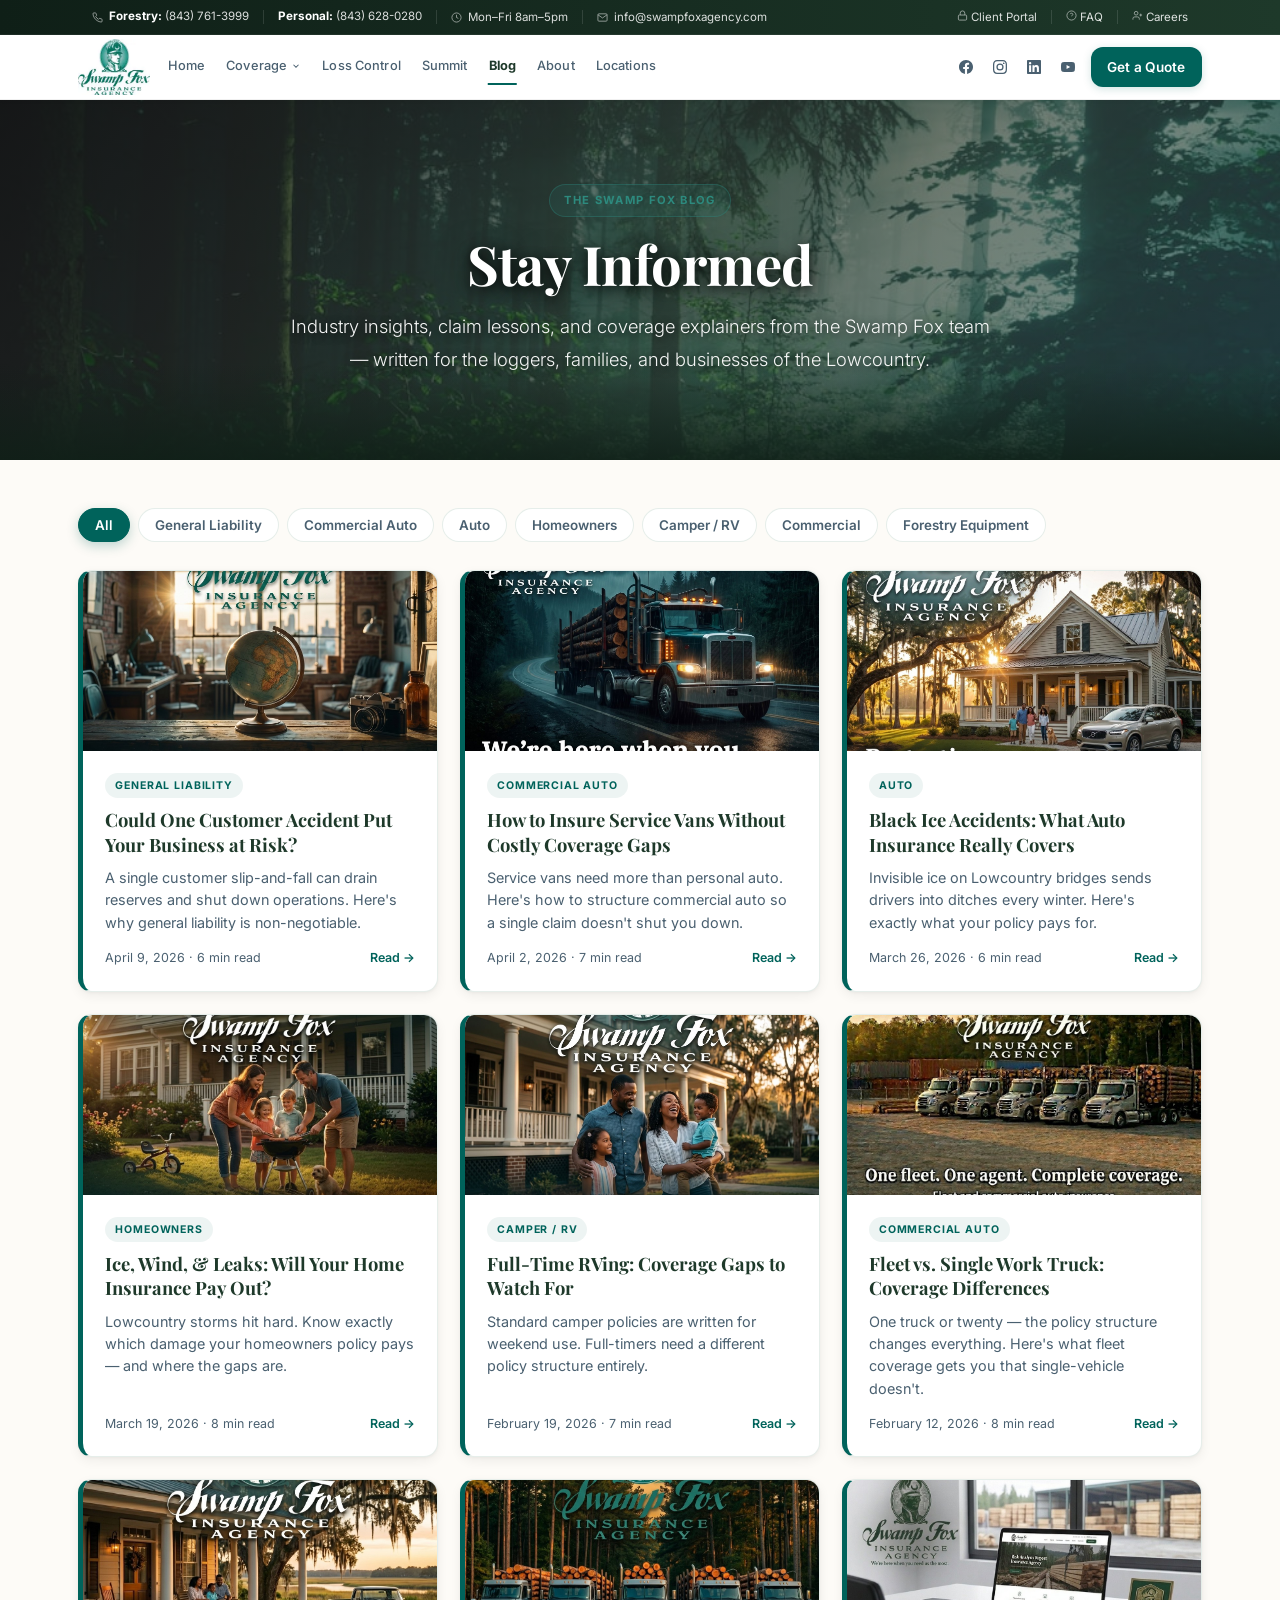
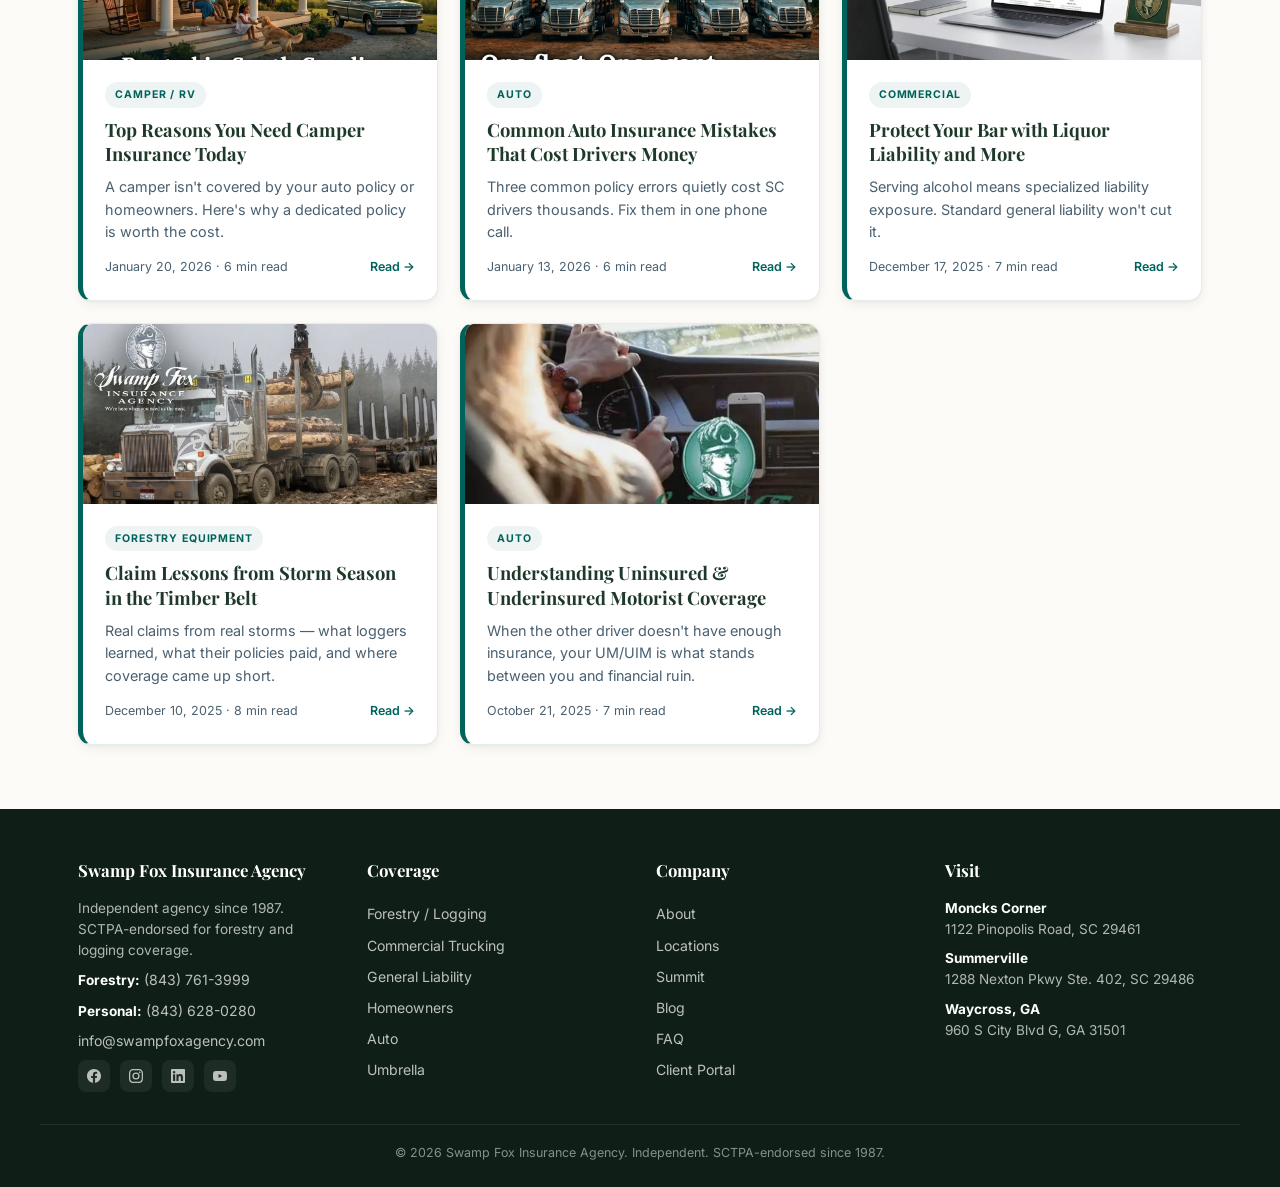
<file: blog/index.html>
<!DOCTYPE html>
<html lang="en">
<head>
<meta charset="UTF-8">
<meta name="viewport" content="width=device-width,initial-scale=1">
<title>Insurance Insights &amp; Industry News | Swamp Fox Insurance Agency Blog — Moncks Corner, SC</title>
<meta name="description" content="Practical insurance guidance from Swamp Fox Insurance Agency: logging &amp; forestry claims, commercial trucking, homeowners, auto, RV, liquor liability, and personal lines coverage tips for South Carolina families and businesses. SCTPA-endorsed since 1987.">
<meta name="keywords" content="insurance blog South Carolina, logging insurance news, forestry insurance articles, commercial trucking insurance, homeowners insurance tips SC, auto insurance Moncks Corner, UM UIM coverage, camper RV insurance, liquor liability, general liability small business, Swamp Fox Insurance Agency">
<meta name="robots" content="index, follow, max-image-preview:large, max-snippet:-1">
<meta name="googlebot" content="index, follow, max-image-preview:large, max-snippet:-1">
<meta name="author" content="Swamp Fox Insurance Agency">
<meta name="geo.region" content="US-SC">
<meta name="geo.placename" content="Moncks Corner, South Carolina">
<link rel="canonical" href="https://bensachwitz-ctrl.github.io/swampfoxweb/blog/">
<meta property="og:type" content="website">
<meta property="og:url" content="https://bensachwitz-ctrl.github.io/swampfoxweb/blog/">
<meta property="og:title" content="Swamp Fox Insurance Agency Blog | SC Logging, Forestry &amp; Family Insurance Insights">
<meta property="og:description" content="Practical insurance guidance for South Carolina families and businesses — logging, forestry, commercial trucking, homeowners, auto, RV, and liability coverage explained.">
<meta property="og:image" content="https://bensachwitz-ctrl.github.io/swampfoxweb/images/home-hero-bg.jpg">
<meta property="og:site_name" content="Swamp Fox Insurance Agency">
<meta name="twitter:card" content="summary_large_image">
<meta name="twitter:site" content="@swampfoxagency">
<meta name="twitter:title" content="Swamp Fox Insurance Agency Blog">
<meta name="twitter:description" content="Practical insurance guidance for SC families and businesses — logging, trucking, home, auto, RV, and liability coverage explained.">
<meta name="twitter:image" content="https://bensachwitz-ctrl.github.io/swampfoxweb/images/home-hero-bg.jpg">
<meta name="theme-color" content="#1E392A">
<script type="application/ld+json">
{"@context":"https://schema.org","@type":"Blog","@id":"https://bensachwitz-ctrl.github.io/swampfoxweb/blog/#blog","name":"Swamp Fox Insurance Agency Blog","description":"Insurance insights, claim lessons, and coverage guides from an SCTPA-endorsed independent agency serving the Southeast since 1987.","inLanguage":"en-US","publisher":{"@type":"Organization","@id":"https://swampfoxagency.com/#agency","name":"Swamp Fox Insurance Agency","logo":{"@type":"ImageObject","url":"https://bensachwitz-ctrl.github.io/swampfoxweb/images/logo-swamp-fox-nav.webp"}},"url":"https://bensachwitz-ctrl.github.io/swampfoxweb/blog/"}
</script>
<script type="application/ld+json">
{"@context":"https://schema.org","@type":"BreadcrumbList","itemListElement":[{"@type":"ListItem","position":1,"name":"Home","item":"https://bensachwitz-ctrl.github.io/swampfoxweb/"},{"@type":"ListItem","position":2,"name":"Blog","item":"https://bensachwitz-ctrl.github.io/swampfoxweb/blog/"}]}
</script>
<link rel="icon" type="image/svg+xml" href="data:image/svg+xml,<svg xmlns='http://www.w3.org/2000/svg' viewBox='0 0 32 32'><rect width='32' height='32' rx='5' fill='%231E392A'/><path d='M16 5L10 14h3l-2 6h10l-2-6h3L16 5z' fill='%232D8A7E'/><path d='M16 24v3' stroke='%232D8A7E' stroke-width='2' stroke-linecap='round'/></svg>">
<link rel="preconnect" href="https://fonts.googleapis.com">
<link rel="preconnect" href="https://fonts.gstatic.com" crossorigin>
<link href="https://fonts.googleapis.com/css2?family=Playfair+Display:wght@400;600;700&family=Inter:wght@300;400;500;600;700&display=swap" rel="stylesheet">
<link rel="stylesheet" href="blog.css">
<script src="nav.js" defer></script>
</head>
<body>

<!-- Top contact bar -->
<div class="nav-topbar">
  <div class="wrap">
    <div class="nav-topbar-inner">
      <span class="nav-info-item"><svg width="11" height="11" fill="none" stroke="currentColor" stroke-width="2" viewBox="0 0 24 24"><path d="M22 16.92v3a2 2 0 01-2.18 2 19.79 19.79 0 01-8.63-3.07 19.5 19.5 0 01-6-6 19.79 19.79 0 01-3.07-8.67A2 2 0 014.11 2h3a2 2 0 012 1.72c.127.96.361 1.903.7 2.81a2 2 0 01-.45 2.11L8.09 9.91a16 16 0 006 6l1.27-1.27a2 2 0 012.11-.45c.907.339 1.85.573 2.81.7A2 2 0 0122 16.92z"/></svg> <a href="tel:8437613999"><strong>Forestry:</strong>&nbsp;(843)&nbsp;761-3999</a></span>
      <span class="nav-topbar-div"></span>
      <span class="nav-info-item"><a href="tel:8436280280"><strong>Personal:</strong>&nbsp;(843)&nbsp;628-0280</a></span>
      <span class="nav-topbar-div"></span>
      <span class="nav-info-item"><svg width="11" height="11" fill="none" stroke="currentColor" stroke-width="2" viewBox="0 0 24 24"><circle cx="12" cy="12" r="10"/><polyline points="12 6 12 12 16 14"/></svg> Mon–Fri 8am–5pm</span>
      <span class="nav-topbar-div"></span>
      <span class="nav-info-item"><svg width="11" height="11" fill="none" stroke="currentColor" stroke-width="2" viewBox="0 0 24 24"><path d="M4 4h16c1.1 0 2 .9 2 2v12c0 1.1-.9 2-2 2H4c-1.1 0-2-.9-2-2V6c0-1.1.9-2 2-2z"/><polyline points="22,6 12,13 2,6"/></svg> <a href="mailto:info@swampfoxagency.com">info@swampfoxagency.com</a></span>
      <span class="nav-topbar-div nav-topbar-spacer"></span>
      <span class="nav-info-item"><a href="https://portal.csr24.com/mvc/7613999" target="_blank" rel="noopener"><svg width="11" height="11" fill="none" stroke="currentColor" stroke-width="2" viewBox="0 0 24 24"><rect x="3" y="11" width="18" height="11" rx="2"/><path d="M7 11V7a5 5 0 0110 0v4"/></svg> Client&nbsp;Portal</a></span>
      <span class="nav-topbar-div"></span>
      <span class="nav-info-item"><a href="../#faq"><svg width="11" height="11" fill="none" stroke="currentColor" stroke-width="2" viewBox="0 0 24 24"><circle cx="12" cy="12" r="10"/><path d="M9.09 9a3 3 0 015.83 1c0 2-3 3-3 3M12 17h.01"/></svg> FAQ</a></span>
      <span class="nav-topbar-div"></span>
      <span class="nav-info-item"><a href="https://www.linkedin.com/company/swamp-fox-agency/jobs/" target="_blank" rel="noopener"><svg width="11" height="11" fill="none" stroke="currentColor" stroke-width="2" viewBox="0 0 24 24"><path d="M16 21v-2a4 4 0 00-4-4H6a4 4 0 00-4 4v2"/><circle cx="9" cy="7" r="4"/><path d="M22 11h-6M19 8v6"/></svg> Careers</a></span>
    </div>
  </div>
</div>

<nav class="nav" id="siteNav">
  <div class="wrap">
    <div class="nav-inner">
      <a class="nav-logo" href="../" aria-label="Swamp Fox Insurance Agency — Home">
        <img src="../images/logo-swamp-fox-nav.webp" alt="Swamp Fox Insurance Agency">
      </a>
      <div class="nav-links" id="navLinks">
        <div class="nav-link-wrap"><a class="nav-link" href="../">Home</a></div>
        <div class="nav-link-wrap" id="navCoverage">
          <a class="nav-link" href="../#services" aria-haspopup="true" aria-expanded="false">
            <span>Coverage</span>
            <svg width="10" height="10" fill="none" stroke="currentColor" stroke-width="2.5" viewBox="0 0 24 24" style="margin-left:4px;transition:transform .25s ease"><path d="M6 9l6 6 6-6"/></svg>
          </a>
          <div class="nav-dropdown" role="menu">
          <a class="nav-dropdown-item" href="../#forestry">
            <div class="nav-dd-icon"><svg width="18" height="18" fill="none" stroke="currentColor" stroke-width="2" viewBox="0 0 24 24"><path d="M12 3L4 14h4l-3 7h14l-3-7h4L12 3z"/></svg></div>
            <div>
              <div class="nav-dd-label">Forestry / Logging</div>
              <div class="nav-dd-desc">Logger's broad form, equipment, liability</div>
            </div>
          </a>
          <a class="nav-dropdown-item" href="../#trucking">
            <div class="nav-dd-icon"><svg width="18" height="18" fill="none" stroke="currentColor" stroke-width="2" viewBox="0 0 24 24"><rect x="1" y="3" width="15" height="13" rx="2"/><path d="M16 8h4l3 3.5V16h-7V8z"/><circle cx="5.5" cy="18.5" r="2.5"/><circle cx="18.5" cy="18.5" r="2.5"/></svg></div>
            <div>
              <div class="nav-dd-label">Commercial Trucking</div>
              <div class="nav-dd-desc">Auto, cargo, FMCSA filings, fleets</div>
            </div>
          </a>
          <a class="nav-dropdown-item" href="../#cargo">
            <div class="nav-dd-icon"><svg width="18" height="18" fill="none" stroke="currentColor" stroke-width="2" viewBox="0 0 24 24"><path d="M21 16V8a2 2 0 00-1-1.73l-7-4a2 2 0 00-2 0l-7 4A2 2 0 003 8v8a2 2 0 001 1.73l7 4a2 2 0 002 0l7-4A2 2 0 0021 16z"/></svg></div>
            <div>
              <div class="nav-dd-label">Cargo & Physical Damage</div>
              <div class="nav-dd-desc">Motor truck cargo, trailer interchange</div>
            </div>
          </a>
          <a class="nav-dropdown-item" href="../#gl">
            <div class="nav-dd-icon"><svg width="18" height="18" fill="none" stroke="currentColor" stroke-width="2" viewBox="0 0 24 24"><path d="M12 22s8-4 8-10V5l-8-3-8 3v7c0 6 8 10 8 10z"/></svg></div>
            <div>
              <div class="nav-dd-label">General Liability</div>
              <div class="nav-dd-desc">Business liability & commercial property</div>
            </div>
          </a>
          <a class="nav-dropdown-item" href="../#homeins">
            <div class="nav-dd-icon"><svg width="18" height="18" fill="none" stroke="currentColor" stroke-width="2" viewBox="0 0 24 24"><path d="M3 9l9-7 9 7v11a2 2 0 01-2 2H5a2 2 0 01-2-2z"/><path d="M9 22V12h6v10"/></svg></div>
            <div>
              <div class="nav-dd-label">Homeowners</div>
              <div class="nav-dd-desc">Dwelling, contents, liability, flood</div>
            </div>
          </a>
          <a class="nav-dropdown-item" href="../#autoins">
            <div class="nav-dd-icon"><svg width="18" height="18" fill="none" stroke="currentColor" stroke-width="2" viewBox="0 0 24 24"><path d="M5 17h14M5 17a2 2 0 01-2-2V9a2 2 0 012-2h1l2-3h8l2 3h1a2 2 0 012 2v6a2 2 0 01-2 2M5 17a2 2 0 100 4 2 2 0 000-4zM19 17a2 2 0 100 4 2 2 0 000-4z"/></svg></div>
            <div>
              <div class="nav-dd-label">Auto Insurance</div>
              <div class="nav-dd-desc">Car, truck, motorcycle, boat, ATV</div>
            </div>
          </a>
          <a class="nav-dropdown-item" href="../#life">
            <div class="nav-dd-icon"><svg width="18" height="18" fill="none" stroke="currentColor" stroke-width="2" viewBox="0 0 24 24"><path d="M20.84 4.61a5.5 5.5 0 00-7.78 0L12 5.67l-1.06-1.06a5.5 5.5 0 00-7.78 7.78l1.06 1.06L12 21.23l7.78-7.78 1.06-1.06a5.5 5.5 0 000-7.78z"/></svg></div>
            <div>
              <div class="nav-dd-label">Life & Health</div>
              <div class="nav-dd-desc">Term, whole life, individual health</div>
            </div>
          </a>
          <a class="nav-dropdown-item" href="../#umbrella">
            <div class="nav-dd-icon"><svg width="18" height="18" fill="none" stroke="currentColor" stroke-width="2" viewBox="0 0 24 24"><path d="M12 2v2M12 22v-6M4.93 4.93l1.41 1.41M17.66 17.66l1.41 1.41M2 12h2M22 12h-2M4.93 19.07l1.41-1.41M17.66 6.34l1.41-1.41"/><path d="M22 12a10 10 0 00-20 0h20z"/></svg></div>
            <div>
              <div class="nav-dd-label">Umbrella & Excess</div>
              <div class="nav-dd-desc">Excess liability above primary limits</div>
            </div>
          </a>
          </div>
        </div>
        <div class="nav-link-wrap"><a class="nav-link" href="../#losscontrol">Loss Control</a></div>
        <div class="nav-link-wrap"><a class="nav-link" href="../#summit">Summit</a></div>
        <div class="nav-link-wrap"><a class="nav-link active" href="index.html">Blog</a></div>
        <div class="nav-link-wrap"><a class="nav-link" href="../#about">About</a></div>
        <div class="nav-link-wrap"><a class="nav-link" href="../#locations">Locations</a></div>
      </div>
      <div class="nav-right">
        <div class="nav-social">
          <a href="https://www.facebook.com/SFOXAGENCY/" target="_blank" rel="noopener" aria-label="Facebook"><svg width="14" height="14" fill="currentColor" viewBox="0 0 24 24"><path d="M24 12.073c0-6.627-5.373-12-12-12s-12 5.373-12 12c0 5.99 4.388 10.954 10.125 11.854v-8.385H7.078v-3.47h3.047V9.43c0-3.007 1.792-4.669 4.533-4.669 1.312 0 2.686.235 2.686.235v2.953H15.83c-1.491 0-1.956.925-1.956 1.874v2.25h3.328l-.532 3.47h-2.796v8.385C19.612 23.027 24 18.062 24 12.073z"/></svg></a>
          <a href="https://www.instagram.com/swampfoxagency/" target="_blank" rel="noopener" aria-label="Instagram"><svg width="14" height="14" fill="currentColor" viewBox="0 0 24 24"><path d="M12 2.163c3.204 0 3.584.012 4.85.07 3.252.148 4.771 1.691 4.919 4.919.058 1.265.069 1.645.069 4.849 0 3.205-.012 3.584-.069 4.849-.149 3.225-1.664 4.771-4.919 4.919-1.266.058-1.644.07-4.85.07-3.204 0-3.584-.012-4.849-.07-3.26-.149-4.771-1.699-4.919-4.92-.058-1.265-.07-1.644-.07-4.849 0-3.204.013-3.583.07-4.849.149-3.227 1.664-4.771 4.919-4.919 1.266-.057 1.645-.069 4.849-.069zM12 0C8.741 0 8.333.014 7.053.072 2.695.272.273 2.69.073 7.052.014 8.333 0 8.741 0 12c0 3.259.014 3.668.072 4.948.2 4.358 2.618 6.78 6.98 6.98C8.333 23.986 8.741 24 12 24c3.259 0 3.668-.014 4.948-.072 4.354-.2 6.782-2.618 6.979-6.98.059-1.28.073-1.689.073-4.948 0-3.259-.014-3.667-.072-4.947-.196-4.354-2.617-6.78-6.979-6.98C15.668.014 15.259 0 12 0zm0 5.838a6.162 6.162 0 100 12.324 6.162 6.162 0 000-12.324zM12 16a4 4 0 110-8 4 4 0 010 8zm6.406-11.845a1.44 1.44 0 100 2.881 1.44 1.44 0 000-2.881z"/></svg></a>
          <a href="https://www.linkedin.com/company/swamp-fox-agency" target="_blank" rel="noopener" aria-label="LinkedIn"><svg width="14" height="14" fill="currentColor" viewBox="0 0 24 24"><path d="M20.447 20.452h-3.554v-5.569c0-1.328-.027-3.037-1.852-3.037-1.853 0-2.136 1.445-2.136 2.939v5.667H9.351V9h3.414v1.561h.046c.477-.9 1.637-1.85 3.37-1.85 3.601 0 4.267 2.37 4.267 5.455v6.286zM5.337 7.433a2.062 2.062 0 01-2.063-2.065 2.064 2.064 0 112.063 2.065zm1.782 13.019H3.555V9h3.564v11.452zM22.225 0H1.771C.792 0 0 .774 0 1.729v20.542C0 23.227.792 24 1.771 24h20.451C23.2 24 24 23.227 24 22.271V1.729C24 .774 23.2 0 22.222 0h.003z"/></svg></a>
          <a href="https://www.youtube.com/@swampfoxagency" target="_blank" rel="noopener" aria-label="YouTube"><svg width="14" height="14" fill="currentColor" viewBox="0 0 24 24"><path d="M23.498 6.186a3.016 3.016 0 00-2.122-2.136C19.505 3.545 12 3.545 12 3.545s-7.505 0-9.377.505A3.017 3.017 0 00.502 6.186C0 8.07 0 12 0 12s0 3.93.502 5.814a3.016 3.016 0 002.122 2.136c1.871.505 9.376.505 9.376.505s7.505 0 9.377-.505a3.015 3.015 0 002.122-2.136C24 15.93 24 12 24 12s0-3.93-.502-5.814zM9.545 15.568V8.432L15.818 12l-6.273 3.568z"/></svg></a>
        </div>
        <a class="nav-link nav-cta" href="../#quote">Get a Quote</a>
      </div>
      <button class="ham" id="navHam" aria-label="Menu" aria-expanded="false">
        <span></span><span></span><span></span>
      </button>
    </div>
  </div>
</nav>

<div class="mobile-menu" id="mobileMenu">
  <div style="padding:24px">
    <div style="display:flex;justify-content:space-between;align-items:center;margin-bottom:28px">
      <img src="../images/logo-swamp-fox-nav.webp" alt="Swamp Fox" style="height:40px;object-fit:contain">
      <button id="mobileClose" aria-label="Close menu" style="color:#fff;font-size:2rem;width:44px;height:44px;display:flex;align-items:center;justify-content:center;background:transparent;border:none;cursor:pointer">&times;</button>
    </div>
    <a class="mob-link" href="../">Home</a>
    <a class="mob-link" href="../#services">Coverage</a>
    <a class="mob-link" href="../#losscontrol">Loss Control</a>
    <a class="mob-link" href="../#summit">Summit</a>
    <a class="mob-link" href="index.html">Blog</a>
    <a class="mob-link" href="../#about">About</a>
    <a class="mob-link" href="../#locations">Locations</a>
    <div style="margin-top:28px;padding-top:20px;border-top:1px solid rgba(255,255,255,.08)">
      <div style="margin-bottom:8px"><span style="font-size:.65rem;color:rgba(255,255,255,.4);text-transform:uppercase;letter-spacing:.1em">Forestry / Commercial</span><a href="tel:8437613999" style="color:var(--teal-lt);font-weight:600;display:block;font-size:1.05rem">(843) 761-3999</a></div>
      <div style="margin-bottom:14px"><span style="font-size:.65rem;color:rgba(255,255,255,.4);text-transform:uppercase;letter-spacing:.1em">Personal / Small Commercial</span><a href="tel:8436280280" style="color:var(--teal-lt);font-weight:600;display:block;font-size:1.05rem">(843) 628-0280</a></div>
      <a href="mailto:info@swampfoxagency.com" style="color:rgba(255,255,255,.65);font-weight:500;font-size:.85rem;display:block;margin-bottom:16px">info@swampfoxagency.com</a>
      <a href="../#quote" style="background:var(--teal);color:#fff;padding:14px 20px;border-radius:var(--r-lg);font-weight:600;width:100%;text-align:center;border:none;cursor:pointer;display:block">Get a Free Quote</a>
    </div>
  </div>
</div>

<!-- Hero -->
<section class="listing-hero">
  <div class="listing-hero-bg"></div>
  <div class="listing-hero-inner">
    <span class="label">The Swamp Fox Blog</span>
    <h1>Stay Informed</h1>
    <p>Industry insights, claim lessons, and coverage explainers from the Swamp Fox team — written for the loggers, families, and businesses of the Lowcountry.</p>
  </div>
</section>

<!-- Listing -->
<section class="listing-section">
  <div class="listing-controls" id="cat-controls" role="tablist" aria-label="Filter by category"></div>
  <div class="listing-grid" id="listing-grid"></div>
</section>

<!-- Footer -->
<footer class="site-footer">
  <div class="footer-inner">
    <div class="footer-col">
      <h5>Swamp Fox Insurance Agency</h5>
      <p>Independent agency since 1987. SCTPA-endorsed for forestry and logging coverage.</p>
      <p><strong style="color:#fff">Forestry:</strong> <a href="tel:8437613999" style="display:inline">(843) 761-3999</a></p>
      <p><strong style="color:#fff">Personal:</strong> <a href="tel:8436280280" style="display:inline">(843) 628-0280</a></p>
      <p><a href="mailto:info@swampfoxagency.com" style="display:inline">info@swampfoxagency.com</a></p>
      <div class="footer-social" aria-label="Social media">
        <a href="https://www.facebook.com/SFOXAGENCY/" target="_blank" rel="noopener" aria-label="Facebook"><svg width="14" height="14" fill="rgba(255,255,255,.7)" viewBox="0 0 24 24"><path d="M24 12.073c0-6.627-5.373-12-12-12s-12 5.373-12 12c0 5.99 4.388 10.954 10.125 11.854v-8.385H7.078v-3.47h3.047V9.43c0-3.007 1.792-4.669 4.533-4.669 1.312 0 2.686.235 2.686.235v2.953H15.83c-1.491 0-1.956.925-1.956 1.874v2.25h3.328l-.532 3.47h-2.796v8.385C19.612 23.027 24 18.062 24 12.073z"/></svg></a>
        <a href="https://www.instagram.com/swampfoxagency/" target="_blank" rel="noopener" aria-label="Instagram"><svg width="14" height="14" fill="rgba(255,255,255,.7)" viewBox="0 0 24 24"><path d="M12 2.163c3.204 0 3.584.012 4.85.07 3.252.148 4.771 1.691 4.919 4.919.058 1.265.069 1.645.069 4.849 0 3.205-.012 3.584-.069 4.849-.149 3.225-1.664 4.771-4.919 4.919-1.266.058-1.644.07-4.85.07-3.204 0-3.584-.012-4.849-.07-3.26-.149-4.771-1.699-4.919-4.92-.058-1.265-.07-1.644-.07-4.849 0-3.204.013-3.583.07-4.849.149-3.227 1.664-4.771 4.919-4.919 1.266-.057 1.645-.069 4.849-.069zM12 0C8.741 0 8.333.014 7.053.072 2.695.272.273 2.69.073 7.052.014 8.333 0 8.741 0 12c0 3.259.014 3.668.072 4.948.2 4.358 2.618 6.78 6.98 6.98C8.333 23.986 8.741 24 12 24c3.259 0 3.668-.014 4.948-.072 4.354-.2 6.782-2.618 6.979-6.98.059-1.28.073-1.689.073-4.948 0-3.259-.014-3.667-.072-4.947-.196-4.354-2.617-6.78-6.979-6.98C15.668.014 15.259 0 12 0zm0 5.838a6.162 6.162 0 100 12.324 6.162 6.162 0 000-12.324zM12 16a4 4 0 110-8 4 4 0 010 8zm6.406-11.845a1.44 1.44 0 100 2.881 1.44 1.44 0 000-2.881z"/></svg></a>
        <a href="https://www.linkedin.com/company/swamp-fox-agency" target="_blank" rel="noopener" aria-label="LinkedIn"><svg width="14" height="14" fill="rgba(255,255,255,.7)" viewBox="0 0 24 24"><path d="M20.447 20.452h-3.554v-5.569c0-1.328-.027-3.037-1.852-3.037-1.853 0-2.136 1.445-2.136 2.939v5.667H9.351V9h3.414v1.561h.046c.477-.9 1.637-1.85 3.37-1.85 3.601 0 4.267 2.37 4.267 5.455v6.286zM5.337 7.433a2.062 2.062 0 01-2.063-2.065 2.064 2.064 0 112.063 2.065zm1.782 13.019H3.555V9h3.564v11.452zM22.225 0H1.771C.792 0 0 .774 0 1.729v20.542C0 23.227.792 24 1.771 24h20.451C23.2 24 24 23.227 24 22.271V1.729C24 .774 23.2 0 22.222 0h.003z"/></svg></a>
        <a href="https://www.youtube.com/@swampfoxagency" target="_blank" rel="noopener" aria-label="YouTube"><svg width="14" height="14" fill="rgba(255,255,255,.7)" viewBox="0 0 24 24"><path d="M23.498 6.186a3.016 3.016 0 00-2.122-2.136C19.505 3.545 12 3.545 12 3.545s-7.505 0-9.377.505A3.017 3.017 0 00.502 6.186C0 8.07 0 12 0 12s0 3.93.502 5.814a3.016 3.016 0 002.122 2.136c1.871.505 9.376.505 9.376.505s7.505 0 9.377-.505a3.015 3.015 0 002.122-2.136C24 15.93 24 12 24 12s0-3.93-.502-5.814zM9.545 15.568V8.432L15.818 12l-6.273 3.568z"/></svg></a>
      </div>
    </div>
    <div class="footer-col">
      <h5>Coverage</h5>
      <a href="../#forestry">Forestry / Logging</a>
      <a href="../#trucking">Commercial Trucking</a>
      <a href="../#gl">General Liability</a>
      <a href="../#homeins">Homeowners</a>
      <a href="../#autoins">Auto</a>
      <a href="../#umbrella">Umbrella</a>
    </div>
    <div class="footer-col">
      <h5>Company</h5>
      <a href="../#about">About</a>
      <a href="../#locations">Locations</a>
      <a href="../#summit">Summit</a>
      <a href="index.html">Blog</a>
      <a href="../#faq">FAQ</a>
      <a href="https://portal.csr24.com/mvc/7613999" target="_blank" rel="noopener">Client Portal</a>
    </div>
    <div class="footer-col">
      <h5>Visit</h5>
      <p><strong style="color:#fff">Moncks Corner</strong><br>1122 Pinopolis Road, SC 29461</p>
      <p><strong style="color:#fff">Summerville</strong><br>1288 Nexton Pkwy Ste. 402, SC 29486</p>
      <p><strong style="color:#fff">Waycross, GA</strong><br>960 S City Blvd G, GA 31501</p>
    </div>
  </div>
  <div class="footer-bottom">
    &copy; <span id="yr"></span> Swamp Fox Insurance Agency. Independent. SCTPA-endorsed since 1987.
  </div>
</footer>

<script src="posts.js"></script>
<script>
  document.getElementById('yr').textContent = new Date().getFullYear();
  const grid = document.getElementById('listing-grid');
  const controls = document.getElementById('cat-controls');
  const posts = window.SF_POSTS;
  const cats = ['All', ...new Set(posts.map(p => p.category))];
  let active = 'All';

  function render() {
    grid.innerHTML = posts
      .filter(p => active === 'All' || p.category === active)
      .map(p => `
        <a class="post-card" href="${p.slug}.html">
          <img class="post-card-image" src="${p.image}" alt="" loading="lazy" decoding="async">
          <div class="post-card-body">
            <span class="cat-tag">${p.category}</span>
            <h3>${p.title}</h3>
            <p>${p.excerpt}</p>
            <div class="post-card-meta">
              <span>${p.date} · ${p.readTime}</span>
              <span class="read-more">Read &rarr;</span>
            </div>
          </div>
        </a>
      `).join('');
  }

  controls.innerHTML = cats.map(c =>
    `<button class="cat-chip${c === active ? ' is-active' : ''}" data-cat="${c}">${c}</button>`
  ).join('');
  controls.addEventListener('click', e => {
    const btn = e.target.closest('.cat-chip');
    if (!btn) return;
    active = btn.dataset.cat;
    controls.querySelectorAll('.cat-chip').forEach(b => b.classList.toggle('is-active', b.dataset.cat === active));
    render();
  });

  render();
</script>

</body>
</html>
</file>
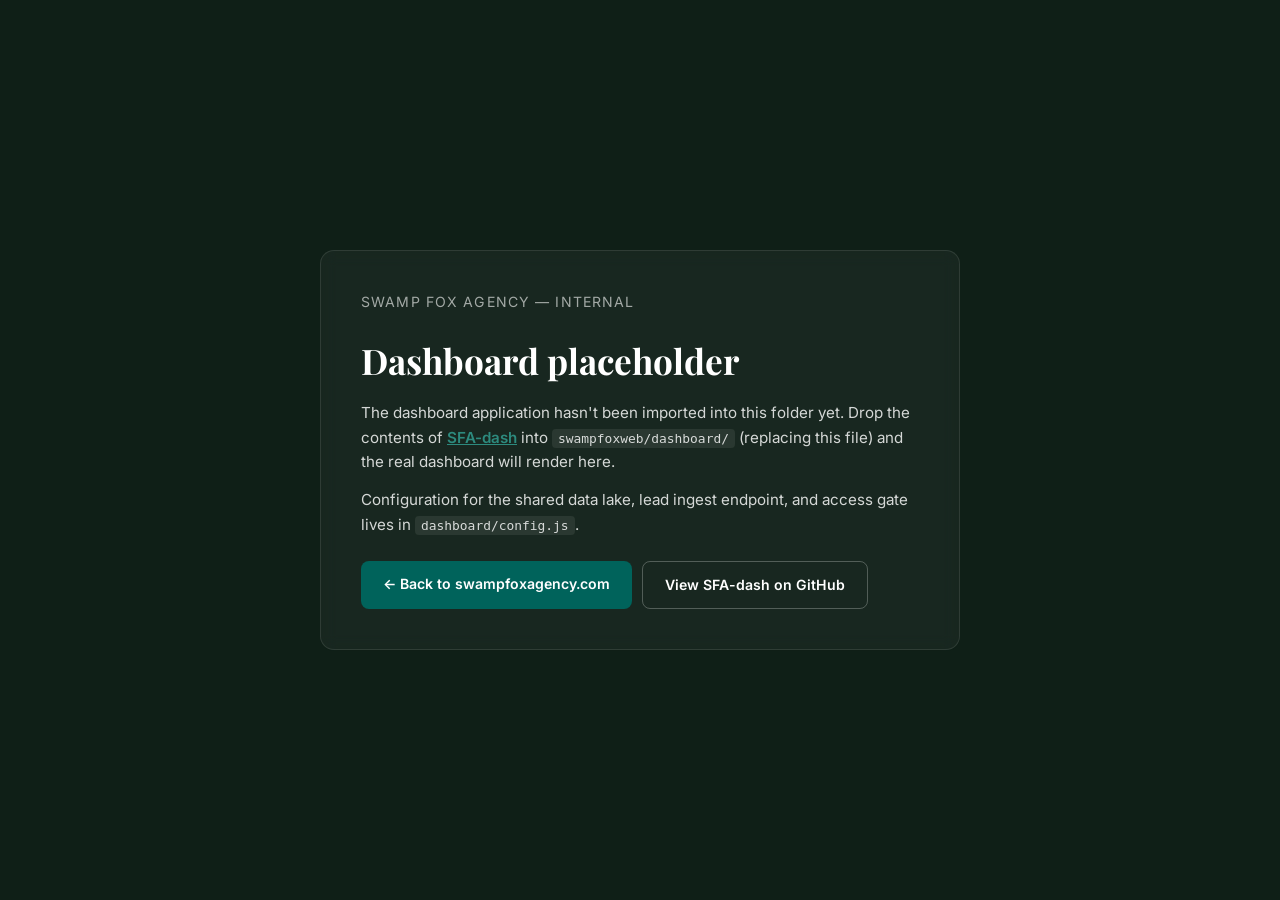
<file: dashboard/index.html>
<!DOCTYPE html>
<html lang="en">
<head>
<meta charset="UTF-8">
<meta name="viewport" content="width=device-width,initial-scale=1">
<title>Dashboard Placeholder | Swamp Fox Insurance Agency</title>
<meta name="robots" content="noindex, nofollow">
<link rel="icon" type="image/svg+xml" href="data:image/svg+xml,<svg xmlns='http://www.w3.org/2000/svg' viewBox='0 0 32 32'><rect width='32' height='32' rx='5' fill='%231E392A'/><path d='M16 5L10 14h3l-2 6h10l-2-6h3L16 5z' fill='%232D8A7E'/></svg>">
<link rel="preconnect" href="https://fonts.googleapis.com">
<link rel="preconnect" href="https://fonts.gstatic.com" crossorigin>
<link href="https://fonts.googleapis.com/css2?family=Playfair+Display:wght@600;700&family=Inter:wght@400;500;600&display=swap" rel="stylesheet">
<style>
  *{box-sizing:border-box;margin:0;padding:0}
  body{font-family:'Inter',system-ui,sans-serif;background:#0F1F17;color:#FDFBF7;min-height:100vh;display:flex;align-items:center;justify-content:center;padding:24px;line-height:1.6}
  .card{max-width:640px;background:rgba(255,255,255,.04);border:1px solid rgba(255,255,255,.1);border-radius:14px;padding:40px;backdrop-filter:blur(8px)}
  h1{font-family:'Playfair Display',serif;font-size:clamp(1.6rem,3vw,2.2rem);margin-bottom:12px;color:#fff}
  .sub{color:rgba(255,255,255,.6);font-size:.88rem;text-transform:uppercase;letter-spacing:.08em;margin-bottom:20px}
  p{color:rgba(255,255,255,.82);margin-bottom:14px;font-size:.95rem}
  code{font-family:ui-monospace,SFMono-Regular,Menlo,monospace;font-size:.85em;background:rgba(255,255,255,.08);padding:2px 6px;border-radius:4px}
  a{color:#2D8A7E;font-weight:600}
  a:hover{color:#fff}
  .actions{margin-top:24px;display:flex;gap:10px;flex-wrap:wrap}
  .btn{display:inline-block;padding:12px 22px;border-radius:8px;font-size:.88rem;font-weight:600;text-decoration:none;transition:all .2s}
  .btn-primary{background:#00635B;color:#fff}
  .btn-primary:hover{background:#2D8A7E;color:#fff}
  .btn-outline{background:transparent;color:#fff;border:1px solid rgba(255,255,255,.25)}
  .btn-outline:hover{border-color:#2D8A7E;color:#2D8A7E}
</style>
</head>
<body>
  <div class="card">
    <div class="sub">Swamp Fox Agency — Internal</div>
    <h1>Dashboard placeholder</h1>
    <p>The dashboard application hasn't been imported into this folder yet. Drop the contents of <a href="https://github.com/bensachwitz-ctrl/SFA-dash" rel="noopener">SFA-dash</a> into <code>swampfoxweb/dashboard/</code> (replacing this file) and the real dashboard will render here.</p>
    <p>Configuration for the shared data lake, lead ingest endpoint, and access gate lives in <code>dashboard/config.js</code>.</p>
    <div class="actions">
      <a class="btn btn-primary" href="../">&larr; Back to swampfoxagency.com</a>
      <a class="btn btn-outline" href="https://github.com/bensachwitz-ctrl/SFA-dash" rel="noopener" target="_blank">View SFA-dash on GitHub</a>
    </div>
  </div>
<script src="config.js"></script>
</body>
</html>
</file>
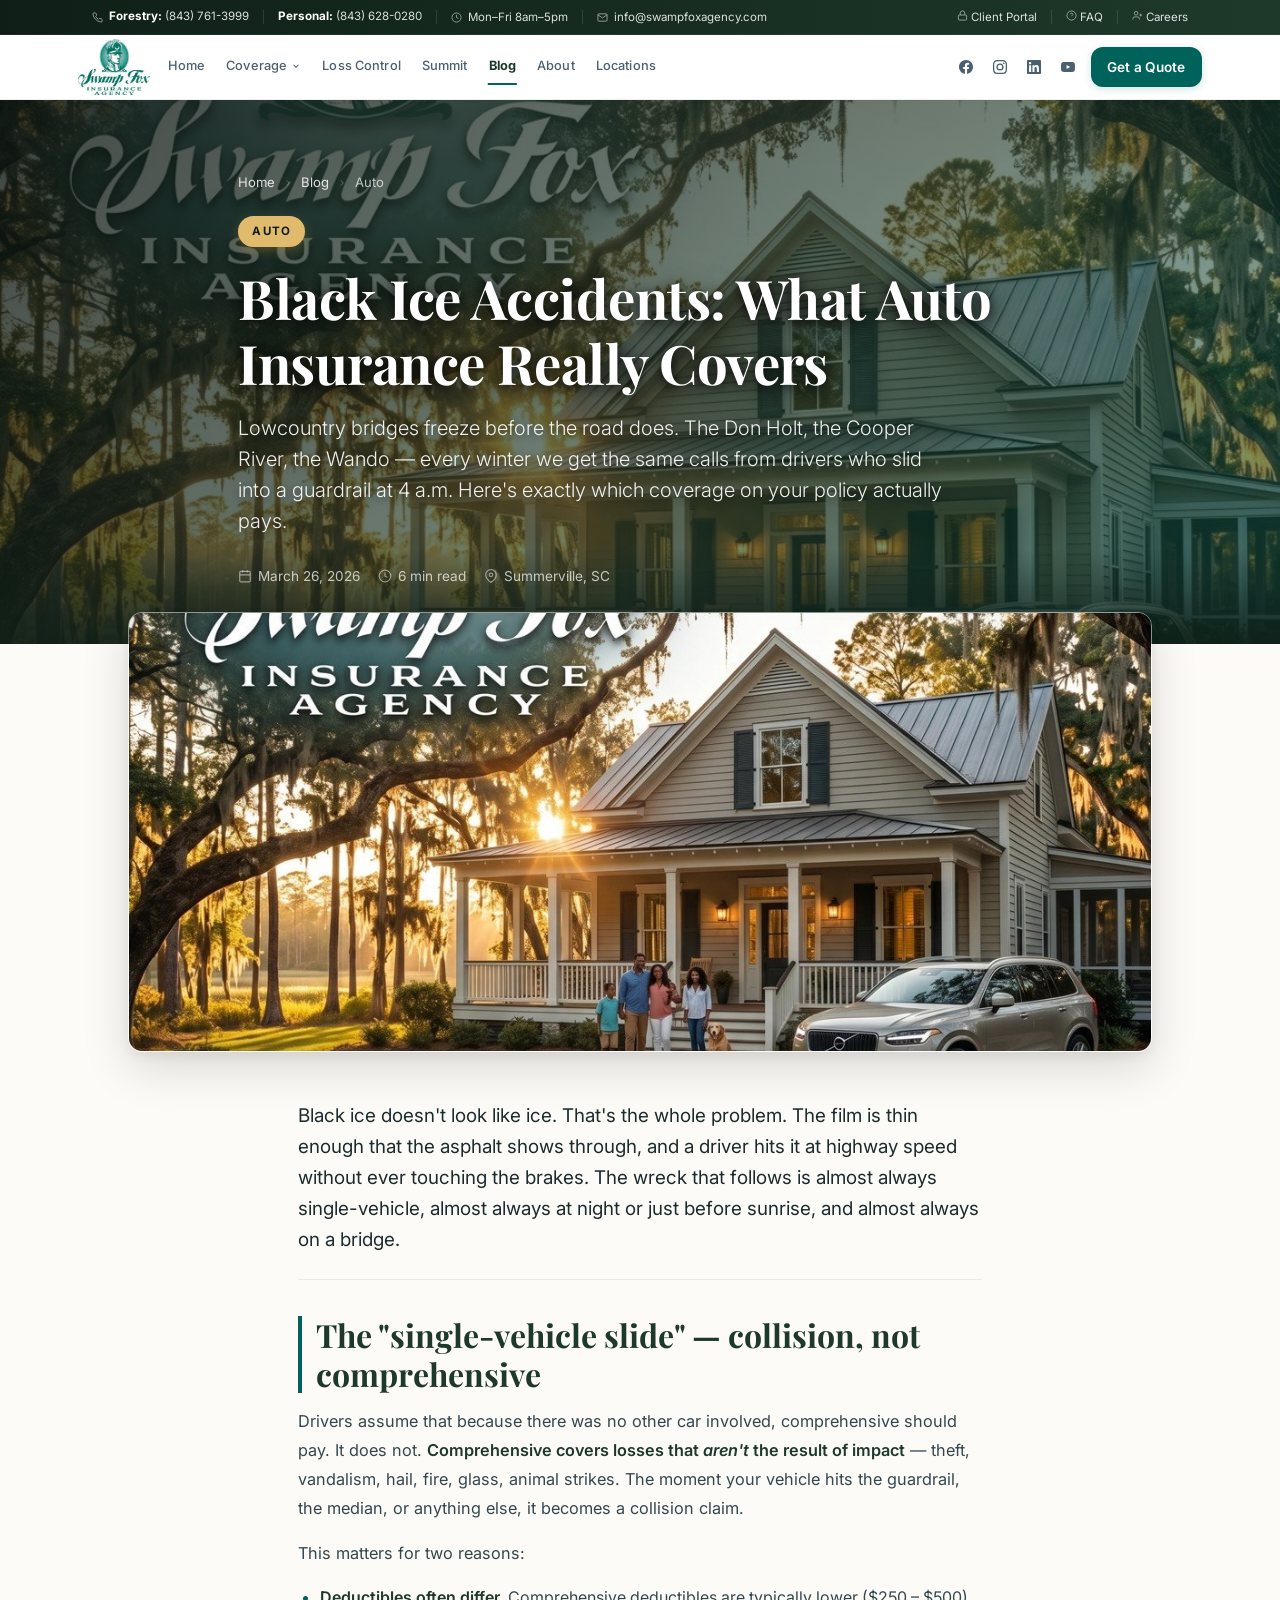
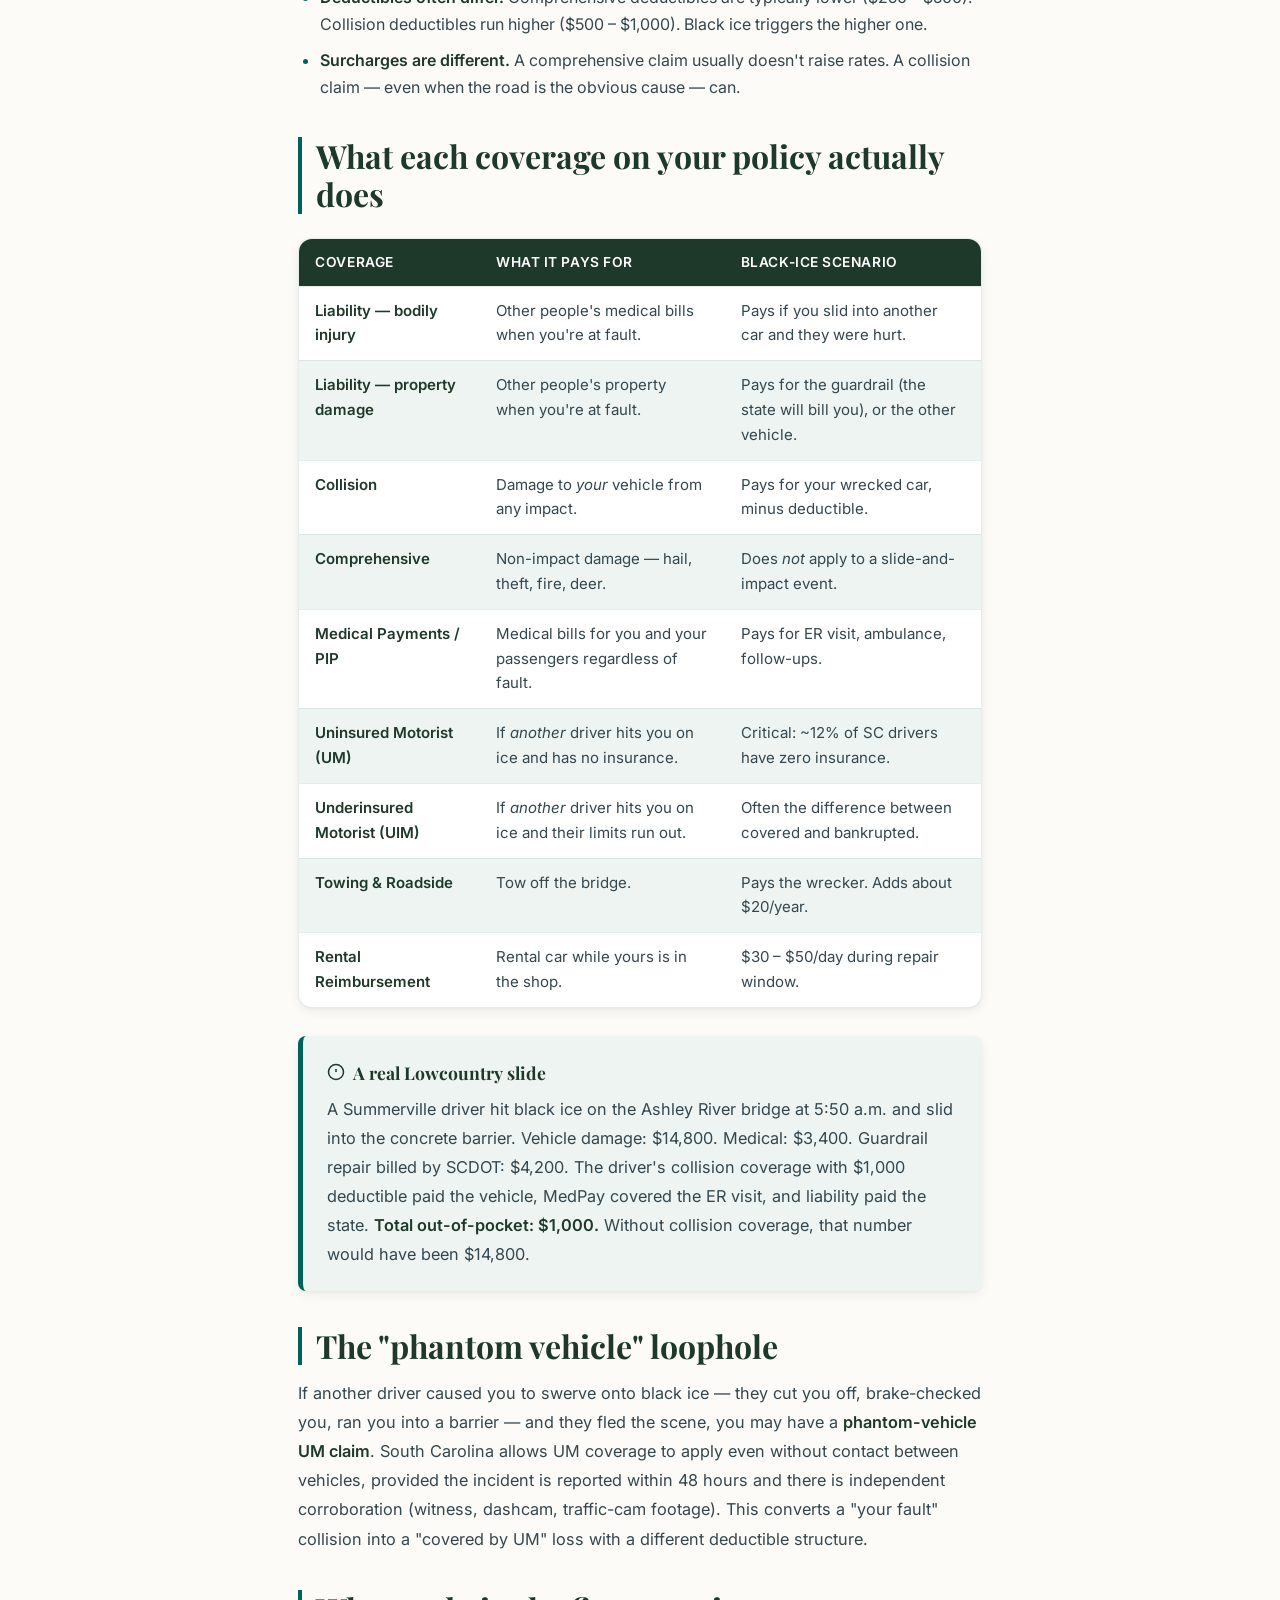
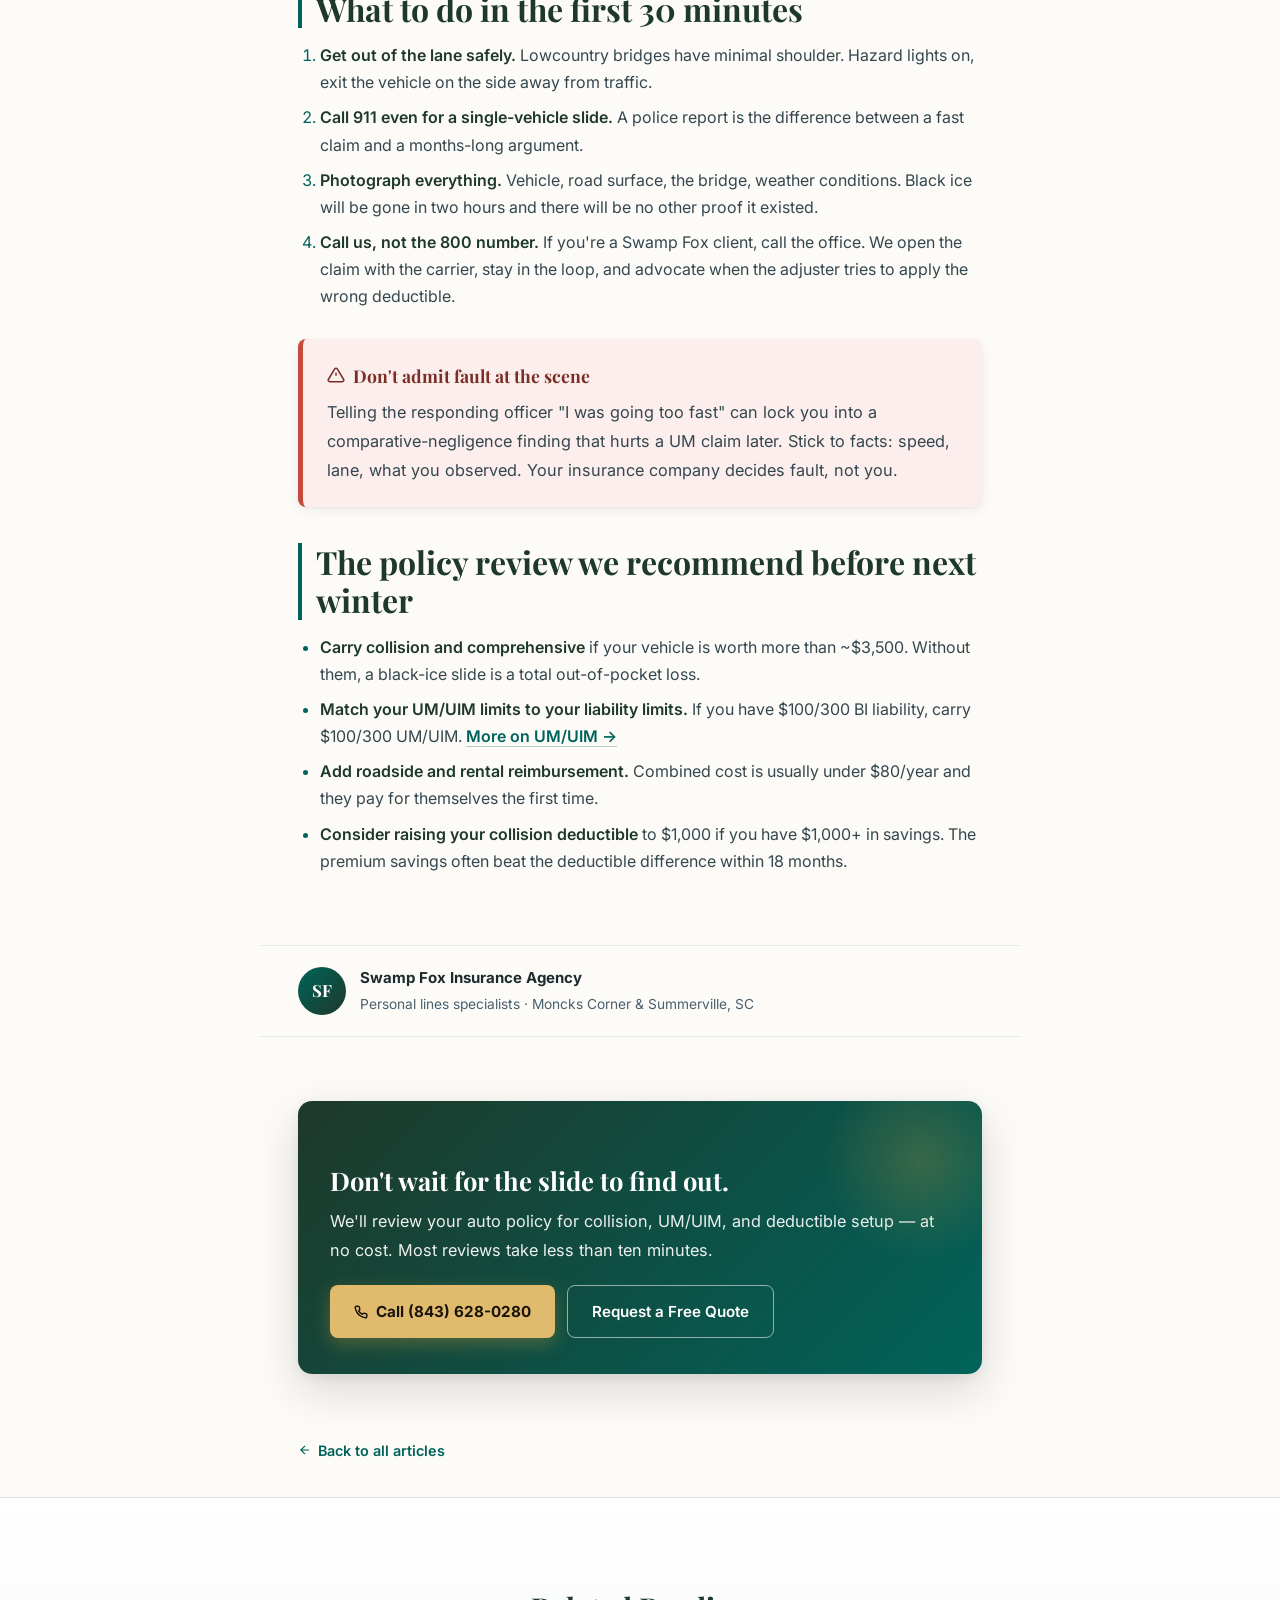
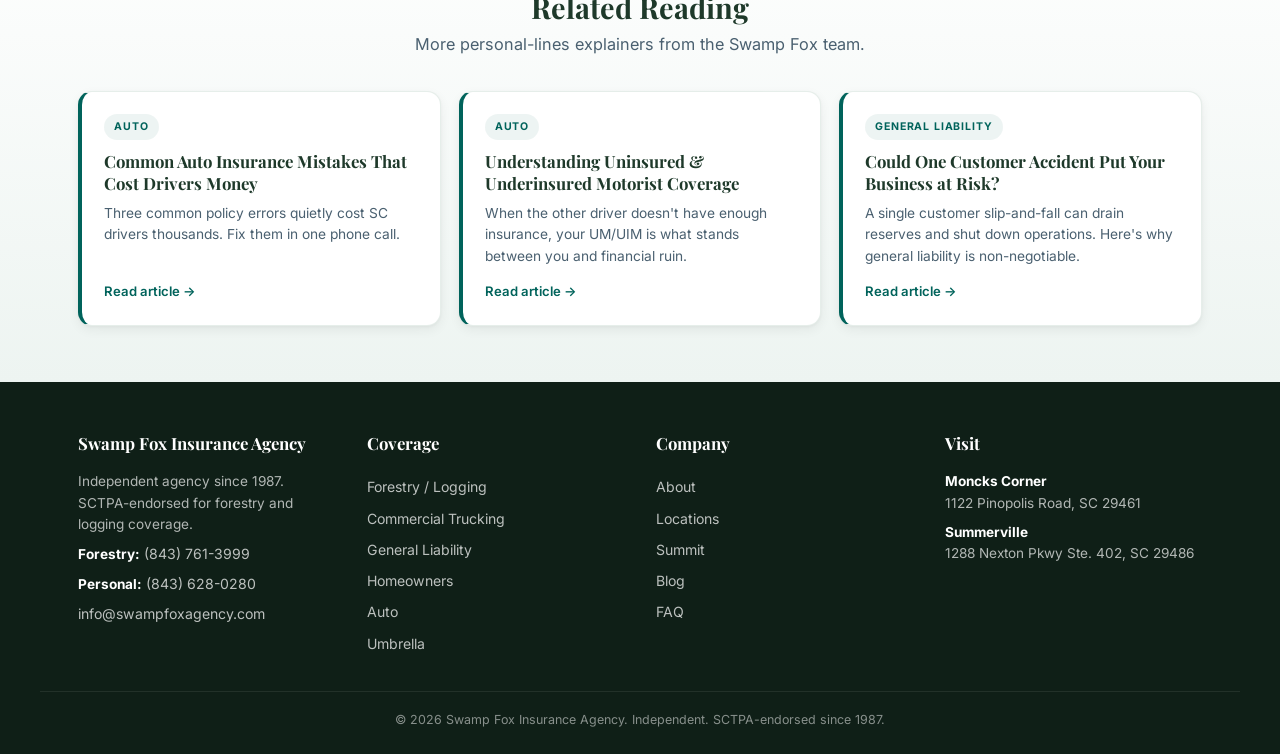
<file: blog/black-ice-accidents-what-auto-insurance-really-covers.html>
<!DOCTYPE html>
<html lang="en">
<head>
<meta charset="UTF-8">
<meta name="viewport" content="width=device-width,initial-scale=1">
<title>Black Ice Accidents: What Auto Insurance Really Covers | Swamp Fox Insurance</title>
<meta name="description" content="Invisible ice on Lowcountry bridges sends drivers into ditches every winter. Here's exactly which coverage pays — collision, comprehensive, liability, UM/UIM — and what doesn't.">
<meta name="keywords" content="black ice auto insurance, collision coverage South Carolina, comprehensive vs collision, single-vehicle accident claim, Lowcountry driving, winter driving insurance SC, auto insurance Moncks Corner, Summerville auto policy, Swamp Fox Insurance">
<meta name="robots" content="index, follow, max-image-preview:large, max-snippet:-1">
<meta name="googlebot" content="index, follow, max-image-preview:large, max-snippet:-1">
<meta name="author" content="Swamp Fox Insurance Agency">
<meta name="geo.region" content="US-SC">
<meta name="geo.placename" content="Moncks Corner, South Carolina">
<link rel="canonical" href="https://bensachwitz-ctrl.github.io/swampfoxweb/blog/black-ice-accidents-what-auto-insurance-really-covers.html">
<meta property="og:type" content="article">
<meta property="og:title" content="Black Ice Accidents: What Auto Insurance Really Covers">
<meta property="og:description" content="Black ice = collision event, not comprehensive. Here's how each coverage on your auto policy responds when you slide on a Summerville bridge.">
<meta property="og:image" content="https://bensachwitz-ctrl.github.io/swampfoxweb/images/brand-home-suv.jpg">
<meta property="article:published_time" content="2026-03-26">
<meta property="article:section" content="Auto">
<meta name="theme-color" content="#1E392A">
<meta name="twitter:card" content="summary_large_image">
<meta name="twitter:site" content="@swampfoxagency">
<meta name="twitter:title" content="Black Ice Accidents: What Auto Insurance Really Covers">
<meta name="twitter:description" content="Black ice = collision event, not comprehensive. Here's how each coverage on your auto policy responds when you slide on a Summerville bridge.">
<meta name="twitter:image" content="https://bensachwitz-ctrl.github.io/swampfoxweb/images/brand-home-suv.jpg">
<script type="application/ld+json">
{"@context": "https://schema.org", "@type": "BlogPosting", "headline": "Black Ice Accidents: What Auto Insurance Really Covers", "datePublished": "2026-03-26", "author": {"@type": "Organization", "name": "Swamp Fox Insurance Agency"}, "publisher": {"@type": "Organization", "name": "Swamp Fox Insurance Agency", "logo": {"@type": "ImageObject", "url": "https://bensachwitz-ctrl.github.io/swampfoxweb/images/logo-swamp-fox-nav.webp"}, "@id": "https://swampfoxagency.com/#agency"}, "image": "https://bensachwitz-ctrl.github.io/swampfoxweb/images/brand-home-suv.jpg", "articleSection": "Auto", "mainEntityOfPage": "https://bensachwitz-ctrl.github.io/swampfoxweb/blog/black-ice-accidents-what-auto-insurance-really-covers.html", "inLanguage": "en-US", "dateModified": "2026-04-23", "keywords": "black ice auto insurance, collision coverage South Carolina, comprehensive vs collision, single-vehicle accident claim, Lowcountry driving, winter driving insurance SC, auto insurance Moncks Corner, Summerville auto policy, Swamp Fox Insurance", "description": "Invisible ice on Lowcountry bridges sends drivers into ditches every winter. Here's exactly which coverage pays — collision, comprehensive, liability, UM/UIM — and what doesn't."}
</script>
<link rel="icon" type="image/svg+xml" href="data:image/svg+xml,<svg xmlns='http://www.w3.org/2000/svg' viewBox='0 0 32 32'><rect width='32' height='32' rx='5' fill='%231E392A'/><path d='M16 5L10 14h3l-2 6h10l-2-6h3L16 5z' fill='%232D8A7E'/><path d='M16 24v3' stroke='%232D8A7E' stroke-width='2' stroke-linecap='round'/></svg>">
<link rel="preconnect" href="https://fonts.googleapis.com">
<link rel="preconnect" href="https://fonts.gstatic.com" crossorigin>
<link href="https://fonts.googleapis.com/css2?family=Playfair+Display:wght@400;600;700&family=Inter:wght@300;400;500;600;700&display=swap" rel="stylesheet">
<link rel="stylesheet" href="blog.css">
<script src="nav.js" defer></script>
</head>
<body>

<div class="nav-topbar">
  <div class="wrap">
    <div class="nav-topbar-inner">
      <span class="nav-info-item"><svg width="11" height="11" fill="none" stroke="currentColor" stroke-width="2" viewBox="0 0 24 24"><path d="M22 16.92v3a2 2 0 01-2.18 2 19.79 19.79 0 01-8.63-3.07 19.5 19.5 0 01-6-6 19.79 19.79 0 01-3.07-8.67A2 2 0 014.11 2h3a2 2 0 012 1.72c.127.96.361 1.903.7 2.81a2 2 0 01-.45 2.11L8.09 9.91a16 16 0 006 6l1.27-1.27a2 2 0 012.11-.45c.907.339 1.85.573 2.81.7A2 2 0 0122 16.92z"/></svg> <a href="tel:8437613999"><strong>Forestry:</strong>&nbsp;(843)&nbsp;761-3999</a></span>
      <span class="nav-topbar-div"></span>
      <span class="nav-info-item"><a href="tel:8436280280"><strong>Personal:</strong>&nbsp;(843)&nbsp;628-0280</a></span>
      <span class="nav-topbar-div"></span>
      <span class="nav-info-item"><svg width="11" height="11" fill="none" stroke="currentColor" stroke-width="2" viewBox="0 0 24 24"><circle cx="12" cy="12" r="10"/><polyline points="12 6 12 12 16 14"/></svg> Mon–Fri 8am–5pm</span>
      <span class="nav-topbar-div"></span>
      <span class="nav-info-item"><svg width="11" height="11" fill="none" stroke="currentColor" stroke-width="2" viewBox="0 0 24 24"><path d="M4 4h16c1.1 0 2 .9 2 2v12c0 1.1-.9 2-2 2H4c-1.1 0-2-.9-2-2V6c0-1.1.9-2 2-2z"/><polyline points="22,6 12,13 2,6"/></svg> <a href="mailto:info@swampfoxagency.com">info@swampfoxagency.com</a></span>
      <span class="nav-topbar-div nav-topbar-spacer"></span>
      <span class="nav-info-item"><a href="https://portal.csr24.com/mvc/7613999" target="_blank" rel="noopener"><svg width="11" height="11" fill="none" stroke="currentColor" stroke-width="2" viewBox="0 0 24 24"><rect x="3" y="11" width="18" height="11" rx="2"/><path d="M7 11V7a5 5 0 0110 0v4"/></svg> Client&nbsp;Portal</a></span>
      <span class="nav-topbar-div"></span>
      <span class="nav-info-item"><a href="../#faq"><svg width="11" height="11" fill="none" stroke="currentColor" stroke-width="2" viewBox="0 0 24 24"><circle cx="12" cy="12" r="10"/><path d="M9.09 9a3 3 0 015.83 1c0 2-3 3-3 3M12 17h.01"/></svg> FAQ</a></span>
      <span class="nav-topbar-div"></span>
      <span class="nav-info-item"><a href="https://www.linkedin.com/company/swamp-fox-agency/jobs/" target="_blank" rel="noopener"><svg width="11" height="11" fill="none" stroke="currentColor" stroke-width="2" viewBox="0 0 24 24"><path d="M16 21v-2a4 4 0 00-4-4H6a4 4 0 00-4 4v2"/><circle cx="9" cy="7" r="4"/><path d="M22 11h-6M19 8v6"/></svg> Careers</a></span>
    </div>
  </div>
</div>

<nav class="nav" id="siteNav">
  <div class="wrap">
    <div class="nav-inner">
      <a class="nav-logo" href="../" aria-label="Swamp Fox Insurance Agency — Home">
        <img src="../images/logo-swamp-fox-nav.webp" alt="Swamp Fox Insurance Agency">
      </a>
      <div class="nav-links" id="navLinks">
        <div class="nav-link-wrap"><a class="nav-link" href="../">Home</a></div>
        <div class="nav-link-wrap" id="navCoverage">
          <a class="nav-link" href="../#services" aria-haspopup="true" aria-expanded="false">
            <span>Coverage</span>
            <svg width="10" height="10" fill="none" stroke="currentColor" stroke-width="2.5" viewBox="0 0 24 24" style="margin-left:4px;transition:transform .25s ease"><path d="M6 9l6 6 6-6"/></svg>
          </a>
          <div class="nav-dropdown" role="menu">
          <a class="nav-dropdown-item" href="../#forestry">
            <div class="nav-dd-icon"><svg width="18" height="18" fill="none" stroke="currentColor" stroke-width="2" viewBox="0 0 24 24"><path d="M12 3L4 14h4l-3 7h14l-3-7h4L12 3z"/></svg></div>
            <div>
              <div class="nav-dd-label">Forestry / Logging</div>
              <div class="nav-dd-desc">Logger's broad form, equipment, liability</div>
            </div>
          </a>
          <a class="nav-dropdown-item" href="../#trucking">
            <div class="nav-dd-icon"><svg width="18" height="18" fill="none" stroke="currentColor" stroke-width="2" viewBox="0 0 24 24"><rect x="1" y="3" width="15" height="13" rx="2"/><path d="M16 8h4l3 3.5V16h-7V8z"/><circle cx="5.5" cy="18.5" r="2.5"/><circle cx="18.5" cy="18.5" r="2.5"/></svg></div>
            <div>
              <div class="nav-dd-label">Commercial Trucking</div>
              <div class="nav-dd-desc">Auto, cargo, FMCSA filings, fleets</div>
            </div>
          </a>
          <a class="nav-dropdown-item" href="../#cargo">
            <div class="nav-dd-icon"><svg width="18" height="18" fill="none" stroke="currentColor" stroke-width="2" viewBox="0 0 24 24"><path d="M21 16V8a2 2 0 00-1-1.73l-7-4a2 2 0 00-2 0l-7 4A2 2 0 003 8v8a2 2 0 001 1.73l7 4a2 2 0 002 0l7-4A2 2 0 0021 16z"/></svg></div>
            <div>
              <div class="nav-dd-label">Cargo & Physical Damage</div>
              <div class="nav-dd-desc">Motor truck cargo, trailer interchange</div>
            </div>
          </a>
          <a class="nav-dropdown-item" href="../#gl">
            <div class="nav-dd-icon"><svg width="18" height="18" fill="none" stroke="currentColor" stroke-width="2" viewBox="0 0 24 24"><path d="M12 22s8-4 8-10V5l-8-3-8 3v7c0 6 8 10 8 10z"/></svg></div>
            <div>
              <div class="nav-dd-label">General Liability</div>
              <div class="nav-dd-desc">Business liability & commercial property</div>
            </div>
          </a>
          <a class="nav-dropdown-item" href="../#homeins">
            <div class="nav-dd-icon"><svg width="18" height="18" fill="none" stroke="currentColor" stroke-width="2" viewBox="0 0 24 24"><path d="M3 9l9-7 9 7v11a2 2 0 01-2 2H5a2 2 0 01-2-2z"/><path d="M9 22V12h6v10"/></svg></div>
            <div>
              <div class="nav-dd-label">Homeowners</div>
              <div class="nav-dd-desc">Dwelling, contents, liability, flood</div>
            </div>
          </a>
          <a class="nav-dropdown-item" href="../#autoins">
            <div class="nav-dd-icon"><svg width="18" height="18" fill="none" stroke="currentColor" stroke-width="2" viewBox="0 0 24 24"><path d="M5 17h14M5 17a2 2 0 01-2-2V9a2 2 0 012-2h1l2-3h8l2 3h1a2 2 0 012 2v6a2 2 0 01-2 2M5 17a2 2 0 100 4 2 2 0 000-4zM19 17a2 2 0 100 4 2 2 0 000-4z"/></svg></div>
            <div>
              <div class="nav-dd-label">Auto Insurance</div>
              <div class="nav-dd-desc">Car, truck, motorcycle, boat, ATV</div>
            </div>
          </a>
          <a class="nav-dropdown-item" href="../#life">
            <div class="nav-dd-icon"><svg width="18" height="18" fill="none" stroke="currentColor" stroke-width="2" viewBox="0 0 24 24"><path d="M20.84 4.61a5.5 5.5 0 00-7.78 0L12 5.67l-1.06-1.06a5.5 5.5 0 00-7.78 7.78l1.06 1.06L12 21.23l7.78-7.78 1.06-1.06a5.5 5.5 0 000-7.78z"/></svg></div>
            <div>
              <div class="nav-dd-label">Life & Health</div>
              <div class="nav-dd-desc">Term, whole life, individual health</div>
            </div>
          </a>
          <a class="nav-dropdown-item" href="../#umbrella">
            <div class="nav-dd-icon"><svg width="18" height="18" fill="none" stroke="currentColor" stroke-width="2" viewBox="0 0 24 24"><path d="M12 2v2M12 22v-6M4.93 4.93l1.41 1.41M17.66 17.66l1.41 1.41M2 12h2M22 12h-2M4.93 19.07l1.41-1.41M17.66 6.34l1.41-1.41"/><path d="M22 12a10 10 0 00-20 0h20z"/></svg></div>
            <div>
              <div class="nav-dd-label">Umbrella & Excess</div>
              <div class="nav-dd-desc">Excess liability above primary limits</div>
            </div>
          </a>
          </div>
        </div>
        <div class="nav-link-wrap"><a class="nav-link" href="../#losscontrol">Loss Control</a></div>
        <div class="nav-link-wrap"><a class="nav-link" href="../#summit">Summit</a></div>
        <div class="nav-link-wrap"><a class="nav-link active" href="index.html">Blog</a></div>
        <div class="nav-link-wrap"><a class="nav-link" href="../#about">About</a></div>
        <div class="nav-link-wrap"><a class="nav-link" href="../#locations">Locations</a></div>
      </div>
      <div class="nav-right">
        <div class="nav-social">
          <a href="https://www.facebook.com/SFOXAGENCY/" target="_blank" rel="noopener" aria-label="Facebook"><svg width="14" height="14" fill="currentColor" viewBox="0 0 24 24"><path d="M24 12.073c0-6.627-5.373-12-12-12s-12 5.373-12 12c0 5.99 4.388 10.954 10.125 11.854v-8.385H7.078v-3.47h3.047V9.43c0-3.007 1.792-4.669 4.533-4.669 1.312 0 2.686.235 2.686.235v2.953H15.83c-1.491 0-1.956.925-1.956 1.874v2.25h3.328l-.532 3.47h-2.796v8.385C19.612 23.027 24 18.062 24 12.073z"/></svg></a>
          <a href="https://www.instagram.com/swampfoxagency/" target="_blank" rel="noopener" aria-label="Instagram"><svg width="14" height="14" fill="currentColor" viewBox="0 0 24 24"><path d="M12 2.163c3.204 0 3.584.012 4.85.07 3.252.148 4.771 1.691 4.919 4.919.058 1.265.069 1.645.069 4.849 0 3.205-.012 3.584-.069 4.849-.149 3.225-1.664 4.771-4.919 4.919-1.266.058-1.644.07-4.85.07-3.204 0-3.584-.012-4.849-.07-3.26-.149-4.771-1.699-4.919-4.92-.058-1.265-.07-1.644-.07-4.849 0-3.204.013-3.583.07-4.849.149-3.227 1.664-4.771 4.919-4.919 1.266-.057 1.645-.069 4.849-.069zM12 0C8.741 0 8.333.014 7.053.072 2.695.272.273 2.69.073 7.052.014 8.333 0 8.741 0 12c0 3.259.014 3.668.072 4.948.2 4.358 2.618 6.78 6.98 6.98C8.333 23.986 8.741 24 12 24c3.259 0 3.668-.014 4.948-.072 4.354-.2 6.782-2.618 6.979-6.98.059-1.28.073-1.689.073-4.948 0-3.259-.014-3.667-.072-4.947-.196-4.354-2.617-6.78-6.979-6.98C15.668.014 15.259 0 12 0zm0 5.838a6.162 6.162 0 100 12.324 6.162 6.162 0 000-12.324zM12 16a4 4 0 110-8 4 4 0 010 8zm6.406-11.845a1.44 1.44 0 100 2.881 1.44 1.44 0 000-2.881z"/></svg></a>
          <a href="https://www.linkedin.com/company/swamp-fox-agency" target="_blank" rel="noopener" aria-label="LinkedIn"><svg width="14" height="14" fill="currentColor" viewBox="0 0 24 24"><path d="M20.447 20.452h-3.554v-5.569c0-1.328-.027-3.037-1.852-3.037-1.853 0-2.136 1.445-2.136 2.939v5.667H9.351V9h3.414v1.561h.046c.477-.9 1.637-1.85 3.37-1.85 3.601 0 4.267 2.37 4.267 5.455v6.286zM5.337 7.433a2.062 2.062 0 01-2.063-2.065 2.064 2.064 0 112.063 2.065zm1.782 13.019H3.555V9h3.564v11.452zM22.225 0H1.771C.792 0 0 .774 0 1.729v20.542C0 23.227.792 24 1.771 24h20.451C23.2 24 24 23.227 24 22.271V1.729C24 .774 23.2 0 22.222 0h.003z"/></svg></a>
          <a href="https://www.youtube.com/@swampfoxagency" target="_blank" rel="noopener" aria-label="YouTube"><svg width="14" height="14" fill="currentColor" viewBox="0 0 24 24"><path d="M23.498 6.186a3.016 3.016 0 00-2.122-2.136C19.505 3.545 12 3.545 12 3.545s-7.505 0-9.377.505A3.017 3.017 0 00.502 6.186C0 8.07 0 12 0 12s0 3.93.502 5.814a3.016 3.016 0 002.122 2.136c1.871.505 9.376.505 9.376.505s7.505 0 9.377-.505a3.015 3.015 0 002.122-2.136C24 15.93 24 12 24 12s0-3.93-.502-5.814zM9.545 15.568V8.432L15.818 12l-6.273 3.568z"/></svg></a>
        </div>
        <a class="nav-link nav-cta" href="../#quote">Get a Quote</a>
      </div>
      <button class="ham" id="navHam" aria-label="Menu" aria-expanded="false">
        <span></span><span></span><span></span>
      </button>
    </div>
  </div>
</nav>

<div class="mobile-menu" id="mobileMenu">
  <div style="padding:24px">
    <div style="display:flex;justify-content:space-between;align-items:center;margin-bottom:28px">
      <img src="../images/logo-swamp-fox-nav.webp" alt="Swamp Fox" style="height:40px;object-fit:contain">
      <button id="mobileClose" aria-label="Close menu" style="color:#fff;font-size:2rem;width:44px;height:44px;display:flex;align-items:center;justify-content:center;background:transparent;border:none;cursor:pointer">&times;</button>
    </div>
    <a class="mob-link" href="../">Home</a>
    <a class="mob-link" href="../#services">Coverage</a>
    <a class="mob-link" href="../#losscontrol">Loss Control</a>
    <a class="mob-link" href="../#summit">Summit</a>
    <a class="mob-link" href="index.html">Blog</a>
    <a class="mob-link" href="../#about">About</a>
    <a class="mob-link" href="../#locations">Locations</a>
    <div style="margin-top:28px;padding-top:20px;border-top:1px solid rgba(255,255,255,.08)">
      <div style="margin-bottom:8px"><span style="font-size:.65rem;color:rgba(255,255,255,.4);text-transform:uppercase;letter-spacing:.1em">Forestry / Commercial</span><a href="tel:8437613999" style="color:var(--teal-lt);font-weight:600;display:block;font-size:1.05rem">(843) 761-3999</a></div>
      <div style="margin-bottom:14px"><span style="font-size:.65rem;color:rgba(255,255,255,.4);text-transform:uppercase;letter-spacing:.1em">Personal / Small Commercial</span><a href="tel:8436280280" style="color:var(--teal-lt);font-weight:600;display:block;font-size:1.05rem">(843) 628-0280</a></div>
      <a href="mailto:info@swampfoxagency.com" style="color:rgba(255,255,255,.65);font-weight:500;font-size:.85rem;display:block;margin-bottom:16px">info@swampfoxagency.com</a>
      <a href="../#quote" style="background:var(--teal);color:#fff;padding:14px 20px;border-radius:var(--r-lg);font-weight:600;width:100%;text-align:center;border:none;cursor:pointer;display:block">Get a Free Quote</a>
    </div>
  </div>
</div>

<section class="article-hero"><div class="article-hero-bg" style="background-image:url('../images/brand-home-suv.jpg')"></div>
  <div class="article-hero-inner">
    <nav class="breadcrumbs" aria-label="Breadcrumb">
      <a href="../">Home</a>
      <svg width="10" height="10" fill="none" stroke="currentColor" stroke-width="2" viewBox="0 0 24 24"><path d="M9 18l6-6-6-6"/></svg>
      <a href="index.html">Blog</a>
      <svg width="10" height="10" fill="none" stroke="currentColor" stroke-width="2" viewBox="0 0 24 24"><path d="M9 18l6-6-6-6"/></svg>
      <span>Auto</span>
    </nav>
    <span class="cat-pill">Auto</span>
    <h1>Black Ice Accidents: What Auto Insurance Really Covers</h1>
    <p class="article-dek">Lowcountry bridges freeze before the road does. The Don Holt, the Cooper River, the Wando — every winter we get the same calls from drivers who slid into a guardrail at 4 a.m. Here's exactly which coverage on your policy actually pays.</p>
    <div class="article-meta">
      <span class="article-meta-item"><svg width="14" height="14" fill="none" stroke="currentColor" stroke-width="2" viewBox="0 0 24 24"><rect x="3" y="4" width="18" height="18" rx="2"/><path d="M16 2v4M8 2v4M3 10h18"/></svg>March 26, 2026</span>
      <span class="article-meta-item"><svg width="14" height="14" fill="none" stroke="currentColor" stroke-width="2" viewBox="0 0 24 24"><circle cx="12" cy="12" r="10"/><polyline points="12 6 12 12 16 14"/></svg>6 min read</span>
      <span class="article-meta-item"><svg width="14" height="14" fill="none" stroke="currentColor" stroke-width="2" viewBox="0 0 24 24"><path d="M21 10c0 7-9 13-9 13s-9-6-9-13a9 9 0 0118 0z"/><circle cx="12" cy="10" r="3"/></svg>Summerville, SC</span>
    </div>
  </div>
</section>

<div class="featured-image">
  <img src="../images/brand-home-suv.jpg" alt="SUV on a wet Lowcountry bridge at dawn" loading="eager" decoding="async">
</div>

<article class="article-body">
  <p class="lede">Black ice doesn't look like ice. That's the whole problem. The film is thin enough that the asphalt shows through, and a driver hits it at highway speed without ever touching the brakes. The wreck that follows is almost always single-vehicle, almost always at night or just before sunrise, and almost always on a bridge.</p>

  <h2>The "single-vehicle slide" — collision, not comprehensive</h2>
  <p>Drivers assume that because there was no other car involved, comprehensive should pay. It does not. <strong>Comprehensive covers losses that <em>aren't</em> the result of impact</strong> — theft, vandalism, hail, fire, glass, animal strikes. The moment your vehicle hits the guardrail, the median, or anything else, it becomes a collision claim.</p>
  <p>This matters for two reasons:</p>
  <ul>
    <li><strong>Deductibles often differ.</strong> Comprehensive deductibles are typically lower ($250 – $500). Collision deductibles run higher ($500 – $1,000). Black ice triggers the higher one.</li>
    <li><strong>Surcharges are different.</strong> A comprehensive claim usually doesn't raise rates. A collision claim — even when the road is the obvious cause — can.</li>
  </ul>

  <h2>What each coverage on your policy actually does</h2>
  <table class="coverage-table">
    <thead>
      <tr><th>Coverage</th><th>What it pays for</th><th>Black-ice scenario</th></tr>
    </thead>
    <tbody>
      <tr><td><strong>Liability — bodily injury</strong></td><td>Other people's medical bills when you're at fault.</td><td>Pays if you slid into another car and they were hurt.</td></tr>
      <tr><td><strong>Liability — property damage</strong></td><td>Other people's property when you're at fault.</td><td>Pays for the guardrail (the state will bill you), or the other vehicle.</td></tr>
      <tr><td><strong>Collision</strong></td><td>Damage to <em>your</em> vehicle from any impact.</td><td>Pays for your wrecked car, minus deductible.</td></tr>
      <tr><td><strong>Comprehensive</strong></td><td>Non-impact damage — hail, theft, fire, deer.</td><td>Does <em>not</em> apply to a slide-and-impact event.</td></tr>
      <tr><td><strong>Medical Payments / PIP</strong></td><td>Medical bills for you and your passengers regardless of fault.</td><td>Pays for ER visit, ambulance, follow-ups.</td></tr>
      <tr><td><strong>Uninsured Motorist (UM)</strong></td><td>If <em>another</em> driver hits you on ice and has no insurance.</td><td>Critical: ~12% of SC drivers have zero insurance.</td></tr>
      <tr><td><strong>Underinsured Motorist (UIM)</strong></td><td>If <em>another</em> driver hits you on ice and their limits run out.</td><td>Often the difference between covered and bankrupted.</td></tr>
      <tr><td><strong>Towing &amp; Roadside</strong></td><td>Tow off the bridge.</td><td>Pays the wrecker. Adds about $20/year.</td></tr>
      <tr><td><strong>Rental Reimbursement</strong></td><td>Rental car while yours is in the shop.</td><td>$30 – $50/day during repair window.</td></tr>
    </tbody>
  </table>

  <div class="callout">
    <div class="callout-title">
      <svg width="18" height="18" fill="none" stroke="currentColor" stroke-width="2" viewBox="0 0 24 24"><circle cx="12" cy="12" r="10"/><path d="M12 8v4M12 16h.01"/></svg>
      A real Lowcountry slide
    </div>
    <p>A Summerville driver hit black ice on the Ashley River bridge at 5:50 a.m. and slid into the concrete barrier. Vehicle damage: $14,800. Medical: $3,400. Guardrail repair billed by SCDOT: $4,200. The driver's collision coverage with $1,000 deductible paid the vehicle, MedPay covered the ER visit, and liability paid the state. <strong>Total out-of-pocket: $1,000.</strong> Without collision coverage, that number would have been $14,800.</p>
  </div>

  <h2>The "phantom vehicle" loophole</h2>
  <p>If another driver caused you to swerve onto black ice — they cut you off, brake-checked you, ran you into a barrier — and they fled the scene, you may have a <strong>phantom-vehicle UM claim</strong>. South Carolina allows UM coverage to apply even without contact between vehicles, provided the incident is reported within 48 hours and there is independent corroboration (witness, dashcam, traffic-cam footage). This converts a "your fault" collision into a "covered by UM" loss with a different deductible structure.</p>

  <h2>What to do in the first 30 minutes</h2>
  <ol>
    <li><strong>Get out of the lane safely.</strong> Lowcountry bridges have minimal shoulder. Hazard lights on, exit the vehicle on the side away from traffic.</li>
    <li><strong>Call 911 even for a single-vehicle slide.</strong> A police report is the difference between a fast claim and a months-long argument.</li>
    <li><strong>Photograph everything.</strong> Vehicle, road surface, the bridge, weather conditions. Black ice will be gone in two hours and there will be no other proof it existed.</li>
    <li><strong>Call us, not the 800 number.</strong> If you're a Swamp Fox client, call the office. We open the claim with the carrier, stay in the loop, and advocate when the adjuster tries to apply the wrong deductible.</li>
  </ol>

  <div class="callout callout--warn">
    <div class="callout-title">
      <svg width="18" height="18" fill="none" stroke="currentColor" stroke-width="2" viewBox="0 0 24 24"><path d="M10.29 3.86L1.82 18a2 2 0 001.71 3h16.94a2 2 0 001.71-3L13.71 3.86a2 2 0 00-3.42 0zM12 9v4M12 17h.01"/></svg>
      Don't admit fault at the scene
    </div>
    <p>Telling the responding officer "I was going too fast" can lock you into a comparative-negligence finding that hurts a UM claim later. Stick to facts: speed, lane, what you observed. Your insurance company decides fault, not you.</p>
  </div>

  <h2>The policy review we recommend before next winter</h2>
  <ul>
    <li><strong>Carry collision and comprehensive</strong> if your vehicle is worth more than ~$3,500. Without them, a black-ice slide is a total out-of-pocket loss.</li>
    <li><strong>Match your UM/UIM limits to your liability limits.</strong> If you have $100/300 BI liability, carry $100/300 UM/UIM. <a href="understanding-uninsured-and-underinsured-motorist-coverage.html">More on UM/UIM →</a></li>
    <li><strong>Add roadside and rental reimbursement.</strong> Combined cost is usually under $80/year and they pay for themselves the first time.</li>
    <li><strong>Consider raising your collision deductible</strong> to $1,000 if you have $1,000+ in savings. The premium savings often beat the deductible difference within 18 months.</li>
  </ul>
</article>

<div class="byline">
  <div class="byline-avatar">SF</div>
  <div class="byline-meta">
    <strong>Swamp Fox Insurance Agency</strong>
    Personal lines specialists · Moncks Corner &amp; Summerville, SC
  </div>
</div>

<section class="cta-box">
  <div class="cta-box-inner">
    <h3>Don't wait for the slide to find out.</h3>
    <p>We'll review your auto policy for collision, UM/UIM, and deductible setup — at no cost. Most reviews take less than ten minutes.</p>
    <div class="cta-box-buttons">
      <a class="btn-gold" href="tel:8436280280"><svg width="14" height="14" fill="none" stroke="currentColor" stroke-width="2.5" viewBox="0 0 24 24"><path d="M22 16.92v3a2 2 0 01-2.18 2 19.79 19.79 0 01-8.63-3.07 19.5 19.5 0 01-6-6 19.79 19.79 0 01-3.07-8.67A2 2 0 014.11 2h3a2 2 0 012 1.72c.127.96.361 1.903.7 2.81a2 2 0 01-.45 2.11L8.09 9.91a16 16 0 006 6l1.27-1.27a2 2 0 012.11-.45c.907.339 1.85.573 2.81.7A2 2 0 0122 16.92z"/></svg>Call (843) 628-0280</a>
      <a class="btn-ghost" href="../#quote">Request a Free Quote</a>
    </div>
  </div>
</section>

<div class="back-link">
  <a href="index.html"><svg width="14" height="14" fill="none" stroke="currentColor" stroke-width="2" viewBox="0 0 24 24"><path d="M19 12H5M12 19l-7-7 7-7"/></svg>Back to all articles</a>
</div>

<section class="related">
  <div class="related-inner">
    <h2>Related Reading</h2>
    <p class="related-sub">More personal-lines explainers from the Swamp Fox team.</p>
    <div class="related-grid" id="related-grid"></div>
  </div>
</section>

<footer class="site-footer">
  <div class="footer-inner">
    <div class="footer-col">
      <h5>Swamp Fox Insurance Agency</h5>
      <p>Independent agency since 1987. SCTPA-endorsed for forestry and logging coverage.</p>
      <p><strong style="color:#fff">Forestry:</strong> <a href="tel:8437613999" style="display:inline">(843) 761-3999</a></p>
      <p><strong style="color:#fff">Personal:</strong> <a href="tel:8436280280" style="display:inline">(843) 628-0280</a></p>
      <p><a href="mailto:info@swampfoxagency.com" style="display:inline">info@swampfoxagency.com</a></p>
    </div>
    <div class="footer-col">
      <h5>Coverage</h5>
      <a href="../#forestry">Forestry / Logging</a><a href="../#trucking">Commercial Trucking</a><a href="../#gl">General Liability</a><a href="../#homeins">Homeowners</a><a href="../#autoins">Auto</a><a href="../#umbrella">Umbrella</a>
    </div>
    <div class="footer-col">
      <h5>Company</h5>
      <a href="../#about">About</a><a href="../#locations">Locations</a><a href="../#summit">Summit</a><a href="index.html">Blog</a><a href="../#faq">FAQ</a>
    </div>
    <div class="footer-col">
      <h5>Visit</h5>
      <p><strong style="color:#fff">Moncks Corner</strong><br>1122 Pinopolis Road, SC 29461</p>
      <p><strong style="color:#fff">Summerville</strong><br>1288 Nexton Pkwy Ste. 402, SC 29486</p>
    </div>
  </div>
  <div class="footer-bottom">&copy; <span id="yr"></span> Swamp Fox Insurance Agency. Independent. SCTPA-endorsed since 1987.</div>
</footer>

<script src="posts.js"></script>
<script>
  document.getElementById('yr').textContent = new Date().getFullYear();
  const here = 'black-ice-accidents-what-auto-insurance-really-covers';
  const related = window.SF_POSTS.filter(p => p.slug !== here && p.category === 'Auto').slice(0, 3);
  const fill = window.SF_POSTS.filter(p => p.slug !== here && !related.includes(p)).slice(0, 3 - related.length);
  document.getElementById('related-grid').innerHTML = [...related, ...fill].map(p => `
    <a class="related-card" href="${p.slug}.html"><span class="cat-tag">${p.category}</span><h4>${p.title}</h4><p>${p.excerpt}</p><span class="read-more">Read article &rarr;</span></a>
  `).join('');
</script>

</body>
</html>
</file>
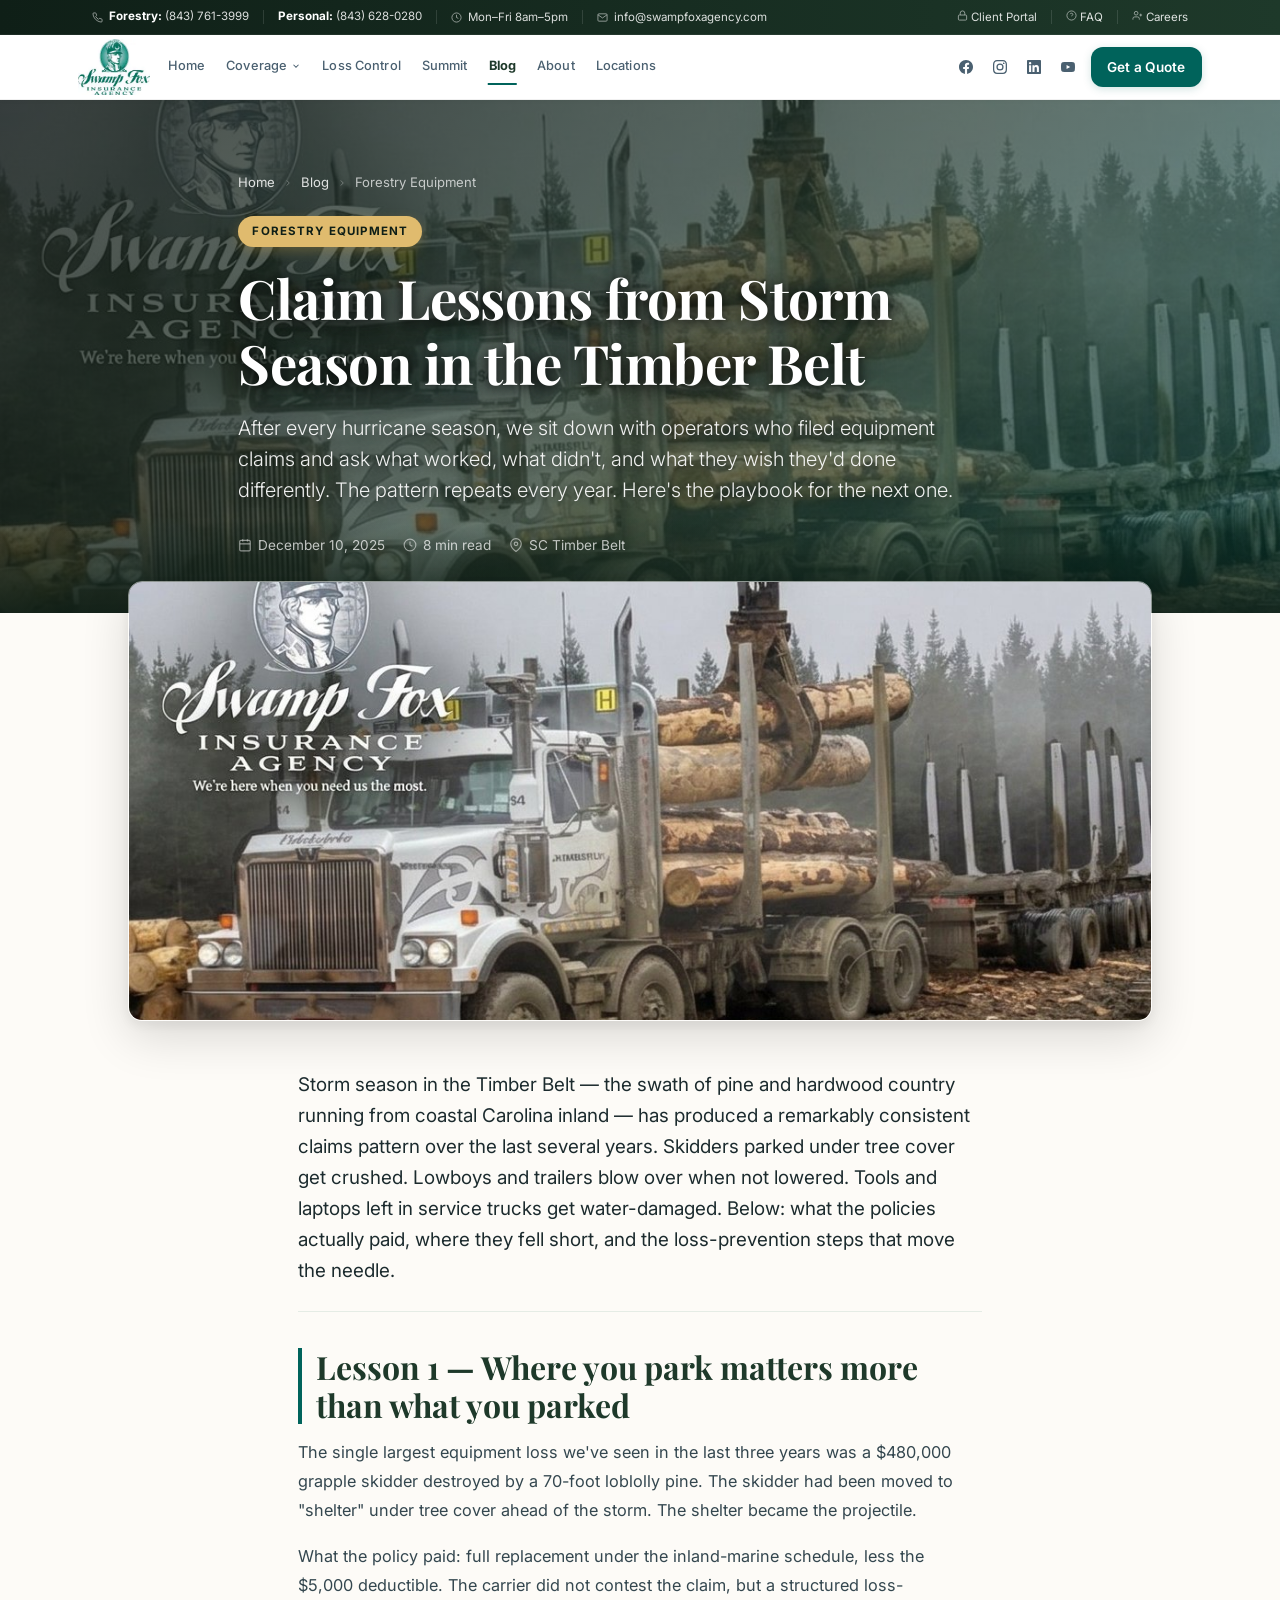
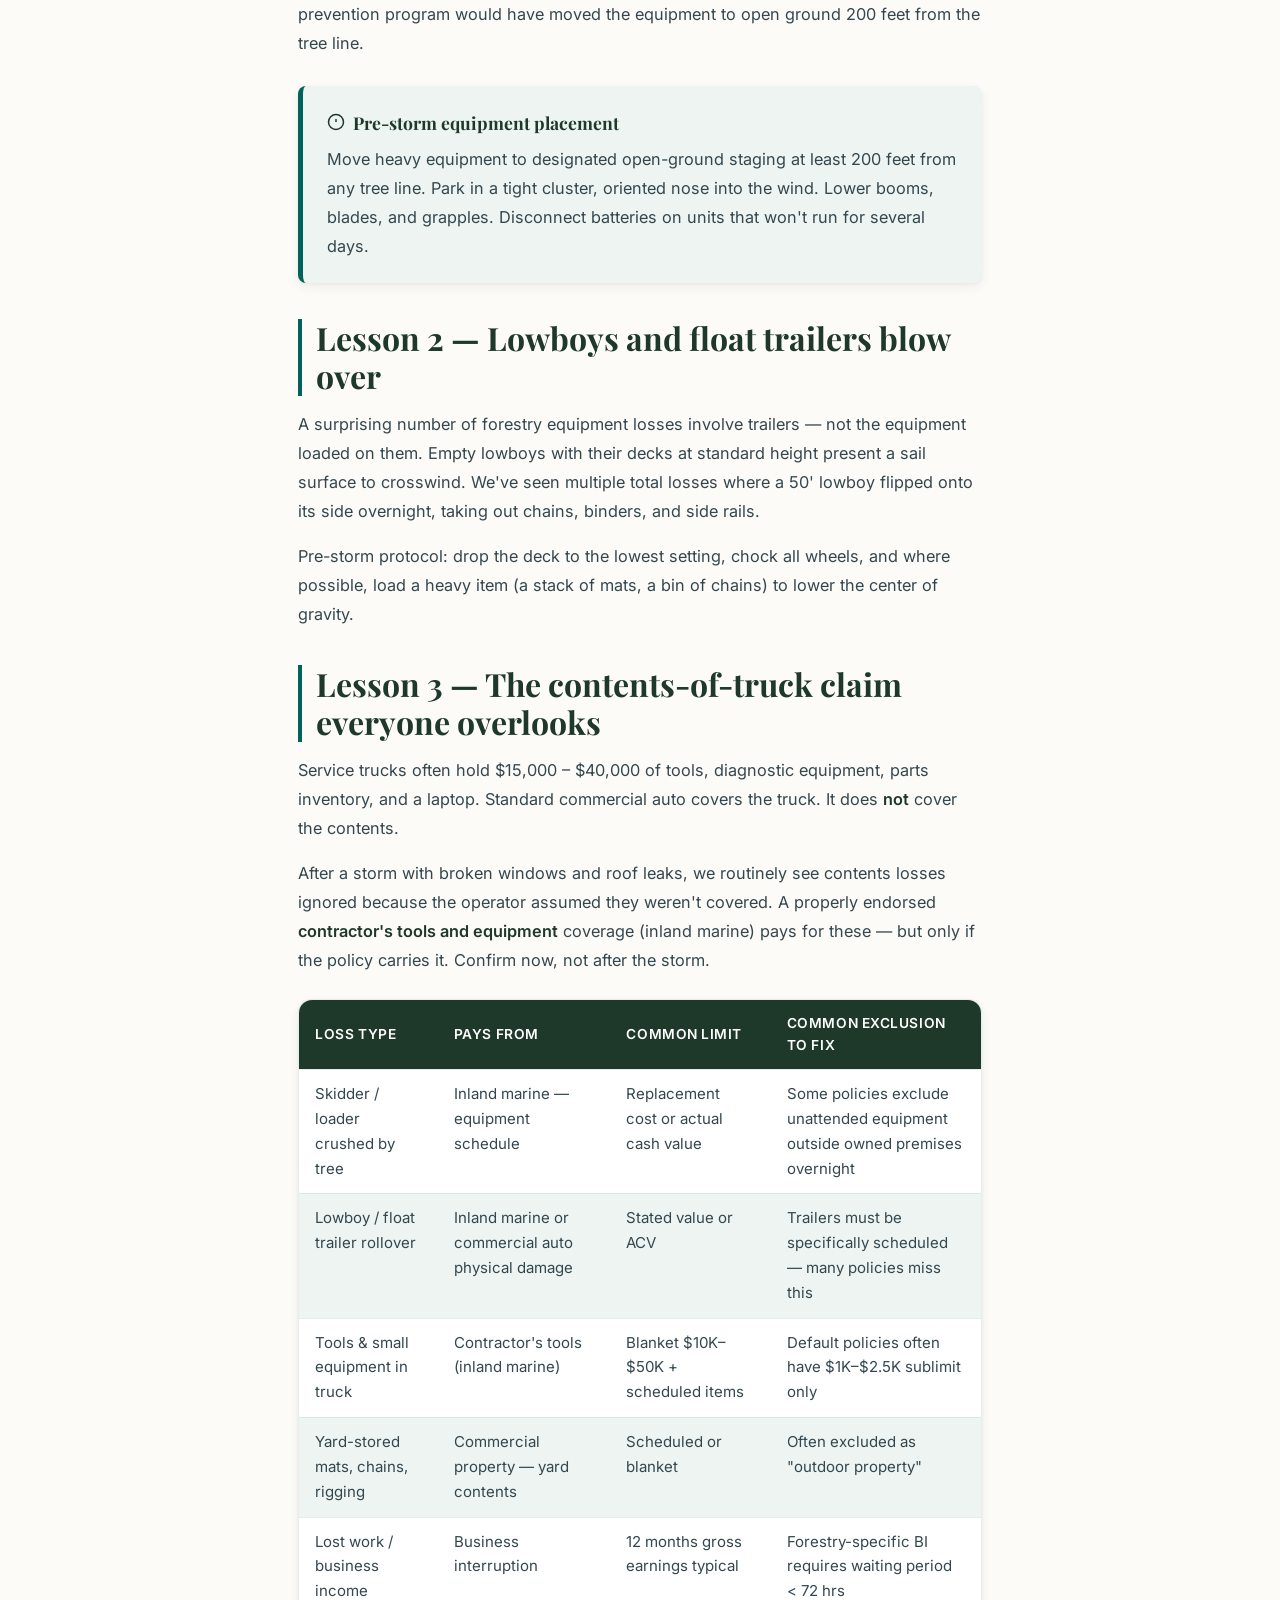
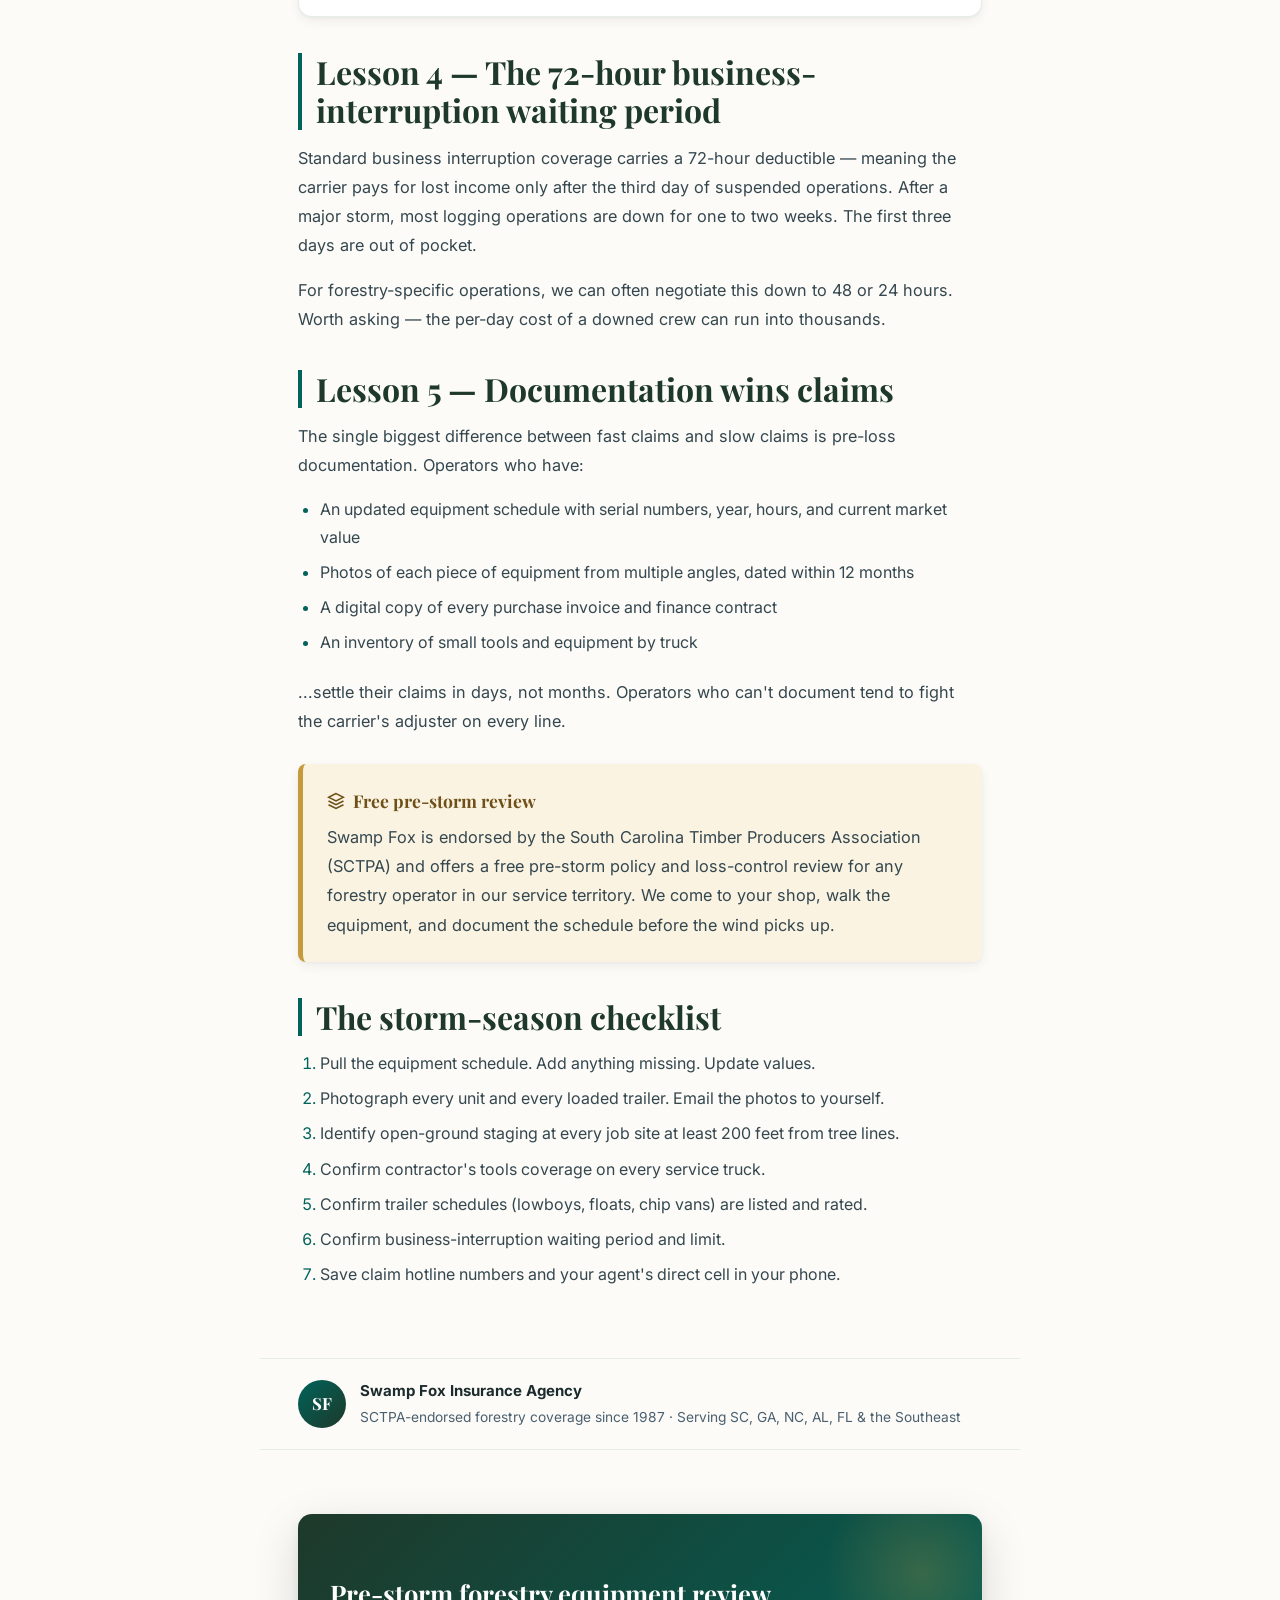
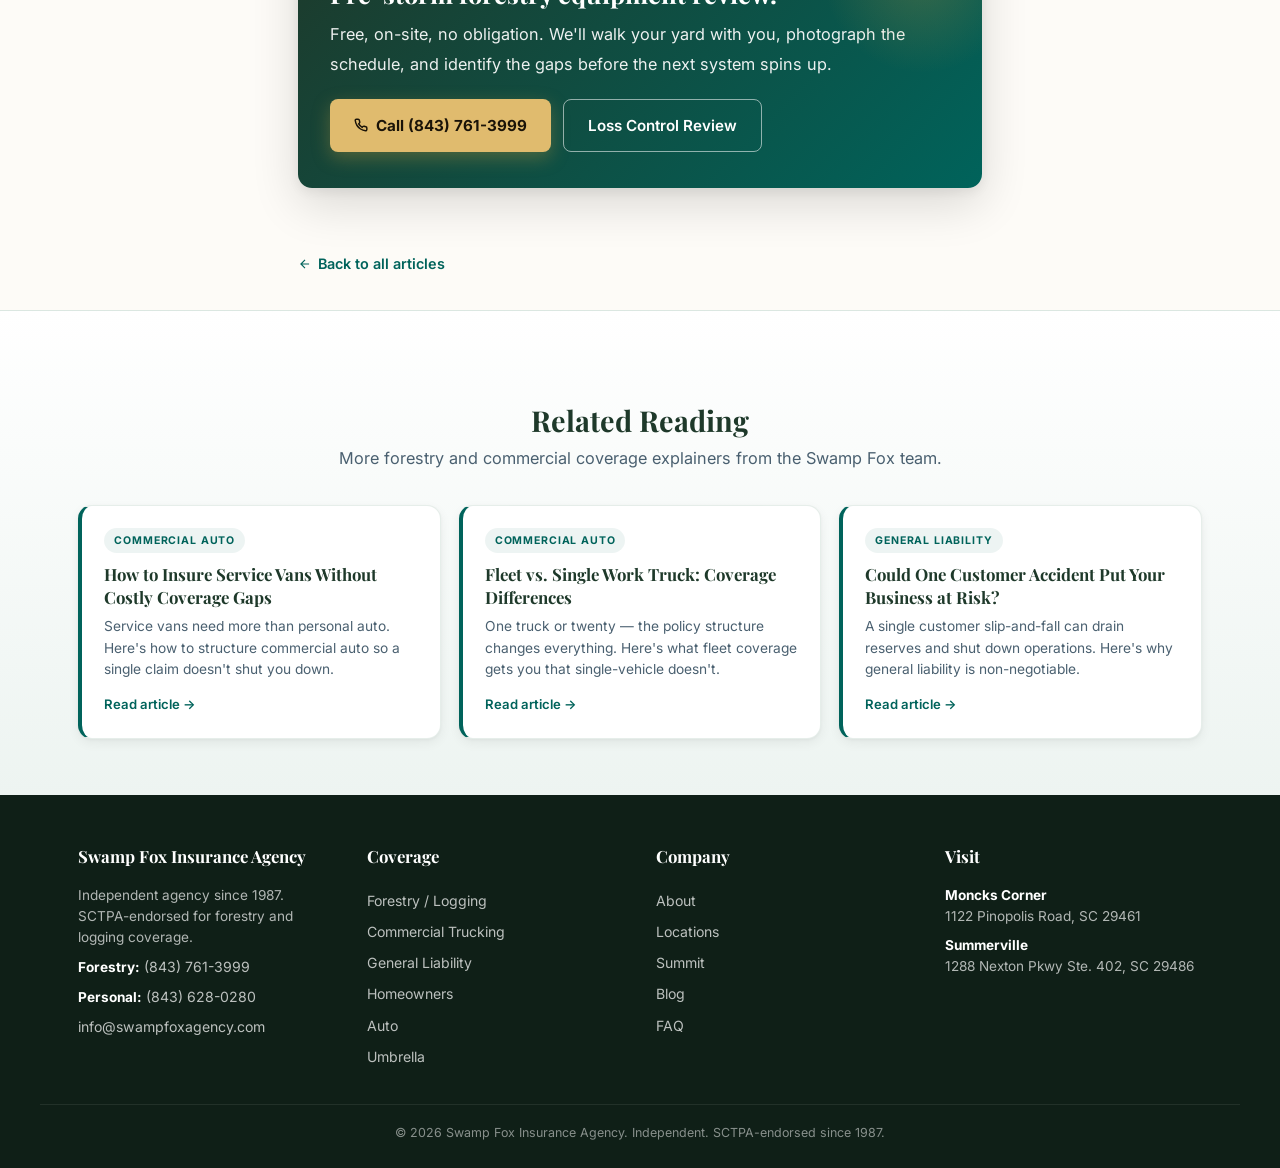
<file: blog/claim-lessons-from-storm-season-in-the-timber-belt.html>
<!DOCTYPE html>
<html lang="en">
<head>
<meta charset="UTF-8">
<meta name="viewport" content="width=device-width,initial-scale=1">
<title>Claim Lessons from Storm Season in the Timber Belt | Swamp Fox Insurance</title>
<meta name="description" content="Real claims from real storms — what loggers learned, what their forestry equipment policies paid, and where coverage came up short. Lessons from a hurricane-active season.">
<meta name="keywords" content="storm damage claim forestry, hurricane insurance South Carolina, logger claim lessons, timber belt storm, business interruption forestry, equipment breakdown claim, SCTPA, Swamp Fox forestry insurance">
<meta name="robots" content="index, follow, max-image-preview:large, max-snippet:-1">
<meta name="googlebot" content="index, follow, max-image-preview:large, max-snippet:-1">
<meta name="author" content="Swamp Fox Insurance Agency">
<meta name="geo.region" content="US-SC">
<meta name="geo.placename" content="Moncks Corner, South Carolina">
<link rel="canonical" href="https://bensachwitz-ctrl.github.io/swampfoxweb/blog/claim-lessons-from-storm-season-in-the-timber-belt.html">
<meta property="og:type" content="article">
<meta property="og:title" content="Claim Lessons from Storm Season in the Timber Belt">
<meta property="og:description" content="What loggers learned after hurricane season — equipment damage, transport rollovers, soaked tools, and what the insurance actually paid.">
<meta property="og:image" content="https://bensachwitz-ctrl.github.io/swampfoxweb/images/about-logging-truck.jpg">
<meta property="article:published_time" content="2025-12-10">
<meta property="article:section" content="Forestry Equipment">
<meta name="theme-color" content="#1E392A">
<meta name="twitter:card" content="summary_large_image">
<meta name="twitter:site" content="@swampfoxagency">
<meta name="twitter:title" content="Claim Lessons from Storm Season in the Timber Belt">
<meta name="twitter:description" content="What loggers learned after hurricane season — equipment damage, transport rollovers, soaked tools, and what the insurance actually paid.">
<meta name="twitter:image" content="https://bensachwitz-ctrl.github.io/swampfoxweb/images/about-logging-truck.jpg">
<script type="application/ld+json">
{"@context": "https://schema.org", "@type": "BlogPosting", "headline": "Claim Lessons from Storm Season in the Timber Belt", "datePublished": "2025-12-10", "author": {"@type": "Organization", "name": "Swamp Fox Insurance Agency"}, "publisher": {"@type": "Organization", "name": "Swamp Fox Insurance Agency", "logo": {"@type": "ImageObject", "url": "https://bensachwitz-ctrl.github.io/swampfoxweb/images/logo-swamp-fox-nav.webp"}, "@id": "https://swampfoxagency.com/#agency"}, "image": "https://bensachwitz-ctrl.github.io/swampfoxweb/images/about-logging-truck.jpg", "articleSection": "Forestry Equipment", "mainEntityOfPage": "https://bensachwitz-ctrl.github.io/swampfoxweb/blog/claim-lessons-from-storm-season-in-the-timber-belt.html", "inLanguage": "en-US", "dateModified": "2026-04-23", "keywords": "storm damage claim forestry, hurricane insurance South Carolina, logger claim lessons, timber belt storm, business interruption forestry, equipment breakdown claim, SCTPA, Swamp Fox forestry insurance", "description": "Real claims from real storms — what loggers learned, what their forestry equipment policies paid, and where coverage came up short. Lessons from a hurricane-active season."}
</script>
<link rel="icon" type="image/svg+xml" href="data:image/svg+xml,<svg xmlns='http://www.w3.org/2000/svg' viewBox='0 0 32 32'><rect width='32' height='32' rx='5' fill='%231E392A'/><path d='M16 5L10 14h3l-2 6h10l-2-6h3L16 5z' fill='%232D8A7E'/><path d='M16 24v3' stroke='%232D8A7E' stroke-width='2' stroke-linecap='round'/></svg>">
<link rel="preconnect" href="https://fonts.googleapis.com"><link rel="preconnect" href="https://fonts.gstatic.com" crossorigin>
<link href="https://fonts.googleapis.com/css2?family=Playfair+Display:wght@400;600;700&family=Inter:wght@300;400;500;600;700&display=swap" rel="stylesheet">
<link rel="stylesheet" href="blog.css">
<script src="nav.js" defer></script>
</head>
<body>

<div class="nav-topbar">
  <div class="wrap">
    <div class="nav-topbar-inner">
      <span class="nav-info-item"><svg width="11" height="11" fill="none" stroke="currentColor" stroke-width="2" viewBox="0 0 24 24"><path d="M22 16.92v3a2 2 0 01-2.18 2 19.79 19.79 0 01-8.63-3.07 19.5 19.5 0 01-6-6 19.79 19.79 0 01-3.07-8.67A2 2 0 014.11 2h3a2 2 0 012 1.72c.127.96.361 1.903.7 2.81a2 2 0 01-.45 2.11L8.09 9.91a16 16 0 006 6l1.27-1.27a2 2 0 012.11-.45c.907.339 1.85.573 2.81.7A2 2 0 0122 16.92z"/></svg> <a href="tel:8437613999"><strong>Forestry:</strong>&nbsp;(843)&nbsp;761-3999</a></span>
      <span class="nav-topbar-div"></span>
      <span class="nav-info-item"><a href="tel:8436280280"><strong>Personal:</strong>&nbsp;(843)&nbsp;628-0280</a></span>
      <span class="nav-topbar-div"></span>
      <span class="nav-info-item"><svg width="11" height="11" fill="none" stroke="currentColor" stroke-width="2" viewBox="0 0 24 24"><circle cx="12" cy="12" r="10"/><polyline points="12 6 12 12 16 14"/></svg> Mon–Fri 8am–5pm</span>
      <span class="nav-topbar-div"></span>
      <span class="nav-info-item"><svg width="11" height="11" fill="none" stroke="currentColor" stroke-width="2" viewBox="0 0 24 24"><path d="M4 4h16c1.1 0 2 .9 2 2v12c0 1.1-.9 2-2 2H4c-1.1 0-2-.9-2-2V6c0-1.1.9-2 2-2z"/><polyline points="22,6 12,13 2,6"/></svg> <a href="mailto:info@swampfoxagency.com">info@swampfoxagency.com</a></span>
      <span class="nav-topbar-div nav-topbar-spacer"></span>
      <span class="nav-info-item"><a href="https://portal.csr24.com/mvc/7613999" target="_blank" rel="noopener"><svg width="11" height="11" fill="none" stroke="currentColor" stroke-width="2" viewBox="0 0 24 24"><rect x="3" y="11" width="18" height="11" rx="2"/><path d="M7 11V7a5 5 0 0110 0v4"/></svg> Client&nbsp;Portal</a></span>
      <span class="nav-topbar-div"></span>
      <span class="nav-info-item"><a href="../#faq"><svg width="11" height="11" fill="none" stroke="currentColor" stroke-width="2" viewBox="0 0 24 24"><circle cx="12" cy="12" r="10"/><path d="M9.09 9a3 3 0 015.83 1c0 2-3 3-3 3M12 17h.01"/></svg> FAQ</a></span>
      <span class="nav-topbar-div"></span>
      <span class="nav-info-item"><a href="https://www.linkedin.com/company/swamp-fox-agency/jobs/" target="_blank" rel="noopener"><svg width="11" height="11" fill="none" stroke="currentColor" stroke-width="2" viewBox="0 0 24 24"><path d="M16 21v-2a4 4 0 00-4-4H6a4 4 0 00-4 4v2"/><circle cx="9" cy="7" r="4"/><path d="M22 11h-6M19 8v6"/></svg> Careers</a></span>
    </div>
  </div>
</div>

<nav class="nav" id="siteNav">
  <div class="wrap">
    <div class="nav-inner">
      <a class="nav-logo" href="../" aria-label="Swamp Fox Insurance Agency — Home">
        <img src="../images/logo-swamp-fox-nav.webp" alt="Swamp Fox Insurance Agency">
      </a>
      <div class="nav-links" id="navLinks">
        <div class="nav-link-wrap"><a class="nav-link" href="../">Home</a></div>
        <div class="nav-link-wrap" id="navCoverage">
          <a class="nav-link" href="../#services" aria-haspopup="true" aria-expanded="false">
            <span>Coverage</span>
            <svg width="10" height="10" fill="none" stroke="currentColor" stroke-width="2.5" viewBox="0 0 24 24" style="margin-left:4px;transition:transform .25s ease"><path d="M6 9l6 6 6-6"/></svg>
          </a>
          <div class="nav-dropdown" role="menu">
          <a class="nav-dropdown-item" href="../#forestry">
            <div class="nav-dd-icon"><svg width="18" height="18" fill="none" stroke="currentColor" stroke-width="2" viewBox="0 0 24 24"><path d="M12 3L4 14h4l-3 7h14l-3-7h4L12 3z"/></svg></div>
            <div>
              <div class="nav-dd-label">Forestry / Logging</div>
              <div class="nav-dd-desc">Logger's broad form, equipment, liability</div>
            </div>
          </a>
          <a class="nav-dropdown-item" href="../#trucking">
            <div class="nav-dd-icon"><svg width="18" height="18" fill="none" stroke="currentColor" stroke-width="2" viewBox="0 0 24 24"><rect x="1" y="3" width="15" height="13" rx="2"/><path d="M16 8h4l3 3.5V16h-7V8z"/><circle cx="5.5" cy="18.5" r="2.5"/><circle cx="18.5" cy="18.5" r="2.5"/></svg></div>
            <div>
              <div class="nav-dd-label">Commercial Trucking</div>
              <div class="nav-dd-desc">Auto, cargo, FMCSA filings, fleets</div>
            </div>
          </a>
          <a class="nav-dropdown-item" href="../#cargo">
            <div class="nav-dd-icon"><svg width="18" height="18" fill="none" stroke="currentColor" stroke-width="2" viewBox="0 0 24 24"><path d="M21 16V8a2 2 0 00-1-1.73l-7-4a2 2 0 00-2 0l-7 4A2 2 0 003 8v8a2 2 0 001 1.73l7 4a2 2 0 002 0l7-4A2 2 0 0021 16z"/></svg></div>
            <div>
              <div class="nav-dd-label">Cargo & Physical Damage</div>
              <div class="nav-dd-desc">Motor truck cargo, trailer interchange</div>
            </div>
          </a>
          <a class="nav-dropdown-item" href="../#gl">
            <div class="nav-dd-icon"><svg width="18" height="18" fill="none" stroke="currentColor" stroke-width="2" viewBox="0 0 24 24"><path d="M12 22s8-4 8-10V5l-8-3-8 3v7c0 6 8 10 8 10z"/></svg></div>
            <div>
              <div class="nav-dd-label">General Liability</div>
              <div class="nav-dd-desc">Business liability & commercial property</div>
            </div>
          </a>
          <a class="nav-dropdown-item" href="../#homeins">
            <div class="nav-dd-icon"><svg width="18" height="18" fill="none" stroke="currentColor" stroke-width="2" viewBox="0 0 24 24"><path d="M3 9l9-7 9 7v11a2 2 0 01-2 2H5a2 2 0 01-2-2z"/><path d="M9 22V12h6v10"/></svg></div>
            <div>
              <div class="nav-dd-label">Homeowners</div>
              <div class="nav-dd-desc">Dwelling, contents, liability, flood</div>
            </div>
          </a>
          <a class="nav-dropdown-item" href="../#autoins">
            <div class="nav-dd-icon"><svg width="18" height="18" fill="none" stroke="currentColor" stroke-width="2" viewBox="0 0 24 24"><path d="M5 17h14M5 17a2 2 0 01-2-2V9a2 2 0 012-2h1l2-3h8l2 3h1a2 2 0 012 2v6a2 2 0 01-2 2M5 17a2 2 0 100 4 2 2 0 000-4zM19 17a2 2 0 100 4 2 2 0 000-4z"/></svg></div>
            <div>
              <div class="nav-dd-label">Auto Insurance</div>
              <div class="nav-dd-desc">Car, truck, motorcycle, boat, ATV</div>
            </div>
          </a>
          <a class="nav-dropdown-item" href="../#life">
            <div class="nav-dd-icon"><svg width="18" height="18" fill="none" stroke="currentColor" stroke-width="2" viewBox="0 0 24 24"><path d="M20.84 4.61a5.5 5.5 0 00-7.78 0L12 5.67l-1.06-1.06a5.5 5.5 0 00-7.78 7.78l1.06 1.06L12 21.23l7.78-7.78 1.06-1.06a5.5 5.5 0 000-7.78z"/></svg></div>
            <div>
              <div class="nav-dd-label">Life & Health</div>
              <div class="nav-dd-desc">Term, whole life, individual health</div>
            </div>
          </a>
          <a class="nav-dropdown-item" href="../#umbrella">
            <div class="nav-dd-icon"><svg width="18" height="18" fill="none" stroke="currentColor" stroke-width="2" viewBox="0 0 24 24"><path d="M12 2v2M12 22v-6M4.93 4.93l1.41 1.41M17.66 17.66l1.41 1.41M2 12h2M22 12h-2M4.93 19.07l1.41-1.41M17.66 6.34l1.41-1.41"/><path d="M22 12a10 10 0 00-20 0h20z"/></svg></div>
            <div>
              <div class="nav-dd-label">Umbrella & Excess</div>
              <div class="nav-dd-desc">Excess liability above primary limits</div>
            </div>
          </a>
          </div>
        </div>
        <div class="nav-link-wrap"><a class="nav-link" href="../#losscontrol">Loss Control</a></div>
        <div class="nav-link-wrap"><a class="nav-link" href="../#summit">Summit</a></div>
        <div class="nav-link-wrap"><a class="nav-link active" href="index.html">Blog</a></div>
        <div class="nav-link-wrap"><a class="nav-link" href="../#about">About</a></div>
        <div class="nav-link-wrap"><a class="nav-link" href="../#locations">Locations</a></div>
      </div>
      <div class="nav-right">
        <div class="nav-social">
          <a href="https://www.facebook.com/SFOXAGENCY/" target="_blank" rel="noopener" aria-label="Facebook"><svg width="14" height="14" fill="currentColor" viewBox="0 0 24 24"><path d="M24 12.073c0-6.627-5.373-12-12-12s-12 5.373-12 12c0 5.99 4.388 10.954 10.125 11.854v-8.385H7.078v-3.47h3.047V9.43c0-3.007 1.792-4.669 4.533-4.669 1.312 0 2.686.235 2.686.235v2.953H15.83c-1.491 0-1.956.925-1.956 1.874v2.25h3.328l-.532 3.47h-2.796v8.385C19.612 23.027 24 18.062 24 12.073z"/></svg></a>
          <a href="https://www.instagram.com/swampfoxagency/" target="_blank" rel="noopener" aria-label="Instagram"><svg width="14" height="14" fill="currentColor" viewBox="0 0 24 24"><path d="M12 2.163c3.204 0 3.584.012 4.85.07 3.252.148 4.771 1.691 4.919 4.919.058 1.265.069 1.645.069 4.849 0 3.205-.012 3.584-.069 4.849-.149 3.225-1.664 4.771-4.919 4.919-1.266.058-1.644.07-4.85.07-3.204 0-3.584-.012-4.849-.07-3.26-.149-4.771-1.699-4.919-4.92-.058-1.265-.07-1.644-.07-4.849 0-3.204.013-3.583.07-4.849.149-3.227 1.664-4.771 4.919-4.919 1.266-.057 1.645-.069 4.849-.069zM12 0C8.741 0 8.333.014 7.053.072 2.695.272.273 2.69.073 7.052.014 8.333 0 8.741 0 12c0 3.259.014 3.668.072 4.948.2 4.358 2.618 6.78 6.98 6.98C8.333 23.986 8.741 24 12 24c3.259 0 3.668-.014 4.948-.072 4.354-.2 6.782-2.618 6.979-6.98.059-1.28.073-1.689.073-4.948 0-3.259-.014-3.667-.072-4.947-.196-4.354-2.617-6.78-6.979-6.98C15.668.014 15.259 0 12 0zm0 5.838a6.162 6.162 0 100 12.324 6.162 6.162 0 000-12.324zM12 16a4 4 0 110-8 4 4 0 010 8zm6.406-11.845a1.44 1.44 0 100 2.881 1.44 1.44 0 000-2.881z"/></svg></a>
          <a href="https://www.linkedin.com/company/swamp-fox-agency" target="_blank" rel="noopener" aria-label="LinkedIn"><svg width="14" height="14" fill="currentColor" viewBox="0 0 24 24"><path d="M20.447 20.452h-3.554v-5.569c0-1.328-.027-3.037-1.852-3.037-1.853 0-2.136 1.445-2.136 2.939v5.667H9.351V9h3.414v1.561h.046c.477-.9 1.637-1.85 3.37-1.85 3.601 0 4.267 2.37 4.267 5.455v6.286zM5.337 7.433a2.062 2.062 0 01-2.063-2.065 2.064 2.064 0 112.063 2.065zm1.782 13.019H3.555V9h3.564v11.452zM22.225 0H1.771C.792 0 0 .774 0 1.729v20.542C0 23.227.792 24 1.771 24h20.451C23.2 24 24 23.227 24 22.271V1.729C24 .774 23.2 0 22.222 0h.003z"/></svg></a>
          <a href="https://www.youtube.com/@swampfoxagency" target="_blank" rel="noopener" aria-label="YouTube"><svg width="14" height="14" fill="currentColor" viewBox="0 0 24 24"><path d="M23.498 6.186a3.016 3.016 0 00-2.122-2.136C19.505 3.545 12 3.545 12 3.545s-7.505 0-9.377.505A3.017 3.017 0 00.502 6.186C0 8.07 0 12 0 12s0 3.93.502 5.814a3.016 3.016 0 002.122 2.136c1.871.505 9.376.505 9.376.505s7.505 0 9.377-.505a3.015 3.015 0 002.122-2.136C24 15.93 24 12 24 12s0-3.93-.502-5.814zM9.545 15.568V8.432L15.818 12l-6.273 3.568z"/></svg></a>
        </div>
        <a class="nav-link nav-cta" href="../#quote">Get a Quote</a>
      </div>
      <button class="ham" id="navHam" aria-label="Menu" aria-expanded="false">
        <span></span><span></span><span></span>
      </button>
    </div>
  </div>
</nav>

<div class="mobile-menu" id="mobileMenu">
  <div style="padding:24px">
    <div style="display:flex;justify-content:space-between;align-items:center;margin-bottom:28px">
      <img src="../images/logo-swamp-fox-nav.webp" alt="Swamp Fox" style="height:40px;object-fit:contain">
      <button id="mobileClose" aria-label="Close menu" style="color:#fff;font-size:2rem;width:44px;height:44px;display:flex;align-items:center;justify-content:center;background:transparent;border:none;cursor:pointer">&times;</button>
    </div>
    <a class="mob-link" href="../">Home</a>
    <a class="mob-link" href="../#services">Coverage</a>
    <a class="mob-link" href="../#losscontrol">Loss Control</a>
    <a class="mob-link" href="../#summit">Summit</a>
    <a class="mob-link" href="index.html">Blog</a>
    <a class="mob-link" href="../#about">About</a>
    <a class="mob-link" href="../#locations">Locations</a>
    <div style="margin-top:28px;padding-top:20px;border-top:1px solid rgba(255,255,255,.08)">
      <div style="margin-bottom:8px"><span style="font-size:.65rem;color:rgba(255,255,255,.4);text-transform:uppercase;letter-spacing:.1em">Forestry / Commercial</span><a href="tel:8437613999" style="color:var(--teal-lt);font-weight:600;display:block;font-size:1.05rem">(843) 761-3999</a></div>
      <div style="margin-bottom:14px"><span style="font-size:.65rem;color:rgba(255,255,255,.4);text-transform:uppercase;letter-spacing:.1em">Personal / Small Commercial</span><a href="tel:8436280280" style="color:var(--teal-lt);font-weight:600;display:block;font-size:1.05rem">(843) 628-0280</a></div>
      <a href="mailto:info@swampfoxagency.com" style="color:rgba(255,255,255,.65);font-weight:500;font-size:.85rem;display:block;margin-bottom:16px">info@swampfoxagency.com</a>
      <a href="../#quote" style="background:var(--teal);color:#fff;padding:14px 20px;border-radius:var(--r-lg);font-weight:600;width:100%;text-align:center;border:none;cursor:pointer;display:block">Get a Free Quote</a>
    </div>
  </div>
</div>

<section class="article-hero"><div class="article-hero-bg" style="background-image:url('../images/about-logging-truck.jpg')"></div><div class="article-hero-inner">
  <nav class="breadcrumbs" aria-label="Breadcrumb"><a href="../">Home</a><svg width="10" height="10" fill="none" stroke="currentColor" stroke-width="2" viewBox="0 0 24 24"><path d="M9 18l6-6-6-6"/></svg><a href="index.html">Blog</a><svg width="10" height="10" fill="none" stroke="currentColor" stroke-width="2" viewBox="0 0 24 24"><path d="M9 18l6-6-6-6"/></svg><span>Forestry Equipment</span></nav>
  <span class="cat-pill">Forestry Equipment</span>
  <h1>Claim Lessons from Storm Season in the Timber Belt</h1>
  <p class="article-dek">After every hurricane season, we sit down with operators who filed equipment claims and ask what worked, what didn't, and what they wish they'd done differently. The pattern repeats every year. Here's the playbook for the next one.</p>
  <div class="article-meta">
    <span class="article-meta-item"><svg width="14" height="14" fill="none" stroke="currentColor" stroke-width="2" viewBox="0 0 24 24"><rect x="3" y="4" width="18" height="18" rx="2"/><path d="M16 2v4M8 2v4M3 10h18"/></svg>December 10, 2025</span>
    <span class="article-meta-item"><svg width="14" height="14" fill="none" stroke="currentColor" stroke-width="2" viewBox="0 0 24 24"><circle cx="12" cy="12" r="10"/><polyline points="12 6 12 12 16 14"/></svg>8 min read</span>
    <span class="article-meta-item"><svg width="14" height="14" fill="none" stroke="currentColor" stroke-width="2" viewBox="0 0 24 24"><path d="M21 10c0 7-9 13-9 13s-9-6-9-13a9 9 0 0118 0z"/><circle cx="12" cy="10" r="3"/></svg>SC Timber Belt</span>
  </div>
</div></section>

<div class="featured-image"><img src="../images/about-logging-truck.jpg" alt="Logging truck and equipment in a Lowcountry forest" loading="eager" decoding="async"></div>

<article class="article-body">
  <p class="lede">Storm season in the Timber Belt — the swath of pine and hardwood country running from coastal Carolina inland — has produced a remarkably consistent claims pattern over the last several years. Skidders parked under tree cover get crushed. Lowboys and trailers blow over when not lowered. Tools and laptops left in service trucks get water-damaged. Below: what the policies actually paid, where they fell short, and the loss-prevention steps that move the needle.</p>

  <h2>Lesson 1 — Where you park matters more than what you parked</h2>
  <p>The single largest equipment loss we've seen in the last three years was a $480,000 grapple skidder destroyed by a 70-foot loblolly pine. The skidder had been moved to "shelter" under tree cover ahead of the storm. The shelter became the projectile.</p>
  <p>What the policy paid: full replacement under the inland-marine schedule, less the $5,000 deductible. The carrier did not contest the claim, but a structured loss-prevention program would have moved the equipment to open ground 200 feet from the tree line.</p>

  <div class="callout">
    <div class="callout-title"><svg width="18" height="18" fill="none" stroke="currentColor" stroke-width="2" viewBox="0 0 24 24"><circle cx="12" cy="12" r="10"/><path d="M12 8v4M12 16h.01"/></svg>Pre-storm equipment placement</div>
    <p>Move heavy equipment to designated open-ground staging at least 200 feet from any tree line. Park in a tight cluster, oriented nose into the wind. Lower booms, blades, and grapples. Disconnect batteries on units that won't run for several days.</p>
  </div>

  <h2>Lesson 2 — Lowboys and float trailers blow over</h2>
  <p>A surprising number of forestry equipment losses involve trailers — not the equipment loaded on them. Empty lowboys with their decks at standard height present a sail surface to crosswind. We've seen multiple total losses where a 50' lowboy flipped onto its side overnight, taking out chains, binders, and side rails.</p>
  <p>Pre-storm protocol: drop the deck to the lowest setting, chock all wheels, and where possible, load a heavy item (a stack of mats, a bin of chains) to lower the center of gravity.</p>

  <h2>Lesson 3 — The contents-of-truck claim everyone overlooks</h2>
  <p>Service trucks often hold $15,000 – $40,000 of tools, diagnostic equipment, parts inventory, and a laptop. Standard commercial auto covers the truck. It does <strong>not</strong> cover the contents.</p>
  <p>After a storm with broken windows and roof leaks, we routinely see contents losses ignored because the operator assumed they weren't covered. A properly endorsed <strong>contractor's tools and equipment</strong> coverage (inland marine) pays for these — but only if the policy carries it. Confirm now, not after the storm.</p>

  <table class="coverage-table">
    <thead><tr><th>Loss type</th><th>Pays from</th><th>Common limit</th><th>Common exclusion to fix</th></tr></thead>
    <tbody>
      <tr><td>Skidder / loader crushed by tree</td><td>Inland marine — equipment schedule</td><td>Replacement cost or actual cash value</td><td>Some policies exclude unattended equipment outside owned premises overnight</td></tr>
      <tr><td>Lowboy / float trailer rollover</td><td>Inland marine or commercial auto physical damage</td><td>Stated value or ACV</td><td>Trailers must be specifically scheduled — many policies miss this</td></tr>
      <tr><td>Tools &amp; small equipment in truck</td><td>Contractor's tools (inland marine)</td><td>Blanket $10K–$50K + scheduled items</td><td>Default policies often have $1K–$2.5K sublimit only</td></tr>
      <tr><td>Yard-stored mats, chains, rigging</td><td>Commercial property — yard contents</td><td>Scheduled or blanket</td><td>Often excluded as "outdoor property"</td></tr>
      <tr><td>Lost work / business income</td><td>Business interruption</td><td>12 months gross earnings typical</td><td>Forestry-specific BI requires waiting period &lt; 72 hrs</td></tr>
    </tbody>
  </table>

  <h2>Lesson 4 — The 72-hour business-interruption waiting period</h2>
  <p>Standard business interruption coverage carries a 72-hour deductible — meaning the carrier pays for lost income only after the third day of suspended operations. After a major storm, most logging operations are down for one to two weeks. The first three days are out of pocket.</p>
  <p>For forestry-specific operations, we can often negotiate this down to 48 or 24 hours. Worth asking — the per-day cost of a downed crew can run into thousands.</p>

  <h2>Lesson 5 — Documentation wins claims</h2>
  <p>The single biggest difference between fast claims and slow claims is pre-loss documentation. Operators who have:</p>
  <ul>
    <li>An updated equipment schedule with serial numbers, year, hours, and current market value</li>
    <li>Photos of each piece of equipment from multiple angles, dated within 12 months</li>
    <li>A digital copy of every purchase invoice and finance contract</li>
    <li>An inventory of small tools and equipment by truck</li>
  </ul>
  <p>...settle their claims in days, not months. Operators who can't document tend to fight the carrier's adjuster on every line.</p>

  <div class="callout callout--gold">
    <div class="callout-title"><svg width="18" height="18" fill="none" stroke="currentColor" stroke-width="2" viewBox="0 0 24 24"><path d="M12 2L2 7l10 5 10-5-10-5zM2 17l10 5 10-5M2 12l10 5 10-5"/></svg>Free pre-storm review</div>
    <p>Swamp Fox is endorsed by the South Carolina Timber Producers Association (SCTPA) and offers a free pre-storm policy and loss-control review for any forestry operator in our service territory. We come to your shop, walk the equipment, and document the schedule before the wind picks up.</p>
  </div>

  <h2>The storm-season checklist</h2>
  <ol>
    <li>Pull the equipment schedule. Add anything missing. Update values.</li>
    <li>Photograph every unit and every loaded trailer. Email the photos to yourself.</li>
    <li>Identify open-ground staging at every job site at least 200 feet from tree lines.</li>
    <li>Confirm contractor's tools coverage on every service truck.</li>
    <li>Confirm trailer schedules (lowboys, floats, chip vans) are listed and rated.</li>
    <li>Confirm business-interruption waiting period and limit.</li>
    <li>Save claim hotline numbers and your agent's direct cell in your phone.</li>
  </ol>
</article>

<div class="byline"><div class="byline-avatar">SF</div><div class="byline-meta"><strong>Swamp Fox Insurance Agency</strong>SCTPA-endorsed forestry coverage since 1987 · Serving SC, GA, NC, AL, FL &amp; the Southeast</div></div>

<section class="cta-box"><div class="cta-box-inner"><h3>Pre-storm forestry equipment review.</h3><p>Free, on-site, no obligation. We'll walk your yard with you, photograph the schedule, and identify the gaps before the next system spins up.</p><div class="cta-box-buttons"><a class="btn-gold" href="tel:8437613999"><svg width="14" height="14" fill="none" stroke="currentColor" stroke-width="2.5" viewBox="0 0 24 24"><path d="M22 16.92v3a2 2 0 01-2.18 2 19.79 19.79 0 01-8.63-3.07 19.5 19.5 0 01-6-6 19.79 19.79 0 01-3.07-8.67A2 2 0 014.11 2h3a2 2 0 012 1.72c.127.96.361 1.903.7 2.81a2 2 0 01-.45 2.11L8.09 9.91a16 16 0 006 6l1.27-1.27a2 2 0 012.11-.45c.907.339 1.85.573 2.81.7A2 2 0 0122 16.92z"/></svg>Call (843) 761-3999</a><a class="btn-ghost" href="../#losscontrol">Loss Control Review</a></div></div></section>

<div class="back-link"><a href="index.html"><svg width="14" height="14" fill="none" stroke="currentColor" stroke-width="2" viewBox="0 0 24 24"><path d="M19 12H5M12 19l-7-7 7-7"/></svg>Back to all articles</a></div>

<section class="related"><div class="related-inner"><h2>Related Reading</h2><p class="related-sub">More forestry and commercial coverage explainers from the Swamp Fox team.</p><div class="related-grid" id="related-grid"></div></div></section>

<footer class="site-footer">
  <div class="footer-inner">
    <div class="footer-col"><h5>Swamp Fox Insurance Agency</h5><p>Independent agency since 1987. SCTPA-endorsed for forestry and logging coverage.</p><p><strong style="color:#fff">Forestry:</strong> <a href="tel:8437613999" style="display:inline">(843) 761-3999</a></p><p><strong style="color:#fff">Personal:</strong> <a href="tel:8436280280" style="display:inline">(843) 628-0280</a></p><p><a href="mailto:info@swampfoxagency.com" style="display:inline">info@swampfoxagency.com</a></p></div>
    <div class="footer-col"><h5>Coverage</h5><a href="../#forestry">Forestry / Logging</a><a href="../#trucking">Commercial Trucking</a><a href="../#gl">General Liability</a><a href="../#homeins">Homeowners</a><a href="../#autoins">Auto</a><a href="../#umbrella">Umbrella</a></div>
    <div class="footer-col"><h5>Company</h5><a href="../#about">About</a><a href="../#locations">Locations</a><a href="../#summit">Summit</a><a href="index.html">Blog</a><a href="../#faq">FAQ</a></div>
    <div class="footer-col"><h5>Visit</h5><p><strong style="color:#fff">Moncks Corner</strong><br>1122 Pinopolis Road, SC 29461</p><p><strong style="color:#fff">Summerville</strong><br>1288 Nexton Pkwy Ste. 402, SC 29486</p></div>
  </div>
  <div class="footer-bottom">&copy; <span id="yr"></span> Swamp Fox Insurance Agency. Independent. SCTPA-endorsed since 1987.</div>
</footer>

<script src="posts.js"></script>
<script>
  document.getElementById('yr').textContent = new Date().getFullYear();
  const here = 'claim-lessons-from-storm-season-in-the-timber-belt';
  const related = window.SF_POSTS.filter(p => p.slug !== here && (p.category === 'Forestry Equipment' || p.category === 'Commercial Auto')).slice(0, 3);
  const fill = window.SF_POSTS.filter(p => p.slug !== here && !related.includes(p)).slice(0, 3 - related.length);
  document.getElementById('related-grid').innerHTML = [...related, ...fill].map(p => `<a class="related-card" href="${p.slug}.html"><span class="cat-tag">${p.category}</span><h4>${p.title}</h4><p>${p.excerpt}</p><span class="read-more">Read article &rarr;</span></a>`).join('');
</script>

</body>
</html>
</file>
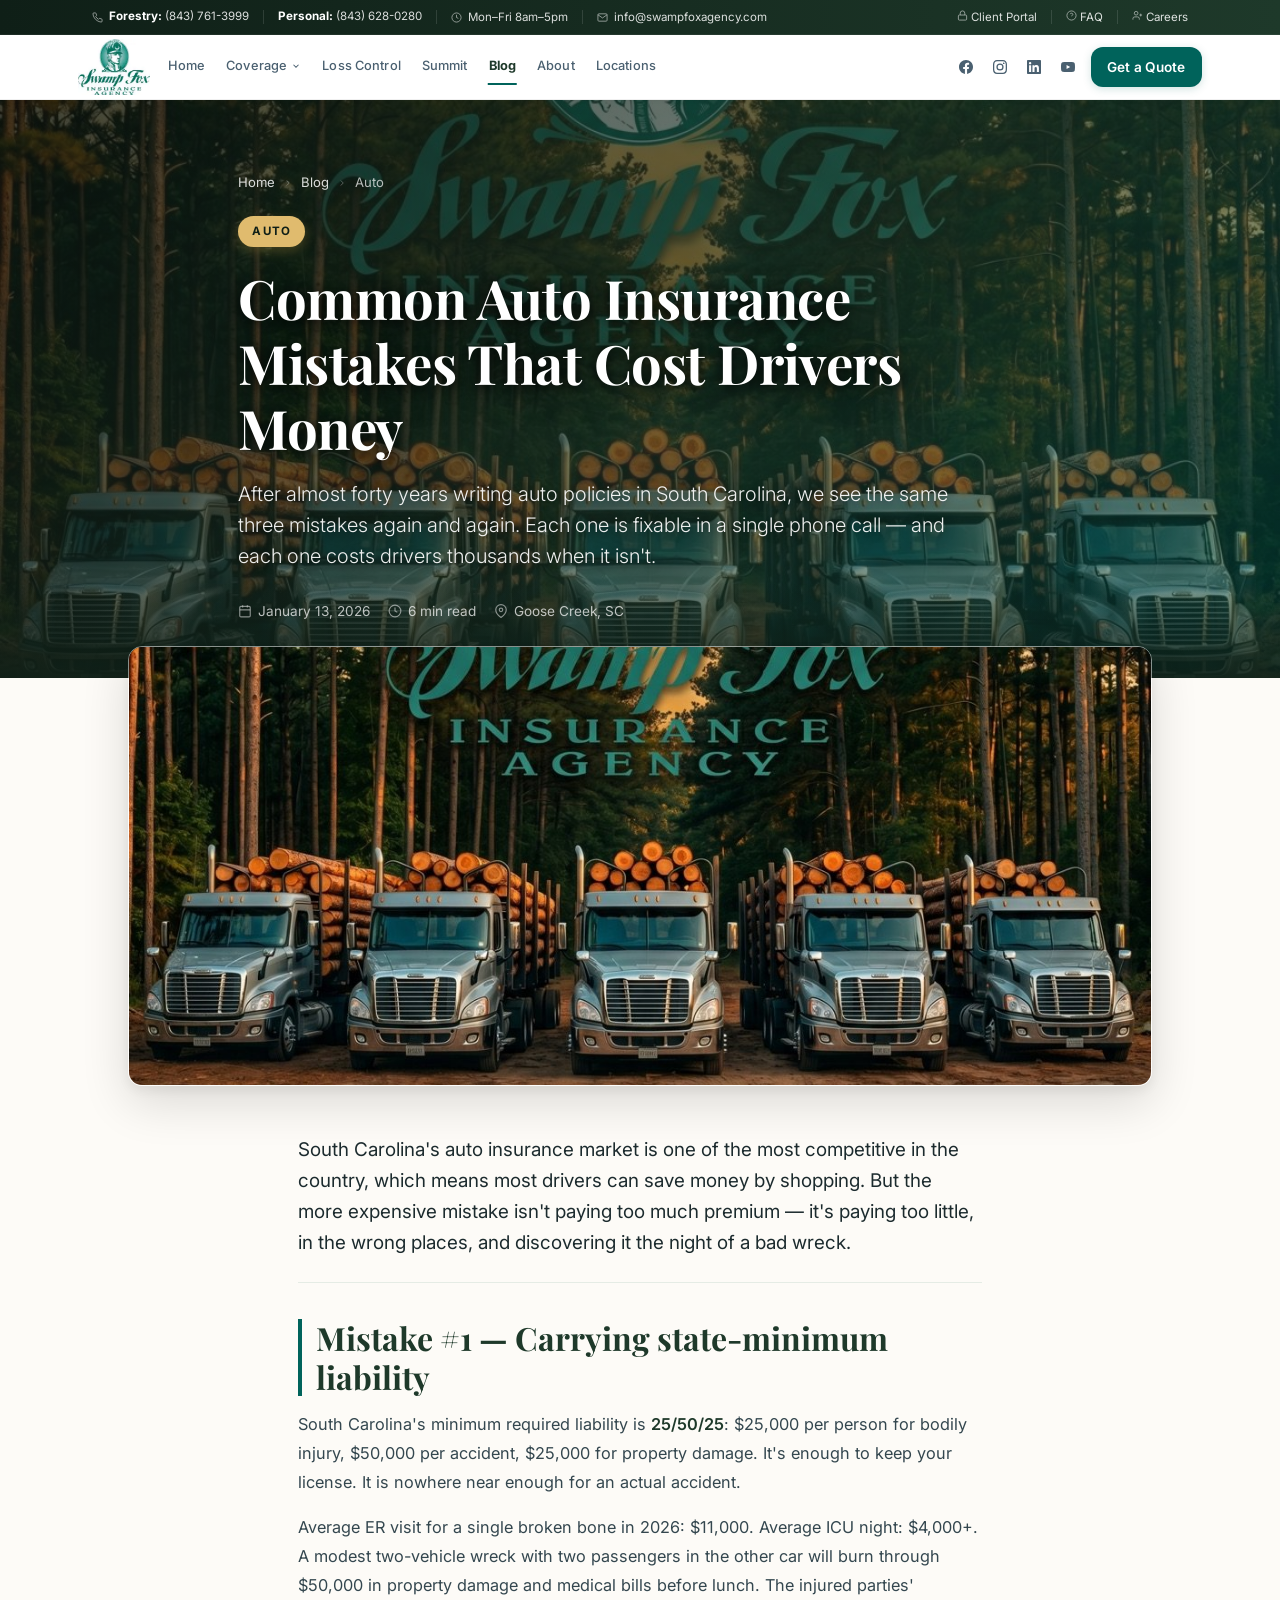
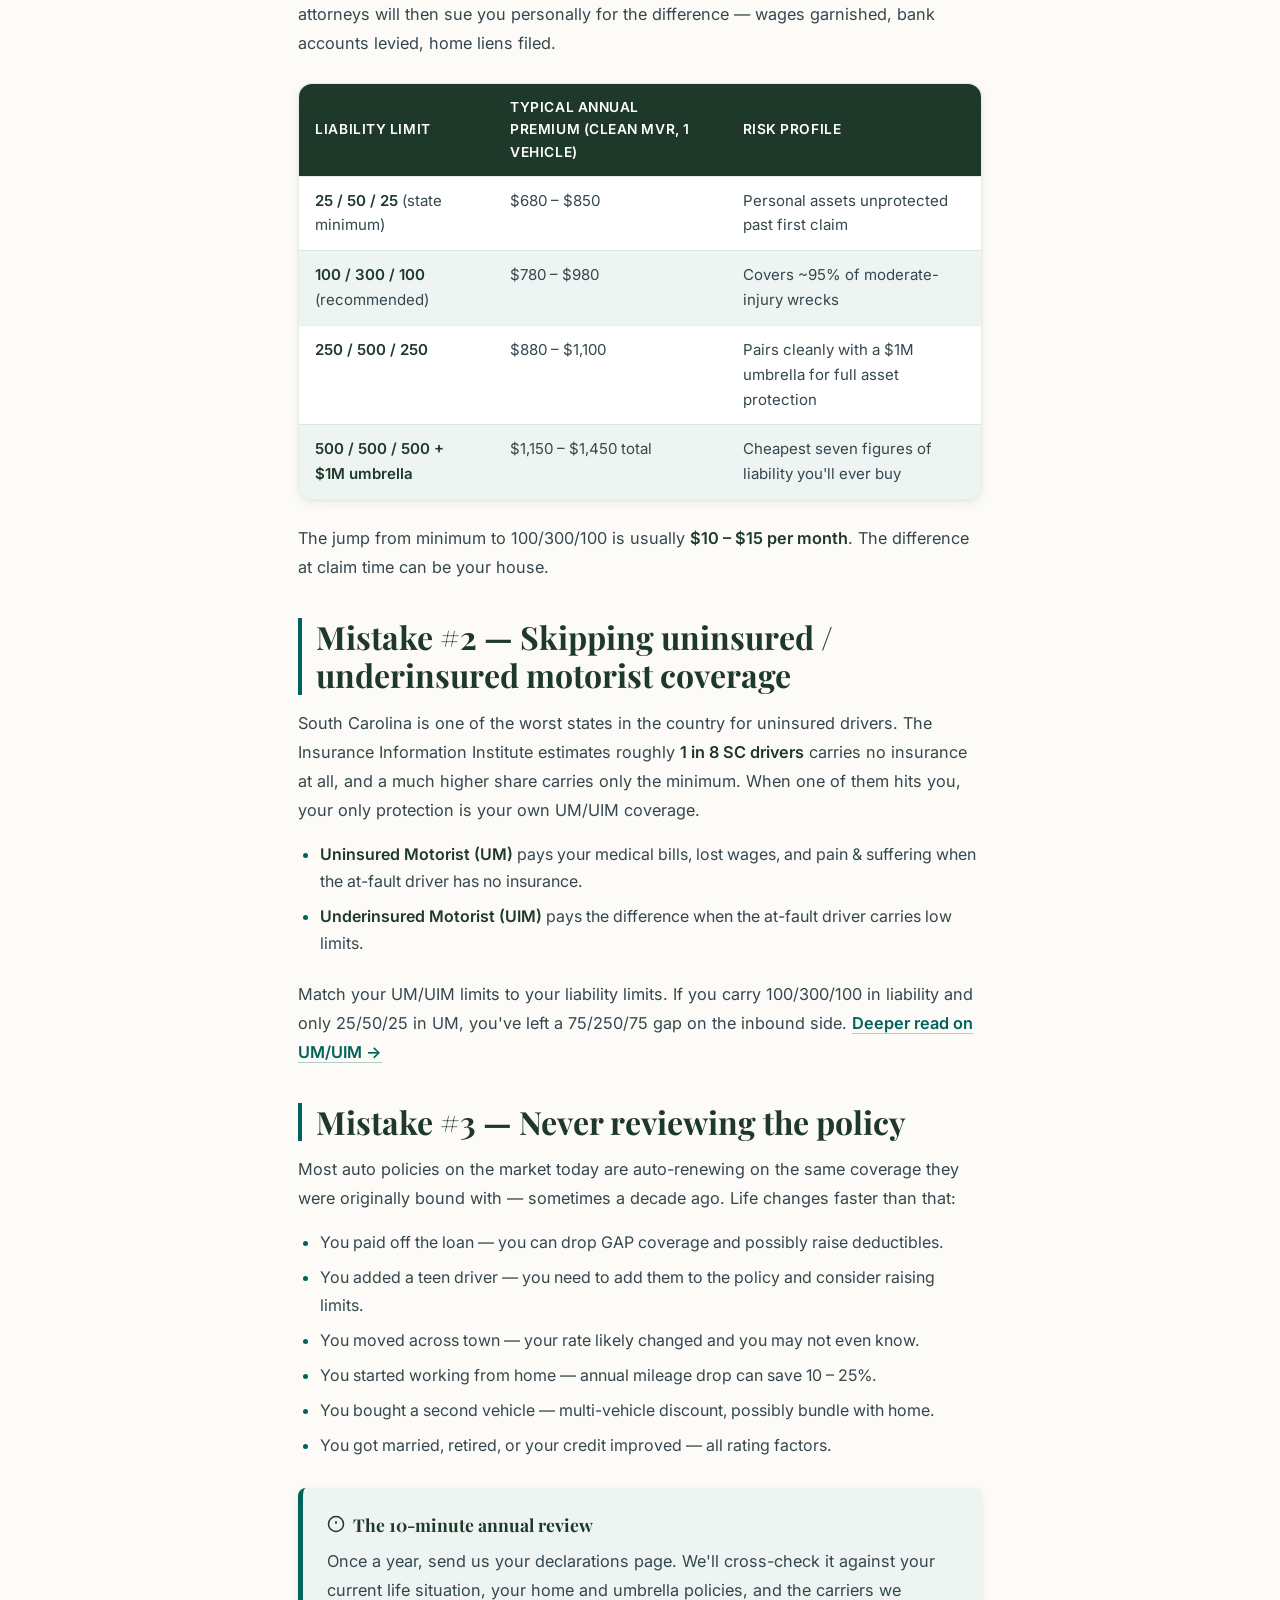
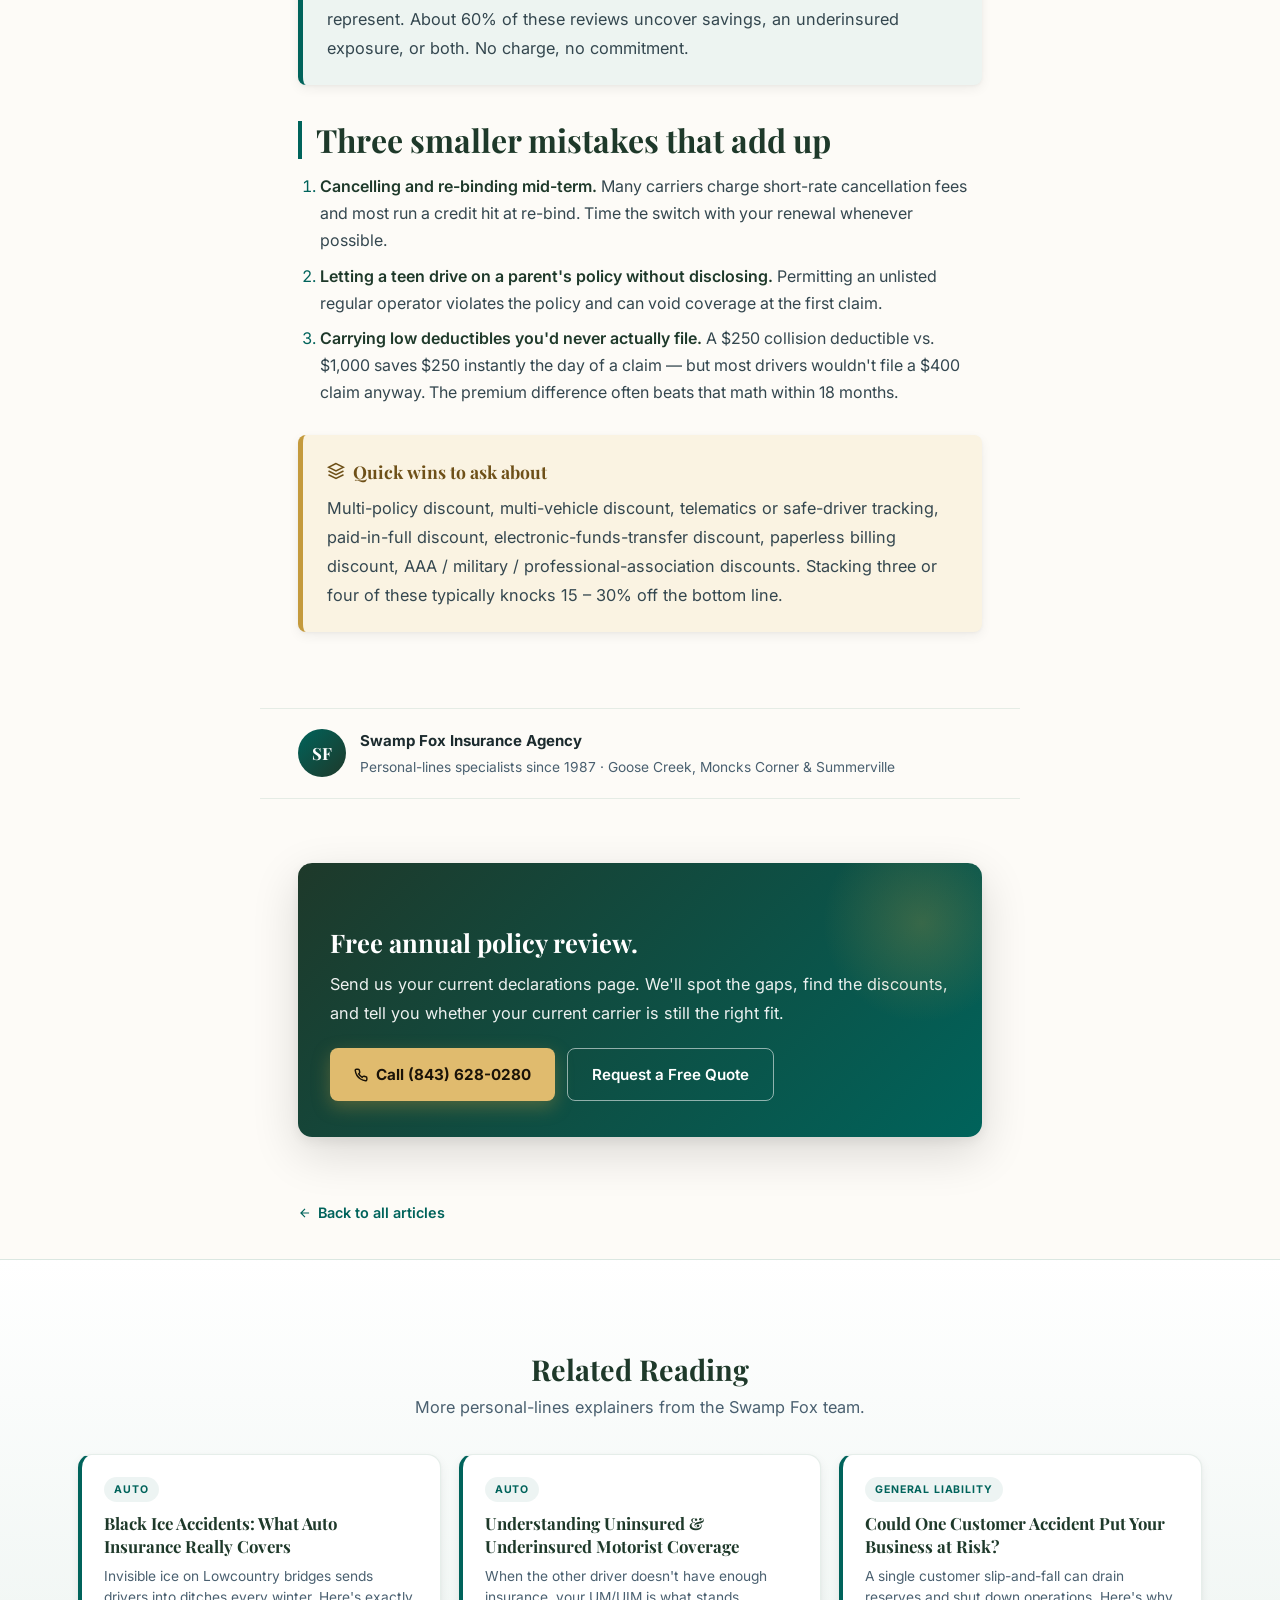
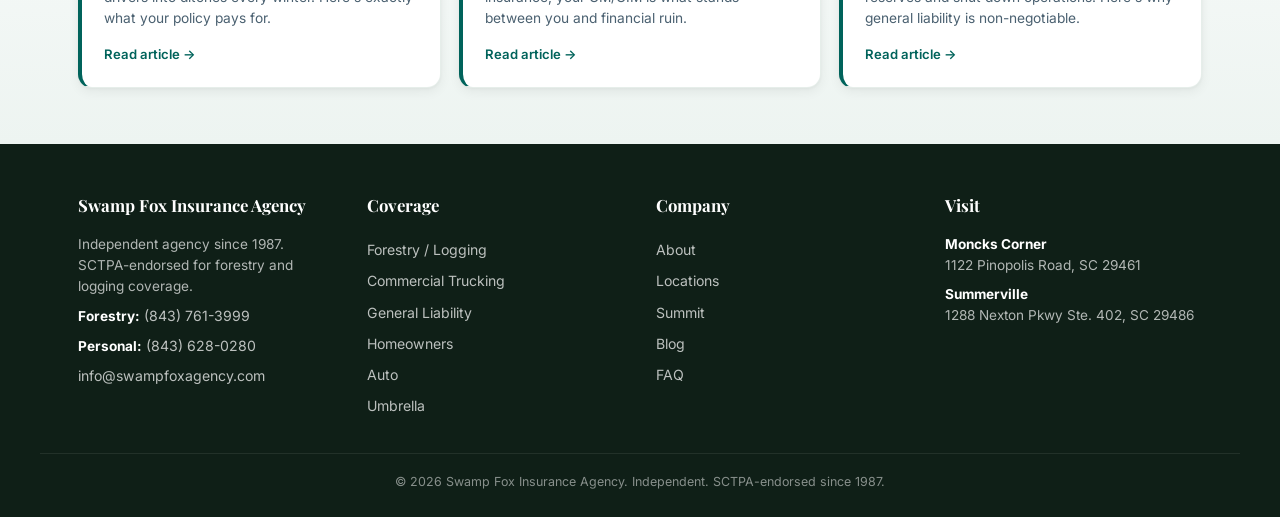
<file: blog/common-auto-insurance-mistakes-that-cost-drivers-money.html>
<!DOCTYPE html>
<html lang="en">
<head>
<meta charset="UTF-8">
<meta name="viewport" content="width=device-width,initial-scale=1">
<title>Common Auto Insurance Mistakes That Cost Drivers Money | Swamp Fox Insurance</title>
<meta name="description" content="Three policy errors quietly cost SC drivers thousands every year. Minimum liability, no UM coverage, and skipped reviews — all fixable in one phone call. Goose Creek, SC.">
<meta name="keywords" content="auto insurance mistakes, cheap car insurance South Carolina, minimum liability coverage, UM UIM South Carolina, bundling discount home auto, Moncks Corner auto insurance, Summerville car insurance, Swamp Fox Insurance">
<meta name="robots" content="index, follow, max-image-preview:large, max-snippet:-1">
<meta name="googlebot" content="index, follow, max-image-preview:large, max-snippet:-1">
<meta name="author" content="Swamp Fox Insurance Agency">
<meta name="geo.region" content="US-SC">
<meta name="geo.placename" content="Moncks Corner, South Carolina">
<link rel="canonical" href="https://bensachwitz-ctrl.github.io/swampfoxweb/blog/common-auto-insurance-mistakes-that-cost-drivers-money.html">
<meta property="og:type" content="article">
<meta property="og:title" content="Common Auto Insurance Mistakes That Cost Drivers Money">
<meta property="og:description" content="Carrying SC's 25/50/25 minimum, skipping UM, and never reviewing the policy — three mistakes that cost SC drivers thousands.">
<meta property="og:image" content="https://bensachwitz-ctrl.github.io/swampfoxweb/images/brand-fleet-silver.jpg">
<meta property="article:published_time" content="2026-01-13">
<meta property="article:section" content="Auto">
<meta name="theme-color" content="#1E392A">
<meta name="twitter:card" content="summary_large_image">
<meta name="twitter:site" content="@swampfoxagency">
<meta name="twitter:title" content="Common Auto Insurance Mistakes That Cost Drivers Money">
<meta name="twitter:description" content="Carrying SC's 25/50/25 minimum, skipping UM, and never reviewing the policy — three mistakes that cost SC drivers thousands.">
<meta name="twitter:image" content="https://bensachwitz-ctrl.github.io/swampfoxweb/images/brand-fleet-silver.jpg">
<script type="application/ld+json">
{"@context": "https://schema.org", "@type": "BlogPosting", "headline": "Common Auto Insurance Mistakes That Cost Drivers Money", "datePublished": "2026-01-13", "author": {"@type": "Organization", "name": "Swamp Fox Insurance Agency"}, "publisher": {"@type": "Organization", "name": "Swamp Fox Insurance Agency", "logo": {"@type": "ImageObject", "url": "https://bensachwitz-ctrl.github.io/swampfoxweb/images/logo-swamp-fox-nav.webp"}, "@id": "https://swampfoxagency.com/#agency"}, "image": "https://bensachwitz-ctrl.github.io/swampfoxweb/images/brand-fleet-silver.jpg", "articleSection": "Auto", "mainEntityOfPage": "https://bensachwitz-ctrl.github.io/swampfoxweb/blog/common-auto-insurance-mistakes-that-cost-drivers-money.html", "inLanguage": "en-US", "dateModified": "2026-04-23", "keywords": "auto insurance mistakes, cheap car insurance South Carolina, minimum liability coverage, UM UIM South Carolina, bundling discount home auto, Moncks Corner auto insurance, Summerville car insurance, Swamp Fox Insurance", "description": "Three policy errors quietly cost SC drivers thousands every year. Minimum liability, no UM coverage, and skipped reviews — all fixable in one phone call. Goose Creek, SC."}
</script>
<link rel="icon" type="image/svg+xml" href="data:image/svg+xml,<svg xmlns='http://www.w3.org/2000/svg' viewBox='0 0 32 32'><rect width='32' height='32' rx='5' fill='%231E392A'/><path d='M16 5L10 14h3l-2 6h10l-2-6h3L16 5z' fill='%232D8A7E'/><path d='M16 24v3' stroke='%232D8A7E' stroke-width='2' stroke-linecap='round'/></svg>">
<link rel="preconnect" href="https://fonts.googleapis.com"><link rel="preconnect" href="https://fonts.gstatic.com" crossorigin>
<link href="https://fonts.googleapis.com/css2?family=Playfair+Display:wght@400;600;700&family=Inter:wght@300;400;500;600;700&display=swap" rel="stylesheet">
<link rel="stylesheet" href="blog.css">
<script src="nav.js" defer></script>
</head>
<body>

<div class="nav-topbar">
  <div class="wrap">
    <div class="nav-topbar-inner">
      <span class="nav-info-item"><svg width="11" height="11" fill="none" stroke="currentColor" stroke-width="2" viewBox="0 0 24 24"><path d="M22 16.92v3a2 2 0 01-2.18 2 19.79 19.79 0 01-8.63-3.07 19.5 19.5 0 01-6-6 19.79 19.79 0 01-3.07-8.67A2 2 0 014.11 2h3a2 2 0 012 1.72c.127.96.361 1.903.7 2.81a2 2 0 01-.45 2.11L8.09 9.91a16 16 0 006 6l1.27-1.27a2 2 0 012.11-.45c.907.339 1.85.573 2.81.7A2 2 0 0122 16.92z"/></svg> <a href="tel:8437613999"><strong>Forestry:</strong>&nbsp;(843)&nbsp;761-3999</a></span>
      <span class="nav-topbar-div"></span>
      <span class="nav-info-item"><a href="tel:8436280280"><strong>Personal:</strong>&nbsp;(843)&nbsp;628-0280</a></span>
      <span class="nav-topbar-div"></span>
      <span class="nav-info-item"><svg width="11" height="11" fill="none" stroke="currentColor" stroke-width="2" viewBox="0 0 24 24"><circle cx="12" cy="12" r="10"/><polyline points="12 6 12 12 16 14"/></svg> Mon–Fri 8am–5pm</span>
      <span class="nav-topbar-div"></span>
      <span class="nav-info-item"><svg width="11" height="11" fill="none" stroke="currentColor" stroke-width="2" viewBox="0 0 24 24"><path d="M4 4h16c1.1 0 2 .9 2 2v12c0 1.1-.9 2-2 2H4c-1.1 0-2-.9-2-2V6c0-1.1.9-2 2-2z"/><polyline points="22,6 12,13 2,6"/></svg> <a href="mailto:info@swampfoxagency.com">info@swampfoxagency.com</a></span>
      <span class="nav-topbar-div nav-topbar-spacer"></span>
      <span class="nav-info-item"><a href="https://portal.csr24.com/mvc/7613999" target="_blank" rel="noopener"><svg width="11" height="11" fill="none" stroke="currentColor" stroke-width="2" viewBox="0 0 24 24"><rect x="3" y="11" width="18" height="11" rx="2"/><path d="M7 11V7a5 5 0 0110 0v4"/></svg> Client&nbsp;Portal</a></span>
      <span class="nav-topbar-div"></span>
      <span class="nav-info-item"><a href="../#faq"><svg width="11" height="11" fill="none" stroke="currentColor" stroke-width="2" viewBox="0 0 24 24"><circle cx="12" cy="12" r="10"/><path d="M9.09 9a3 3 0 015.83 1c0 2-3 3-3 3M12 17h.01"/></svg> FAQ</a></span>
      <span class="nav-topbar-div"></span>
      <span class="nav-info-item"><a href="https://www.linkedin.com/company/swamp-fox-agency/jobs/" target="_blank" rel="noopener"><svg width="11" height="11" fill="none" stroke="currentColor" stroke-width="2" viewBox="0 0 24 24"><path d="M16 21v-2a4 4 0 00-4-4H6a4 4 0 00-4 4v2"/><circle cx="9" cy="7" r="4"/><path d="M22 11h-6M19 8v6"/></svg> Careers</a></span>
    </div>
  </div>
</div>

<nav class="nav" id="siteNav">
  <div class="wrap">
    <div class="nav-inner">
      <a class="nav-logo" href="../" aria-label="Swamp Fox Insurance Agency — Home">
        <img src="../images/logo-swamp-fox-nav.webp" alt="Swamp Fox Insurance Agency">
      </a>
      <div class="nav-links" id="navLinks">
        <div class="nav-link-wrap"><a class="nav-link" href="../">Home</a></div>
        <div class="nav-link-wrap" id="navCoverage">
          <a class="nav-link" href="../#services" aria-haspopup="true" aria-expanded="false">
            <span>Coverage</span>
            <svg width="10" height="10" fill="none" stroke="currentColor" stroke-width="2.5" viewBox="0 0 24 24" style="margin-left:4px;transition:transform .25s ease"><path d="M6 9l6 6 6-6"/></svg>
          </a>
          <div class="nav-dropdown" role="menu">
          <a class="nav-dropdown-item" href="../#forestry">
            <div class="nav-dd-icon"><svg width="18" height="18" fill="none" stroke="currentColor" stroke-width="2" viewBox="0 0 24 24"><path d="M12 3L4 14h4l-3 7h14l-3-7h4L12 3z"/></svg></div>
            <div>
              <div class="nav-dd-label">Forestry / Logging</div>
              <div class="nav-dd-desc">Logger's broad form, equipment, liability</div>
            </div>
          </a>
          <a class="nav-dropdown-item" href="../#trucking">
            <div class="nav-dd-icon"><svg width="18" height="18" fill="none" stroke="currentColor" stroke-width="2" viewBox="0 0 24 24"><rect x="1" y="3" width="15" height="13" rx="2"/><path d="M16 8h4l3 3.5V16h-7V8z"/><circle cx="5.5" cy="18.5" r="2.5"/><circle cx="18.5" cy="18.5" r="2.5"/></svg></div>
            <div>
              <div class="nav-dd-label">Commercial Trucking</div>
              <div class="nav-dd-desc">Auto, cargo, FMCSA filings, fleets</div>
            </div>
          </a>
          <a class="nav-dropdown-item" href="../#cargo">
            <div class="nav-dd-icon"><svg width="18" height="18" fill="none" stroke="currentColor" stroke-width="2" viewBox="0 0 24 24"><path d="M21 16V8a2 2 0 00-1-1.73l-7-4a2 2 0 00-2 0l-7 4A2 2 0 003 8v8a2 2 0 001 1.73l7 4a2 2 0 002 0l7-4A2 2 0 0021 16z"/></svg></div>
            <div>
              <div class="nav-dd-label">Cargo & Physical Damage</div>
              <div class="nav-dd-desc">Motor truck cargo, trailer interchange</div>
            </div>
          </a>
          <a class="nav-dropdown-item" href="../#gl">
            <div class="nav-dd-icon"><svg width="18" height="18" fill="none" stroke="currentColor" stroke-width="2" viewBox="0 0 24 24"><path d="M12 22s8-4 8-10V5l-8-3-8 3v7c0 6 8 10 8 10z"/></svg></div>
            <div>
              <div class="nav-dd-label">General Liability</div>
              <div class="nav-dd-desc">Business liability & commercial property</div>
            </div>
          </a>
          <a class="nav-dropdown-item" href="../#homeins">
            <div class="nav-dd-icon"><svg width="18" height="18" fill="none" stroke="currentColor" stroke-width="2" viewBox="0 0 24 24"><path d="M3 9l9-7 9 7v11a2 2 0 01-2 2H5a2 2 0 01-2-2z"/><path d="M9 22V12h6v10"/></svg></div>
            <div>
              <div class="nav-dd-label">Homeowners</div>
              <div class="nav-dd-desc">Dwelling, contents, liability, flood</div>
            </div>
          </a>
          <a class="nav-dropdown-item" href="../#autoins">
            <div class="nav-dd-icon"><svg width="18" height="18" fill="none" stroke="currentColor" stroke-width="2" viewBox="0 0 24 24"><path d="M5 17h14M5 17a2 2 0 01-2-2V9a2 2 0 012-2h1l2-3h8l2 3h1a2 2 0 012 2v6a2 2 0 01-2 2M5 17a2 2 0 100 4 2 2 0 000-4zM19 17a2 2 0 100 4 2 2 0 000-4z"/></svg></div>
            <div>
              <div class="nav-dd-label">Auto Insurance</div>
              <div class="nav-dd-desc">Car, truck, motorcycle, boat, ATV</div>
            </div>
          </a>
          <a class="nav-dropdown-item" href="../#life">
            <div class="nav-dd-icon"><svg width="18" height="18" fill="none" stroke="currentColor" stroke-width="2" viewBox="0 0 24 24"><path d="M20.84 4.61a5.5 5.5 0 00-7.78 0L12 5.67l-1.06-1.06a5.5 5.5 0 00-7.78 7.78l1.06 1.06L12 21.23l7.78-7.78 1.06-1.06a5.5 5.5 0 000-7.78z"/></svg></div>
            <div>
              <div class="nav-dd-label">Life & Health</div>
              <div class="nav-dd-desc">Term, whole life, individual health</div>
            </div>
          </a>
          <a class="nav-dropdown-item" href="../#umbrella">
            <div class="nav-dd-icon"><svg width="18" height="18" fill="none" stroke="currentColor" stroke-width="2" viewBox="0 0 24 24"><path d="M12 2v2M12 22v-6M4.93 4.93l1.41 1.41M17.66 17.66l1.41 1.41M2 12h2M22 12h-2M4.93 19.07l1.41-1.41M17.66 6.34l1.41-1.41"/><path d="M22 12a10 10 0 00-20 0h20z"/></svg></div>
            <div>
              <div class="nav-dd-label">Umbrella & Excess</div>
              <div class="nav-dd-desc">Excess liability above primary limits</div>
            </div>
          </a>
          </div>
        </div>
        <div class="nav-link-wrap"><a class="nav-link" href="../#losscontrol">Loss Control</a></div>
        <div class="nav-link-wrap"><a class="nav-link" href="../#summit">Summit</a></div>
        <div class="nav-link-wrap"><a class="nav-link active" href="index.html">Blog</a></div>
        <div class="nav-link-wrap"><a class="nav-link" href="../#about">About</a></div>
        <div class="nav-link-wrap"><a class="nav-link" href="../#locations">Locations</a></div>
      </div>
      <div class="nav-right">
        <div class="nav-social">
          <a href="https://www.facebook.com/SFOXAGENCY/" target="_blank" rel="noopener" aria-label="Facebook"><svg width="14" height="14" fill="currentColor" viewBox="0 0 24 24"><path d="M24 12.073c0-6.627-5.373-12-12-12s-12 5.373-12 12c0 5.99 4.388 10.954 10.125 11.854v-8.385H7.078v-3.47h3.047V9.43c0-3.007 1.792-4.669 4.533-4.669 1.312 0 2.686.235 2.686.235v2.953H15.83c-1.491 0-1.956.925-1.956 1.874v2.25h3.328l-.532 3.47h-2.796v8.385C19.612 23.027 24 18.062 24 12.073z"/></svg></a>
          <a href="https://www.instagram.com/swampfoxagency/" target="_blank" rel="noopener" aria-label="Instagram"><svg width="14" height="14" fill="currentColor" viewBox="0 0 24 24"><path d="M12 2.163c3.204 0 3.584.012 4.85.07 3.252.148 4.771 1.691 4.919 4.919.058 1.265.069 1.645.069 4.849 0 3.205-.012 3.584-.069 4.849-.149 3.225-1.664 4.771-4.919 4.919-1.266.058-1.644.07-4.85.07-3.204 0-3.584-.012-4.849-.07-3.26-.149-4.771-1.699-4.919-4.92-.058-1.265-.07-1.644-.07-4.849 0-3.204.013-3.583.07-4.849.149-3.227 1.664-4.771 4.919-4.919 1.266-.057 1.645-.069 4.849-.069zM12 0C8.741 0 8.333.014 7.053.072 2.695.272.273 2.69.073 7.052.014 8.333 0 8.741 0 12c0 3.259.014 3.668.072 4.948.2 4.358 2.618 6.78 6.98 6.98C8.333 23.986 8.741 24 12 24c3.259 0 3.668-.014 4.948-.072 4.354-.2 6.782-2.618 6.979-6.98.059-1.28.073-1.689.073-4.948 0-3.259-.014-3.667-.072-4.947-.196-4.354-2.617-6.78-6.979-6.98C15.668.014 15.259 0 12 0zm0 5.838a6.162 6.162 0 100 12.324 6.162 6.162 0 000-12.324zM12 16a4 4 0 110-8 4 4 0 010 8zm6.406-11.845a1.44 1.44 0 100 2.881 1.44 1.44 0 000-2.881z"/></svg></a>
          <a href="https://www.linkedin.com/company/swamp-fox-agency" target="_blank" rel="noopener" aria-label="LinkedIn"><svg width="14" height="14" fill="currentColor" viewBox="0 0 24 24"><path d="M20.447 20.452h-3.554v-5.569c0-1.328-.027-3.037-1.852-3.037-1.853 0-2.136 1.445-2.136 2.939v5.667H9.351V9h3.414v1.561h.046c.477-.9 1.637-1.85 3.37-1.85 3.601 0 4.267 2.37 4.267 5.455v6.286zM5.337 7.433a2.062 2.062 0 01-2.063-2.065 2.064 2.064 0 112.063 2.065zm1.782 13.019H3.555V9h3.564v11.452zM22.225 0H1.771C.792 0 0 .774 0 1.729v20.542C0 23.227.792 24 1.771 24h20.451C23.2 24 24 23.227 24 22.271V1.729C24 .774 23.2 0 22.222 0h.003z"/></svg></a>
          <a href="https://www.youtube.com/@swampfoxagency" target="_blank" rel="noopener" aria-label="YouTube"><svg width="14" height="14" fill="currentColor" viewBox="0 0 24 24"><path d="M23.498 6.186a3.016 3.016 0 00-2.122-2.136C19.505 3.545 12 3.545 12 3.545s-7.505 0-9.377.505A3.017 3.017 0 00.502 6.186C0 8.07 0 12 0 12s0 3.93.502 5.814a3.016 3.016 0 002.122 2.136c1.871.505 9.376.505 9.376.505s7.505 0 9.377-.505a3.015 3.015 0 002.122-2.136C24 15.93 24 12 24 12s0-3.93-.502-5.814zM9.545 15.568V8.432L15.818 12l-6.273 3.568z"/></svg></a>
        </div>
        <a class="nav-link nav-cta" href="../#quote">Get a Quote</a>
      </div>
      <button class="ham" id="navHam" aria-label="Menu" aria-expanded="false">
        <span></span><span></span><span></span>
      </button>
    </div>
  </div>
</nav>

<div class="mobile-menu" id="mobileMenu">
  <div style="padding:24px">
    <div style="display:flex;justify-content:space-between;align-items:center;margin-bottom:28px">
      <img src="../images/logo-swamp-fox-nav.webp" alt="Swamp Fox" style="height:40px;object-fit:contain">
      <button id="mobileClose" aria-label="Close menu" style="color:#fff;font-size:2rem;width:44px;height:44px;display:flex;align-items:center;justify-content:center;background:transparent;border:none;cursor:pointer">&times;</button>
    </div>
    <a class="mob-link" href="../">Home</a>
    <a class="mob-link" href="../#services">Coverage</a>
    <a class="mob-link" href="../#losscontrol">Loss Control</a>
    <a class="mob-link" href="../#summit">Summit</a>
    <a class="mob-link" href="index.html">Blog</a>
    <a class="mob-link" href="../#about">About</a>
    <a class="mob-link" href="../#locations">Locations</a>
    <div style="margin-top:28px;padding-top:20px;border-top:1px solid rgba(255,255,255,.08)">
      <div style="margin-bottom:8px"><span style="font-size:.65rem;color:rgba(255,255,255,.4);text-transform:uppercase;letter-spacing:.1em">Forestry / Commercial</span><a href="tel:8437613999" style="color:var(--teal-lt);font-weight:600;display:block;font-size:1.05rem">(843) 761-3999</a></div>
      <div style="margin-bottom:14px"><span style="font-size:.65rem;color:rgba(255,255,255,.4);text-transform:uppercase;letter-spacing:.1em">Personal / Small Commercial</span><a href="tel:8436280280" style="color:var(--teal-lt);font-weight:600;display:block;font-size:1.05rem">(843) 628-0280</a></div>
      <a href="mailto:info@swampfoxagency.com" style="color:rgba(255,255,255,.65);font-weight:500;font-size:.85rem;display:block;margin-bottom:16px">info@swampfoxagency.com</a>
      <a href="../#quote" style="background:var(--teal);color:#fff;padding:14px 20px;border-radius:var(--r-lg);font-weight:600;width:100%;text-align:center;border:none;cursor:pointer;display:block">Get a Free Quote</a>
    </div>
  </div>
</div>

<section class="article-hero"><div class="article-hero-bg" style="background-image:url('../images/brand-fleet-silver.jpg')"></div><div class="article-hero-inner">
  <nav class="breadcrumbs" aria-label="Breadcrumb"><a href="../">Home</a><svg width="10" height="10" fill="none" stroke="currentColor" stroke-width="2" viewBox="0 0 24 24"><path d="M9 18l6-6-6-6"/></svg><a href="index.html">Blog</a><svg width="10" height="10" fill="none" stroke="currentColor" stroke-width="2" viewBox="0 0 24 24"><path d="M9 18l6-6-6-6"/></svg><span>Auto</span></nav>
  <span class="cat-pill">Auto</span>
  <h1>Common Auto Insurance Mistakes That Cost Drivers Money</h1>
  <p class="article-dek">After almost forty years writing auto policies in South Carolina, we see the same three mistakes again and again. Each one is fixable in a single phone call — and each one costs drivers thousands when it isn't.</p>
  <div class="article-meta">
    <span class="article-meta-item"><svg width="14" height="14" fill="none" stroke="currentColor" stroke-width="2" viewBox="0 0 24 24"><rect x="3" y="4" width="18" height="18" rx="2"/><path d="M16 2v4M8 2v4M3 10h18"/></svg>January 13, 2026</span>
    <span class="article-meta-item"><svg width="14" height="14" fill="none" stroke="currentColor" stroke-width="2" viewBox="0 0 24 24"><circle cx="12" cy="12" r="10"/><polyline points="12 6 12 12 16 14"/></svg>6 min read</span>
    <span class="article-meta-item"><svg width="14" height="14" fill="none" stroke="currentColor" stroke-width="2" viewBox="0 0 24 24"><path d="M21 10c0 7-9 13-9 13s-9-6-9-13a9 9 0 0118 0z"/><circle cx="12" cy="10" r="3"/></svg>Goose Creek, SC</span>
  </div>
</div></section>

<div class="featured-image"><img src="../images/brand-fleet-silver.jpg" alt="Truck driving through the Lowcountry" loading="eager" decoding="async"></div>

<article class="article-body">
  <p class="lede">South Carolina's auto insurance market is one of the most competitive in the country, which means most drivers can save money by shopping. But the more expensive mistake isn't paying too much premium — it's paying too little, in the wrong places, and discovering it the night of a bad wreck.</p>

  <h2>Mistake #1 — Carrying state-minimum liability</h2>
  <p>South Carolina's minimum required liability is <strong>25/50/25</strong>: $25,000 per person for bodily injury, $50,000 per accident, $25,000 for property damage. It's enough to keep your license. It is nowhere near enough for an actual accident.</p>
  <p>Average ER visit for a single broken bone in 2026: $11,000. Average ICU night: $4,000+. A modest two-vehicle wreck with two passengers in the other car will burn through $50,000 in property damage and medical bills before lunch. The injured parties' attorneys will then sue you personally for the difference — wages garnished, bank accounts levied, home liens filed.</p>

  <table class="coverage-table">
    <thead><tr><th>Liability limit</th><th>Typical annual premium (clean MVR, 1 vehicle)</th><th>Risk profile</th></tr></thead>
    <tbody>
      <tr><td><strong>25 / 50 / 25</strong> (state minimum)</td><td>$680 – $850</td><td>Personal assets unprotected past first claim</td></tr>
      <tr><td><strong>100 / 300 / 100</strong> (recommended)</td><td>$780 – $980</td><td>Covers ~95% of moderate-injury wrecks</td></tr>
      <tr><td><strong>250 / 500 / 250</strong></td><td>$880 – $1,100</td><td>Pairs cleanly with a $1M umbrella for full asset protection</td></tr>
      <tr><td><strong>500 / 500 / 500 + $1M umbrella</strong></td><td>$1,150 – $1,450 total</td><td>Cheapest seven figures of liability you'll ever buy</td></tr>
    </tbody>
  </table>

  <p>The jump from minimum to 100/300/100 is usually <strong>$10 – $15 per month</strong>. The difference at claim time can be your house.</p>

  <h2>Mistake #2 — Skipping uninsured / underinsured motorist coverage</h2>
  <p>South Carolina is one of the worst states in the country for uninsured drivers. The Insurance Information Institute estimates roughly <strong>1 in 8 SC drivers</strong> carries no insurance at all, and a much higher share carries only the minimum. When one of them hits you, your only protection is your own UM/UIM coverage.</p>
  <ul>
    <li><strong>Uninsured Motorist (UM)</strong> pays your medical bills, lost wages, and pain &amp; suffering when the at-fault driver has no insurance.</li>
    <li><strong>Underinsured Motorist (UIM)</strong> pays the difference when the at-fault driver carries low limits.</li>
  </ul>
  <p>Match your UM/UIM limits to your liability limits. If you carry 100/300/100 in liability and only 25/50/25 in UM, you've left a 75/250/75 gap on the inbound side. <a href="understanding-uninsured-and-underinsured-motorist-coverage.html">Deeper read on UM/UIM →</a></p>

  <h2>Mistake #3 — Never reviewing the policy</h2>
  <p>Most auto policies on the market today are auto-renewing on the same coverage they were originally bound with — sometimes a decade ago. Life changes faster than that:</p>
  <ul>
    <li>You paid off the loan — you can drop GAP coverage and possibly raise deductibles.</li>
    <li>You added a teen driver — you need to add them to the policy and consider raising limits.</li>
    <li>You moved across town — your rate likely changed and you may not even know.</li>
    <li>You started working from home — annual mileage drop can save 10 – 25%.</li>
    <li>You bought a second vehicle — multi-vehicle discount, possibly bundle with home.</li>
    <li>You got married, retired, or your credit improved — all rating factors.</li>
  </ul>

  <div class="callout">
    <div class="callout-title"><svg width="18" height="18" fill="none" stroke="currentColor" stroke-width="2" viewBox="0 0 24 24"><circle cx="12" cy="12" r="10"/><path d="M12 8v4M12 16h.01"/></svg>The 10-minute annual review</div>
    <p>Once a year, send us your declarations page. We'll cross-check it against your current life situation, your home and umbrella policies, and the carriers we represent. About 60% of these reviews uncover savings, an underinsured exposure, or both. No charge, no commitment.</p>
  </div>

  <h2>Three smaller mistakes that add up</h2>
  <ol>
    <li><strong>Cancelling and re-binding mid-term.</strong> Many carriers charge short-rate cancellation fees and most run a credit hit at re-bind. Time the switch with your renewal whenever possible.</li>
    <li><strong>Letting a teen drive on a parent's policy without disclosing.</strong> Permitting an unlisted regular operator violates the policy and can void coverage at the first claim.</li>
    <li><strong>Carrying low deductibles you'd never actually file.</strong> A $250 collision deductible vs. $1,000 saves $250 instantly the day of a claim — but most drivers wouldn't file a $400 claim anyway. The premium difference often beats that math within 18 months.</li>
  </ol>

  <div class="callout callout--gold">
    <div class="callout-title"><svg width="18" height="18" fill="none" stroke="currentColor" stroke-width="2" viewBox="0 0 24 24"><path d="M12 2L2 7l10 5 10-5-10-5zM2 17l10 5 10-5M2 12l10 5 10-5"/></svg>Quick wins to ask about</div>
    <p>Multi-policy discount, multi-vehicle discount, telematics or safe-driver tracking, paid-in-full discount, electronic-funds-transfer discount, paperless billing discount, AAA / military / professional-association discounts. Stacking three or four of these typically knocks 15 – 30% off the bottom line.</p>
  </div>
</article>

<div class="byline"><div class="byline-avatar">SF</div><div class="byline-meta"><strong>Swamp Fox Insurance Agency</strong>Personal-lines specialists since 1987 · Goose Creek, Moncks Corner &amp; Summerville</div></div>

<section class="cta-box"><div class="cta-box-inner"><h3>Free annual policy review.</h3><p>Send us your current declarations page. We'll spot the gaps, find the discounts, and tell you whether your current carrier is still the right fit.</p><div class="cta-box-buttons"><a class="btn-gold" href="tel:8436280280"><svg width="14" height="14" fill="none" stroke="currentColor" stroke-width="2.5" viewBox="0 0 24 24"><path d="M22 16.92v3a2 2 0 01-2.18 2 19.79 19.79 0 01-8.63-3.07 19.5 19.5 0 01-6-6 19.79 19.79 0 01-3.07-8.67A2 2 0 014.11 2h3a2 2 0 012 1.72c.127.96.361 1.903.7 2.81a2 2 0 01-.45 2.11L8.09 9.91a16 16 0 006 6l1.27-1.27a2 2 0 012.11-.45c.907.339 1.85.573 2.81.7A2 2 0 0122 16.92z"/></svg>Call (843) 628-0280</a><a class="btn-ghost" href="../#quote">Request a Free Quote</a></div></div></section>

<div class="back-link"><a href="index.html"><svg width="14" height="14" fill="none" stroke="currentColor" stroke-width="2" viewBox="0 0 24 24"><path d="M19 12H5M12 19l-7-7 7-7"/></svg>Back to all articles</a></div>

<section class="related"><div class="related-inner"><h2>Related Reading</h2><p class="related-sub">More personal-lines explainers from the Swamp Fox team.</p><div class="related-grid" id="related-grid"></div></div></section>

<footer class="site-footer">
  <div class="footer-inner">
    <div class="footer-col"><h5>Swamp Fox Insurance Agency</h5><p>Independent agency since 1987. SCTPA-endorsed for forestry and logging coverage.</p><p><strong style="color:#fff">Forestry:</strong> <a href="tel:8437613999" style="display:inline">(843) 761-3999</a></p><p><strong style="color:#fff">Personal:</strong> <a href="tel:8436280280" style="display:inline">(843) 628-0280</a></p><p><a href="mailto:info@swampfoxagency.com" style="display:inline">info@swampfoxagency.com</a></p></div>
    <div class="footer-col"><h5>Coverage</h5><a href="../#forestry">Forestry / Logging</a><a href="../#trucking">Commercial Trucking</a><a href="../#gl">General Liability</a><a href="../#homeins">Homeowners</a><a href="../#autoins">Auto</a><a href="../#umbrella">Umbrella</a></div>
    <div class="footer-col"><h5>Company</h5><a href="../#about">About</a><a href="../#locations">Locations</a><a href="../#summit">Summit</a><a href="index.html">Blog</a><a href="../#faq">FAQ</a></div>
    <div class="footer-col"><h5>Visit</h5><p><strong style="color:#fff">Moncks Corner</strong><br>1122 Pinopolis Road, SC 29461</p><p><strong style="color:#fff">Summerville</strong><br>1288 Nexton Pkwy Ste. 402, SC 29486</p></div>
  </div>
  <div class="footer-bottom">&copy; <span id="yr"></span> Swamp Fox Insurance Agency. Independent. SCTPA-endorsed since 1987.</div>
</footer>

<script src="posts.js"></script>
<script>
  document.getElementById('yr').textContent = new Date().getFullYear();
  const here = 'common-auto-insurance-mistakes-that-cost-drivers-money';
  const related = window.SF_POSTS.filter(p => p.slug !== here && p.category === 'Auto').slice(0, 3);
  const fill = window.SF_POSTS.filter(p => p.slug !== here && !related.includes(p)).slice(0, 3 - related.length);
  document.getElementById('related-grid').innerHTML = [...related, ...fill].map(p => `<a class="related-card" href="${p.slug}.html"><span class="cat-tag">${p.category}</span><h4>${p.title}</h4><p>${p.excerpt}</p><span class="read-more">Read article &rarr;</span></a>`).join('');
</script>

</body>
</html>
</file>
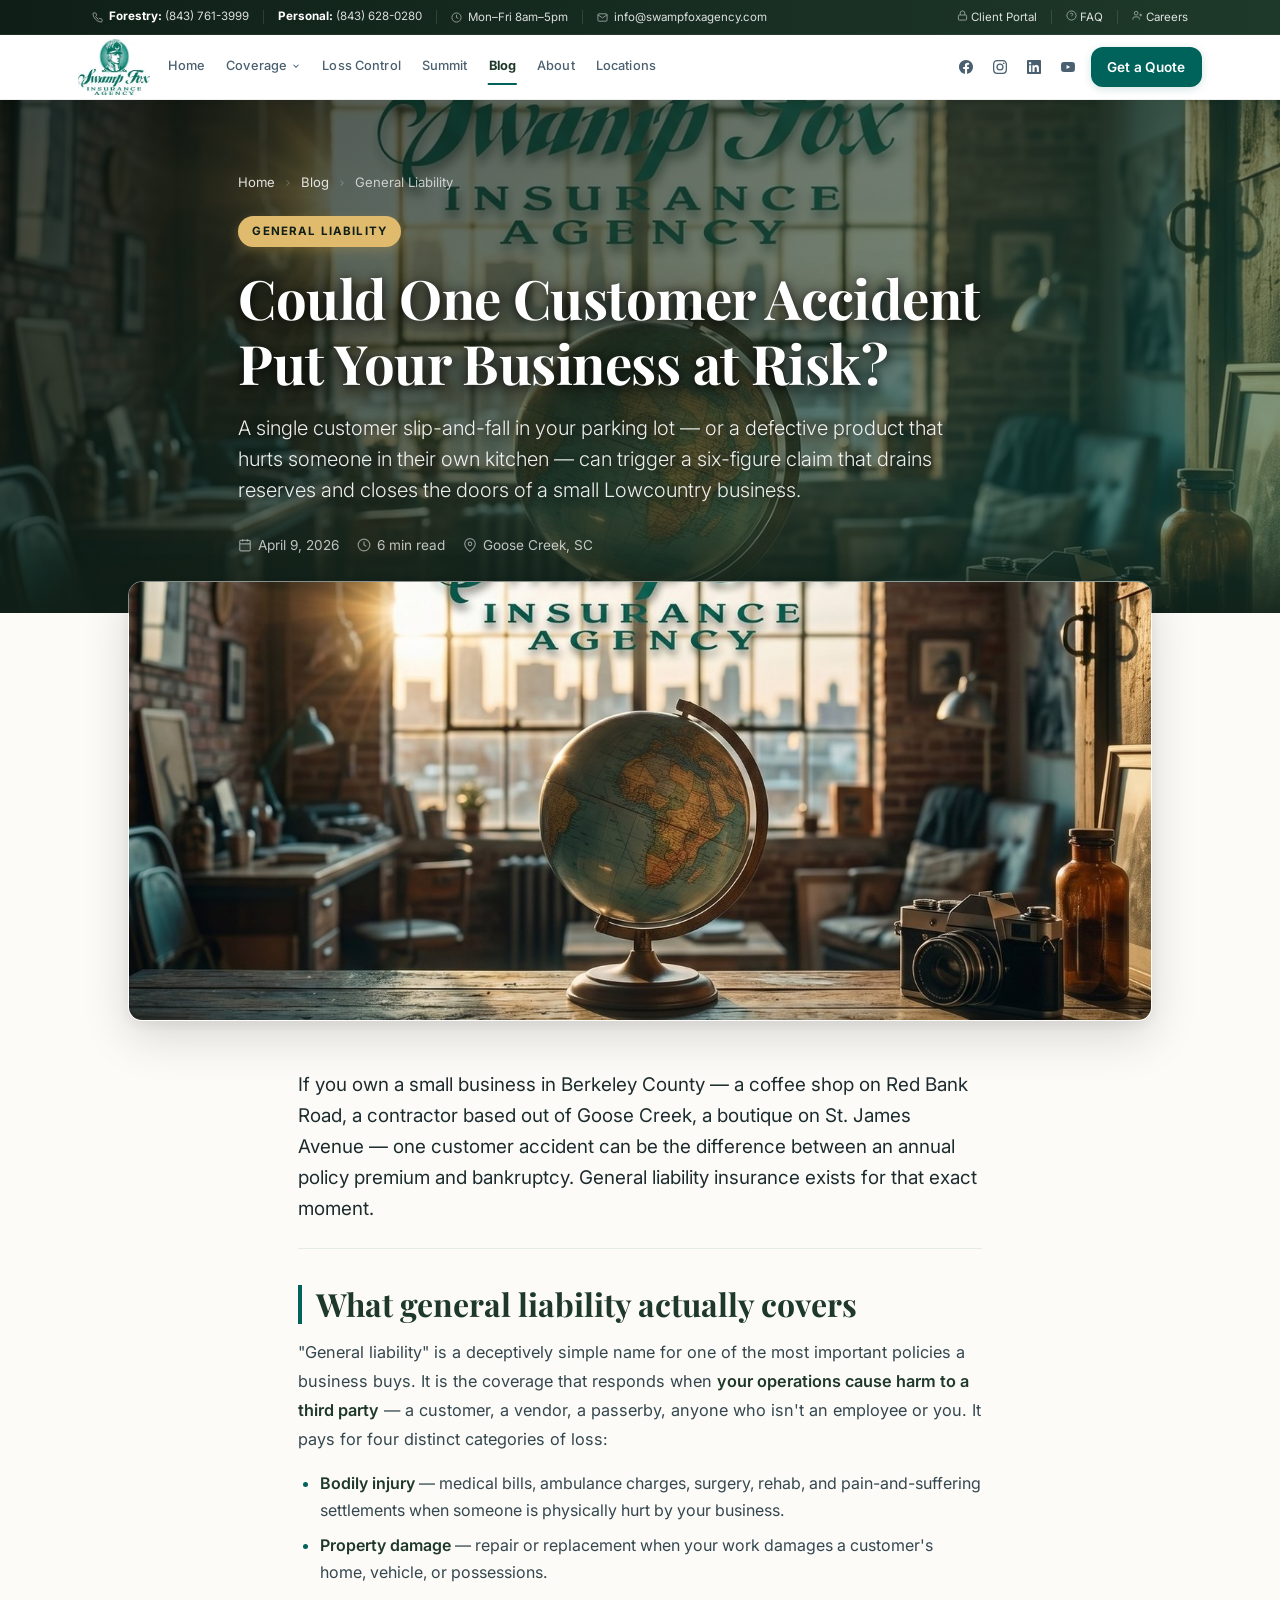
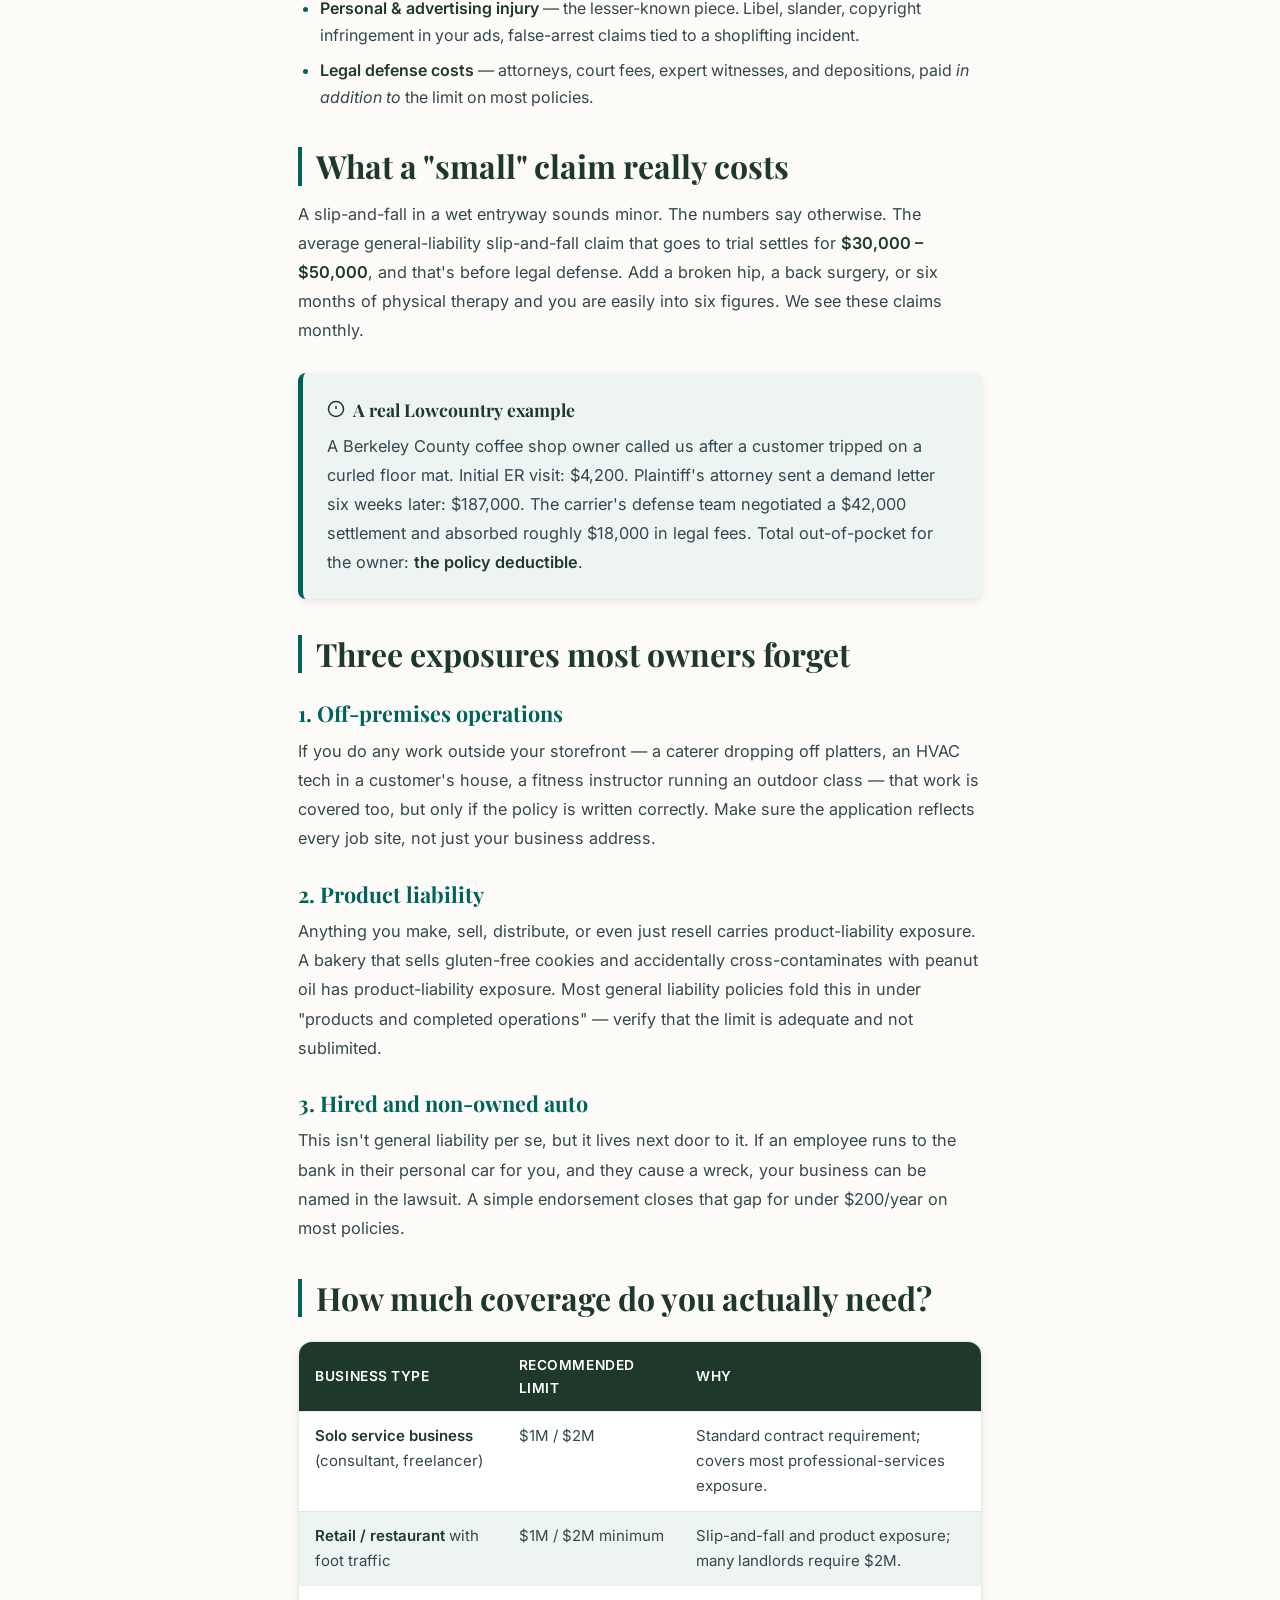
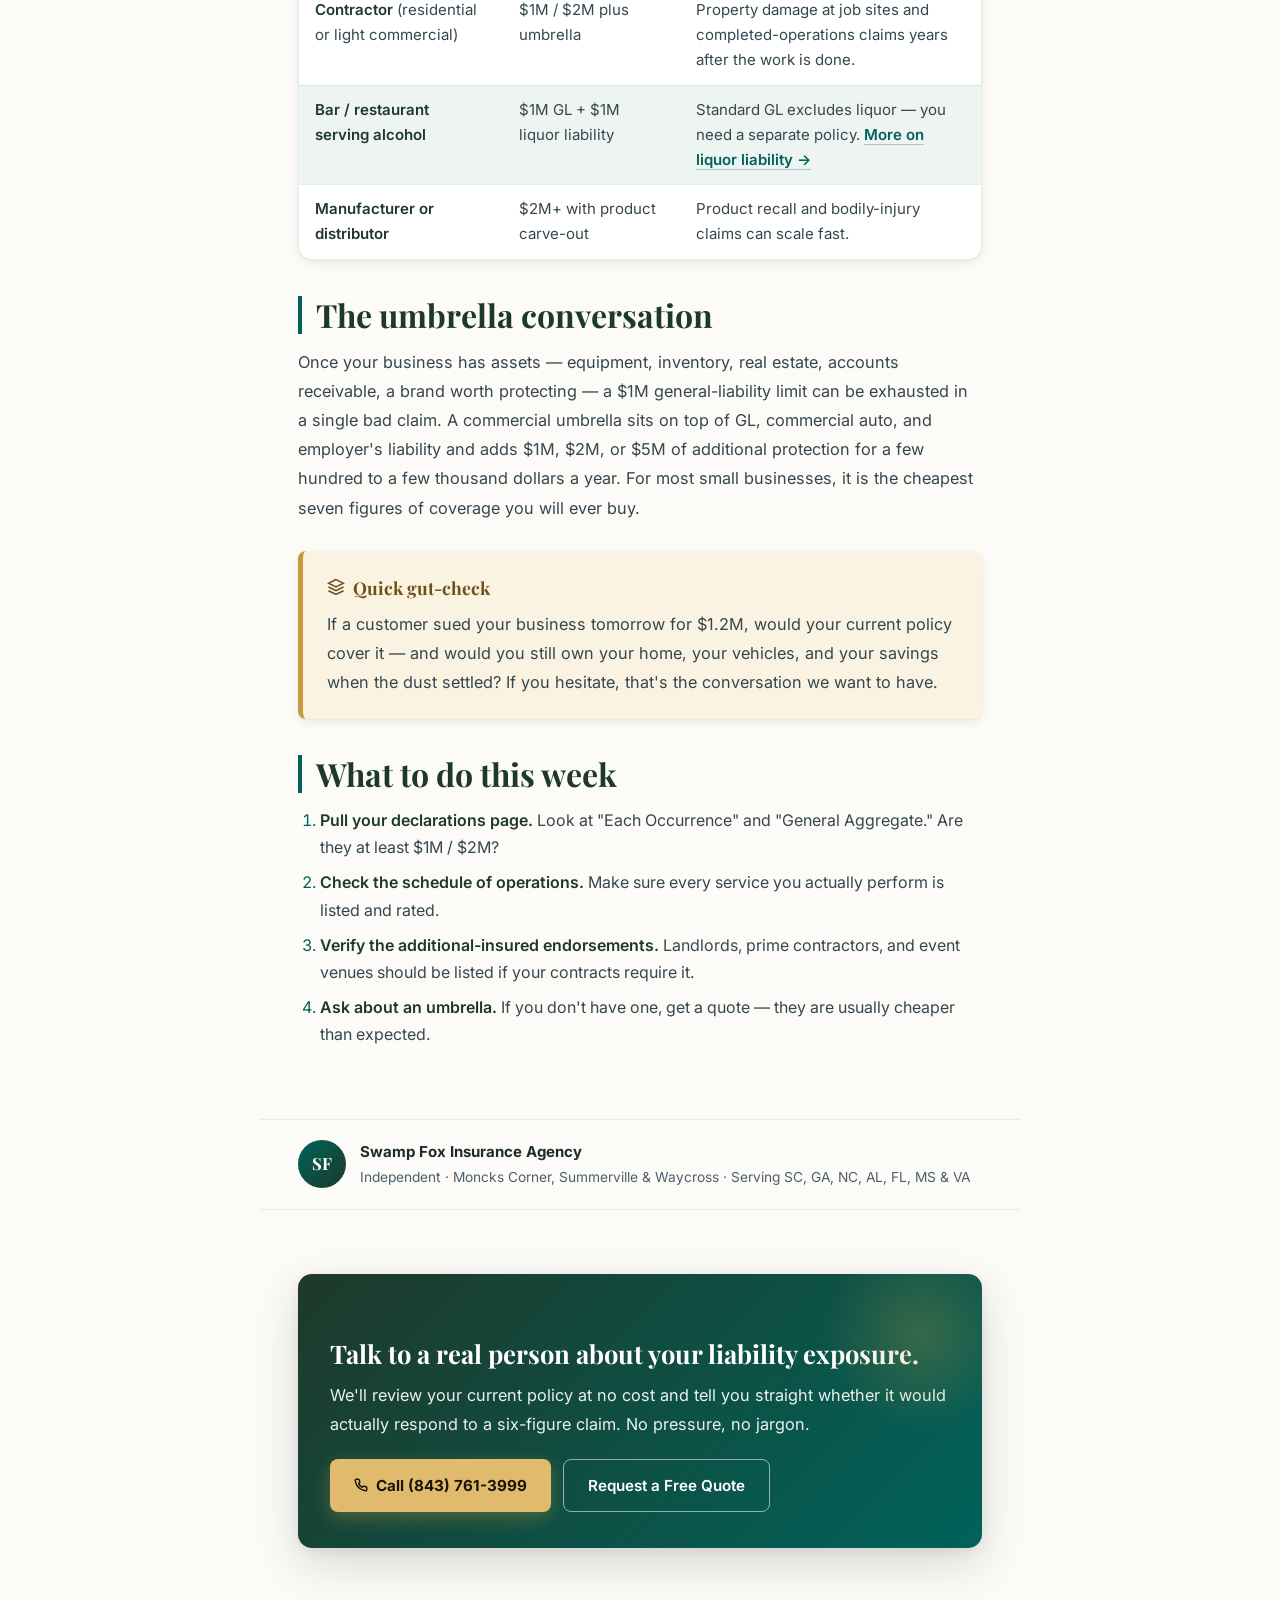
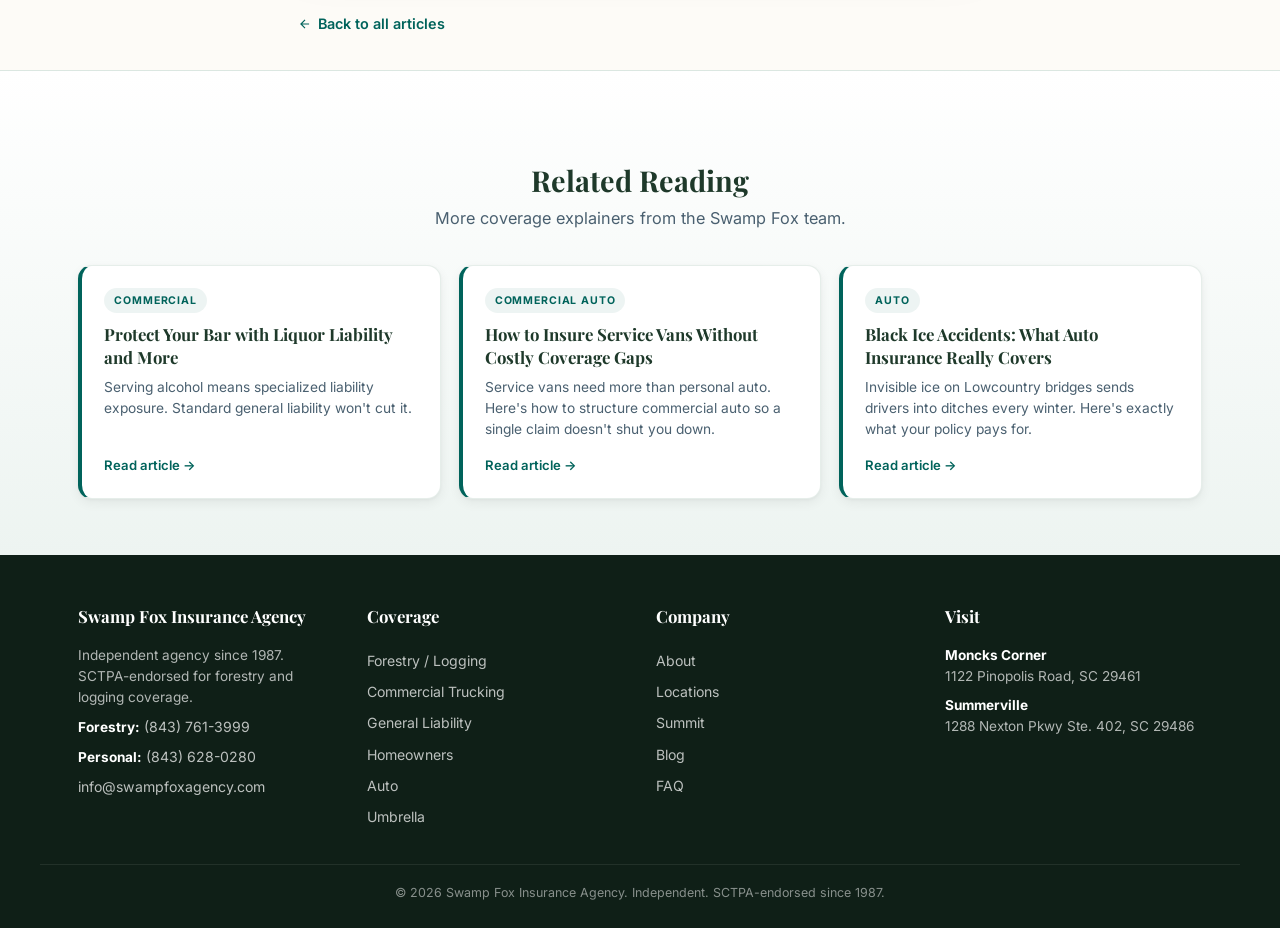
<file: blog/could-one-customer-accident-put-your-business-at-risk.html>
<!DOCTYPE html>
<html lang="en">
<head>
<meta charset="UTF-8">
<meta name="viewport" content="width=device-width,initial-scale=1">
<title>Could One Customer Accident Put Your Business at Risk? | Swamp Fox Insurance</title>
<meta name="description" content="A single customer slip-and-fall can drain reserves and shut a small business down. Here's how general liability insurance protects Goose Creek, SC operators from six-figure claims.">
<meta name="keywords" content="general liability insurance small business, customer slip and fall insurance, small business liability SC, bar restaurant liability, premises liability, Swamp Fox general liability">
<meta name="robots" content="index, follow, max-image-preview:large, max-snippet:-1">
<meta name="googlebot" content="index, follow, max-image-preview:large, max-snippet:-1">
<meta name="author" content="Swamp Fox Insurance Agency">
<meta name="geo.region" content="US-SC">
<meta name="geo.placename" content="Moncks Corner, South Carolina">
<meta name="author" content="Swamp Fox Insurance Agency">
<link rel="canonical" href="https://bensachwitz-ctrl.github.io/swampfoxweb/blog/could-one-customer-accident-put-your-business-at-risk.html">
<meta property="og:type" content="article">
<meta property="og:title" content="Could One Customer Accident Put Your Business at Risk?">
<meta property="og:description" content="A single customer slip-and-fall can drain reserves and shut a small business down. Here's why general liability is non-negotiable.">
<meta property="og:image" content="https://bensachwitz-ctrl.github.io/swampfoxweb/images/brand-renters-office.jpg">
<meta property="article:published_time" content="2026-04-09">
<meta property="article:section" content="General Liability">
<meta name="theme-color" content="#1E392A">
<meta name="twitter:card" content="summary_large_image">
<meta name="twitter:site" content="@swampfoxagency">
<meta name="twitter:title" content="Could One Customer Accident Put Your Business at Risk?">
<meta name="twitter:description" content="A single customer slip-and-fall can drain reserves and shut a small business down. Here's why general liability is non-negotiable.">
<meta name="twitter:image" content="https://bensachwitz-ctrl.github.io/swampfoxweb/images/brand-renters-office.jpg">
<script type="application/ld+json">
{"@context": "https://schema.org", "@type": "BlogPosting", "headline": "Could One Customer Accident Put Your Business at Risk?", "datePublished": "2026-04-09", "dateModified": "2026-04-09", "author": {"@type": "Organization", "name": "Swamp Fox Insurance Agency", "url": "https://bensachwitz-ctrl.github.io/swampfoxweb/"}, "publisher": {"@type": "Organization", "name": "Swamp Fox Insurance Agency", "logo": {"@type": "ImageObject", "url": "https://bensachwitz-ctrl.github.io/swampfoxweb/images/logo-swamp-fox-nav.webp"}, "@id": "https://swampfoxagency.com/#agency"}, "image": "https://bensachwitz-ctrl.github.io/swampfoxweb/images/brand-renters-office.jpg", "articleSection": "General Liability", "mainEntityOfPage": "https://bensachwitz-ctrl.github.io/swampfoxweb/blog/could-one-customer-accident-put-your-business-at-risk.html", "inLanguage": "en-US", "keywords": "general liability insurance small business, customer slip and fall insurance, small business liability SC, bar restaurant liability, premises liability, Swamp Fox general liability", "description": "A single customer slip-and-fall can drain reserves and shut a small business down. Here's how general liability insurance protects Goose Creek, SC operators from six-figure claims."}
</script>
<link rel="icon" type="image/svg+xml" href="data:image/svg+xml,<svg xmlns='http://www.w3.org/2000/svg' viewBox='0 0 32 32'><rect width='32' height='32' rx='5' fill='%231E392A'/><path d='M16 5L10 14h3l-2 6h10l-2-6h3L16 5z' fill='%232D8A7E'/><path d='M16 24v3' stroke='%232D8A7E' stroke-width='2' stroke-linecap='round'/></svg>">
<link rel="preconnect" href="https://fonts.googleapis.com">
<link rel="preconnect" href="https://fonts.gstatic.com" crossorigin>
<link href="https://fonts.googleapis.com/css2?family=Playfair+Display:wght@400;600;700&family=Inter:wght@300;400;500;600;700&display=swap" rel="stylesheet">
<link rel="stylesheet" href="blog.css">
<script src="nav.js" defer></script>
</head>
<body>

<div class="nav-topbar">
  <div class="wrap">
    <div class="nav-topbar-inner">
      <span class="nav-info-item"><svg width="11" height="11" fill="none" stroke="currentColor" stroke-width="2" viewBox="0 0 24 24"><path d="M22 16.92v3a2 2 0 01-2.18 2 19.79 19.79 0 01-8.63-3.07 19.5 19.5 0 01-6-6 19.79 19.79 0 01-3.07-8.67A2 2 0 014.11 2h3a2 2 0 012 1.72c.127.96.361 1.903.7 2.81a2 2 0 01-.45 2.11L8.09 9.91a16 16 0 006 6l1.27-1.27a2 2 0 012.11-.45c.907.339 1.85.573 2.81.7A2 2 0 0122 16.92z"/></svg> <a href="tel:8437613999"><strong>Forestry:</strong>&nbsp;(843)&nbsp;761-3999</a></span>
      <span class="nav-topbar-div"></span>
      <span class="nav-info-item"><a href="tel:8436280280"><strong>Personal:</strong>&nbsp;(843)&nbsp;628-0280</a></span>
      <span class="nav-topbar-div"></span>
      <span class="nav-info-item"><svg width="11" height="11" fill="none" stroke="currentColor" stroke-width="2" viewBox="0 0 24 24"><circle cx="12" cy="12" r="10"/><polyline points="12 6 12 12 16 14"/></svg> Mon–Fri 8am–5pm</span>
      <span class="nav-topbar-div"></span>
      <span class="nav-info-item"><svg width="11" height="11" fill="none" stroke="currentColor" stroke-width="2" viewBox="0 0 24 24"><path d="M4 4h16c1.1 0 2 .9 2 2v12c0 1.1-.9 2-2 2H4c-1.1 0-2-.9-2-2V6c0-1.1.9-2 2-2z"/><polyline points="22,6 12,13 2,6"/></svg> <a href="mailto:info@swampfoxagency.com">info@swampfoxagency.com</a></span>
      <span class="nav-topbar-div nav-topbar-spacer"></span>
      <span class="nav-info-item"><a href="https://portal.csr24.com/mvc/7613999" target="_blank" rel="noopener"><svg width="11" height="11" fill="none" stroke="currentColor" stroke-width="2" viewBox="0 0 24 24"><rect x="3" y="11" width="18" height="11" rx="2"/><path d="M7 11V7a5 5 0 0110 0v4"/></svg> Client&nbsp;Portal</a></span>
      <span class="nav-topbar-div"></span>
      <span class="nav-info-item"><a href="../#faq"><svg width="11" height="11" fill="none" stroke="currentColor" stroke-width="2" viewBox="0 0 24 24"><circle cx="12" cy="12" r="10"/><path d="M9.09 9a3 3 0 015.83 1c0 2-3 3-3 3M12 17h.01"/></svg> FAQ</a></span>
      <span class="nav-topbar-div"></span>
      <span class="nav-info-item"><a href="https://www.linkedin.com/company/swamp-fox-agency/jobs/" target="_blank" rel="noopener"><svg width="11" height="11" fill="none" stroke="currentColor" stroke-width="2" viewBox="0 0 24 24"><path d="M16 21v-2a4 4 0 00-4-4H6a4 4 0 00-4 4v2"/><circle cx="9" cy="7" r="4"/><path d="M22 11h-6M19 8v6"/></svg> Careers</a></span>
    </div>
  </div>
</div>

<nav class="nav" id="siteNav">
  <div class="wrap">
    <div class="nav-inner">
      <a class="nav-logo" href="../" aria-label="Swamp Fox Insurance Agency — Home">
        <img src="../images/logo-swamp-fox-nav.webp" alt="Swamp Fox Insurance Agency">
      </a>
      <div class="nav-links" id="navLinks">
        <div class="nav-link-wrap"><a class="nav-link" href="../">Home</a></div>
        <div class="nav-link-wrap" id="navCoverage">
          <a class="nav-link" href="../#services" aria-haspopup="true" aria-expanded="false">
            <span>Coverage</span>
            <svg width="10" height="10" fill="none" stroke="currentColor" stroke-width="2.5" viewBox="0 0 24 24" style="margin-left:4px;transition:transform .25s ease"><path d="M6 9l6 6 6-6"/></svg>
          </a>
          <div class="nav-dropdown" role="menu">
          <a class="nav-dropdown-item" href="../#forestry">
            <div class="nav-dd-icon"><svg width="18" height="18" fill="none" stroke="currentColor" stroke-width="2" viewBox="0 0 24 24"><path d="M12 3L4 14h4l-3 7h14l-3-7h4L12 3z"/></svg></div>
            <div>
              <div class="nav-dd-label">Forestry / Logging</div>
              <div class="nav-dd-desc">Logger's broad form, equipment, liability</div>
            </div>
          </a>
          <a class="nav-dropdown-item" href="../#trucking">
            <div class="nav-dd-icon"><svg width="18" height="18" fill="none" stroke="currentColor" stroke-width="2" viewBox="0 0 24 24"><rect x="1" y="3" width="15" height="13" rx="2"/><path d="M16 8h4l3 3.5V16h-7V8z"/><circle cx="5.5" cy="18.5" r="2.5"/><circle cx="18.5" cy="18.5" r="2.5"/></svg></div>
            <div>
              <div class="nav-dd-label">Commercial Trucking</div>
              <div class="nav-dd-desc">Auto, cargo, FMCSA filings, fleets</div>
            </div>
          </a>
          <a class="nav-dropdown-item" href="../#cargo">
            <div class="nav-dd-icon"><svg width="18" height="18" fill="none" stroke="currentColor" stroke-width="2" viewBox="0 0 24 24"><path d="M21 16V8a2 2 0 00-1-1.73l-7-4a2 2 0 00-2 0l-7 4A2 2 0 003 8v8a2 2 0 001 1.73l7 4a2 2 0 002 0l7-4A2 2 0 0021 16z"/></svg></div>
            <div>
              <div class="nav-dd-label">Cargo & Physical Damage</div>
              <div class="nav-dd-desc">Motor truck cargo, trailer interchange</div>
            </div>
          </a>
          <a class="nav-dropdown-item" href="../#gl">
            <div class="nav-dd-icon"><svg width="18" height="18" fill="none" stroke="currentColor" stroke-width="2" viewBox="0 0 24 24"><path d="M12 22s8-4 8-10V5l-8-3-8 3v7c0 6 8 10 8 10z"/></svg></div>
            <div>
              <div class="nav-dd-label">General Liability</div>
              <div class="nav-dd-desc">Business liability & commercial property</div>
            </div>
          </a>
          <a class="nav-dropdown-item" href="../#homeins">
            <div class="nav-dd-icon"><svg width="18" height="18" fill="none" stroke="currentColor" stroke-width="2" viewBox="0 0 24 24"><path d="M3 9l9-7 9 7v11a2 2 0 01-2 2H5a2 2 0 01-2-2z"/><path d="M9 22V12h6v10"/></svg></div>
            <div>
              <div class="nav-dd-label">Homeowners</div>
              <div class="nav-dd-desc">Dwelling, contents, liability, flood</div>
            </div>
          </a>
          <a class="nav-dropdown-item" href="../#autoins">
            <div class="nav-dd-icon"><svg width="18" height="18" fill="none" stroke="currentColor" stroke-width="2" viewBox="0 0 24 24"><path d="M5 17h14M5 17a2 2 0 01-2-2V9a2 2 0 012-2h1l2-3h8l2 3h1a2 2 0 012 2v6a2 2 0 01-2 2M5 17a2 2 0 100 4 2 2 0 000-4zM19 17a2 2 0 100 4 2 2 0 000-4z"/></svg></div>
            <div>
              <div class="nav-dd-label">Auto Insurance</div>
              <div class="nav-dd-desc">Car, truck, motorcycle, boat, ATV</div>
            </div>
          </a>
          <a class="nav-dropdown-item" href="../#life">
            <div class="nav-dd-icon"><svg width="18" height="18" fill="none" stroke="currentColor" stroke-width="2" viewBox="0 0 24 24"><path d="M20.84 4.61a5.5 5.5 0 00-7.78 0L12 5.67l-1.06-1.06a5.5 5.5 0 00-7.78 7.78l1.06 1.06L12 21.23l7.78-7.78 1.06-1.06a5.5 5.5 0 000-7.78z"/></svg></div>
            <div>
              <div class="nav-dd-label">Life & Health</div>
              <div class="nav-dd-desc">Term, whole life, individual health</div>
            </div>
          </a>
          <a class="nav-dropdown-item" href="../#umbrella">
            <div class="nav-dd-icon"><svg width="18" height="18" fill="none" stroke="currentColor" stroke-width="2" viewBox="0 0 24 24"><path d="M12 2v2M12 22v-6M4.93 4.93l1.41 1.41M17.66 17.66l1.41 1.41M2 12h2M22 12h-2M4.93 19.07l1.41-1.41M17.66 6.34l1.41-1.41"/><path d="M22 12a10 10 0 00-20 0h20z"/></svg></div>
            <div>
              <div class="nav-dd-label">Umbrella & Excess</div>
              <div class="nav-dd-desc">Excess liability above primary limits</div>
            </div>
          </a>
          </div>
        </div>
        <div class="nav-link-wrap"><a class="nav-link" href="../#losscontrol">Loss Control</a></div>
        <div class="nav-link-wrap"><a class="nav-link" href="../#summit">Summit</a></div>
        <div class="nav-link-wrap"><a class="nav-link active" href="index.html">Blog</a></div>
        <div class="nav-link-wrap"><a class="nav-link" href="../#about">About</a></div>
        <div class="nav-link-wrap"><a class="nav-link" href="../#locations">Locations</a></div>
      </div>
      <div class="nav-right">
        <div class="nav-social">
          <a href="https://www.facebook.com/SFOXAGENCY/" target="_blank" rel="noopener" aria-label="Facebook"><svg width="14" height="14" fill="currentColor" viewBox="0 0 24 24"><path d="M24 12.073c0-6.627-5.373-12-12-12s-12 5.373-12 12c0 5.99 4.388 10.954 10.125 11.854v-8.385H7.078v-3.47h3.047V9.43c0-3.007 1.792-4.669 4.533-4.669 1.312 0 2.686.235 2.686.235v2.953H15.83c-1.491 0-1.956.925-1.956 1.874v2.25h3.328l-.532 3.47h-2.796v8.385C19.612 23.027 24 18.062 24 12.073z"/></svg></a>
          <a href="https://www.instagram.com/swampfoxagency/" target="_blank" rel="noopener" aria-label="Instagram"><svg width="14" height="14" fill="currentColor" viewBox="0 0 24 24"><path d="M12 2.163c3.204 0 3.584.012 4.85.07 3.252.148 4.771 1.691 4.919 4.919.058 1.265.069 1.645.069 4.849 0 3.205-.012 3.584-.069 4.849-.149 3.225-1.664 4.771-4.919 4.919-1.266.058-1.644.07-4.85.07-3.204 0-3.584-.012-4.849-.07-3.26-.149-4.771-1.699-4.919-4.92-.058-1.265-.07-1.644-.07-4.849 0-3.204.013-3.583.07-4.849.149-3.227 1.664-4.771 4.919-4.919 1.266-.057 1.645-.069 4.849-.069zM12 0C8.741 0 8.333.014 7.053.072 2.695.272.273 2.69.073 7.052.014 8.333 0 8.741 0 12c0 3.259.014 3.668.072 4.948.2 4.358 2.618 6.78 6.98 6.98C8.333 23.986 8.741 24 12 24c3.259 0 3.668-.014 4.948-.072 4.354-.2 6.782-2.618 6.979-6.98.059-1.28.073-1.689.073-4.948 0-3.259-.014-3.667-.072-4.947-.196-4.354-2.617-6.78-6.979-6.98C15.668.014 15.259 0 12 0zm0 5.838a6.162 6.162 0 100 12.324 6.162 6.162 0 000-12.324zM12 16a4 4 0 110-8 4 4 0 010 8zm6.406-11.845a1.44 1.44 0 100 2.881 1.44 1.44 0 000-2.881z"/></svg></a>
          <a href="https://www.linkedin.com/company/swamp-fox-agency" target="_blank" rel="noopener" aria-label="LinkedIn"><svg width="14" height="14" fill="currentColor" viewBox="0 0 24 24"><path d="M20.447 20.452h-3.554v-5.569c0-1.328-.027-3.037-1.852-3.037-1.853 0-2.136 1.445-2.136 2.939v5.667H9.351V9h3.414v1.561h.046c.477-.9 1.637-1.85 3.37-1.85 3.601 0 4.267 2.37 4.267 5.455v6.286zM5.337 7.433a2.062 2.062 0 01-2.063-2.065 2.064 2.064 0 112.063 2.065zm1.782 13.019H3.555V9h3.564v11.452zM22.225 0H1.771C.792 0 0 .774 0 1.729v20.542C0 23.227.792 24 1.771 24h20.451C23.2 24 24 23.227 24 22.271V1.729C24 .774 23.2 0 22.222 0h.003z"/></svg></a>
          <a href="https://www.youtube.com/@swampfoxagency" target="_blank" rel="noopener" aria-label="YouTube"><svg width="14" height="14" fill="currentColor" viewBox="0 0 24 24"><path d="M23.498 6.186a3.016 3.016 0 00-2.122-2.136C19.505 3.545 12 3.545 12 3.545s-7.505 0-9.377.505A3.017 3.017 0 00.502 6.186C0 8.07 0 12 0 12s0 3.93.502 5.814a3.016 3.016 0 002.122 2.136c1.871.505 9.376.505 9.376.505s7.505 0 9.377-.505a3.015 3.015 0 002.122-2.136C24 15.93 24 12 24 12s0-3.93-.502-5.814zM9.545 15.568V8.432L15.818 12l-6.273 3.568z"/></svg></a>
        </div>
        <a class="nav-link nav-cta" href="../#quote">Get a Quote</a>
      </div>
      <button class="ham" id="navHam" aria-label="Menu" aria-expanded="false">
        <span></span><span></span><span></span>
      </button>
    </div>
  </div>
</nav>

<div class="mobile-menu" id="mobileMenu">
  <div style="padding:24px">
    <div style="display:flex;justify-content:space-between;align-items:center;margin-bottom:28px">
      <img src="../images/logo-swamp-fox-nav.webp" alt="Swamp Fox" style="height:40px;object-fit:contain">
      <button id="mobileClose" aria-label="Close menu" style="color:#fff;font-size:2rem;width:44px;height:44px;display:flex;align-items:center;justify-content:center;background:transparent;border:none;cursor:pointer">&times;</button>
    </div>
    <a class="mob-link" href="../">Home</a>
    <a class="mob-link" href="../#services">Coverage</a>
    <a class="mob-link" href="../#losscontrol">Loss Control</a>
    <a class="mob-link" href="../#summit">Summit</a>
    <a class="mob-link" href="index.html">Blog</a>
    <a class="mob-link" href="../#about">About</a>
    <a class="mob-link" href="../#locations">Locations</a>
    <div style="margin-top:28px;padding-top:20px;border-top:1px solid rgba(255,255,255,.08)">
      <div style="margin-bottom:8px"><span style="font-size:.65rem;color:rgba(255,255,255,.4);text-transform:uppercase;letter-spacing:.1em">Forestry / Commercial</span><a href="tel:8437613999" style="color:var(--teal-lt);font-weight:600;display:block;font-size:1.05rem">(843) 761-3999</a></div>
      <div style="margin-bottom:14px"><span style="font-size:.65rem;color:rgba(255,255,255,.4);text-transform:uppercase;letter-spacing:.1em">Personal / Small Commercial</span><a href="tel:8436280280" style="color:var(--teal-lt);font-weight:600;display:block;font-size:1.05rem">(843) 628-0280</a></div>
      <a href="mailto:info@swampfoxagency.com" style="color:rgba(255,255,255,.65);font-weight:500;font-size:.85rem;display:block;margin-bottom:16px">info@swampfoxagency.com</a>
      <a href="../#quote" style="background:var(--teal);color:#fff;padding:14px 20px;border-radius:var(--r-lg);font-weight:600;width:100%;text-align:center;border:none;cursor:pointer;display:block">Get a Free Quote</a>
    </div>
  </div>
</div>

<section class="article-hero"><div class="article-hero-bg" style="background-image:url('../images/brand-renters-office.jpg')"></div>
  <div class="article-hero-inner">
    <nav class="breadcrumbs" aria-label="Breadcrumb">
      <a href="../">Home</a>
      <svg width="10" height="10" fill="none" stroke="currentColor" stroke-width="2" viewBox="0 0 24 24"><path d="M9 18l6-6-6-6"/></svg>
      <a href="index.html">Blog</a>
      <svg width="10" height="10" fill="none" stroke="currentColor" stroke-width="2" viewBox="0 0 24 24"><path d="M9 18l6-6-6-6"/></svg>
      <span>General Liability</span>
    </nav>
    <span class="cat-pill">General Liability</span>
    <h1>Could One Customer Accident Put Your Business at Risk?</h1>
    <p class="article-dek">A single customer slip-and-fall in your parking lot — or a defective product that hurts someone in their own kitchen — can trigger a six-figure claim that drains reserves and closes the doors of a small Lowcountry business.</p>
    <div class="article-meta">
      <span class="article-meta-item"><svg width="14" height="14" fill="none" stroke="currentColor" stroke-width="2" viewBox="0 0 24 24"><rect x="3" y="4" width="18" height="18" rx="2"/><path d="M16 2v4M8 2v4M3 10h18"/></svg>April 9, 2026</span>
      <span class="article-meta-item"><svg width="14" height="14" fill="none" stroke="currentColor" stroke-width="2" viewBox="0 0 24 24"><circle cx="12" cy="12" r="10"/><polyline points="12 6 12 12 16 14"/></svg>6 min read</span>
      <span class="article-meta-item"><svg width="14" height="14" fill="none" stroke="currentColor" stroke-width="2" viewBox="0 0 24 24"><path d="M21 10c0 7-9 13-9 13s-9-6-9-13a9 9 0 0118 0z"/><circle cx="12" cy="10" r="3"/></svg>Goose Creek, SC</span>
    </div>
  </div>
</section>

<div class="featured-image">
  <img src="../images/brand-renters-office.jpg" alt="Small business storefront in Goose Creek, SC" loading="eager" decoding="async">
</div>

<article class="article-body">
  <p class="lede">If you own a small business in Berkeley County — a coffee shop on Red Bank Road, a contractor based out of Goose Creek, a boutique on St. James Avenue — one customer accident can be the difference between an annual policy premium and bankruptcy. General liability insurance exists for that exact moment.</p>

  <h2>What general liability actually covers</h2>
  <p>"General liability" is a deceptively simple name for one of the most important policies a business buys. It is the coverage that responds when <strong>your operations cause harm to a third party</strong> — a customer, a vendor, a passerby, anyone who isn't an employee or you. It pays for four distinct categories of loss:</p>
  <ul>
    <li><strong>Bodily injury</strong> — medical bills, ambulance charges, surgery, rehab, and pain-and-suffering settlements when someone is physically hurt by your business.</li>
    <li><strong>Property damage</strong> — repair or replacement when your work damages a customer's home, vehicle, or possessions.</li>
    <li><strong>Personal &amp; advertising injury</strong> — the lesser-known piece. Libel, slander, copyright infringement in your ads, false-arrest claims tied to a shoplifting incident.</li>
    <li><strong>Legal defense costs</strong> — attorneys, court fees, expert witnesses, and depositions, paid <em>in addition to</em> the limit on most policies.</li>
  </ul>

  <h2>What a "small" claim really costs</h2>
  <p>A slip-and-fall in a wet entryway sounds minor. The numbers say otherwise. The average general-liability slip-and-fall claim that goes to trial settles for <strong>$30,000 – $50,000</strong>, and that's before legal defense. Add a broken hip, a back surgery, or six months of physical therapy and you are easily into six figures. We see these claims monthly.</p>

  <div class="callout">
    <div class="callout-title">
      <svg width="18" height="18" fill="none" stroke="currentColor" stroke-width="2" viewBox="0 0 24 24"><circle cx="12" cy="12" r="10"/><path d="M12 8v4M12 16h.01"/></svg>
      A real Lowcountry example
    </div>
    <p>A Berkeley County coffee shop owner called us after a customer tripped on a curled floor mat. Initial ER visit: $4,200. Plaintiff's attorney sent a demand letter six weeks later: $187,000. The carrier's defense team negotiated a $42,000 settlement and absorbed roughly $18,000 in legal fees. Total out-of-pocket for the owner: <strong>the policy deductible</strong>.</p>
  </div>

  <h2>Three exposures most owners forget</h2>

  <h3>1. Off-premises operations</h3>
  <p>If you do any work outside your storefront — a caterer dropping off platters, an HVAC tech in a customer's house, a fitness instructor running an outdoor class — that work is covered too, but only if the policy is written correctly. Make sure the application reflects every job site, not just your business address.</p>

  <h3>2. Product liability</h3>
  <p>Anything you make, sell, distribute, or even just resell carries product-liability exposure. A bakery that sells gluten-free cookies and accidentally cross-contaminates with peanut oil has product-liability exposure. Most general liability policies fold this in under "products and completed operations" — verify that the limit is adequate and not sublimited.</p>

  <h3>3. Hired and non-owned auto</h3>
  <p>This isn't general liability per se, but it lives next door to it. If an employee runs to the bank in their personal car for you, and they cause a wreck, your business can be named in the lawsuit. A simple endorsement closes that gap for under $200/year on most policies.</p>

  <h2>How much coverage do you actually need?</h2>
  <table class="coverage-table">
    <thead>
      <tr><th>Business type</th><th>Recommended limit</th><th>Why</th></tr>
    </thead>
    <tbody>
      <tr><td><strong>Solo service business</strong> (consultant, freelancer)</td><td>$1M / $2M</td><td>Standard contract requirement; covers most professional-services exposure.</td></tr>
      <tr><td><strong>Retail / restaurant</strong> with foot traffic</td><td>$1M / $2M minimum</td><td>Slip-and-fall and product exposure; many landlords require $2M.</td></tr>
      <tr><td><strong>Contractor</strong> (residential or light commercial)</td><td>$1M / $2M plus umbrella</td><td>Property damage at job sites and completed-operations claims years after the work is done.</td></tr>
      <tr><td><strong>Bar / restaurant serving alcohol</strong></td><td>$1M GL + $1M liquor liability</td><td>Standard GL excludes liquor — you need a separate policy. <a href="protect-your-bar-with-liquor-liability-and-more.html">More on liquor liability →</a></td></tr>
      <tr><td><strong>Manufacturer or distributor</strong></td><td>$2M+ with product carve-out</td><td>Product recall and bodily-injury claims can scale fast.</td></tr>
    </tbody>
  </table>

  <h2>The umbrella conversation</h2>
  <p>Once your business has assets — equipment, inventory, real estate, accounts receivable, a brand worth protecting — a $1M general-liability limit can be exhausted in a single bad claim. A commercial umbrella sits on top of GL, commercial auto, and employer's liability and adds $1M, $2M, or $5M of additional protection for a few hundred to a few thousand dollars a year. For most small businesses, it is the cheapest seven figures of coverage you will ever buy.</p>

  <div class="callout callout--gold">
    <div class="callout-title">
      <svg width="18" height="18" fill="none" stroke="currentColor" stroke-width="2" viewBox="0 0 24 24"><path d="M12 2L2 7l10 5 10-5-10-5zM2 17l10 5 10-5M2 12l10 5 10-5"/></svg>
      Quick gut-check
    </div>
    <p>If a customer sued your business tomorrow for $1.2M, would your current policy cover it — and would you still own your home, your vehicles, and your savings when the dust settled? If you hesitate, that's the conversation we want to have.</p>
  </div>

  <h2>What to do this week</h2>
  <ol>
    <li><strong>Pull your declarations page.</strong> Look at "Each Occurrence" and "General Aggregate." Are they at least $1M / $2M?</li>
    <li><strong>Check the schedule of operations.</strong> Make sure every service you actually perform is listed and rated.</li>
    <li><strong>Verify the additional-insured endorsements.</strong> Landlords, prime contractors, and event venues should be listed if your contracts require it.</li>
    <li><strong>Ask about an umbrella.</strong> If you don't have one, get a quote — they are usually cheaper than expected.</li>
  </ol>
</article>

<div class="byline">
  <div class="byline-avatar">SF</div>
  <div class="byline-meta">
    <strong>Swamp Fox Insurance Agency</strong>
    Independent · Moncks Corner, Summerville &amp; Waycross · Serving SC, GA, NC, AL, FL, MS &amp; VA
  </div>
</div>

<section class="cta-box">
  <div class="cta-box-inner">
    <h3>Talk to a real person about your liability exposure.</h3>
    <p>We'll review your current policy at no cost and tell you straight whether it would actually respond to a six-figure claim. No pressure, no jargon.</p>
    <div class="cta-box-buttons">
      <a class="btn-gold" href="tel:8437613999"><svg width="14" height="14" fill="none" stroke="currentColor" stroke-width="2.5" viewBox="0 0 24 24"><path d="M22 16.92v3a2 2 0 01-2.18 2 19.79 19.79 0 01-8.63-3.07 19.5 19.5 0 01-6-6 19.79 19.79 0 01-3.07-8.67A2 2 0 014.11 2h3a2 2 0 012 1.72c.127.96.361 1.903.7 2.81a2 2 0 01-.45 2.11L8.09 9.91a16 16 0 006 6l1.27-1.27a2 2 0 012.11-.45c.907.339 1.85.573 2.81.7A2 2 0 0122 16.92z"/></svg>Call (843) 761-3999</a>
      <a class="btn-ghost" href="../#quote">Request a Free Quote</a>
    </div>
  </div>
</section>

<div class="back-link">
  <a href="index.html"><svg width="14" height="14" fill="none" stroke="currentColor" stroke-width="2" viewBox="0 0 24 24"><path d="M19 12H5M12 19l-7-7 7-7"/></svg>Back to all articles</a>
</div>

<section class="related">
  <div class="related-inner">
    <h2>Related Reading</h2>
    <p class="related-sub">More coverage explainers from the Swamp Fox team.</p>
    <div class="related-grid" id="related-grid"></div>
  </div>
</section>

<footer class="site-footer">
  <div class="footer-inner">
    <div class="footer-col">
      <h5>Swamp Fox Insurance Agency</h5>
      <p>Independent agency since 1987. SCTPA-endorsed for forestry and logging coverage.</p>
      <p><strong style="color:#fff">Forestry:</strong> <a href="tel:8437613999" style="display:inline">(843) 761-3999</a></p>
      <p><strong style="color:#fff">Personal:</strong> <a href="tel:8436280280" style="display:inline">(843) 628-0280</a></p>
      <p><a href="mailto:info@swampfoxagency.com" style="display:inline">info@swampfoxagency.com</a></p>
    </div>
    <div class="footer-col">
      <h5>Coverage</h5>
      <a href="../#forestry">Forestry / Logging</a>
      <a href="../#trucking">Commercial Trucking</a>
      <a href="../#gl">General Liability</a>
      <a href="../#homeins">Homeowners</a>
      <a href="../#autoins">Auto</a>
      <a href="../#umbrella">Umbrella</a>
    </div>
    <div class="footer-col">
      <h5>Company</h5>
      <a href="../#about">About</a>
      <a href="../#locations">Locations</a>
      <a href="../#summit">Summit</a>
      <a href="index.html">Blog</a>
      <a href="../#faq">FAQ</a>
    </div>
    <div class="footer-col">
      <h5>Visit</h5>
      <p><strong style="color:#fff">Moncks Corner</strong><br>1122 Pinopolis Road, SC 29461</p>
      <p><strong style="color:#fff">Summerville</strong><br>1288 Nexton Pkwy Ste. 402, SC 29486</p>
    </div>
  </div>
  <div class="footer-bottom">
    &copy; <span id="yr"></span> Swamp Fox Insurance Agency. Independent. SCTPA-endorsed since 1987.
  </div>
</footer>

<script src="posts.js"></script>
<script>
  document.getElementById('yr').textContent = new Date().getFullYear();
  const here = 'could-one-customer-accident-put-your-business-at-risk';
  const related = window.SF_POSTS.filter(p => p.slug !== here && (p.category === 'General Liability' || p.category === 'Commercial')).slice(0, 3);
  const fill = window.SF_POSTS.filter(p => p.slug !== here && !related.includes(p)).slice(0, 3 - related.length);
  document.getElementById('related-grid').innerHTML = [...related, ...fill].map(p => `
    <a class="related-card" href="${p.slug}.html">
      <span class="cat-tag">${p.category}</span>
      <h4>${p.title}</h4>
      <p>${p.excerpt}</p>
      <span class="read-more">Read article &rarr;</span>
    </a>
  `).join('');
</script>

</body>
</html>
</file>
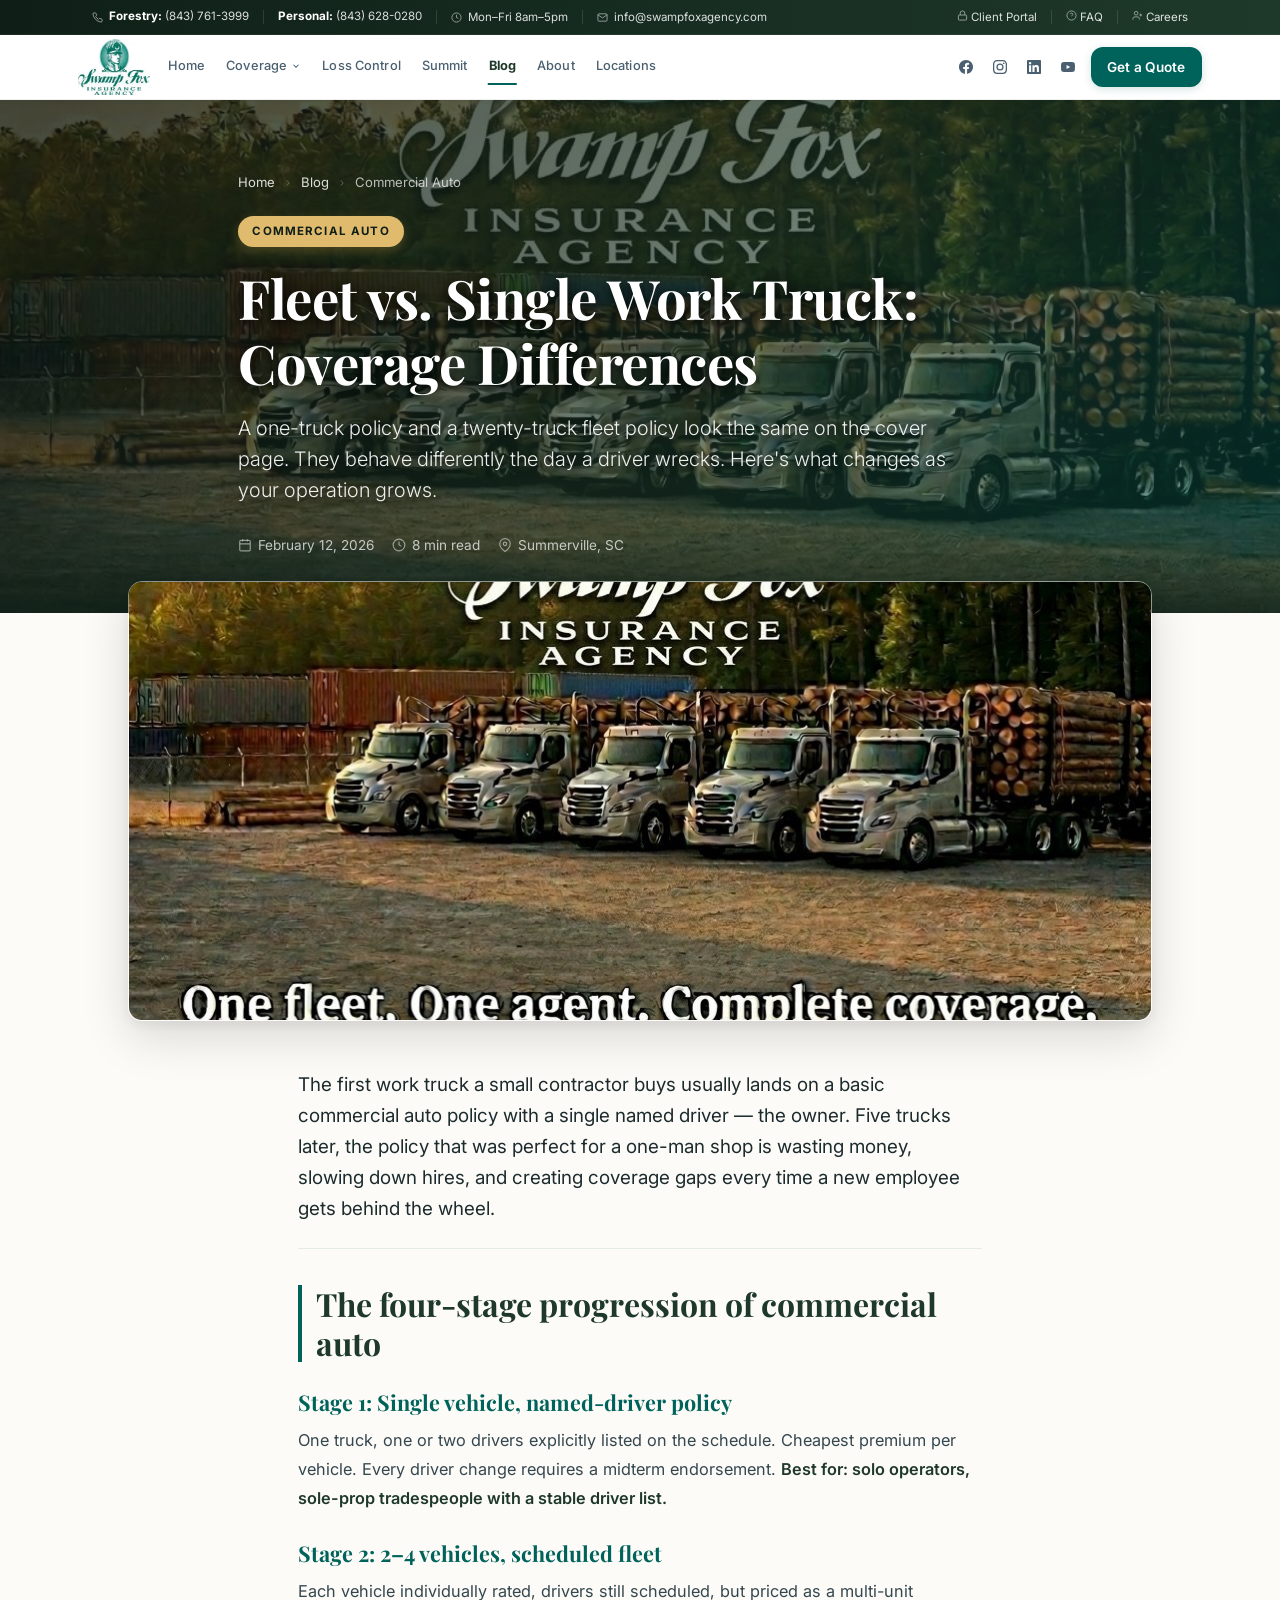
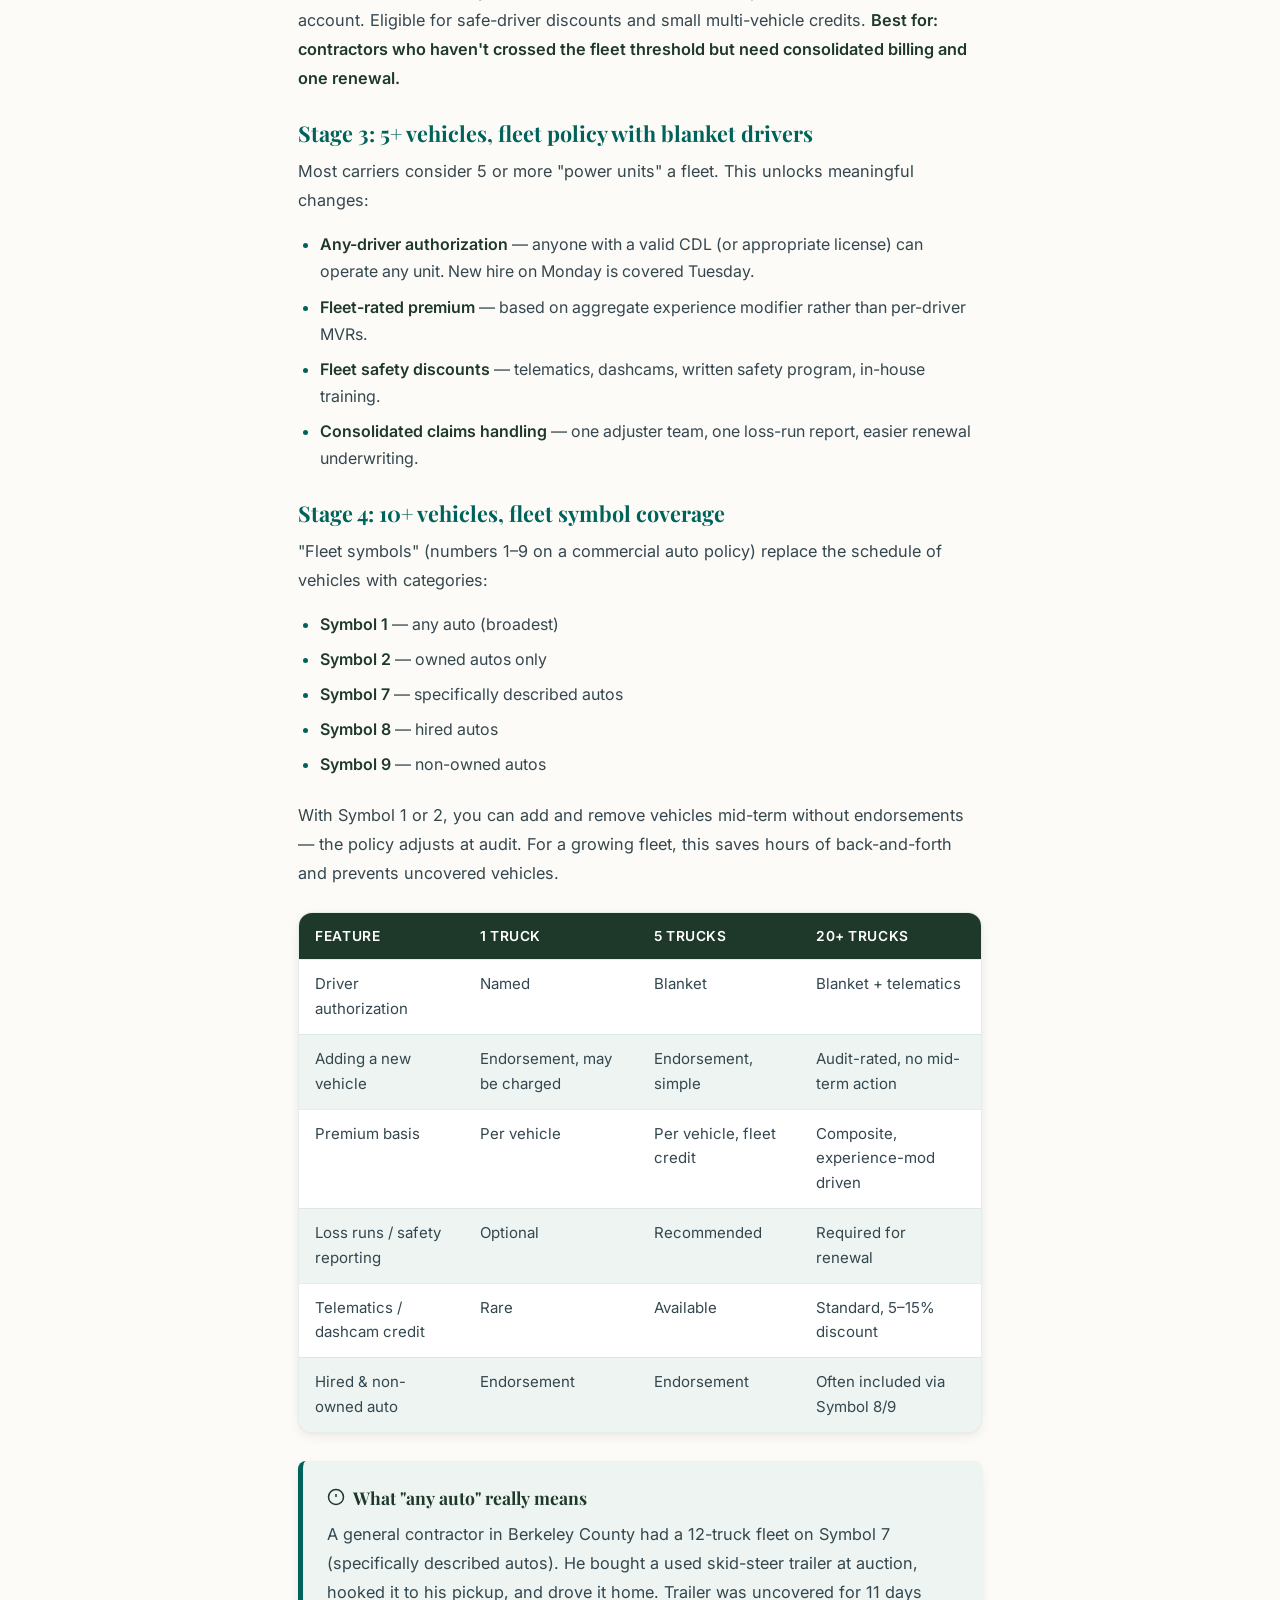
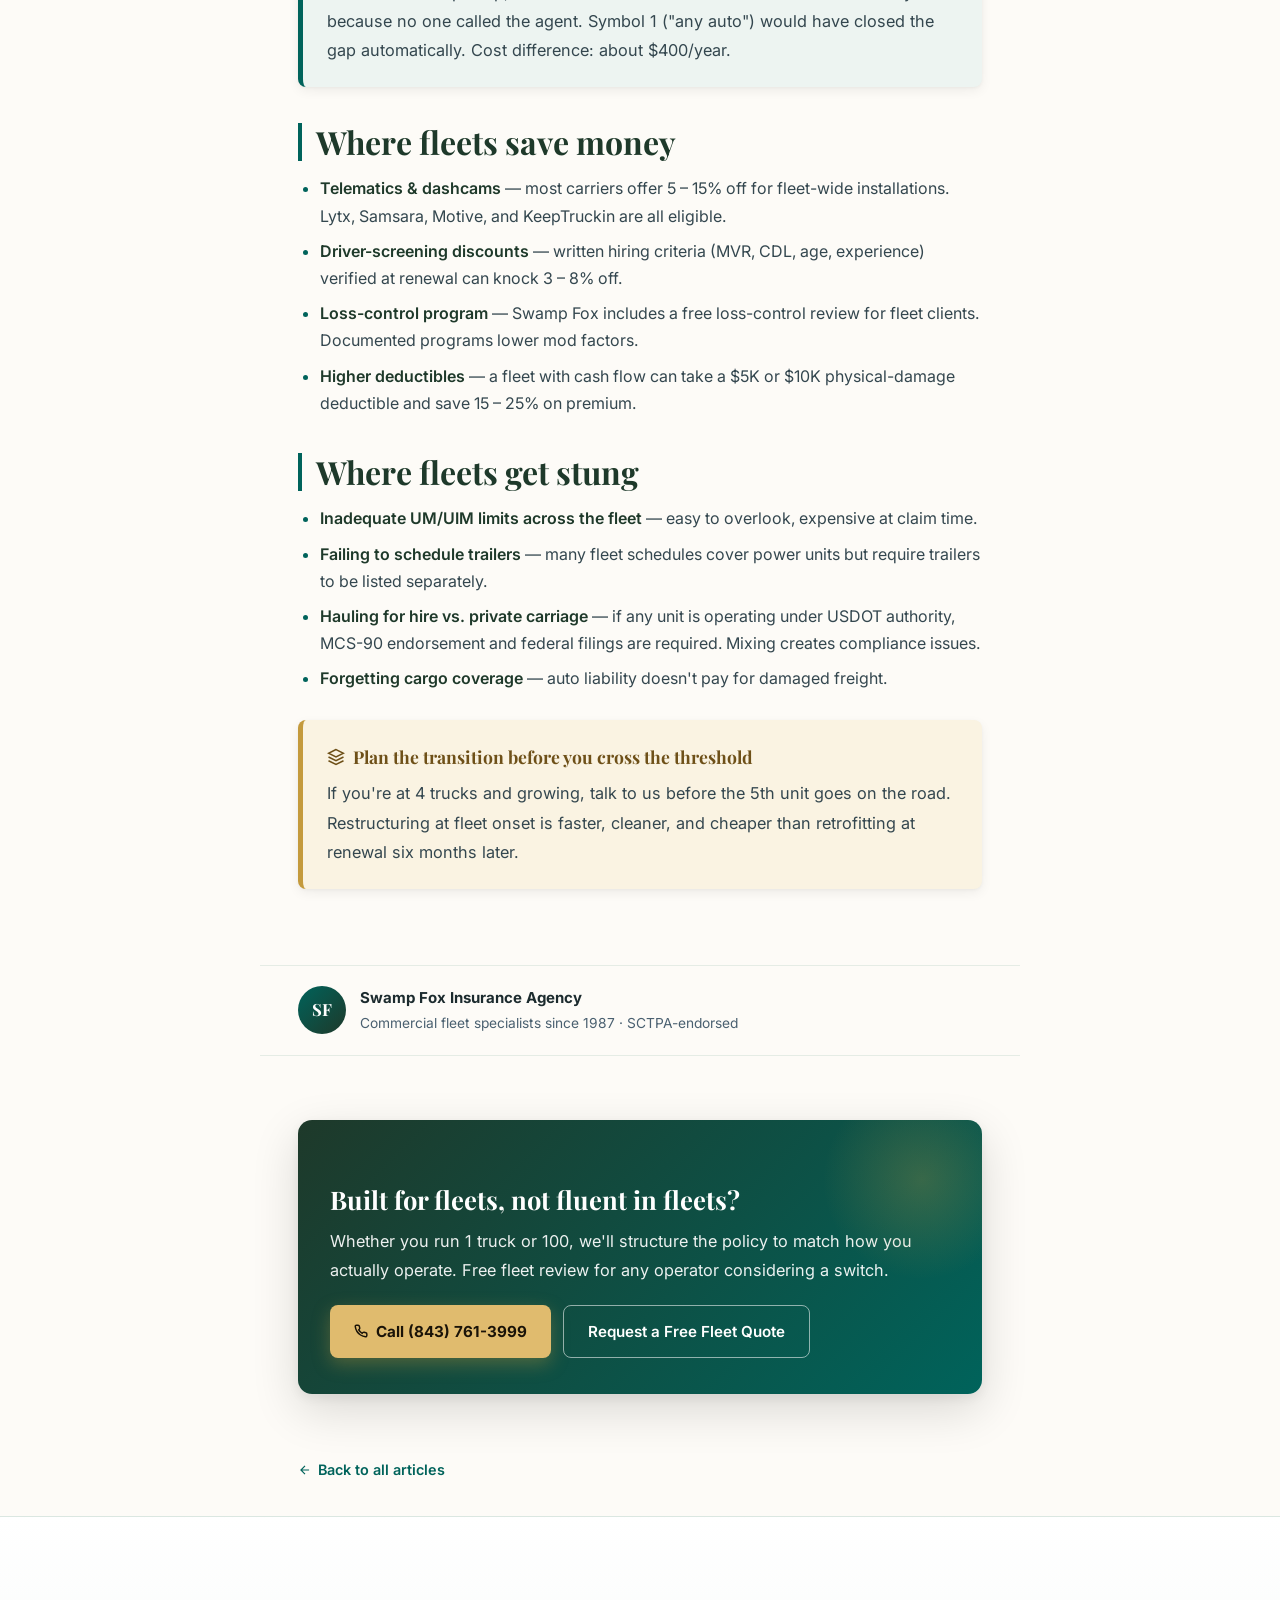
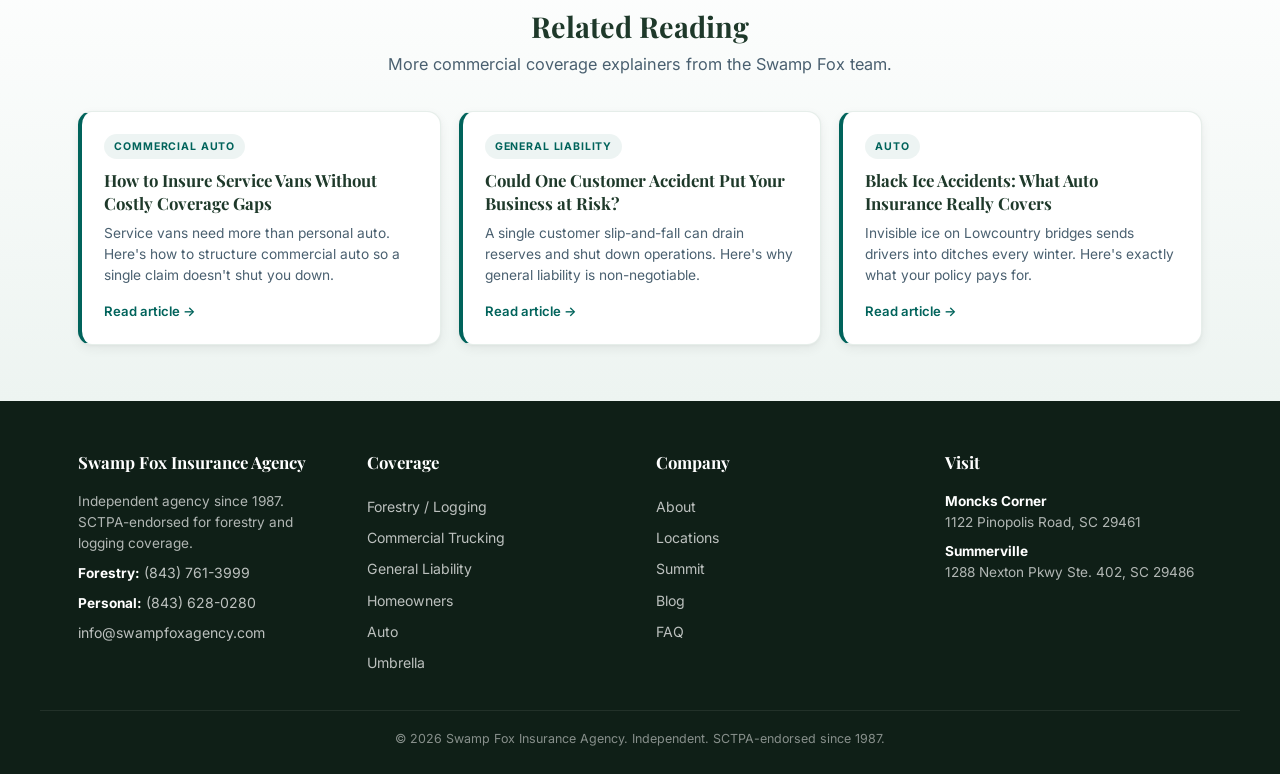
<file: blog/fleet-vs-single-work-truck-coverage-differences.html>
<!DOCTYPE html>
<html lang="en">
<head>
<meta charset="UTF-8">
<meta name="viewport" content="width=device-width,initial-scale=1">
<title>Fleet vs. Single Work Truck: Coverage Differences | Swamp Fox Insurance</title>
<meta name="description" content="One truck or twenty — the policy structure changes everything. How blanket coverage, fleet symbols, and any-driver authorization work in commercial auto for SC operators.">
<meta name="keywords" content="fleet insurance vs single truck, commercial auto South Carolina, log truck insurance, motor carrier insurance, non-trucking liability, bobtail insurance, fleet discount SC, Swamp Fox trucking insurance">
<meta name="robots" content="index, follow, max-image-preview:large, max-snippet:-1">
<meta name="googlebot" content="index, follow, max-image-preview:large, max-snippet:-1">
<meta name="author" content="Swamp Fox Insurance Agency">
<meta name="geo.region" content="US-SC">
<meta name="geo.placename" content="Moncks Corner, South Carolina">
<link rel="canonical" href="https://bensachwitz-ctrl.github.io/swampfoxweb/blog/fleet-vs-single-work-truck-coverage-differences.html">
<meta property="og:type" content="article">
<meta property="og:title" content="Fleet vs. Single Work Truck: Coverage Differences">
<meta property="og:description" content="A single truck has a named-driver policy. A fleet of 5+ qualifies for blanket coverage, fleet symbols, and discounts. Here's the practical breakdown.">
<meta property="og:image" content="https://bensachwitz-ctrl.github.io/swampfoxweb/images/brand-fleet-dusk.jpg">
<meta property="article:published_time" content="2026-02-12">
<meta property="article:section" content="Commercial Auto">
<meta name="theme-color" content="#1E392A">
<meta name="twitter:card" content="summary_large_image">
<meta name="twitter:site" content="@swampfoxagency">
<meta name="twitter:title" content="Fleet vs. Single Work Truck: Coverage Differences">
<meta name="twitter:description" content="A single truck has a named-driver policy. A fleet of 5+ qualifies for blanket coverage, fleet symbols, and discounts. Here's the practical breakdown.">
<meta name="twitter:image" content="https://bensachwitz-ctrl.github.io/swampfoxweb/images/brand-fleet-dusk.jpg">
<script type="application/ld+json">
{"@context": "https://schema.org", "@type": "BlogPosting", "headline": "Fleet vs. Single Work Truck: Coverage Differences", "datePublished": "2026-02-12", "author": {"@type": "Organization", "name": "Swamp Fox Insurance Agency"}, "publisher": {"@type": "Organization", "name": "Swamp Fox Insurance Agency", "logo": {"@type": "ImageObject", "url": "https://bensachwitz-ctrl.github.io/swampfoxweb/images/logo-swamp-fox-nav.webp"}, "@id": "https://swampfoxagency.com/#agency"}, "image": "https://bensachwitz-ctrl.github.io/swampfoxweb/images/brand-fleet-dusk.jpg", "articleSection": "Commercial Auto", "mainEntityOfPage": "https://bensachwitz-ctrl.github.io/swampfoxweb/blog/fleet-vs-single-work-truck-coverage-differences.html", "inLanguage": "en-US", "dateModified": "2026-04-23", "keywords": "fleet insurance vs single truck, commercial auto South Carolina, log truck insurance, motor carrier insurance, non-trucking liability, bobtail insurance, fleet discount SC, Swamp Fox trucking insurance", "description": "One truck or twenty — the policy structure changes everything. How blanket coverage, fleet symbols, and any-driver authorization work in commercial auto for SC operators."}
</script>
<link rel="icon" type="image/svg+xml" href="data:image/svg+xml,<svg xmlns='http://www.w3.org/2000/svg' viewBox='0 0 32 32'><rect width='32' height='32' rx='5' fill='%231E392A'/><path d='M16 5L10 14h3l-2 6h10l-2-6h3L16 5z' fill='%232D8A7E'/><path d='M16 24v3' stroke='%232D8A7E' stroke-width='2' stroke-linecap='round'/></svg>">
<link rel="preconnect" href="https://fonts.googleapis.com"><link rel="preconnect" href="https://fonts.gstatic.com" crossorigin>
<link href="https://fonts.googleapis.com/css2?family=Playfair+Display:wght@400;600;700&family=Inter:wght@300;400;500;600;700&display=swap" rel="stylesheet">
<link rel="stylesheet" href="blog.css">
<script src="nav.js" defer></script>
</head>
<body>

<div class="nav-topbar">
  <div class="wrap">
    <div class="nav-topbar-inner">
      <span class="nav-info-item"><svg width="11" height="11" fill="none" stroke="currentColor" stroke-width="2" viewBox="0 0 24 24"><path d="M22 16.92v3a2 2 0 01-2.18 2 19.79 19.79 0 01-8.63-3.07 19.5 19.5 0 01-6-6 19.79 19.79 0 01-3.07-8.67A2 2 0 014.11 2h3a2 2 0 012 1.72c.127.96.361 1.903.7 2.81a2 2 0 01-.45 2.11L8.09 9.91a16 16 0 006 6l1.27-1.27a2 2 0 012.11-.45c.907.339 1.85.573 2.81.7A2 2 0 0122 16.92z"/></svg> <a href="tel:8437613999"><strong>Forestry:</strong>&nbsp;(843)&nbsp;761-3999</a></span>
      <span class="nav-topbar-div"></span>
      <span class="nav-info-item"><a href="tel:8436280280"><strong>Personal:</strong>&nbsp;(843)&nbsp;628-0280</a></span>
      <span class="nav-topbar-div"></span>
      <span class="nav-info-item"><svg width="11" height="11" fill="none" stroke="currentColor" stroke-width="2" viewBox="0 0 24 24"><circle cx="12" cy="12" r="10"/><polyline points="12 6 12 12 16 14"/></svg> Mon–Fri 8am–5pm</span>
      <span class="nav-topbar-div"></span>
      <span class="nav-info-item"><svg width="11" height="11" fill="none" stroke="currentColor" stroke-width="2" viewBox="0 0 24 24"><path d="M4 4h16c1.1 0 2 .9 2 2v12c0 1.1-.9 2-2 2H4c-1.1 0-2-.9-2-2V6c0-1.1.9-2 2-2z"/><polyline points="22,6 12,13 2,6"/></svg> <a href="mailto:info@swampfoxagency.com">info@swampfoxagency.com</a></span>
      <span class="nav-topbar-div nav-topbar-spacer"></span>
      <span class="nav-info-item"><a href="https://portal.csr24.com/mvc/7613999" target="_blank" rel="noopener"><svg width="11" height="11" fill="none" stroke="currentColor" stroke-width="2" viewBox="0 0 24 24"><rect x="3" y="11" width="18" height="11" rx="2"/><path d="M7 11V7a5 5 0 0110 0v4"/></svg> Client&nbsp;Portal</a></span>
      <span class="nav-topbar-div"></span>
      <span class="nav-info-item"><a href="../#faq"><svg width="11" height="11" fill="none" stroke="currentColor" stroke-width="2" viewBox="0 0 24 24"><circle cx="12" cy="12" r="10"/><path d="M9.09 9a3 3 0 015.83 1c0 2-3 3-3 3M12 17h.01"/></svg> FAQ</a></span>
      <span class="nav-topbar-div"></span>
      <span class="nav-info-item"><a href="https://www.linkedin.com/company/swamp-fox-agency/jobs/" target="_blank" rel="noopener"><svg width="11" height="11" fill="none" stroke="currentColor" stroke-width="2" viewBox="0 0 24 24"><path d="M16 21v-2a4 4 0 00-4-4H6a4 4 0 00-4 4v2"/><circle cx="9" cy="7" r="4"/><path d="M22 11h-6M19 8v6"/></svg> Careers</a></span>
    </div>
  </div>
</div>

<nav class="nav" id="siteNav">
  <div class="wrap">
    <div class="nav-inner">
      <a class="nav-logo" href="../" aria-label="Swamp Fox Insurance Agency — Home">
        <img src="../images/logo-swamp-fox-nav.webp" alt="Swamp Fox Insurance Agency">
      </a>
      <div class="nav-links" id="navLinks">
        <div class="nav-link-wrap"><a class="nav-link" href="../">Home</a></div>
        <div class="nav-link-wrap" id="navCoverage">
          <a class="nav-link" href="../#services" aria-haspopup="true" aria-expanded="false">
            <span>Coverage</span>
            <svg width="10" height="10" fill="none" stroke="currentColor" stroke-width="2.5" viewBox="0 0 24 24" style="margin-left:4px;transition:transform .25s ease"><path d="M6 9l6 6 6-6"/></svg>
          </a>
          <div class="nav-dropdown" role="menu">
          <a class="nav-dropdown-item" href="../#forestry">
            <div class="nav-dd-icon"><svg width="18" height="18" fill="none" stroke="currentColor" stroke-width="2" viewBox="0 0 24 24"><path d="M12 3L4 14h4l-3 7h14l-3-7h4L12 3z"/></svg></div>
            <div>
              <div class="nav-dd-label">Forestry / Logging</div>
              <div class="nav-dd-desc">Logger's broad form, equipment, liability</div>
            </div>
          </a>
          <a class="nav-dropdown-item" href="../#trucking">
            <div class="nav-dd-icon"><svg width="18" height="18" fill="none" stroke="currentColor" stroke-width="2" viewBox="0 0 24 24"><rect x="1" y="3" width="15" height="13" rx="2"/><path d="M16 8h4l3 3.5V16h-7V8z"/><circle cx="5.5" cy="18.5" r="2.5"/><circle cx="18.5" cy="18.5" r="2.5"/></svg></div>
            <div>
              <div class="nav-dd-label">Commercial Trucking</div>
              <div class="nav-dd-desc">Auto, cargo, FMCSA filings, fleets</div>
            </div>
          </a>
          <a class="nav-dropdown-item" href="../#cargo">
            <div class="nav-dd-icon"><svg width="18" height="18" fill="none" stroke="currentColor" stroke-width="2" viewBox="0 0 24 24"><path d="M21 16V8a2 2 0 00-1-1.73l-7-4a2 2 0 00-2 0l-7 4A2 2 0 003 8v8a2 2 0 001 1.73l7 4a2 2 0 002 0l7-4A2 2 0 0021 16z"/></svg></div>
            <div>
              <div class="nav-dd-label">Cargo & Physical Damage</div>
              <div class="nav-dd-desc">Motor truck cargo, trailer interchange</div>
            </div>
          </a>
          <a class="nav-dropdown-item" href="../#gl">
            <div class="nav-dd-icon"><svg width="18" height="18" fill="none" stroke="currentColor" stroke-width="2" viewBox="0 0 24 24"><path d="M12 22s8-4 8-10V5l-8-3-8 3v7c0 6 8 10 8 10z"/></svg></div>
            <div>
              <div class="nav-dd-label">General Liability</div>
              <div class="nav-dd-desc">Business liability & commercial property</div>
            </div>
          </a>
          <a class="nav-dropdown-item" href="../#homeins">
            <div class="nav-dd-icon"><svg width="18" height="18" fill="none" stroke="currentColor" stroke-width="2" viewBox="0 0 24 24"><path d="M3 9l9-7 9 7v11a2 2 0 01-2 2H5a2 2 0 01-2-2z"/><path d="M9 22V12h6v10"/></svg></div>
            <div>
              <div class="nav-dd-label">Homeowners</div>
              <div class="nav-dd-desc">Dwelling, contents, liability, flood</div>
            </div>
          </a>
          <a class="nav-dropdown-item" href="../#autoins">
            <div class="nav-dd-icon"><svg width="18" height="18" fill="none" stroke="currentColor" stroke-width="2" viewBox="0 0 24 24"><path d="M5 17h14M5 17a2 2 0 01-2-2V9a2 2 0 012-2h1l2-3h8l2 3h1a2 2 0 012 2v6a2 2 0 01-2 2M5 17a2 2 0 100 4 2 2 0 000-4zM19 17a2 2 0 100 4 2 2 0 000-4z"/></svg></div>
            <div>
              <div class="nav-dd-label">Auto Insurance</div>
              <div class="nav-dd-desc">Car, truck, motorcycle, boat, ATV</div>
            </div>
          </a>
          <a class="nav-dropdown-item" href="../#life">
            <div class="nav-dd-icon"><svg width="18" height="18" fill="none" stroke="currentColor" stroke-width="2" viewBox="0 0 24 24"><path d="M20.84 4.61a5.5 5.5 0 00-7.78 0L12 5.67l-1.06-1.06a5.5 5.5 0 00-7.78 7.78l1.06 1.06L12 21.23l7.78-7.78 1.06-1.06a5.5 5.5 0 000-7.78z"/></svg></div>
            <div>
              <div class="nav-dd-label">Life & Health</div>
              <div class="nav-dd-desc">Term, whole life, individual health</div>
            </div>
          </a>
          <a class="nav-dropdown-item" href="../#umbrella">
            <div class="nav-dd-icon"><svg width="18" height="18" fill="none" stroke="currentColor" stroke-width="2" viewBox="0 0 24 24"><path d="M12 2v2M12 22v-6M4.93 4.93l1.41 1.41M17.66 17.66l1.41 1.41M2 12h2M22 12h-2M4.93 19.07l1.41-1.41M17.66 6.34l1.41-1.41"/><path d="M22 12a10 10 0 00-20 0h20z"/></svg></div>
            <div>
              <div class="nav-dd-label">Umbrella & Excess</div>
              <div class="nav-dd-desc">Excess liability above primary limits</div>
            </div>
          </a>
          </div>
        </div>
        <div class="nav-link-wrap"><a class="nav-link" href="../#losscontrol">Loss Control</a></div>
        <div class="nav-link-wrap"><a class="nav-link" href="../#summit">Summit</a></div>
        <div class="nav-link-wrap"><a class="nav-link active" href="index.html">Blog</a></div>
        <div class="nav-link-wrap"><a class="nav-link" href="../#about">About</a></div>
        <div class="nav-link-wrap"><a class="nav-link" href="../#locations">Locations</a></div>
      </div>
      <div class="nav-right">
        <div class="nav-social">
          <a href="https://www.facebook.com/SFOXAGENCY/" target="_blank" rel="noopener" aria-label="Facebook"><svg width="14" height="14" fill="currentColor" viewBox="0 0 24 24"><path d="M24 12.073c0-6.627-5.373-12-12-12s-12 5.373-12 12c0 5.99 4.388 10.954 10.125 11.854v-8.385H7.078v-3.47h3.047V9.43c0-3.007 1.792-4.669 4.533-4.669 1.312 0 2.686.235 2.686.235v2.953H15.83c-1.491 0-1.956.925-1.956 1.874v2.25h3.328l-.532 3.47h-2.796v8.385C19.612 23.027 24 18.062 24 12.073z"/></svg></a>
          <a href="https://www.instagram.com/swampfoxagency/" target="_blank" rel="noopener" aria-label="Instagram"><svg width="14" height="14" fill="currentColor" viewBox="0 0 24 24"><path d="M12 2.163c3.204 0 3.584.012 4.85.07 3.252.148 4.771 1.691 4.919 4.919.058 1.265.069 1.645.069 4.849 0 3.205-.012 3.584-.069 4.849-.149 3.225-1.664 4.771-4.919 4.919-1.266.058-1.644.07-4.85.07-3.204 0-3.584-.012-4.849-.07-3.26-.149-4.771-1.699-4.919-4.92-.058-1.265-.07-1.644-.07-4.849 0-3.204.013-3.583.07-4.849.149-3.227 1.664-4.771 4.919-4.919 1.266-.057 1.645-.069 4.849-.069zM12 0C8.741 0 8.333.014 7.053.072 2.695.272.273 2.69.073 7.052.014 8.333 0 8.741 0 12c0 3.259.014 3.668.072 4.948.2 4.358 2.618 6.78 6.98 6.98C8.333 23.986 8.741 24 12 24c3.259 0 3.668-.014 4.948-.072 4.354-.2 6.782-2.618 6.979-6.98.059-1.28.073-1.689.073-4.948 0-3.259-.014-3.667-.072-4.947-.196-4.354-2.617-6.78-6.979-6.98C15.668.014 15.259 0 12 0zm0 5.838a6.162 6.162 0 100 12.324 6.162 6.162 0 000-12.324zM12 16a4 4 0 110-8 4 4 0 010 8zm6.406-11.845a1.44 1.44 0 100 2.881 1.44 1.44 0 000-2.881z"/></svg></a>
          <a href="https://www.linkedin.com/company/swamp-fox-agency" target="_blank" rel="noopener" aria-label="LinkedIn"><svg width="14" height="14" fill="currentColor" viewBox="0 0 24 24"><path d="M20.447 20.452h-3.554v-5.569c0-1.328-.027-3.037-1.852-3.037-1.853 0-2.136 1.445-2.136 2.939v5.667H9.351V9h3.414v1.561h.046c.477-.9 1.637-1.85 3.37-1.85 3.601 0 4.267 2.37 4.267 5.455v6.286zM5.337 7.433a2.062 2.062 0 01-2.063-2.065 2.064 2.064 0 112.063 2.065zm1.782 13.019H3.555V9h3.564v11.452zM22.225 0H1.771C.792 0 0 .774 0 1.729v20.542C0 23.227.792 24 1.771 24h20.451C23.2 24 24 23.227 24 22.271V1.729C24 .774 23.2 0 22.222 0h.003z"/></svg></a>
          <a href="https://www.youtube.com/@swampfoxagency" target="_blank" rel="noopener" aria-label="YouTube"><svg width="14" height="14" fill="currentColor" viewBox="0 0 24 24"><path d="M23.498 6.186a3.016 3.016 0 00-2.122-2.136C19.505 3.545 12 3.545 12 3.545s-7.505 0-9.377.505A3.017 3.017 0 00.502 6.186C0 8.07 0 12 0 12s0 3.93.502 5.814a3.016 3.016 0 002.122 2.136c1.871.505 9.376.505 9.376.505s7.505 0 9.377-.505a3.015 3.015 0 002.122-2.136C24 15.93 24 12 24 12s0-3.93-.502-5.814zM9.545 15.568V8.432L15.818 12l-6.273 3.568z"/></svg></a>
        </div>
        <a class="nav-link nav-cta" href="../#quote">Get a Quote</a>
      </div>
      <button class="ham" id="navHam" aria-label="Menu" aria-expanded="false">
        <span></span><span></span><span></span>
      </button>
    </div>
  </div>
</nav>

<div class="mobile-menu" id="mobileMenu">
  <div style="padding:24px">
    <div style="display:flex;justify-content:space-between;align-items:center;margin-bottom:28px">
      <img src="../images/logo-swamp-fox-nav.webp" alt="Swamp Fox" style="height:40px;object-fit:contain">
      <button id="mobileClose" aria-label="Close menu" style="color:#fff;font-size:2rem;width:44px;height:44px;display:flex;align-items:center;justify-content:center;background:transparent;border:none;cursor:pointer">&times;</button>
    </div>
    <a class="mob-link" href="../">Home</a>
    <a class="mob-link" href="../#services">Coverage</a>
    <a class="mob-link" href="../#losscontrol">Loss Control</a>
    <a class="mob-link" href="../#summit">Summit</a>
    <a class="mob-link" href="index.html">Blog</a>
    <a class="mob-link" href="../#about">About</a>
    <a class="mob-link" href="../#locations">Locations</a>
    <div style="margin-top:28px;padding-top:20px;border-top:1px solid rgba(255,255,255,.08)">
      <div style="margin-bottom:8px"><span style="font-size:.65rem;color:rgba(255,255,255,.4);text-transform:uppercase;letter-spacing:.1em">Forestry / Commercial</span><a href="tel:8437613999" style="color:var(--teal-lt);font-weight:600;display:block;font-size:1.05rem">(843) 761-3999</a></div>
      <div style="margin-bottom:14px"><span style="font-size:.65rem;color:rgba(255,255,255,.4);text-transform:uppercase;letter-spacing:.1em">Personal / Small Commercial</span><a href="tel:8436280280" style="color:var(--teal-lt);font-weight:600;display:block;font-size:1.05rem">(843) 628-0280</a></div>
      <a href="mailto:info@swampfoxagency.com" style="color:rgba(255,255,255,.65);font-weight:500;font-size:.85rem;display:block;margin-bottom:16px">info@swampfoxagency.com</a>
      <a href="../#quote" style="background:var(--teal);color:#fff;padding:14px 20px;border-radius:var(--r-lg);font-weight:600;width:100%;text-align:center;border:none;cursor:pointer;display:block">Get a Free Quote</a>
    </div>
  </div>
</div>

<section class="article-hero"><div class="article-hero-bg" style="background-image:url('../images/brand-fleet-dusk.jpg')"></div><div class="article-hero-inner">
  <nav class="breadcrumbs" aria-label="Breadcrumb"><a href="../">Home</a><svg width="10" height="10" fill="none" stroke="currentColor" stroke-width="2" viewBox="0 0 24 24"><path d="M9 18l6-6-6-6"/></svg><a href="index.html">Blog</a><svg width="10" height="10" fill="none" stroke="currentColor" stroke-width="2" viewBox="0 0 24 24"><path d="M9 18l6-6-6-6"/></svg><span>Commercial Auto</span></nav>
  <span class="cat-pill">Commercial Auto</span>
  <h1>Fleet vs. Single Work Truck: Coverage Differences</h1>
  <p class="article-dek">A one-truck policy and a twenty-truck fleet policy look the same on the cover page. They behave differently the day a driver wrecks. Here's what changes as your operation grows.</p>
  <div class="article-meta">
    <span class="article-meta-item"><svg width="14" height="14" fill="none" stroke="currentColor" stroke-width="2" viewBox="0 0 24 24"><rect x="3" y="4" width="18" height="18" rx="2"/><path d="M16 2v4M8 2v4M3 10h18"/></svg>February 12, 2026</span>
    <span class="article-meta-item"><svg width="14" height="14" fill="none" stroke="currentColor" stroke-width="2" viewBox="0 0 24 24"><circle cx="12" cy="12" r="10"/><polyline points="12 6 12 12 16 14"/></svg>8 min read</span>
    <span class="article-meta-item"><svg width="14" height="14" fill="none" stroke="currentColor" stroke-width="2" viewBox="0 0 24 24"><path d="M21 10c0 7-9 13-9 13s-9-6-9-13a9 9 0 0118 0z"/><circle cx="12" cy="10" r="3"/></svg>Summerville, SC</span>
  </div>
</div></section>

<div class="featured-image"><img src="../images/brand-fleet-dusk.jpg" alt="Commercial truck fleet at dusk" loading="eager" decoding="async"></div>

<article class="article-body">
  <p class="lede">The first work truck a small contractor buys usually lands on a basic commercial auto policy with a single named driver — the owner. Five trucks later, the policy that was perfect for a one-man shop is wasting money, slowing down hires, and creating coverage gaps every time a new employee gets behind the wheel.</p>

  <h2>The four-stage progression of commercial auto</h2>

  <h3>Stage 1: Single vehicle, named-driver policy</h3>
  <p>One truck, one or two drivers explicitly listed on the schedule. Cheapest premium per vehicle. Every driver change requires a midterm endorsement. <strong>Best for: solo operators, sole-prop tradespeople with a stable driver list.</strong></p>

  <h3>Stage 2: 2–4 vehicles, scheduled fleet</h3>
  <p>Each vehicle individually rated, drivers still scheduled, but priced as a multi-unit account. Eligible for safe-driver discounts and small multi-vehicle credits. <strong>Best for: contractors who haven't crossed the fleet threshold but need consolidated billing and one renewal.</strong></p>

  <h3>Stage 3: 5+ vehicles, fleet policy with blanket drivers</h3>
  <p>Most carriers consider 5 or more "power units" a fleet. This unlocks meaningful changes:</p>
  <ul>
    <li><strong>Any-driver authorization</strong> — anyone with a valid CDL (or appropriate license) can operate any unit. New hire on Monday is covered Tuesday.</li>
    <li><strong>Fleet-rated premium</strong> — based on aggregate experience modifier rather than per-driver MVRs.</li>
    <li><strong>Fleet safety discounts</strong> — telematics, dashcams, written safety program, in-house training.</li>
    <li><strong>Consolidated claims handling</strong> — one adjuster team, one loss-run report, easier renewal underwriting.</li>
  </ul>

  <h3>Stage 4: 10+ vehicles, fleet symbol coverage</h3>
  <p>"Fleet symbols" (numbers 1–9 on a commercial auto policy) replace the schedule of vehicles with categories:</p>
  <ul>
    <li><strong>Symbol 1</strong> — any auto (broadest)</li>
    <li><strong>Symbol 2</strong> — owned autos only</li>
    <li><strong>Symbol 7</strong> — specifically described autos</li>
    <li><strong>Symbol 8</strong> — hired autos</li>
    <li><strong>Symbol 9</strong> — non-owned autos</li>
  </ul>
  <p>With Symbol 1 or 2, you can add and remove vehicles mid-term without endorsements — the policy adjusts at audit. For a growing fleet, this saves hours of back-and-forth and prevents uncovered vehicles.</p>

  <table class="coverage-table">
    <thead><tr><th>Feature</th><th>1 truck</th><th>5 trucks</th><th>20+ trucks</th></tr></thead>
    <tbody>
      <tr><td>Driver authorization</td><td>Named</td><td>Blanket</td><td>Blanket + telematics</td></tr>
      <tr><td>Adding a new vehicle</td><td>Endorsement, may be charged</td><td>Endorsement, simple</td><td>Audit-rated, no mid-term action</td></tr>
      <tr><td>Premium basis</td><td>Per vehicle</td><td>Per vehicle, fleet credit</td><td>Composite, experience-mod driven</td></tr>
      <tr><td>Loss runs / safety reporting</td><td>Optional</td><td>Recommended</td><td>Required for renewal</td></tr>
      <tr><td>Telematics / dashcam credit</td><td>Rare</td><td>Available</td><td>Standard, 5–15% discount</td></tr>
      <tr><td>Hired &amp; non-owned auto</td><td>Endorsement</td><td>Endorsement</td><td>Often included via Symbol 8/9</td></tr>
    </tbody>
  </table>

  <div class="callout">
    <div class="callout-title"><svg width="18" height="18" fill="none" stroke="currentColor" stroke-width="2" viewBox="0 0 24 24"><circle cx="12" cy="12" r="10"/><path d="M12 8v4M12 16h.01"/></svg>What "any auto" really means</div>
    <p>A general contractor in Berkeley County had a 12-truck fleet on Symbol 7 (specifically described autos). He bought a used skid-steer trailer at auction, hooked it to his pickup, and drove it home. Trailer was uncovered for 11 days because no one called the agent. Symbol 1 ("any auto") would have closed the gap automatically. Cost difference: about $400/year.</p>
  </div>

  <h2>Where fleets save money</h2>
  <ul>
    <li><strong>Telematics &amp; dashcams</strong> — most carriers offer 5 – 15% off for fleet-wide installations. Lytx, Samsara, Motive, and KeepTruckin are all eligible.</li>
    <li><strong>Driver-screening discounts</strong> — written hiring criteria (MVR, CDL, age, experience) verified at renewal can knock 3 – 8% off.</li>
    <li><strong>Loss-control program</strong> — Swamp Fox includes a free loss-control review for fleet clients. Documented programs lower mod factors.</li>
    <li><strong>Higher deductibles</strong> — a fleet with cash flow can take a $5K or $10K physical-damage deductible and save 15 – 25% on premium.</li>
  </ul>

  <h2>Where fleets get stung</h2>
  <ul>
    <li><strong>Inadequate UM/UIM limits across the fleet</strong> — easy to overlook, expensive at claim time.</li>
    <li><strong>Failing to schedule trailers</strong> — many fleet schedules cover power units but require trailers to be listed separately.</li>
    <li><strong>Hauling for hire vs. private carriage</strong> — if any unit is operating under USDOT authority, MCS-90 endorsement and federal filings are required. Mixing creates compliance issues.</li>
    <li><strong>Forgetting cargo coverage</strong> — auto liability doesn't pay for damaged freight.</li>
  </ul>

  <div class="callout callout--gold">
    <div class="callout-title"><svg width="18" height="18" fill="none" stroke="currentColor" stroke-width="2" viewBox="0 0 24 24"><path d="M12 2L2 7l10 5 10-5-10-5zM2 17l10 5 10-5M2 12l10 5 10-5"/></svg>Plan the transition before you cross the threshold</div>
    <p>If you're at 4 trucks and growing, talk to us before the 5th unit goes on the road. Restructuring at fleet onset is faster, cleaner, and cheaper than retrofitting at renewal six months later.</p>
  </div>
</article>

<div class="byline"><div class="byline-avatar">SF</div><div class="byline-meta"><strong>Swamp Fox Insurance Agency</strong>Commercial fleet specialists since 1987 · SCTPA-endorsed</div></div>

<section class="cta-box"><div class="cta-box-inner"><h3>Built for fleets, not fluent in fleets?</h3><p>Whether you run 1 truck or 100, we'll structure the policy to match how you actually operate. Free fleet review for any operator considering a switch.</p><div class="cta-box-buttons"><a class="btn-gold" href="tel:8437613999"><svg width="14" height="14" fill="none" stroke="currentColor" stroke-width="2.5" viewBox="0 0 24 24"><path d="M22 16.92v3a2 2 0 01-2.18 2 19.79 19.79 0 01-8.63-3.07 19.5 19.5 0 01-6-6 19.79 19.79 0 01-3.07-8.67A2 2 0 014.11 2h3a2 2 0 012 1.72c.127.96.361 1.903.7 2.81a2 2 0 01-.45 2.11L8.09 9.91a16 16 0 006 6l1.27-1.27a2 2 0 012.11-.45c.907.339 1.85.573 2.81.7A2 2 0 0122 16.92z"/></svg>Call (843) 761-3999</a><a class="btn-ghost" href="../#quote">Request a Free Fleet Quote</a></div></div></section>

<div class="back-link"><a href="index.html"><svg width="14" height="14" fill="none" stroke="currentColor" stroke-width="2" viewBox="0 0 24 24"><path d="M19 12H5M12 19l-7-7 7-7"/></svg>Back to all articles</a></div>

<section class="related"><div class="related-inner"><h2>Related Reading</h2><p class="related-sub">More commercial coverage explainers from the Swamp Fox team.</p><div class="related-grid" id="related-grid"></div></div></section>

<footer class="site-footer">
  <div class="footer-inner">
    <div class="footer-col"><h5>Swamp Fox Insurance Agency</h5><p>Independent agency since 1987. SCTPA-endorsed for forestry and logging coverage.</p><p><strong style="color:#fff">Forestry:</strong> <a href="tel:8437613999" style="display:inline">(843) 761-3999</a></p><p><strong style="color:#fff">Personal:</strong> <a href="tel:8436280280" style="display:inline">(843) 628-0280</a></p><p><a href="mailto:info@swampfoxagency.com" style="display:inline">info@swampfoxagency.com</a></p></div>
    <div class="footer-col"><h5>Coverage</h5><a href="../#forestry">Forestry / Logging</a><a href="../#trucking">Commercial Trucking</a><a href="../#gl">General Liability</a><a href="../#homeins">Homeowners</a><a href="../#autoins">Auto</a><a href="../#umbrella">Umbrella</a></div>
    <div class="footer-col"><h5>Company</h5><a href="../#about">About</a><a href="../#locations">Locations</a><a href="../#summit">Summit</a><a href="index.html">Blog</a><a href="../#faq">FAQ</a></div>
    <div class="footer-col"><h5>Visit</h5><p><strong style="color:#fff">Moncks Corner</strong><br>1122 Pinopolis Road, SC 29461</p><p><strong style="color:#fff">Summerville</strong><br>1288 Nexton Pkwy Ste. 402, SC 29486</p></div>
  </div>
  <div class="footer-bottom">&copy; <span id="yr"></span> Swamp Fox Insurance Agency. Independent. SCTPA-endorsed since 1987.</div>
</footer>

<script src="posts.js"></script>
<script>
  document.getElementById('yr').textContent = new Date().getFullYear();
  const here = 'fleet-vs-single-work-truck-coverage-differences';
  const related = window.SF_POSTS.filter(p => p.slug !== here && p.category === 'Commercial Auto').slice(0, 3);
  const fill = window.SF_POSTS.filter(p => p.slug !== here && !related.includes(p)).slice(0, 3 - related.length);
  document.getElementById('related-grid').innerHTML = [...related, ...fill].map(p => `<a class="related-card" href="${p.slug}.html"><span class="cat-tag">${p.category}</span><h4>${p.title}</h4><p>${p.excerpt}</p><span class="read-more">Read article &rarr;</span></a>`).join('');
</script>

</body>
</html>
</file>
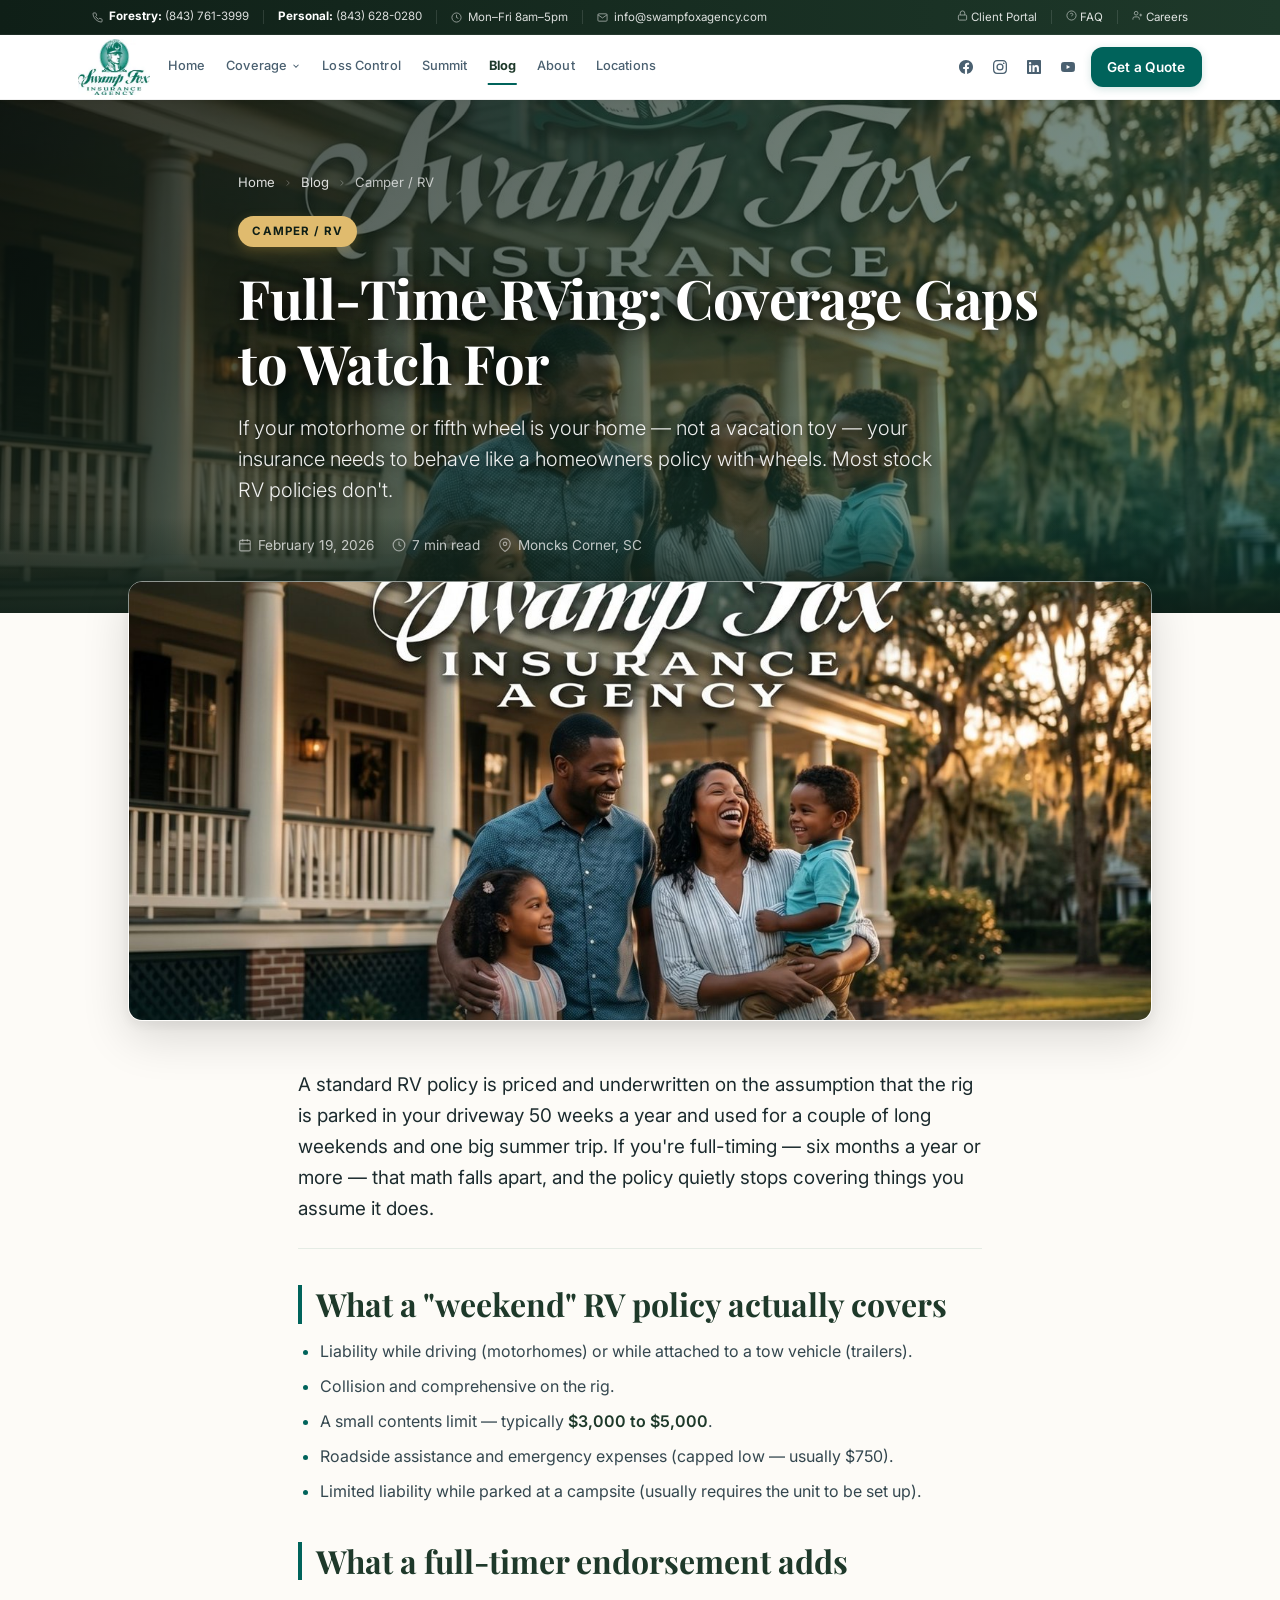
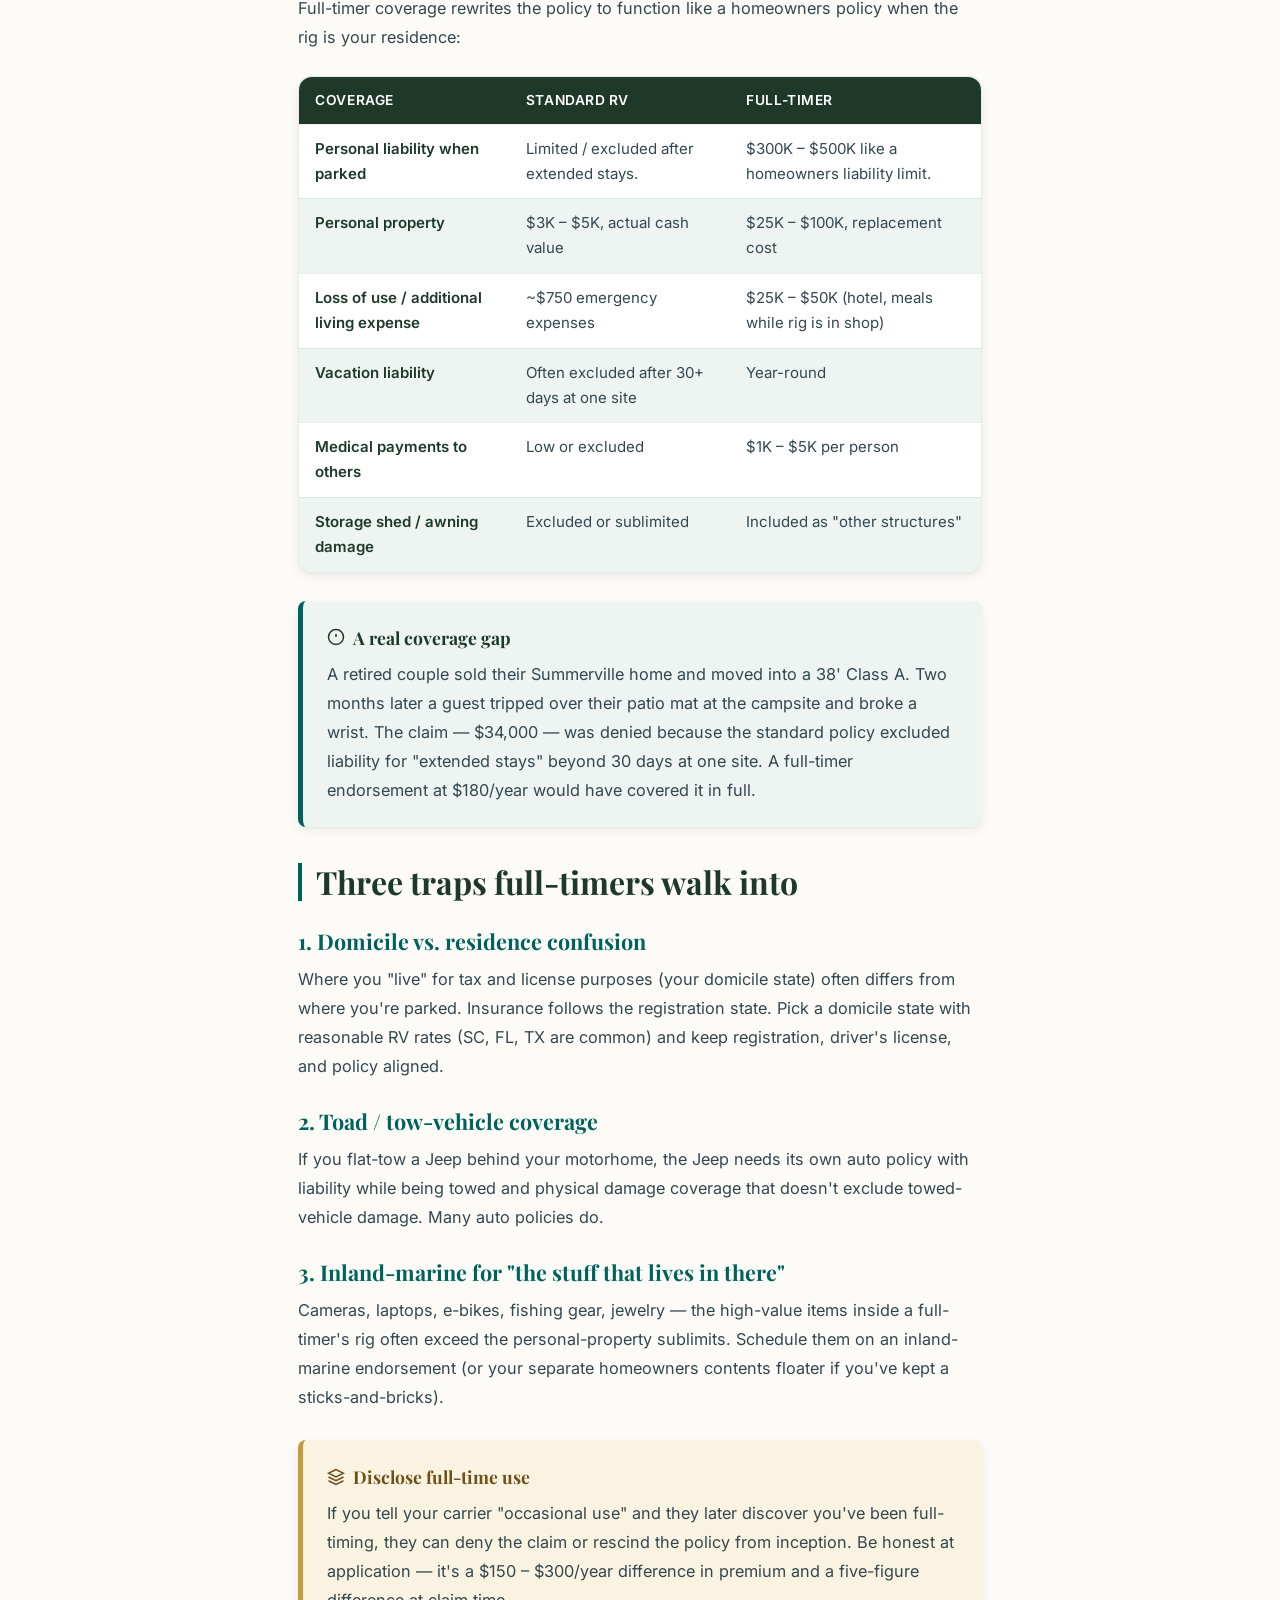
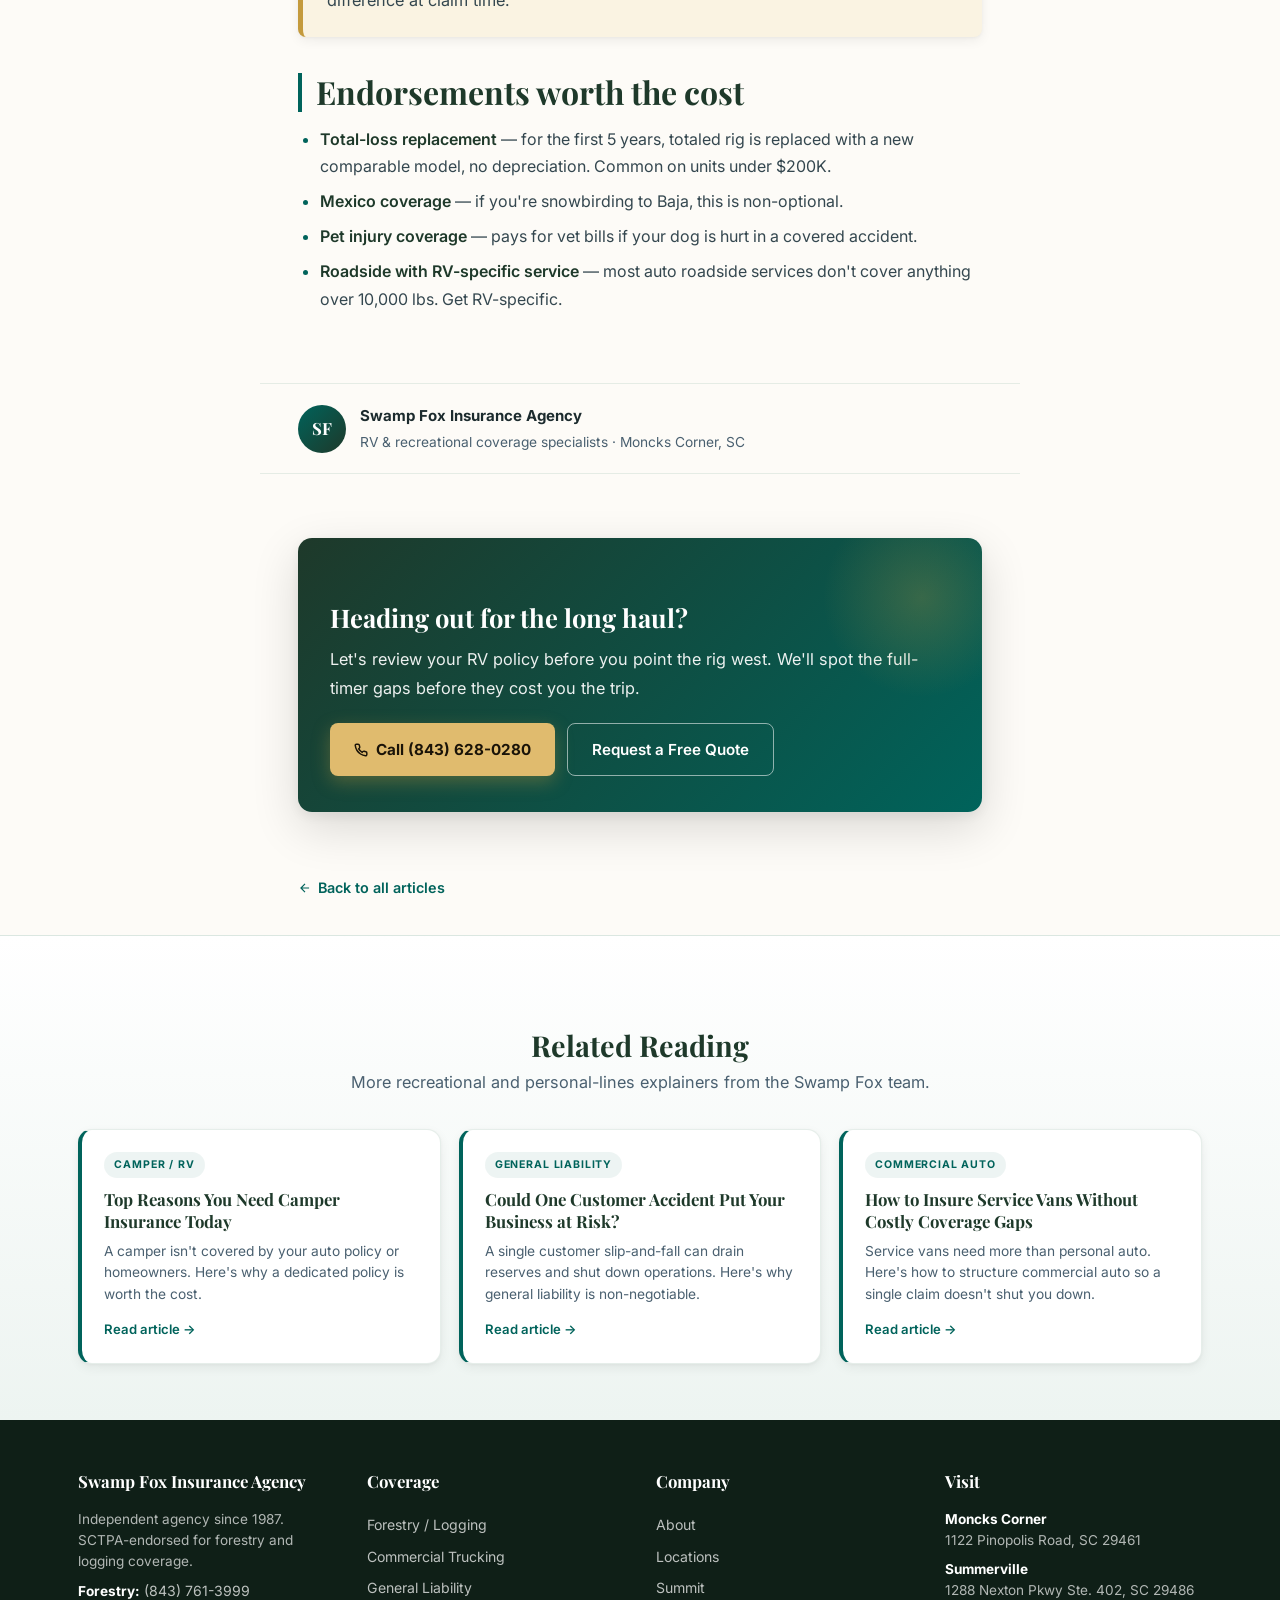
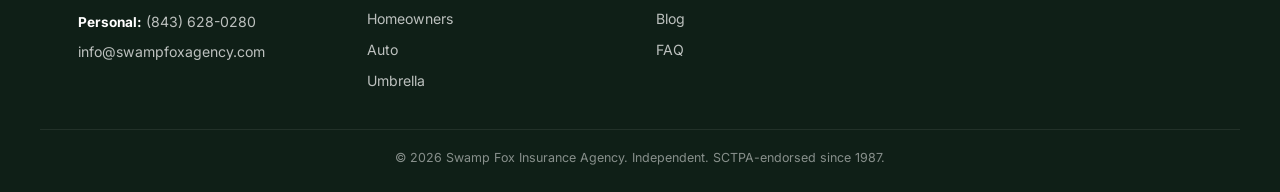
<file: blog/full-time-rving-coverage-gaps-to-watch-for.html>
<!DOCTYPE html>
<html lang="en">
<head>
<meta charset="UTF-8">
<meta name="viewport" content="width=device-width,initial-scale=1">
<title>Full-Time RVing: Coverage Gaps to Watch For | Swamp Fox Insurance</title>
<meta name="description" content="Standard camper policies are written for weekend use. Full-timers need a homeowners-style policy structure. Here's what's missing and how to close every gap — Moncks Corner, SC.">
<meta name="keywords" content="full-time RV insurance, camper insurance South Carolina, fifth wheel insurance, motorhome coverage, travel trailer policy, RV full-timer endorsement, Swamp Fox camper insurance">
<meta name="robots" content="index, follow, max-image-preview:large, max-snippet:-1">
<meta name="googlebot" content="index, follow, max-image-preview:large, max-snippet:-1">
<meta name="author" content="Swamp Fox Insurance Agency">
<meta name="geo.region" content="US-SC">
<meta name="geo.placename" content="Moncks Corner, South Carolina">
<link rel="canonical" href="https://bensachwitz-ctrl.github.io/swampfoxweb/blog/full-time-rving-coverage-gaps-to-watch-for.html">
<meta property="og:type" content="article">
<meta property="og:title" content="Full-Time RVing: Coverage Gaps to Watch For">
<meta property="og:description" content="A weekend-use RV policy isn't built for full-time living. Add full-timer coverage, replacement-cost contents, and emergency-expense limits.">
<meta property="og:image" content="https://bensachwitz-ctrl.github.io/swampfoxweb/images/brand-family-plantation.jpg">
<meta property="article:published_time" content="2026-02-19">
<meta property="article:section" content="Camper / RV">
<meta name="theme-color" content="#1E392A">
<meta name="twitter:card" content="summary_large_image">
<meta name="twitter:site" content="@swampfoxagency">
<meta name="twitter:title" content="Full-Time RVing: Coverage Gaps to Watch For">
<meta name="twitter:description" content="A weekend-use RV policy isn't built for full-time living. Add full-timer coverage, replacement-cost contents, and emergency-expense limits.">
<meta name="twitter:image" content="https://bensachwitz-ctrl.github.io/swampfoxweb/images/brand-family-plantation.jpg">
<script type="application/ld+json">
{"@context": "https://schema.org", "@type": "BlogPosting", "headline": "Full-Time RVing: Coverage Gaps to Watch For", "datePublished": "2026-02-19", "author": {"@type": "Organization", "name": "Swamp Fox Insurance Agency"}, "publisher": {"@type": "Organization", "name": "Swamp Fox Insurance Agency", "logo": {"@type": "ImageObject", "url": "https://bensachwitz-ctrl.github.io/swampfoxweb/images/logo-swamp-fox-nav.webp"}, "@id": "https://swampfoxagency.com/#agency"}, "image": "https://bensachwitz-ctrl.github.io/swampfoxweb/images/brand-family-plantation.jpg", "articleSection": "Camper / RV", "mainEntityOfPage": "https://bensachwitz-ctrl.github.io/swampfoxweb/blog/full-time-rving-coverage-gaps-to-watch-for.html", "inLanguage": "en-US", "dateModified": "2026-04-23", "keywords": "full-time RV insurance, camper insurance South Carolina, fifth wheel insurance, motorhome coverage, travel trailer policy, RV full-timer endorsement, Swamp Fox camper insurance", "description": "Standard camper policies are written for weekend use. Full-timers need a homeowners-style policy structure. Here's what's missing and how to close every gap — Moncks Corner, SC."}
</script>
<link rel="icon" type="image/svg+xml" href="data:image/svg+xml,<svg xmlns='http://www.w3.org/2000/svg' viewBox='0 0 32 32'><rect width='32' height='32' rx='5' fill='%231E392A'/><path d='M16 5L10 14h3l-2 6h10l-2-6h3L16 5z' fill='%232D8A7E'/><path d='M16 24v3' stroke='%232D8A7E' stroke-width='2' stroke-linecap='round'/></svg>">
<link rel="preconnect" href="https://fonts.googleapis.com"><link rel="preconnect" href="https://fonts.gstatic.com" crossorigin>
<link href="https://fonts.googleapis.com/css2?family=Playfair+Display:wght@400;600;700&family=Inter:wght@300;400;500;600;700&display=swap" rel="stylesheet">
<link rel="stylesheet" href="blog.css">
<script src="nav.js" defer></script>
</head>
<body>

<div class="nav-topbar">
  <div class="wrap">
    <div class="nav-topbar-inner">
      <span class="nav-info-item"><svg width="11" height="11" fill="none" stroke="currentColor" stroke-width="2" viewBox="0 0 24 24"><path d="M22 16.92v3a2 2 0 01-2.18 2 19.79 19.79 0 01-8.63-3.07 19.5 19.5 0 01-6-6 19.79 19.79 0 01-3.07-8.67A2 2 0 014.11 2h3a2 2 0 012 1.72c.127.96.361 1.903.7 2.81a2 2 0 01-.45 2.11L8.09 9.91a16 16 0 006 6l1.27-1.27a2 2 0 012.11-.45c.907.339 1.85.573 2.81.7A2 2 0 0122 16.92z"/></svg> <a href="tel:8437613999"><strong>Forestry:</strong>&nbsp;(843)&nbsp;761-3999</a></span>
      <span class="nav-topbar-div"></span>
      <span class="nav-info-item"><a href="tel:8436280280"><strong>Personal:</strong>&nbsp;(843)&nbsp;628-0280</a></span>
      <span class="nav-topbar-div"></span>
      <span class="nav-info-item"><svg width="11" height="11" fill="none" stroke="currentColor" stroke-width="2" viewBox="0 0 24 24"><circle cx="12" cy="12" r="10"/><polyline points="12 6 12 12 16 14"/></svg> Mon–Fri 8am–5pm</span>
      <span class="nav-topbar-div"></span>
      <span class="nav-info-item"><svg width="11" height="11" fill="none" stroke="currentColor" stroke-width="2" viewBox="0 0 24 24"><path d="M4 4h16c1.1 0 2 .9 2 2v12c0 1.1-.9 2-2 2H4c-1.1 0-2-.9-2-2V6c0-1.1.9-2 2-2z"/><polyline points="22,6 12,13 2,6"/></svg> <a href="mailto:info@swampfoxagency.com">info@swampfoxagency.com</a></span>
      <span class="nav-topbar-div nav-topbar-spacer"></span>
      <span class="nav-info-item"><a href="https://portal.csr24.com/mvc/7613999" target="_blank" rel="noopener"><svg width="11" height="11" fill="none" stroke="currentColor" stroke-width="2" viewBox="0 0 24 24"><rect x="3" y="11" width="18" height="11" rx="2"/><path d="M7 11V7a5 5 0 0110 0v4"/></svg> Client&nbsp;Portal</a></span>
      <span class="nav-topbar-div"></span>
      <span class="nav-info-item"><a href="../#faq"><svg width="11" height="11" fill="none" stroke="currentColor" stroke-width="2" viewBox="0 0 24 24"><circle cx="12" cy="12" r="10"/><path d="M9.09 9a3 3 0 015.83 1c0 2-3 3-3 3M12 17h.01"/></svg> FAQ</a></span>
      <span class="nav-topbar-div"></span>
      <span class="nav-info-item"><a href="https://www.linkedin.com/company/swamp-fox-agency/jobs/" target="_blank" rel="noopener"><svg width="11" height="11" fill="none" stroke="currentColor" stroke-width="2" viewBox="0 0 24 24"><path d="M16 21v-2a4 4 0 00-4-4H6a4 4 0 00-4 4v2"/><circle cx="9" cy="7" r="4"/><path d="M22 11h-6M19 8v6"/></svg> Careers</a></span>
    </div>
  </div>
</div>

<nav class="nav" id="siteNav">
  <div class="wrap">
    <div class="nav-inner">
      <a class="nav-logo" href="../" aria-label="Swamp Fox Insurance Agency — Home">
        <img src="../images/logo-swamp-fox-nav.webp" alt="Swamp Fox Insurance Agency">
      </a>
      <div class="nav-links" id="navLinks">
        <div class="nav-link-wrap"><a class="nav-link" href="../">Home</a></div>
        <div class="nav-link-wrap" id="navCoverage">
          <a class="nav-link" href="../#services" aria-haspopup="true" aria-expanded="false">
            <span>Coverage</span>
            <svg width="10" height="10" fill="none" stroke="currentColor" stroke-width="2.5" viewBox="0 0 24 24" style="margin-left:4px;transition:transform .25s ease"><path d="M6 9l6 6 6-6"/></svg>
          </a>
          <div class="nav-dropdown" role="menu">
          <a class="nav-dropdown-item" href="../#forestry">
            <div class="nav-dd-icon"><svg width="18" height="18" fill="none" stroke="currentColor" stroke-width="2" viewBox="0 0 24 24"><path d="M12 3L4 14h4l-3 7h14l-3-7h4L12 3z"/></svg></div>
            <div>
              <div class="nav-dd-label">Forestry / Logging</div>
              <div class="nav-dd-desc">Logger's broad form, equipment, liability</div>
            </div>
          </a>
          <a class="nav-dropdown-item" href="../#trucking">
            <div class="nav-dd-icon"><svg width="18" height="18" fill="none" stroke="currentColor" stroke-width="2" viewBox="0 0 24 24"><rect x="1" y="3" width="15" height="13" rx="2"/><path d="M16 8h4l3 3.5V16h-7V8z"/><circle cx="5.5" cy="18.5" r="2.5"/><circle cx="18.5" cy="18.5" r="2.5"/></svg></div>
            <div>
              <div class="nav-dd-label">Commercial Trucking</div>
              <div class="nav-dd-desc">Auto, cargo, FMCSA filings, fleets</div>
            </div>
          </a>
          <a class="nav-dropdown-item" href="../#cargo">
            <div class="nav-dd-icon"><svg width="18" height="18" fill="none" stroke="currentColor" stroke-width="2" viewBox="0 0 24 24"><path d="M21 16V8a2 2 0 00-1-1.73l-7-4a2 2 0 00-2 0l-7 4A2 2 0 003 8v8a2 2 0 001 1.73l7 4a2 2 0 002 0l7-4A2 2 0 0021 16z"/></svg></div>
            <div>
              <div class="nav-dd-label">Cargo & Physical Damage</div>
              <div class="nav-dd-desc">Motor truck cargo, trailer interchange</div>
            </div>
          </a>
          <a class="nav-dropdown-item" href="../#gl">
            <div class="nav-dd-icon"><svg width="18" height="18" fill="none" stroke="currentColor" stroke-width="2" viewBox="0 0 24 24"><path d="M12 22s8-4 8-10V5l-8-3-8 3v7c0 6 8 10 8 10z"/></svg></div>
            <div>
              <div class="nav-dd-label">General Liability</div>
              <div class="nav-dd-desc">Business liability & commercial property</div>
            </div>
          </a>
          <a class="nav-dropdown-item" href="../#homeins">
            <div class="nav-dd-icon"><svg width="18" height="18" fill="none" stroke="currentColor" stroke-width="2" viewBox="0 0 24 24"><path d="M3 9l9-7 9 7v11a2 2 0 01-2 2H5a2 2 0 01-2-2z"/><path d="M9 22V12h6v10"/></svg></div>
            <div>
              <div class="nav-dd-label">Homeowners</div>
              <div class="nav-dd-desc">Dwelling, contents, liability, flood</div>
            </div>
          </a>
          <a class="nav-dropdown-item" href="../#autoins">
            <div class="nav-dd-icon"><svg width="18" height="18" fill="none" stroke="currentColor" stroke-width="2" viewBox="0 0 24 24"><path d="M5 17h14M5 17a2 2 0 01-2-2V9a2 2 0 012-2h1l2-3h8l2 3h1a2 2 0 012 2v6a2 2 0 01-2 2M5 17a2 2 0 100 4 2 2 0 000-4zM19 17a2 2 0 100 4 2 2 0 000-4z"/></svg></div>
            <div>
              <div class="nav-dd-label">Auto Insurance</div>
              <div class="nav-dd-desc">Car, truck, motorcycle, boat, ATV</div>
            </div>
          </a>
          <a class="nav-dropdown-item" href="../#life">
            <div class="nav-dd-icon"><svg width="18" height="18" fill="none" stroke="currentColor" stroke-width="2" viewBox="0 0 24 24"><path d="M20.84 4.61a5.5 5.5 0 00-7.78 0L12 5.67l-1.06-1.06a5.5 5.5 0 00-7.78 7.78l1.06 1.06L12 21.23l7.78-7.78 1.06-1.06a5.5 5.5 0 000-7.78z"/></svg></div>
            <div>
              <div class="nav-dd-label">Life & Health</div>
              <div class="nav-dd-desc">Term, whole life, individual health</div>
            </div>
          </a>
          <a class="nav-dropdown-item" href="../#umbrella">
            <div class="nav-dd-icon"><svg width="18" height="18" fill="none" stroke="currentColor" stroke-width="2" viewBox="0 0 24 24"><path d="M12 2v2M12 22v-6M4.93 4.93l1.41 1.41M17.66 17.66l1.41 1.41M2 12h2M22 12h-2M4.93 19.07l1.41-1.41M17.66 6.34l1.41-1.41"/><path d="M22 12a10 10 0 00-20 0h20z"/></svg></div>
            <div>
              <div class="nav-dd-label">Umbrella & Excess</div>
              <div class="nav-dd-desc">Excess liability above primary limits</div>
            </div>
          </a>
          </div>
        </div>
        <div class="nav-link-wrap"><a class="nav-link" href="../#losscontrol">Loss Control</a></div>
        <div class="nav-link-wrap"><a class="nav-link" href="../#summit">Summit</a></div>
        <div class="nav-link-wrap"><a class="nav-link active" href="index.html">Blog</a></div>
        <div class="nav-link-wrap"><a class="nav-link" href="../#about">About</a></div>
        <div class="nav-link-wrap"><a class="nav-link" href="../#locations">Locations</a></div>
      </div>
      <div class="nav-right">
        <div class="nav-social">
          <a href="https://www.facebook.com/SFOXAGENCY/" target="_blank" rel="noopener" aria-label="Facebook"><svg width="14" height="14" fill="currentColor" viewBox="0 0 24 24"><path d="M24 12.073c0-6.627-5.373-12-12-12s-12 5.373-12 12c0 5.99 4.388 10.954 10.125 11.854v-8.385H7.078v-3.47h3.047V9.43c0-3.007 1.792-4.669 4.533-4.669 1.312 0 2.686.235 2.686.235v2.953H15.83c-1.491 0-1.956.925-1.956 1.874v2.25h3.328l-.532 3.47h-2.796v8.385C19.612 23.027 24 18.062 24 12.073z"/></svg></a>
          <a href="https://www.instagram.com/swampfoxagency/" target="_blank" rel="noopener" aria-label="Instagram"><svg width="14" height="14" fill="currentColor" viewBox="0 0 24 24"><path d="M12 2.163c3.204 0 3.584.012 4.85.07 3.252.148 4.771 1.691 4.919 4.919.058 1.265.069 1.645.069 4.849 0 3.205-.012 3.584-.069 4.849-.149 3.225-1.664 4.771-4.919 4.919-1.266.058-1.644.07-4.85.07-3.204 0-3.584-.012-4.849-.07-3.26-.149-4.771-1.699-4.919-4.92-.058-1.265-.07-1.644-.07-4.849 0-3.204.013-3.583.07-4.849.149-3.227 1.664-4.771 4.919-4.919 1.266-.057 1.645-.069 4.849-.069zM12 0C8.741 0 8.333.014 7.053.072 2.695.272.273 2.69.073 7.052.014 8.333 0 8.741 0 12c0 3.259.014 3.668.072 4.948.2 4.358 2.618 6.78 6.98 6.98C8.333 23.986 8.741 24 12 24c3.259 0 3.668-.014 4.948-.072 4.354-.2 6.782-2.618 6.979-6.98.059-1.28.073-1.689.073-4.948 0-3.259-.014-3.667-.072-4.947-.196-4.354-2.617-6.78-6.979-6.98C15.668.014 15.259 0 12 0zm0 5.838a6.162 6.162 0 100 12.324 6.162 6.162 0 000-12.324zM12 16a4 4 0 110-8 4 4 0 010 8zm6.406-11.845a1.44 1.44 0 100 2.881 1.44 1.44 0 000-2.881z"/></svg></a>
          <a href="https://www.linkedin.com/company/swamp-fox-agency" target="_blank" rel="noopener" aria-label="LinkedIn"><svg width="14" height="14" fill="currentColor" viewBox="0 0 24 24"><path d="M20.447 20.452h-3.554v-5.569c0-1.328-.027-3.037-1.852-3.037-1.853 0-2.136 1.445-2.136 2.939v5.667H9.351V9h3.414v1.561h.046c.477-.9 1.637-1.85 3.37-1.85 3.601 0 4.267 2.37 4.267 5.455v6.286zM5.337 7.433a2.062 2.062 0 01-2.063-2.065 2.064 2.064 0 112.063 2.065zm1.782 13.019H3.555V9h3.564v11.452zM22.225 0H1.771C.792 0 0 .774 0 1.729v20.542C0 23.227.792 24 1.771 24h20.451C23.2 24 24 23.227 24 22.271V1.729C24 .774 23.2 0 22.222 0h.003z"/></svg></a>
          <a href="https://www.youtube.com/@swampfoxagency" target="_blank" rel="noopener" aria-label="YouTube"><svg width="14" height="14" fill="currentColor" viewBox="0 0 24 24"><path d="M23.498 6.186a3.016 3.016 0 00-2.122-2.136C19.505 3.545 12 3.545 12 3.545s-7.505 0-9.377.505A3.017 3.017 0 00.502 6.186C0 8.07 0 12 0 12s0 3.93.502 5.814a3.016 3.016 0 002.122 2.136c1.871.505 9.376.505 9.376.505s7.505 0 9.377-.505a3.015 3.015 0 002.122-2.136C24 15.93 24 12 24 12s0-3.93-.502-5.814zM9.545 15.568V8.432L15.818 12l-6.273 3.568z"/></svg></a>
        </div>
        <a class="nav-link nav-cta" href="../#quote">Get a Quote</a>
      </div>
      <button class="ham" id="navHam" aria-label="Menu" aria-expanded="false">
        <span></span><span></span><span></span>
      </button>
    </div>
  </div>
</nav>

<div class="mobile-menu" id="mobileMenu">
  <div style="padding:24px">
    <div style="display:flex;justify-content:space-between;align-items:center;margin-bottom:28px">
      <img src="../images/logo-swamp-fox-nav.webp" alt="Swamp Fox" style="height:40px;object-fit:contain">
      <button id="mobileClose" aria-label="Close menu" style="color:#fff;font-size:2rem;width:44px;height:44px;display:flex;align-items:center;justify-content:center;background:transparent;border:none;cursor:pointer">&times;</button>
    </div>
    <a class="mob-link" href="../">Home</a>
    <a class="mob-link" href="../#services">Coverage</a>
    <a class="mob-link" href="../#losscontrol">Loss Control</a>
    <a class="mob-link" href="../#summit">Summit</a>
    <a class="mob-link" href="index.html">Blog</a>
    <a class="mob-link" href="../#about">About</a>
    <a class="mob-link" href="../#locations">Locations</a>
    <div style="margin-top:28px;padding-top:20px;border-top:1px solid rgba(255,255,255,.08)">
      <div style="margin-bottom:8px"><span style="font-size:.65rem;color:rgba(255,255,255,.4);text-transform:uppercase;letter-spacing:.1em">Forestry / Commercial</span><a href="tel:8437613999" style="color:var(--teal-lt);font-weight:600;display:block;font-size:1.05rem">(843) 761-3999</a></div>
      <div style="margin-bottom:14px"><span style="font-size:.65rem;color:rgba(255,255,255,.4);text-transform:uppercase;letter-spacing:.1em">Personal / Small Commercial</span><a href="tel:8436280280" style="color:var(--teal-lt);font-weight:600;display:block;font-size:1.05rem">(843) 628-0280</a></div>
      <a href="mailto:info@swampfoxagency.com" style="color:rgba(255,255,255,.65);font-weight:500;font-size:.85rem;display:block;margin-bottom:16px">info@swampfoxagency.com</a>
      <a href="../#quote" style="background:var(--teal);color:#fff;padding:14px 20px;border-radius:var(--r-lg);font-weight:600;width:100%;text-align:center;border:none;cursor:pointer;display:block">Get a Free Quote</a>
    </div>
  </div>
</div>

<section class="article-hero"><div class="article-hero-bg" style="background-image:url('../images/brand-family-plantation.jpg')"></div><div class="article-hero-inner">
  <nav class="breadcrumbs" aria-label="Breadcrumb"><a href="../">Home</a><svg width="10" height="10" fill="none" stroke="currentColor" stroke-width="2" viewBox="0 0 24 24"><path d="M9 18l6-6-6-6"/></svg><a href="index.html">Blog</a><svg width="10" height="10" fill="none" stroke="currentColor" stroke-width="2" viewBox="0 0 24 24"><path d="M9 18l6-6-6-6"/></svg><span>Camper / RV</span></nav>
  <span class="cat-pill">Camper / RV</span>
  <h1>Full-Time RVing: Coverage Gaps to Watch For</h1>
  <p class="article-dek">If your motorhome or fifth wheel is your home — not a vacation toy — your insurance needs to behave like a homeowners policy with wheels. Most stock RV policies don't.</p>
  <div class="article-meta">
    <span class="article-meta-item"><svg width="14" height="14" fill="none" stroke="currentColor" stroke-width="2" viewBox="0 0 24 24"><rect x="3" y="4" width="18" height="18" rx="2"/><path d="M16 2v4M8 2v4M3 10h18"/></svg>February 19, 2026</span>
    <span class="article-meta-item"><svg width="14" height="14" fill="none" stroke="currentColor" stroke-width="2" viewBox="0 0 24 24"><circle cx="12" cy="12" r="10"/><polyline points="12 6 12 12 16 14"/></svg>7 min read</span>
    <span class="article-meta-item"><svg width="14" height="14" fill="none" stroke="currentColor" stroke-width="2" viewBox="0 0 24 24"><path d="M21 10c0 7-9 13-9 13s-9-6-9-13a9 9 0 0118 0z"/><circle cx="12" cy="10" r="3"/></svg>Moncks Corner, SC</span>
  </div>
</div></section>

<div class="featured-image"><img src="../images/brand-family-plantation.jpg" alt="RV at a Lowcountry campsite" loading="eager" decoding="async"></div>

<article class="article-body">
  <p class="lede">A standard RV policy is priced and underwritten on the assumption that the rig is parked in your driveway 50 weeks a year and used for a couple of long weekends and one big summer trip. If you're full-timing — six months a year or more — that math falls apart, and the policy quietly stops covering things you assume it does.</p>

  <h2>What a "weekend" RV policy actually covers</h2>
  <ul>
    <li>Liability while driving (motorhomes) or while attached to a tow vehicle (trailers).</li>
    <li>Collision and comprehensive on the rig.</li>
    <li>A small contents limit — typically <strong>$3,000 to $5,000</strong>.</li>
    <li>Roadside assistance and emergency expenses (capped low — usually $750).</li>
    <li>Limited liability while parked at a campsite (usually requires the unit to be set up).</li>
  </ul>

  <h2>What a full-timer endorsement adds</h2>
  <p>Full-timer coverage rewrites the policy to function like a homeowners policy when the rig is your residence:</p>
  <table class="coverage-table">
    <thead><tr><th>Coverage</th><th>Standard RV</th><th>Full-Timer</th></tr></thead>
    <tbody>
      <tr><td><strong>Personal liability when parked</strong></td><td>Limited / excluded after extended stays.</td><td>$300K – $500K like a homeowners liability limit.</td></tr>
      <tr><td><strong>Personal property</strong></td><td>$3K – $5K, actual cash value</td><td>$25K – $100K, replacement cost</td></tr>
      <tr><td><strong>Loss of use / additional living expense</strong></td><td>~$750 emergency expenses</td><td>$25K – $50K (hotel, meals while rig is in shop)</td></tr>
      <tr><td><strong>Vacation liability</strong></td><td>Often excluded after 30+ days at one site</td><td>Year-round</td></tr>
      <tr><td><strong>Medical payments to others</strong></td><td>Low or excluded</td><td>$1K – $5K per person</td></tr>
      <tr><td><strong>Storage shed / awning damage</strong></td><td>Excluded or sublimited</td><td>Included as "other structures"</td></tr>
    </tbody>
  </table>

  <div class="callout">
    <div class="callout-title"><svg width="18" height="18" fill="none" stroke="currentColor" stroke-width="2" viewBox="0 0 24 24"><circle cx="12" cy="12" r="10"/><path d="M12 8v4M12 16h.01"/></svg>A real coverage gap</div>
    <p>A retired couple sold their Summerville home and moved into a 38' Class A. Two months later a guest tripped over their patio mat at the campsite and broke a wrist. The claim — $34,000 — was denied because the standard policy excluded liability for "extended stays" beyond 30 days at one site. A full-timer endorsement at $180/year would have covered it in full.</p>
  </div>

  <h2>Three traps full-timers walk into</h2>

  <h3>1. Domicile vs. residence confusion</h3>
  <p>Where you "live" for tax and license purposes (your domicile state) often differs from where you're parked. Insurance follows the registration state. Pick a domicile state with reasonable RV rates (SC, FL, TX are common) and keep registration, driver's license, and policy aligned.</p>

  <h3>2. Toad / tow-vehicle coverage</h3>
  <p>If you flat-tow a Jeep behind your motorhome, the Jeep needs its own auto policy with liability while being towed and physical damage coverage that doesn't exclude towed-vehicle damage. Many auto policies do.</p>

  <h3>3. Inland-marine for "the stuff that lives in there"</h3>
  <p>Cameras, laptops, e-bikes, fishing gear, jewelry — the high-value items inside a full-timer's rig often exceed the personal-property sublimits. Schedule them on an inland-marine endorsement (or your separate homeowners contents floater if you've kept a sticks-and-bricks).</p>

  <div class="callout callout--gold">
    <div class="callout-title"><svg width="18" height="18" fill="none" stroke="currentColor" stroke-width="2" viewBox="0 0 24 24"><path d="M12 2L2 7l10 5 10-5-10-5zM2 17l10 5 10-5M2 12l10 5 10-5"/></svg>Disclose full-time use</div>
    <p>If you tell your carrier "occasional use" and they later discover you've been full-timing, they can deny the claim or rescind the policy from inception. Be honest at application — it's a $150 – $300/year difference in premium and a five-figure difference at claim time.</p>
  </div>

  <h2>Endorsements worth the cost</h2>
  <ul>
    <li><strong>Total-loss replacement</strong> — for the first 5 years, totaled rig is replaced with a new comparable model, no depreciation. Common on units under $200K.</li>
    <li><strong>Mexico coverage</strong> — if you're snowbirding to Baja, this is non-optional.</li>
    <li><strong>Pet injury coverage</strong> — pays for vet bills if your dog is hurt in a covered accident.</li>
    <li><strong>Roadside with RV-specific service</strong> — most auto roadside services don't cover anything over 10,000 lbs. Get RV-specific.</li>
  </ul>
</article>

<div class="byline"><div class="byline-avatar">SF</div><div class="byline-meta"><strong>Swamp Fox Insurance Agency</strong>RV &amp; recreational coverage specialists · Moncks Corner, SC</div></div>

<section class="cta-box"><div class="cta-box-inner"><h3>Heading out for the long haul?</h3><p>Let's review your RV policy before you point the rig west. We'll spot the full-timer gaps before they cost you the trip.</p><div class="cta-box-buttons"><a class="btn-gold" href="tel:8436280280"><svg width="14" height="14" fill="none" stroke="currentColor" stroke-width="2.5" viewBox="0 0 24 24"><path d="M22 16.92v3a2 2 0 01-2.18 2 19.79 19.79 0 01-8.63-3.07 19.5 19.5 0 01-6-6 19.79 19.79 0 01-3.07-8.67A2 2 0 014.11 2h3a2 2 0 012 1.72c.127.96.361 1.903.7 2.81a2 2 0 01-.45 2.11L8.09 9.91a16 16 0 006 6l1.27-1.27a2 2 0 012.11-.45c.907.339 1.85.573 2.81.7A2 2 0 0122 16.92z"/></svg>Call (843) 628-0280</a><a class="btn-ghost" href="../#quote">Request a Free Quote</a></div></div></section>

<div class="back-link"><a href="index.html"><svg width="14" height="14" fill="none" stroke="currentColor" stroke-width="2" viewBox="0 0 24 24"><path d="M19 12H5M12 19l-7-7 7-7"/></svg>Back to all articles</a></div>

<section class="related"><div class="related-inner"><h2>Related Reading</h2><p class="related-sub">More recreational and personal-lines explainers from the Swamp Fox team.</p><div class="related-grid" id="related-grid"></div></div></section>

<footer class="site-footer">
  <div class="footer-inner">
    <div class="footer-col"><h5>Swamp Fox Insurance Agency</h5><p>Independent agency since 1987. SCTPA-endorsed for forestry and logging coverage.</p><p><strong style="color:#fff">Forestry:</strong> <a href="tel:8437613999" style="display:inline">(843) 761-3999</a></p><p><strong style="color:#fff">Personal:</strong> <a href="tel:8436280280" style="display:inline">(843) 628-0280</a></p><p><a href="mailto:info@swampfoxagency.com" style="display:inline">info@swampfoxagency.com</a></p></div>
    <div class="footer-col"><h5>Coverage</h5><a href="../#forestry">Forestry / Logging</a><a href="../#trucking">Commercial Trucking</a><a href="../#gl">General Liability</a><a href="../#homeins">Homeowners</a><a href="../#autoins">Auto</a><a href="../#umbrella">Umbrella</a></div>
    <div class="footer-col"><h5>Company</h5><a href="../#about">About</a><a href="../#locations">Locations</a><a href="../#summit">Summit</a><a href="index.html">Blog</a><a href="../#faq">FAQ</a></div>
    <div class="footer-col"><h5>Visit</h5><p><strong style="color:#fff">Moncks Corner</strong><br>1122 Pinopolis Road, SC 29461</p><p><strong style="color:#fff">Summerville</strong><br>1288 Nexton Pkwy Ste. 402, SC 29486</p></div>
  </div>
  <div class="footer-bottom">&copy; <span id="yr"></span> Swamp Fox Insurance Agency. Independent. SCTPA-endorsed since 1987.</div>
</footer>

<script src="posts.js"></script>
<script>
  document.getElementById('yr').textContent = new Date().getFullYear();
  const here = 'full-time-rving-coverage-gaps-to-watch-for';
  const related = window.SF_POSTS.filter(p => p.slug !== here && p.category === 'Camper / RV').slice(0, 3);
  const fill = window.SF_POSTS.filter(p => p.slug !== here && !related.includes(p)).slice(0, 3 - related.length);
  document.getElementById('related-grid').innerHTML = [...related, ...fill].map(p => `<a class="related-card" href="${p.slug}.html"><span class="cat-tag">${p.category}</span><h4>${p.title}</h4><p>${p.excerpt}</p><span class="read-more">Read article &rarr;</span></a>`).join('');
</script>

</body>
</html>
</file>
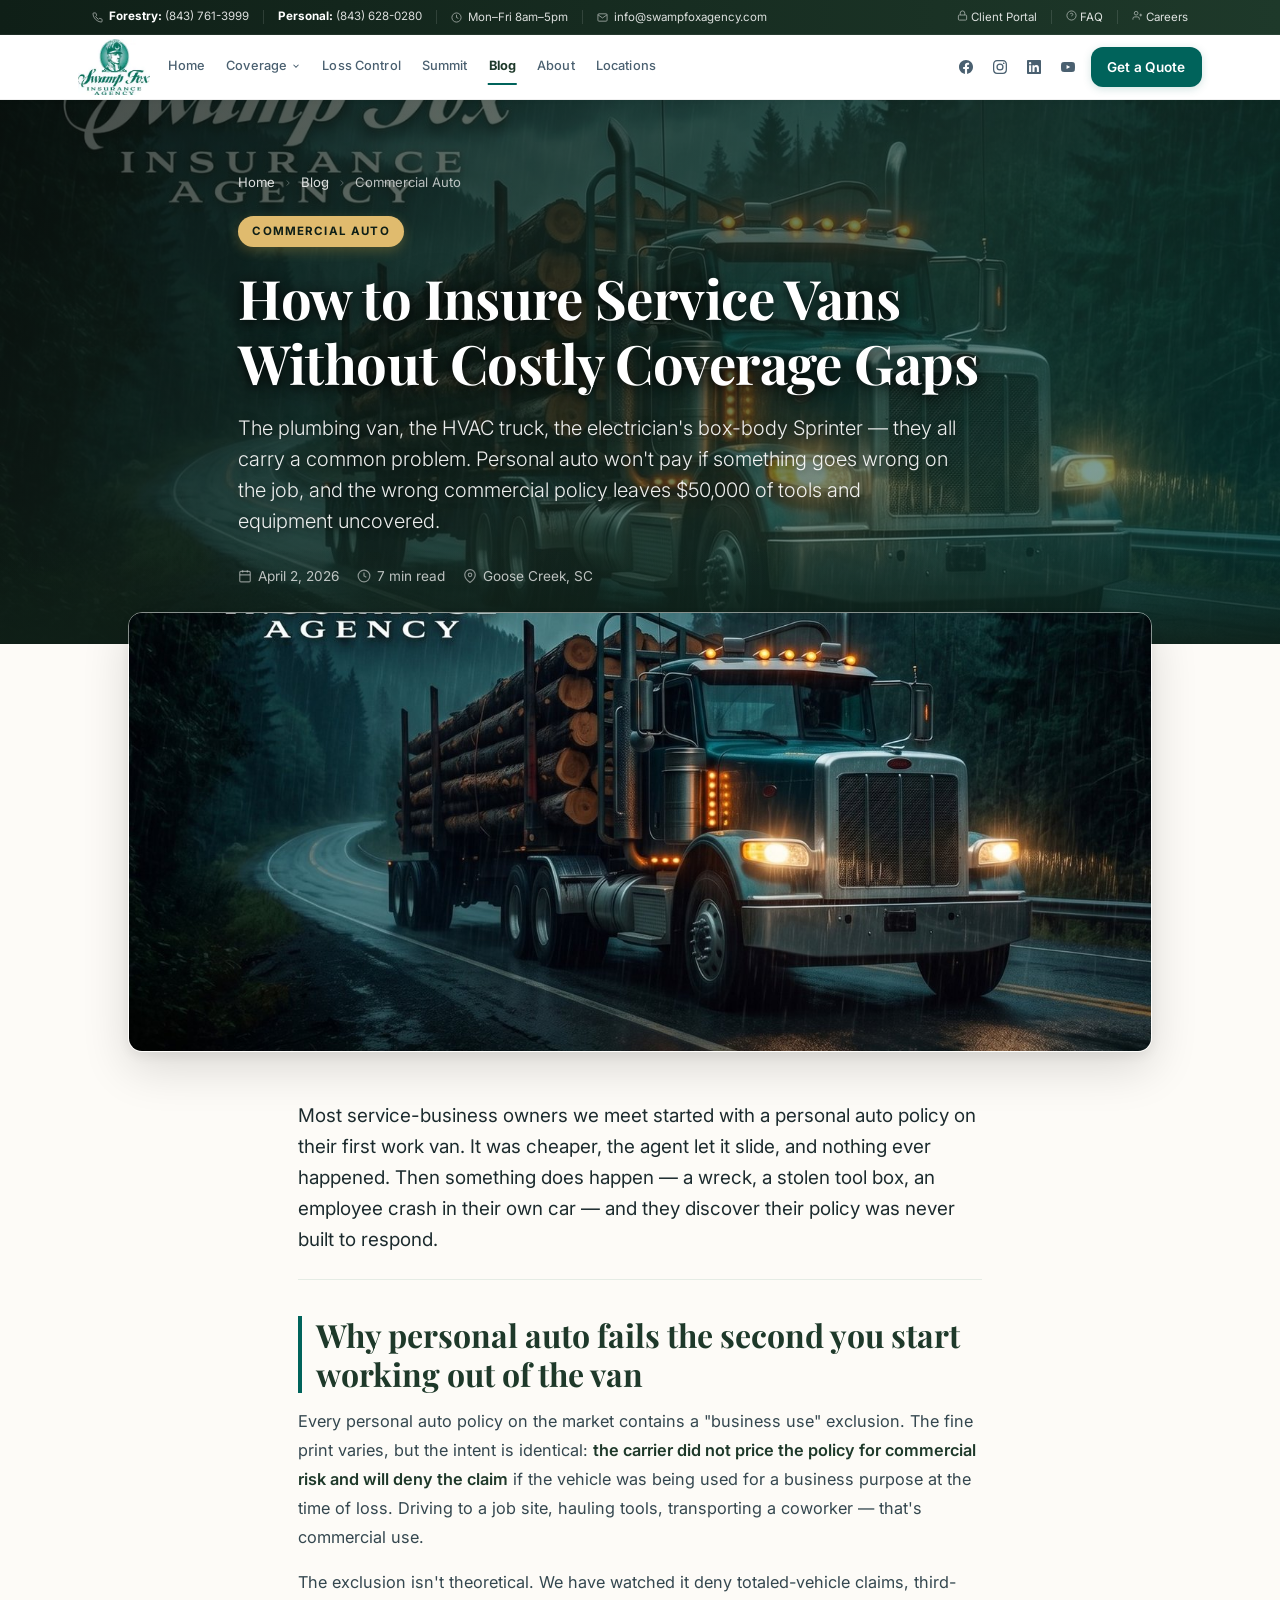
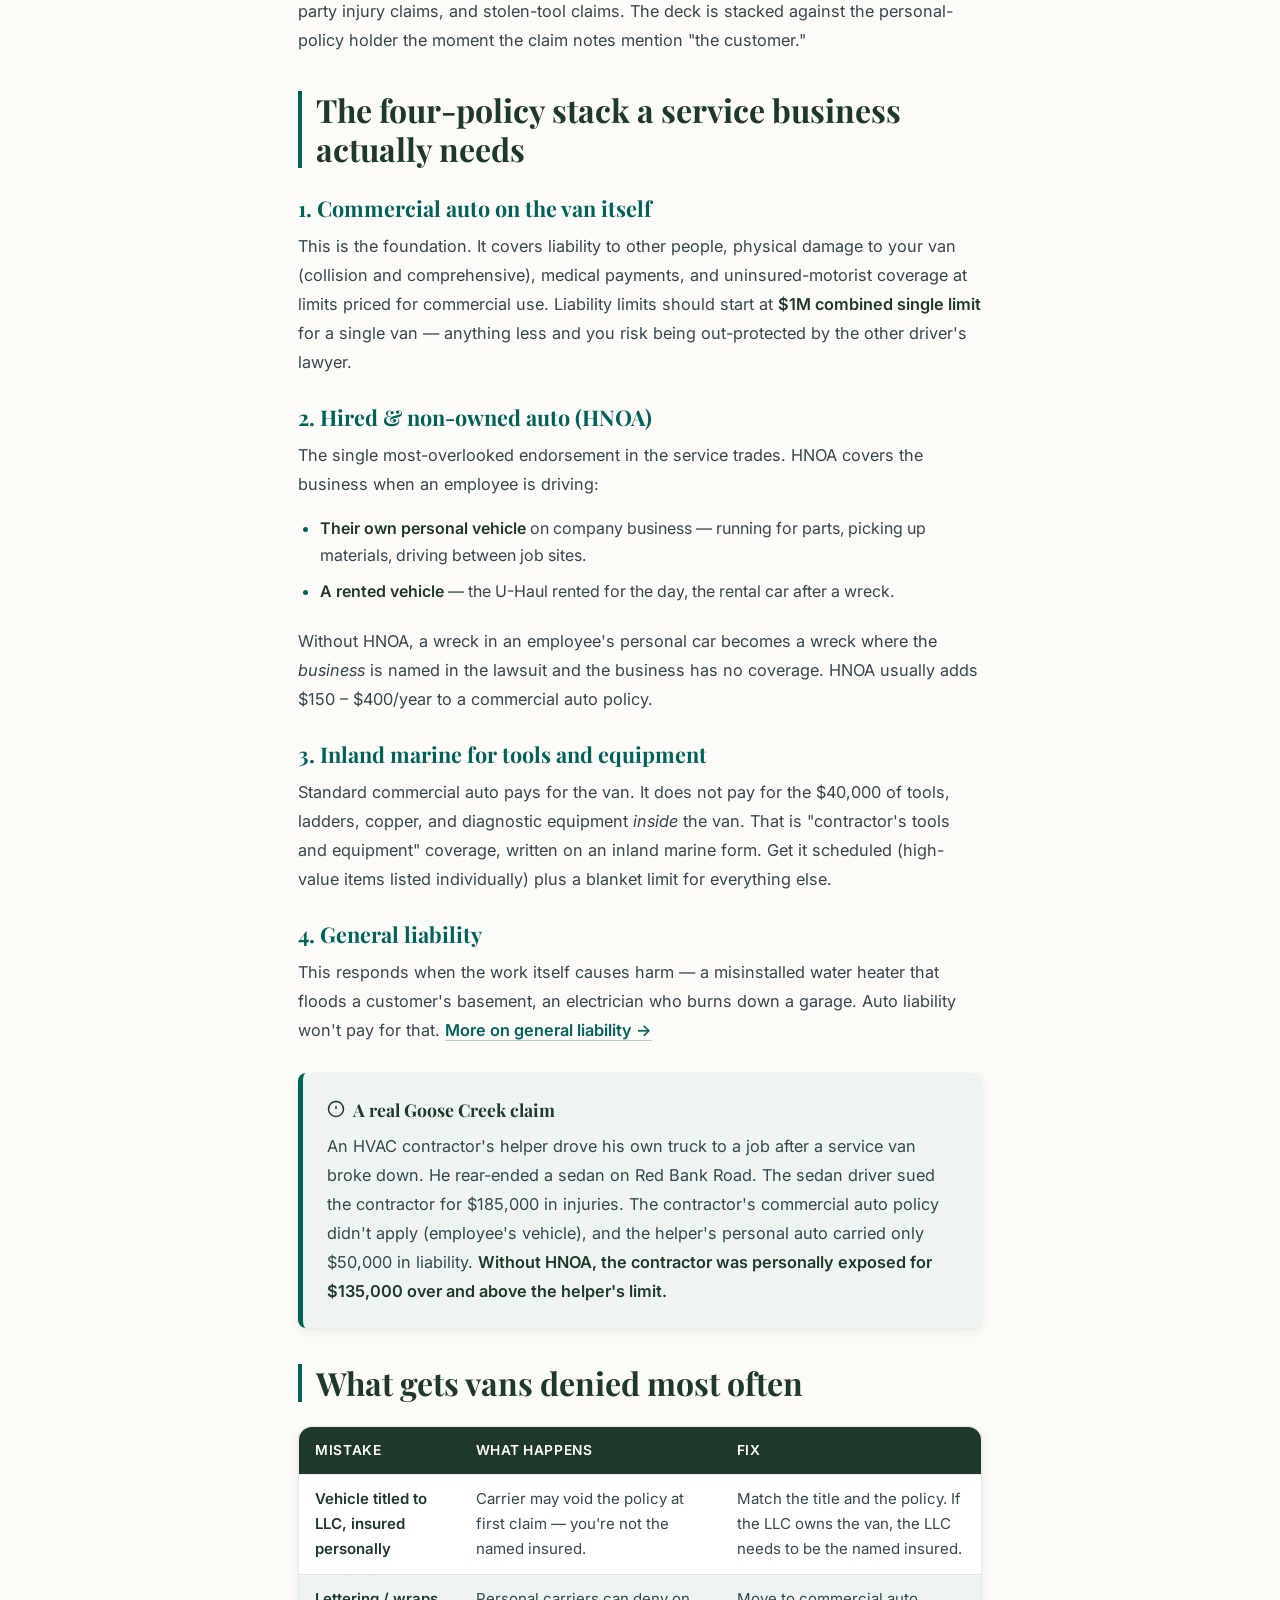
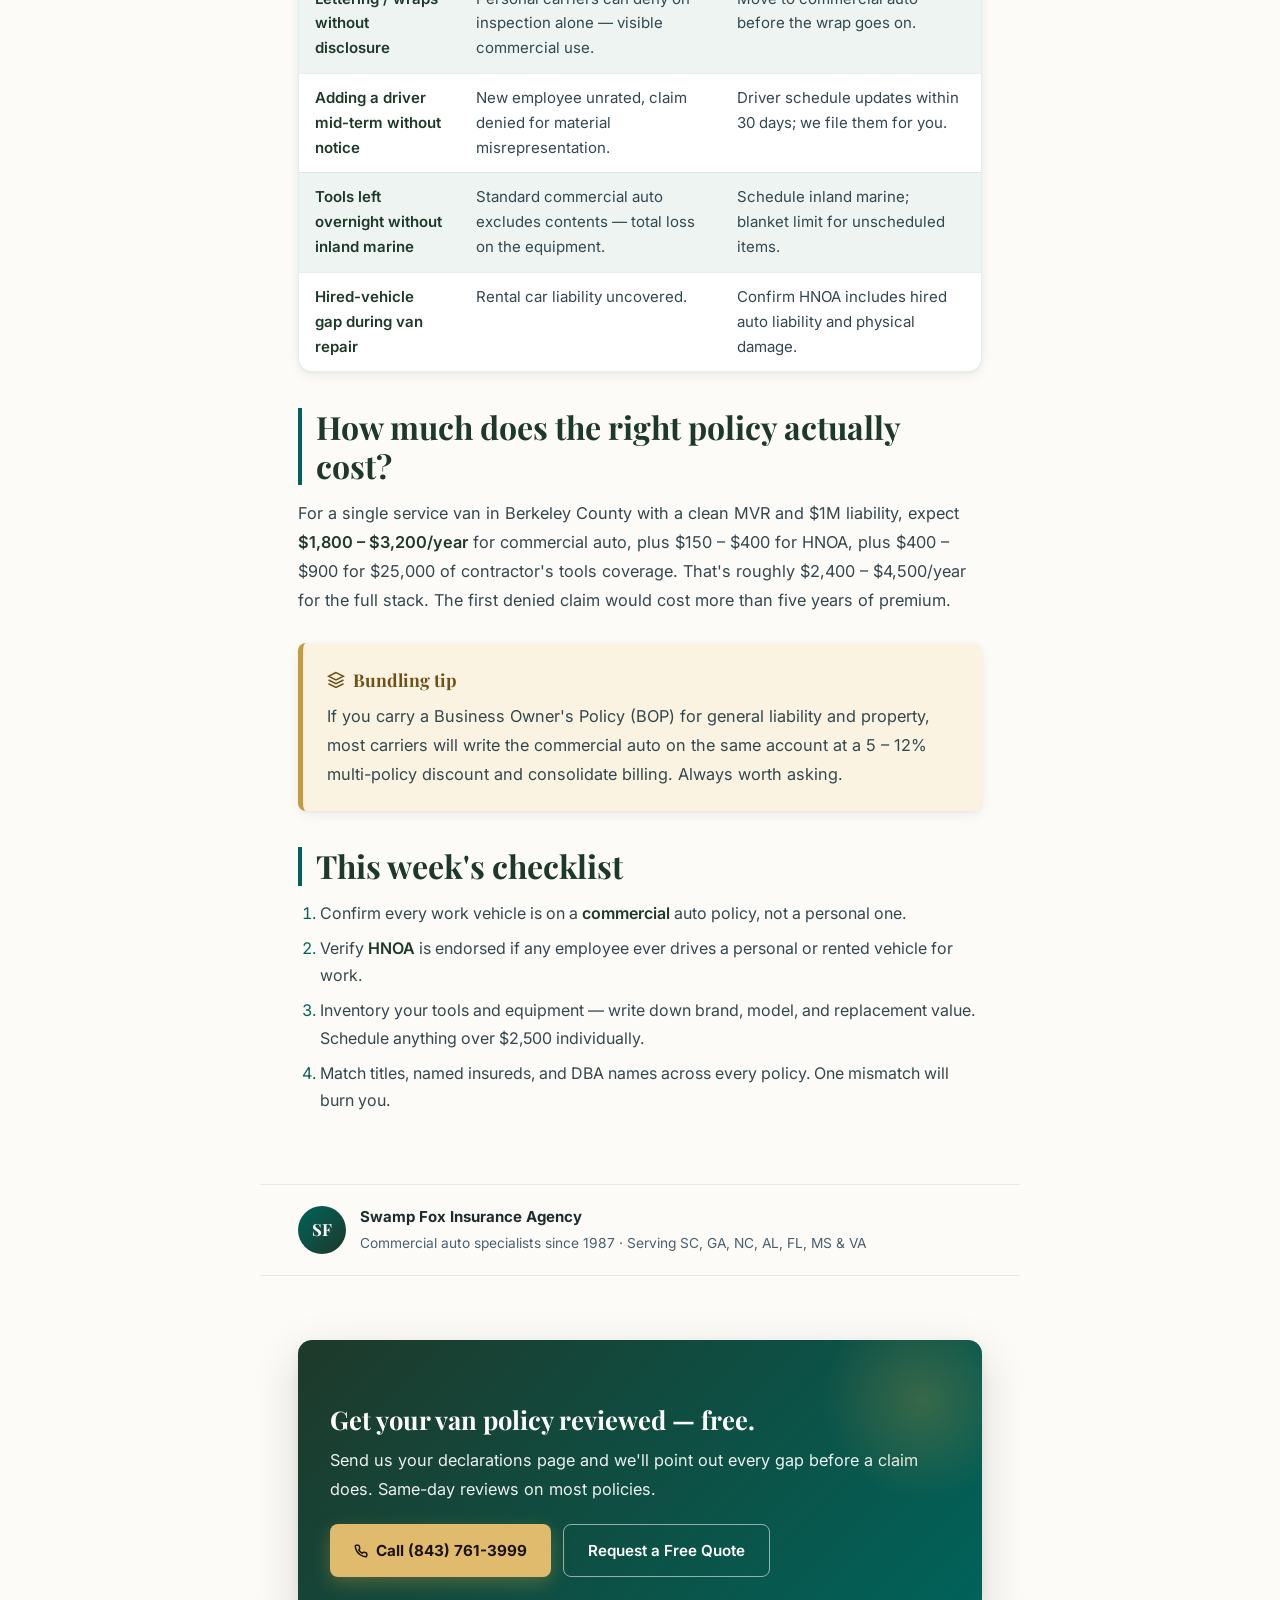
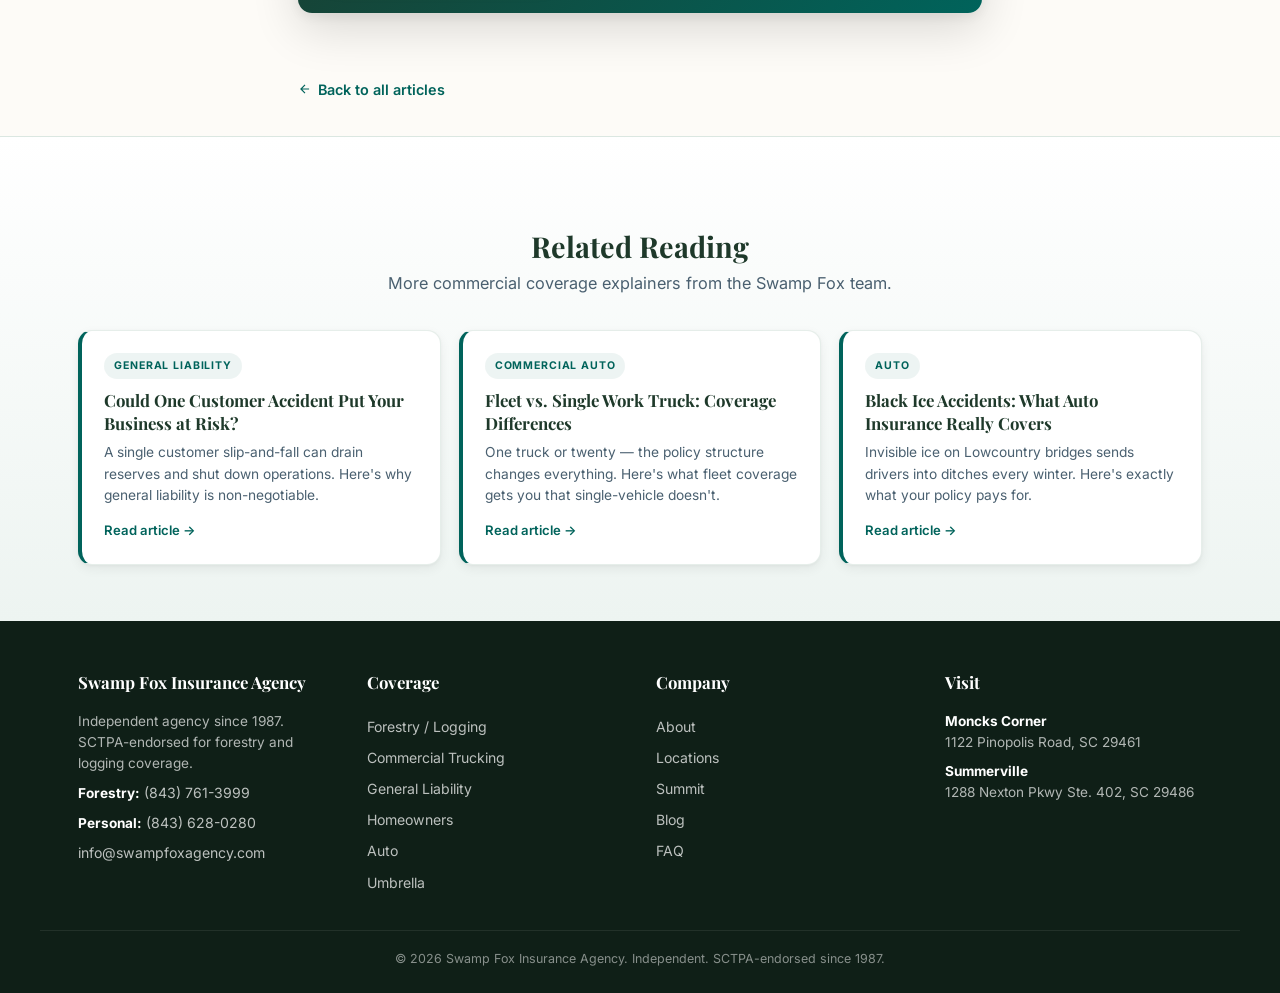
<file: blog/how-to-insure-service-vans-without-costly-coverage-gaps.html>
<!DOCTYPE html>
<html lang="en">
<head>
<meta charset="UTF-8">
<meta name="viewport" content="width=device-width,initial-scale=1">
<title>How to Insure Service Vans Without Costly Coverage Gaps | Swamp Fox Insurance</title>
<meta name="description" content="Service vans need more than personal auto. Here's how to structure commercial auto, hired & non-owned, and inland marine so a single claim doesn't shut you down — Goose Creek, SC.">
<meta name="keywords" content="service van insurance, commercial auto work van, contractor van coverage, plumber electrician van insurance, inland marine tool coverage, Swamp Fox commercial insurance">
<meta name="robots" content="index, follow, max-image-preview:large, max-snippet:-1">
<meta name="googlebot" content="index, follow, max-image-preview:large, max-snippet:-1">
<meta name="author" content="Swamp Fox Insurance Agency">
<meta name="geo.region" content="US-SC">
<meta name="geo.placename" content="Moncks Corner, South Carolina">
<link rel="canonical" href="https://bensachwitz-ctrl.github.io/swampfoxweb/blog/how-to-insure-service-vans-without-costly-coverage-gaps.html">
<meta property="og:type" content="article">
<meta property="og:title" content="How to Insure Service Vans Without Costly Coverage Gaps">
<meta property="og:description" content="A proper commercial auto policy covers the vehicle, hired/non-owned auto, and inland marine for tools. Skip any one and you're self-insuring tens of thousands of dollars.">
<meta property="og:image" content="https://bensachwitz-ctrl.github.io/swampfoxweb/images/brand-truck-rain.jpg">
<meta property="article:published_time" content="2026-04-02">
<meta property="article:section" content="Commercial Auto">
<meta name="theme-color" content="#1E392A">
<meta name="twitter:card" content="summary_large_image">
<meta name="twitter:site" content="@swampfoxagency">
<meta name="twitter:title" content="How to Insure Service Vans Without Costly Coverage Gaps">
<meta name="twitter:description" content="A proper commercial auto policy covers the vehicle, hired/non-owned auto, and inland marine for tools. Skip any one and you're self-insuring tens of thousands of dollars.">
<meta name="twitter:image" content="https://bensachwitz-ctrl.github.io/swampfoxweb/images/brand-truck-rain.jpg">
<script type="application/ld+json">
{"@context": "https://schema.org", "@type": "BlogPosting", "headline": "How to Insure Service Vans Without Costly Coverage Gaps", "datePublished": "2026-04-02", "author": {"@type": "Organization", "name": "Swamp Fox Insurance Agency"}, "publisher": {"@type": "Organization", "name": "Swamp Fox Insurance Agency", "logo": {"@type": "ImageObject", "url": "https://bensachwitz-ctrl.github.io/swampfoxweb/images/logo-swamp-fox-nav.webp"}, "@id": "https://swampfoxagency.com/#agency"}, "image": "https://bensachwitz-ctrl.github.io/swampfoxweb/images/brand-truck-rain.jpg", "articleSection": "Commercial Auto", "mainEntityOfPage": "https://bensachwitz-ctrl.github.io/swampfoxweb/blog/how-to-insure-service-vans-without-costly-coverage-gaps.html", "inLanguage": "en-US", "dateModified": "2026-04-23", "keywords": "service van insurance, commercial auto work van, contractor van coverage, plumber electrician van insurance, inland marine tool coverage, Swamp Fox commercial insurance", "description": "Service vans need more than personal auto. Here's how to structure commercial auto, hired & non-owned, and inland marine so a single claim doesn't shut you down — Goose Creek, SC."}
</script>
<link rel="icon" type="image/svg+xml" href="data:image/svg+xml,<svg xmlns='http://www.w3.org/2000/svg' viewBox='0 0 32 32'><rect width='32' height='32' rx='5' fill='%231E392A'/><path d='M16 5L10 14h3l-2 6h10l-2-6h3L16 5z' fill='%232D8A7E'/><path d='M16 24v3' stroke='%232D8A7E' stroke-width='2' stroke-linecap='round'/></svg>">
<link rel="preconnect" href="https://fonts.googleapis.com">
<link rel="preconnect" href="https://fonts.gstatic.com" crossorigin>
<link href="https://fonts.googleapis.com/css2?family=Playfair+Display:wght@400;600;700&family=Inter:wght@300;400;500;600;700&display=swap" rel="stylesheet">
<link rel="stylesheet" href="blog.css">
<script src="nav.js" defer></script>
</head>
<body>

<div class="nav-topbar">
  <div class="wrap">
    <div class="nav-topbar-inner">
      <span class="nav-info-item"><svg width="11" height="11" fill="none" stroke="currentColor" stroke-width="2" viewBox="0 0 24 24"><path d="M22 16.92v3a2 2 0 01-2.18 2 19.79 19.79 0 01-8.63-3.07 19.5 19.5 0 01-6-6 19.79 19.79 0 01-3.07-8.67A2 2 0 014.11 2h3a2 2 0 012 1.72c.127.96.361 1.903.7 2.81a2 2 0 01-.45 2.11L8.09 9.91a16 16 0 006 6l1.27-1.27a2 2 0 012.11-.45c.907.339 1.85.573 2.81.7A2 2 0 0122 16.92z"/></svg> <a href="tel:8437613999"><strong>Forestry:</strong>&nbsp;(843)&nbsp;761-3999</a></span>
      <span class="nav-topbar-div"></span>
      <span class="nav-info-item"><a href="tel:8436280280"><strong>Personal:</strong>&nbsp;(843)&nbsp;628-0280</a></span>
      <span class="nav-topbar-div"></span>
      <span class="nav-info-item"><svg width="11" height="11" fill="none" stroke="currentColor" stroke-width="2" viewBox="0 0 24 24"><circle cx="12" cy="12" r="10"/><polyline points="12 6 12 12 16 14"/></svg> Mon–Fri 8am–5pm</span>
      <span class="nav-topbar-div"></span>
      <span class="nav-info-item"><svg width="11" height="11" fill="none" stroke="currentColor" stroke-width="2" viewBox="0 0 24 24"><path d="M4 4h16c1.1 0 2 .9 2 2v12c0 1.1-.9 2-2 2H4c-1.1 0-2-.9-2-2V6c0-1.1.9-2 2-2z"/><polyline points="22,6 12,13 2,6"/></svg> <a href="mailto:info@swampfoxagency.com">info@swampfoxagency.com</a></span>
      <span class="nav-topbar-div nav-topbar-spacer"></span>
      <span class="nav-info-item"><a href="https://portal.csr24.com/mvc/7613999" target="_blank" rel="noopener"><svg width="11" height="11" fill="none" stroke="currentColor" stroke-width="2" viewBox="0 0 24 24"><rect x="3" y="11" width="18" height="11" rx="2"/><path d="M7 11V7a5 5 0 0110 0v4"/></svg> Client&nbsp;Portal</a></span>
      <span class="nav-topbar-div"></span>
      <span class="nav-info-item"><a href="../#faq"><svg width="11" height="11" fill="none" stroke="currentColor" stroke-width="2" viewBox="0 0 24 24"><circle cx="12" cy="12" r="10"/><path d="M9.09 9a3 3 0 015.83 1c0 2-3 3-3 3M12 17h.01"/></svg> FAQ</a></span>
      <span class="nav-topbar-div"></span>
      <span class="nav-info-item"><a href="https://www.linkedin.com/company/swamp-fox-agency/jobs/" target="_blank" rel="noopener"><svg width="11" height="11" fill="none" stroke="currentColor" stroke-width="2" viewBox="0 0 24 24"><path d="M16 21v-2a4 4 0 00-4-4H6a4 4 0 00-4 4v2"/><circle cx="9" cy="7" r="4"/><path d="M22 11h-6M19 8v6"/></svg> Careers</a></span>
    </div>
  </div>
</div>

<nav class="nav" id="siteNav">
  <div class="wrap">
    <div class="nav-inner">
      <a class="nav-logo" href="../" aria-label="Swamp Fox Insurance Agency — Home">
        <img src="../images/logo-swamp-fox-nav.webp" alt="Swamp Fox Insurance Agency">
      </a>
      <div class="nav-links" id="navLinks">
        <div class="nav-link-wrap"><a class="nav-link" href="../">Home</a></div>
        <div class="nav-link-wrap" id="navCoverage">
          <a class="nav-link" href="../#services" aria-haspopup="true" aria-expanded="false">
            <span>Coverage</span>
            <svg width="10" height="10" fill="none" stroke="currentColor" stroke-width="2.5" viewBox="0 0 24 24" style="margin-left:4px;transition:transform .25s ease"><path d="M6 9l6 6 6-6"/></svg>
          </a>
          <div class="nav-dropdown" role="menu">
          <a class="nav-dropdown-item" href="../#forestry">
            <div class="nav-dd-icon"><svg width="18" height="18" fill="none" stroke="currentColor" stroke-width="2" viewBox="0 0 24 24"><path d="M12 3L4 14h4l-3 7h14l-3-7h4L12 3z"/></svg></div>
            <div>
              <div class="nav-dd-label">Forestry / Logging</div>
              <div class="nav-dd-desc">Logger's broad form, equipment, liability</div>
            </div>
          </a>
          <a class="nav-dropdown-item" href="../#trucking">
            <div class="nav-dd-icon"><svg width="18" height="18" fill="none" stroke="currentColor" stroke-width="2" viewBox="0 0 24 24"><rect x="1" y="3" width="15" height="13" rx="2"/><path d="M16 8h4l3 3.5V16h-7V8z"/><circle cx="5.5" cy="18.5" r="2.5"/><circle cx="18.5" cy="18.5" r="2.5"/></svg></div>
            <div>
              <div class="nav-dd-label">Commercial Trucking</div>
              <div class="nav-dd-desc">Auto, cargo, FMCSA filings, fleets</div>
            </div>
          </a>
          <a class="nav-dropdown-item" href="../#cargo">
            <div class="nav-dd-icon"><svg width="18" height="18" fill="none" stroke="currentColor" stroke-width="2" viewBox="0 0 24 24"><path d="M21 16V8a2 2 0 00-1-1.73l-7-4a2 2 0 00-2 0l-7 4A2 2 0 003 8v8a2 2 0 001 1.73l7 4a2 2 0 002 0l7-4A2 2 0 0021 16z"/></svg></div>
            <div>
              <div class="nav-dd-label">Cargo & Physical Damage</div>
              <div class="nav-dd-desc">Motor truck cargo, trailer interchange</div>
            </div>
          </a>
          <a class="nav-dropdown-item" href="../#gl">
            <div class="nav-dd-icon"><svg width="18" height="18" fill="none" stroke="currentColor" stroke-width="2" viewBox="0 0 24 24"><path d="M12 22s8-4 8-10V5l-8-3-8 3v7c0 6 8 10 8 10z"/></svg></div>
            <div>
              <div class="nav-dd-label">General Liability</div>
              <div class="nav-dd-desc">Business liability & commercial property</div>
            </div>
          </a>
          <a class="nav-dropdown-item" href="../#homeins">
            <div class="nav-dd-icon"><svg width="18" height="18" fill="none" stroke="currentColor" stroke-width="2" viewBox="0 0 24 24"><path d="M3 9l9-7 9 7v11a2 2 0 01-2 2H5a2 2 0 01-2-2z"/><path d="M9 22V12h6v10"/></svg></div>
            <div>
              <div class="nav-dd-label">Homeowners</div>
              <div class="nav-dd-desc">Dwelling, contents, liability, flood</div>
            </div>
          </a>
          <a class="nav-dropdown-item" href="../#autoins">
            <div class="nav-dd-icon"><svg width="18" height="18" fill="none" stroke="currentColor" stroke-width="2" viewBox="0 0 24 24"><path d="M5 17h14M5 17a2 2 0 01-2-2V9a2 2 0 012-2h1l2-3h8l2 3h1a2 2 0 012 2v6a2 2 0 01-2 2M5 17a2 2 0 100 4 2 2 0 000-4zM19 17a2 2 0 100 4 2 2 0 000-4z"/></svg></div>
            <div>
              <div class="nav-dd-label">Auto Insurance</div>
              <div class="nav-dd-desc">Car, truck, motorcycle, boat, ATV</div>
            </div>
          </a>
          <a class="nav-dropdown-item" href="../#life">
            <div class="nav-dd-icon"><svg width="18" height="18" fill="none" stroke="currentColor" stroke-width="2" viewBox="0 0 24 24"><path d="M20.84 4.61a5.5 5.5 0 00-7.78 0L12 5.67l-1.06-1.06a5.5 5.5 0 00-7.78 7.78l1.06 1.06L12 21.23l7.78-7.78 1.06-1.06a5.5 5.5 0 000-7.78z"/></svg></div>
            <div>
              <div class="nav-dd-label">Life & Health</div>
              <div class="nav-dd-desc">Term, whole life, individual health</div>
            </div>
          </a>
          <a class="nav-dropdown-item" href="../#umbrella">
            <div class="nav-dd-icon"><svg width="18" height="18" fill="none" stroke="currentColor" stroke-width="2" viewBox="0 0 24 24"><path d="M12 2v2M12 22v-6M4.93 4.93l1.41 1.41M17.66 17.66l1.41 1.41M2 12h2M22 12h-2M4.93 19.07l1.41-1.41M17.66 6.34l1.41-1.41"/><path d="M22 12a10 10 0 00-20 0h20z"/></svg></div>
            <div>
              <div class="nav-dd-label">Umbrella & Excess</div>
              <div class="nav-dd-desc">Excess liability above primary limits</div>
            </div>
          </a>
          </div>
        </div>
        <div class="nav-link-wrap"><a class="nav-link" href="../#losscontrol">Loss Control</a></div>
        <div class="nav-link-wrap"><a class="nav-link" href="../#summit">Summit</a></div>
        <div class="nav-link-wrap"><a class="nav-link active" href="index.html">Blog</a></div>
        <div class="nav-link-wrap"><a class="nav-link" href="../#about">About</a></div>
        <div class="nav-link-wrap"><a class="nav-link" href="../#locations">Locations</a></div>
      </div>
      <div class="nav-right">
        <div class="nav-social">
          <a href="https://www.facebook.com/SFOXAGENCY/" target="_blank" rel="noopener" aria-label="Facebook"><svg width="14" height="14" fill="currentColor" viewBox="0 0 24 24"><path d="M24 12.073c0-6.627-5.373-12-12-12s-12 5.373-12 12c0 5.99 4.388 10.954 10.125 11.854v-8.385H7.078v-3.47h3.047V9.43c0-3.007 1.792-4.669 4.533-4.669 1.312 0 2.686.235 2.686.235v2.953H15.83c-1.491 0-1.956.925-1.956 1.874v2.25h3.328l-.532 3.47h-2.796v8.385C19.612 23.027 24 18.062 24 12.073z"/></svg></a>
          <a href="https://www.instagram.com/swampfoxagency/" target="_blank" rel="noopener" aria-label="Instagram"><svg width="14" height="14" fill="currentColor" viewBox="0 0 24 24"><path d="M12 2.163c3.204 0 3.584.012 4.85.07 3.252.148 4.771 1.691 4.919 4.919.058 1.265.069 1.645.069 4.849 0 3.205-.012 3.584-.069 4.849-.149 3.225-1.664 4.771-4.919 4.919-1.266.058-1.644.07-4.85.07-3.204 0-3.584-.012-4.849-.07-3.26-.149-4.771-1.699-4.919-4.92-.058-1.265-.07-1.644-.07-4.849 0-3.204.013-3.583.07-4.849.149-3.227 1.664-4.771 4.919-4.919 1.266-.057 1.645-.069 4.849-.069zM12 0C8.741 0 8.333.014 7.053.072 2.695.272.273 2.69.073 7.052.014 8.333 0 8.741 0 12c0 3.259.014 3.668.072 4.948.2 4.358 2.618 6.78 6.98 6.98C8.333 23.986 8.741 24 12 24c3.259 0 3.668-.014 4.948-.072 4.354-.2 6.782-2.618 6.979-6.98.059-1.28.073-1.689.073-4.948 0-3.259-.014-3.667-.072-4.947-.196-4.354-2.617-6.78-6.979-6.98C15.668.014 15.259 0 12 0zm0 5.838a6.162 6.162 0 100 12.324 6.162 6.162 0 000-12.324zM12 16a4 4 0 110-8 4 4 0 010 8zm6.406-11.845a1.44 1.44 0 100 2.881 1.44 1.44 0 000-2.881z"/></svg></a>
          <a href="https://www.linkedin.com/company/swamp-fox-agency" target="_blank" rel="noopener" aria-label="LinkedIn"><svg width="14" height="14" fill="currentColor" viewBox="0 0 24 24"><path d="M20.447 20.452h-3.554v-5.569c0-1.328-.027-3.037-1.852-3.037-1.853 0-2.136 1.445-2.136 2.939v5.667H9.351V9h3.414v1.561h.046c.477-.9 1.637-1.85 3.37-1.85 3.601 0 4.267 2.37 4.267 5.455v6.286zM5.337 7.433a2.062 2.062 0 01-2.063-2.065 2.064 2.064 0 112.063 2.065zm1.782 13.019H3.555V9h3.564v11.452zM22.225 0H1.771C.792 0 0 .774 0 1.729v20.542C0 23.227.792 24 1.771 24h20.451C23.2 24 24 23.227 24 22.271V1.729C24 .774 23.2 0 22.222 0h.003z"/></svg></a>
          <a href="https://www.youtube.com/@swampfoxagency" target="_blank" rel="noopener" aria-label="YouTube"><svg width="14" height="14" fill="currentColor" viewBox="0 0 24 24"><path d="M23.498 6.186a3.016 3.016 0 00-2.122-2.136C19.505 3.545 12 3.545 12 3.545s-7.505 0-9.377.505A3.017 3.017 0 00.502 6.186C0 8.07 0 12 0 12s0 3.93.502 5.814a3.016 3.016 0 002.122 2.136c1.871.505 9.376.505 9.376.505s7.505 0 9.377-.505a3.015 3.015 0 002.122-2.136C24 15.93 24 12 24 12s0-3.93-.502-5.814zM9.545 15.568V8.432L15.818 12l-6.273 3.568z"/></svg></a>
        </div>
        <a class="nav-link nav-cta" href="../#quote">Get a Quote</a>
      </div>
      <button class="ham" id="navHam" aria-label="Menu" aria-expanded="false">
        <span></span><span></span><span></span>
      </button>
    </div>
  </div>
</nav>

<div class="mobile-menu" id="mobileMenu">
  <div style="padding:24px">
    <div style="display:flex;justify-content:space-between;align-items:center;margin-bottom:28px">
      <img src="../images/logo-swamp-fox-nav.webp" alt="Swamp Fox" style="height:40px;object-fit:contain">
      <button id="mobileClose" aria-label="Close menu" style="color:#fff;font-size:2rem;width:44px;height:44px;display:flex;align-items:center;justify-content:center;background:transparent;border:none;cursor:pointer">&times;</button>
    </div>
    <a class="mob-link" href="../">Home</a>
    <a class="mob-link" href="../#services">Coverage</a>
    <a class="mob-link" href="../#losscontrol">Loss Control</a>
    <a class="mob-link" href="../#summit">Summit</a>
    <a class="mob-link" href="index.html">Blog</a>
    <a class="mob-link" href="../#about">About</a>
    <a class="mob-link" href="../#locations">Locations</a>
    <div style="margin-top:28px;padding-top:20px;border-top:1px solid rgba(255,255,255,.08)">
      <div style="margin-bottom:8px"><span style="font-size:.65rem;color:rgba(255,255,255,.4);text-transform:uppercase;letter-spacing:.1em">Forestry / Commercial</span><a href="tel:8437613999" style="color:var(--teal-lt);font-weight:600;display:block;font-size:1.05rem">(843) 761-3999</a></div>
      <div style="margin-bottom:14px"><span style="font-size:.65rem;color:rgba(255,255,255,.4);text-transform:uppercase;letter-spacing:.1em">Personal / Small Commercial</span><a href="tel:8436280280" style="color:var(--teal-lt);font-weight:600;display:block;font-size:1.05rem">(843) 628-0280</a></div>
      <a href="mailto:info@swampfoxagency.com" style="color:rgba(255,255,255,.65);font-weight:500;font-size:.85rem;display:block;margin-bottom:16px">info@swampfoxagency.com</a>
      <a href="../#quote" style="background:var(--teal);color:#fff;padding:14px 20px;border-radius:var(--r-lg);font-weight:600;width:100%;text-align:center;border:none;cursor:pointer;display:block">Get a Free Quote</a>
    </div>
  </div>
</div>

<section class="article-hero"><div class="article-hero-bg" style="background-image:url('../images/brand-truck-rain.jpg')"></div>
  <div class="article-hero-inner">
    <nav class="breadcrumbs" aria-label="Breadcrumb">
      <a href="../">Home</a>
      <svg width="10" height="10" fill="none" stroke="currentColor" stroke-width="2" viewBox="0 0 24 24"><path d="M9 18l6-6-6-6"/></svg>
      <a href="index.html">Blog</a>
      <svg width="10" height="10" fill="none" stroke="currentColor" stroke-width="2" viewBox="0 0 24 24"><path d="M9 18l6-6-6-6"/></svg>
      <span>Commercial Auto</span>
    </nav>
    <span class="cat-pill">Commercial Auto</span>
    <h1>How to Insure Service Vans Without Costly Coverage Gaps</h1>
    <p class="article-dek">The plumbing van, the HVAC truck, the electrician's box-body Sprinter — they all carry a common problem. Personal auto won't pay if something goes wrong on the job, and the wrong commercial policy leaves $50,000 of tools and equipment uncovered.</p>
    <div class="article-meta">
      <span class="article-meta-item"><svg width="14" height="14" fill="none" stroke="currentColor" stroke-width="2" viewBox="0 0 24 24"><rect x="3" y="4" width="18" height="18" rx="2"/><path d="M16 2v4M8 2v4M3 10h18"/></svg>April 2, 2026</span>
      <span class="article-meta-item"><svg width="14" height="14" fill="none" stroke="currentColor" stroke-width="2" viewBox="0 0 24 24"><circle cx="12" cy="12" r="10"/><polyline points="12 6 12 12 16 14"/></svg>7 min read</span>
      <span class="article-meta-item"><svg width="14" height="14" fill="none" stroke="currentColor" stroke-width="2" viewBox="0 0 24 24"><path d="M21 10c0 7-9 13-9 13s-9-6-9-13a9 9 0 0118 0z"/><circle cx="12" cy="10" r="3"/></svg>Goose Creek, SC</span>
    </div>
  </div>
</section>

<div class="featured-image">
  <img src="../images/brand-truck-rain.jpg" alt="Service van parked in front of a Lowcountry job site" loading="eager" decoding="async">
</div>

<article class="article-body">
  <p class="lede">Most service-business owners we meet started with a personal auto policy on their first work van. It was cheaper, the agent let it slide, and nothing ever happened. Then something does happen — a wreck, a stolen tool box, an employee crash in their own car — and they discover their policy was never built to respond.</p>

  <h2>Why personal auto fails the second you start working out of the van</h2>
  <p>Every personal auto policy on the market contains a "business use" exclusion. The fine print varies, but the intent is identical: <strong>the carrier did not price the policy for commercial risk and will deny the claim</strong> if the vehicle was being used for a business purpose at the time of loss. Driving to a job site, hauling tools, transporting a coworker — that's commercial use.</p>
  <p>The exclusion isn't theoretical. We have watched it deny totaled-vehicle claims, third-party injury claims, and stolen-tool claims. The deck is stacked against the personal-policy holder the moment the claim notes mention "the customer."</p>

  <h2>The four-policy stack a service business actually needs</h2>

  <h3>1. Commercial auto on the van itself</h3>
  <p>This is the foundation. It covers liability to other people, physical damage to your van (collision and comprehensive), medical payments, and uninsured-motorist coverage at limits priced for commercial use. Liability limits should start at <strong>$1M combined single limit</strong> for a single van — anything less and you risk being out-protected by the other driver's lawyer.</p>

  <h3>2. Hired &amp; non-owned auto (HNOA)</h3>
  <p>The single most-overlooked endorsement in the service trades. HNOA covers the business when an employee is driving:</p>
  <ul>
    <li><strong>Their own personal vehicle</strong> on company business — running for parts, picking up materials, driving between job sites.</li>
    <li><strong>A rented vehicle</strong> — the U-Haul rented for the day, the rental car after a wreck.</li>
  </ul>
  <p>Without HNOA, a wreck in an employee's personal car becomes a wreck where the <em>business</em> is named in the lawsuit and the business has no coverage. HNOA usually adds $150 – $400/year to a commercial auto policy.</p>

  <h3>3. Inland marine for tools and equipment</h3>
  <p>Standard commercial auto pays for the van. It does not pay for the $40,000 of tools, ladders, copper, and diagnostic equipment <em>inside</em> the van. That is "contractor's tools and equipment" coverage, written on an inland marine form. Get it scheduled (high-value items listed individually) plus a blanket limit for everything else.</p>

  <h3>4. General liability</h3>
  <p>This responds when the work itself causes harm — a misinstalled water heater that floods a customer's basement, an electrician who burns down a garage. Auto liability won't pay for that. <a href="could-one-customer-accident-put-your-business-at-risk.html">More on general liability →</a></p>

  <div class="callout">
    <div class="callout-title">
      <svg width="18" height="18" fill="none" stroke="currentColor" stroke-width="2" viewBox="0 0 24 24"><circle cx="12" cy="12" r="10"/><path d="M12 8v4M12 16h.01"/></svg>
      A real Goose Creek claim
    </div>
    <p>An HVAC contractor's helper drove his own truck to a job after a service van broke down. He rear-ended a sedan on Red Bank Road. The sedan driver sued the contractor for $185,000 in injuries. The contractor's commercial auto policy didn't apply (employee's vehicle), and the helper's personal auto carried only $50,000 in liability. <strong>Without HNOA, the contractor was personally exposed for $135,000 over and above the helper's limit.</strong></p>
  </div>

  <h2>What gets vans denied most often</h2>
  <table class="coverage-table">
    <thead>
      <tr><th>Mistake</th><th>What happens</th><th>Fix</th></tr>
    </thead>
    <tbody>
      <tr><td><strong>Vehicle titled to LLC, insured personally</strong></td><td>Carrier may void the policy at first claim — you're not the named insured.</td><td>Match the title and the policy. If the LLC owns the van, the LLC needs to be the named insured.</td></tr>
      <tr><td><strong>Lettering / wraps without disclosure</strong></td><td>Personal carriers can deny on inspection alone — visible commercial use.</td><td>Move to commercial auto before the wrap goes on.</td></tr>
      <tr><td><strong>Adding a driver mid-term without notice</strong></td><td>New employee unrated, claim denied for material misrepresentation.</td><td>Driver schedule updates within 30 days; we file them for you.</td></tr>
      <tr><td><strong>Tools left overnight without inland marine</strong></td><td>Standard commercial auto excludes contents — total loss on the equipment.</td><td>Schedule inland marine; blanket limit for unscheduled items.</td></tr>
      <tr><td><strong>Hired-vehicle gap during van repair</strong></td><td>Rental car liability uncovered.</td><td>Confirm HNOA includes hired auto liability and physical damage.</td></tr>
    </tbody>
  </table>

  <h2>How much does the right policy actually cost?</h2>
  <p>For a single service van in Berkeley County with a clean MVR and $1M liability, expect <strong>$1,800 – $3,200/year</strong> for commercial auto, plus $150 – $400 for HNOA, plus $400 – $900 for $25,000 of contractor's tools coverage. That's roughly $2,400 – $4,500/year for the full stack. The first denied claim would cost more than five years of premium.</p>

  <div class="callout callout--gold">
    <div class="callout-title">
      <svg width="18" height="18" fill="none" stroke="currentColor" stroke-width="2" viewBox="0 0 24 24"><path d="M12 2L2 7l10 5 10-5-10-5zM2 17l10 5 10-5M2 12l10 5 10-5"/></svg>
      Bundling tip
    </div>
    <p>If you carry a Business Owner's Policy (BOP) for general liability and property, most carriers will write the commercial auto on the same account at a 5 – 12% multi-policy discount and consolidate billing. Always worth asking.</p>
  </div>

  <h2>This week's checklist</h2>
  <ol>
    <li>Confirm every work vehicle is on a <strong>commercial</strong> auto policy, not a personal one.</li>
    <li>Verify <strong>HNOA</strong> is endorsed if any employee ever drives a personal or rented vehicle for work.</li>
    <li>Inventory your tools and equipment — write down brand, model, and replacement value. Schedule anything over $2,500 individually.</li>
    <li>Match titles, named insureds, and DBA names across every policy. One mismatch will burn you.</li>
  </ol>
</article>

<div class="byline">
  <div class="byline-avatar">SF</div>
  <div class="byline-meta">
    <strong>Swamp Fox Insurance Agency</strong>
    Commercial auto specialists since 1987 · Serving SC, GA, NC, AL, FL, MS &amp; VA
  </div>
</div>

<section class="cta-box">
  <div class="cta-box-inner">
    <h3>Get your van policy reviewed — free.</h3>
    <p>Send us your declarations page and we'll point out every gap before a claim does. Same-day reviews on most policies.</p>
    <div class="cta-box-buttons">
      <a class="btn-gold" href="tel:8437613999"><svg width="14" height="14" fill="none" stroke="currentColor" stroke-width="2.5" viewBox="0 0 24 24"><path d="M22 16.92v3a2 2 0 01-2.18 2 19.79 19.79 0 01-8.63-3.07 19.5 19.5 0 01-6-6 19.79 19.79 0 01-3.07-8.67A2 2 0 014.11 2h3a2 2 0 012 1.72c.127.96.361 1.903.7 2.81a2 2 0 01-.45 2.11L8.09 9.91a16 16 0 006 6l1.27-1.27a2 2 0 012.11-.45c.907.339 1.85.573 2.81.7A2 2 0 0122 16.92z"/></svg>Call (843) 761-3999</a>
      <a class="btn-ghost" href="../#quote">Request a Free Quote</a>
    </div>
  </div>
</section>

<div class="back-link">
  <a href="index.html"><svg width="14" height="14" fill="none" stroke="currentColor" stroke-width="2" viewBox="0 0 24 24"><path d="M19 12H5M12 19l-7-7 7-7"/></svg>Back to all articles</a>
</div>

<section class="related">
  <div class="related-inner">
    <h2>Related Reading</h2>
    <p class="related-sub">More commercial coverage explainers from the Swamp Fox team.</p>
    <div class="related-grid" id="related-grid"></div>
  </div>
</section>

<footer class="site-footer">
  <div class="footer-inner">
    <div class="footer-col">
      <h5>Swamp Fox Insurance Agency</h5>
      <p>Independent agency since 1987. SCTPA-endorsed for forestry and logging coverage.</p>
      <p><strong style="color:#fff">Forestry:</strong> <a href="tel:8437613999" style="display:inline">(843) 761-3999</a></p>
      <p><strong style="color:#fff">Personal:</strong> <a href="tel:8436280280" style="display:inline">(843) 628-0280</a></p>
      <p><a href="mailto:info@swampfoxagency.com" style="display:inline">info@swampfoxagency.com</a></p>
    </div>
    <div class="footer-col">
      <h5>Coverage</h5>
      <a href="../#forestry">Forestry / Logging</a>
      <a href="../#trucking">Commercial Trucking</a>
      <a href="../#gl">General Liability</a>
      <a href="../#homeins">Homeowners</a>
      <a href="../#autoins">Auto</a>
      <a href="../#umbrella">Umbrella</a>
    </div>
    <div class="footer-col">
      <h5>Company</h5>
      <a href="../#about">About</a>
      <a href="../#locations">Locations</a>
      <a href="../#summit">Summit</a>
      <a href="index.html">Blog</a>
      <a href="../#faq">FAQ</a>
    </div>
    <div class="footer-col">
      <h5>Visit</h5>
      <p><strong style="color:#fff">Moncks Corner</strong><br>1122 Pinopolis Road, SC 29461</p>
      <p><strong style="color:#fff">Summerville</strong><br>1288 Nexton Pkwy Ste. 402, SC 29486</p>
    </div>
  </div>
  <div class="footer-bottom">
    &copy; <span id="yr"></span> Swamp Fox Insurance Agency. Independent. SCTPA-endorsed since 1987.
  </div>
</footer>

<script src="posts.js"></script>
<script>
  document.getElementById('yr').textContent = new Date().getFullYear();
  const here = 'how-to-insure-service-vans-without-costly-coverage-gaps';
  const related = window.SF_POSTS.filter(p => p.slug !== here && (p.category === 'Commercial Auto' || p.category === 'General Liability')).slice(0, 3);
  const fill = window.SF_POSTS.filter(p => p.slug !== here && !related.includes(p)).slice(0, 3 - related.length);
  document.getElementById('related-grid').innerHTML = [...related, ...fill].map(p => `
    <a class="related-card" href="${p.slug}.html">
      <span class="cat-tag">${p.category}</span>
      <h4>${p.title}</h4>
      <p>${p.excerpt}</p>
      <span class="read-more">Read article &rarr;</span>
    </a>
  `).join('');
</script>

</body>
</html>
</file>
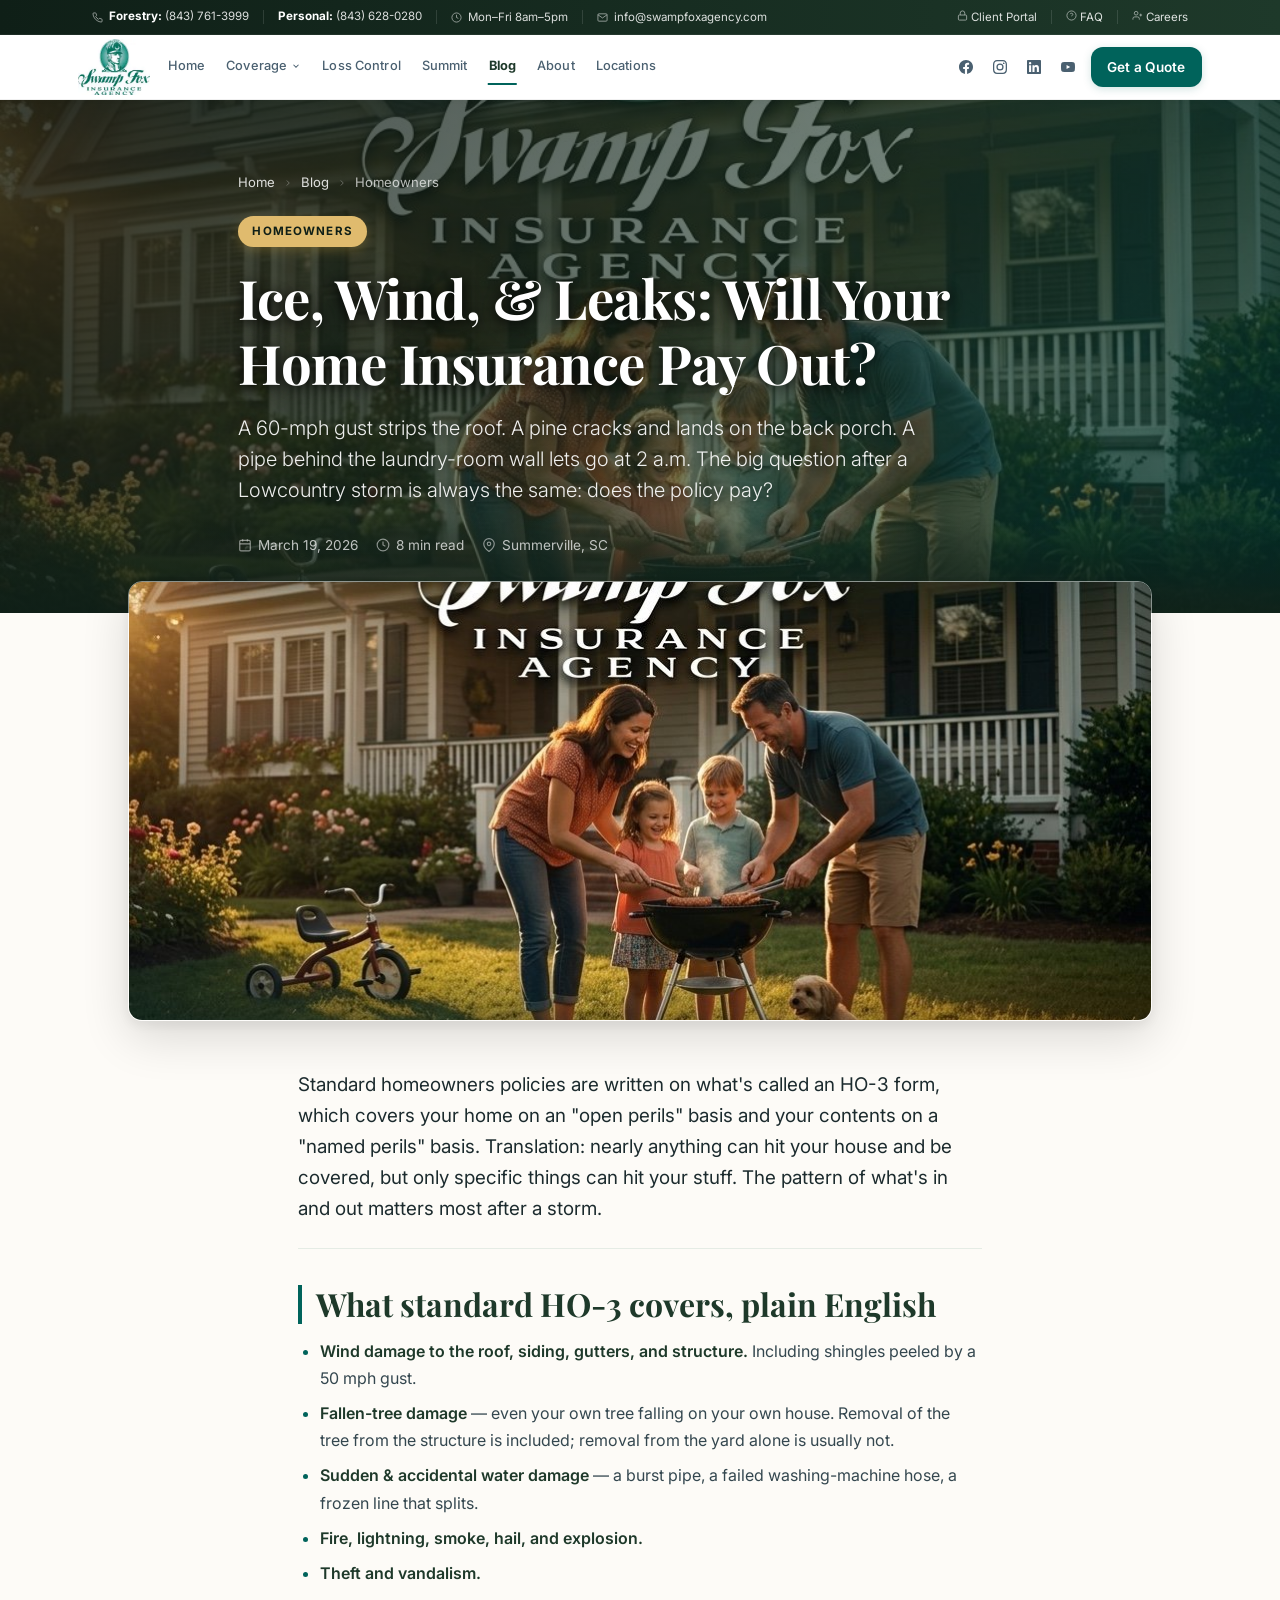
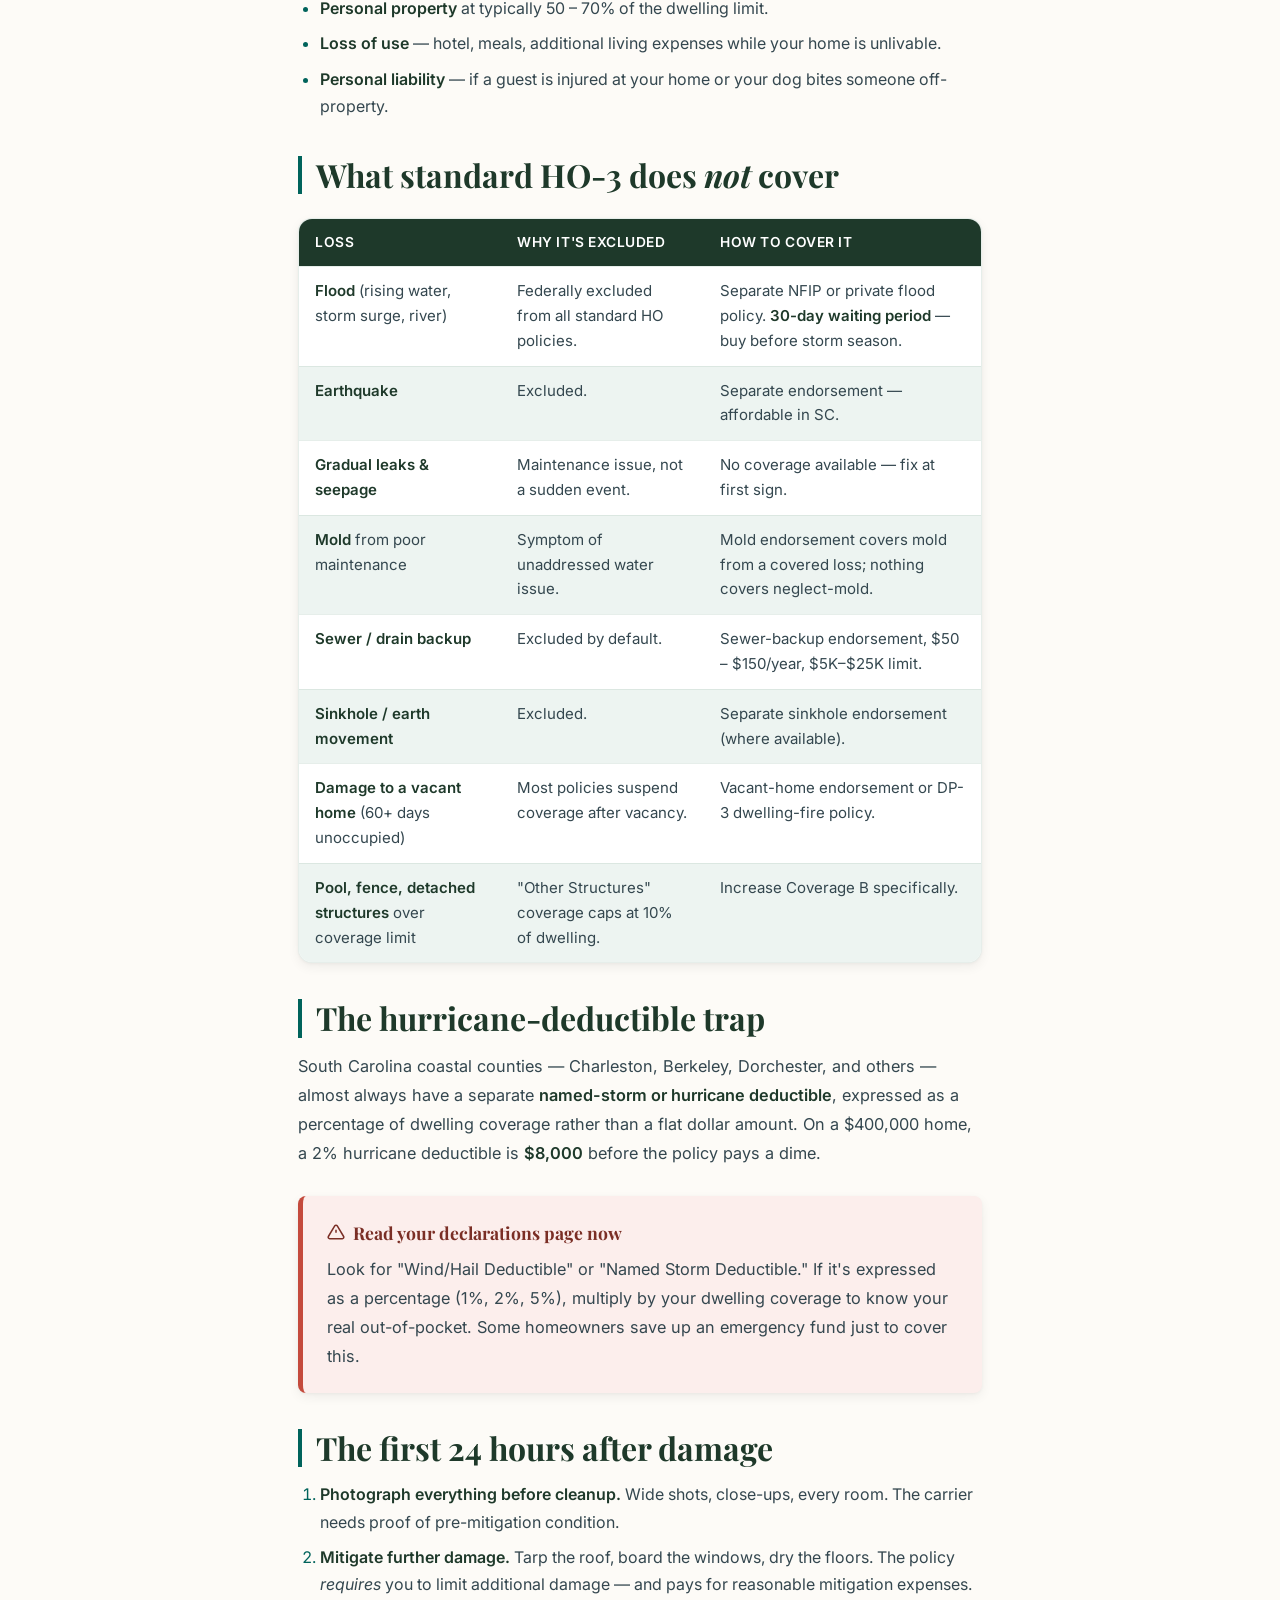
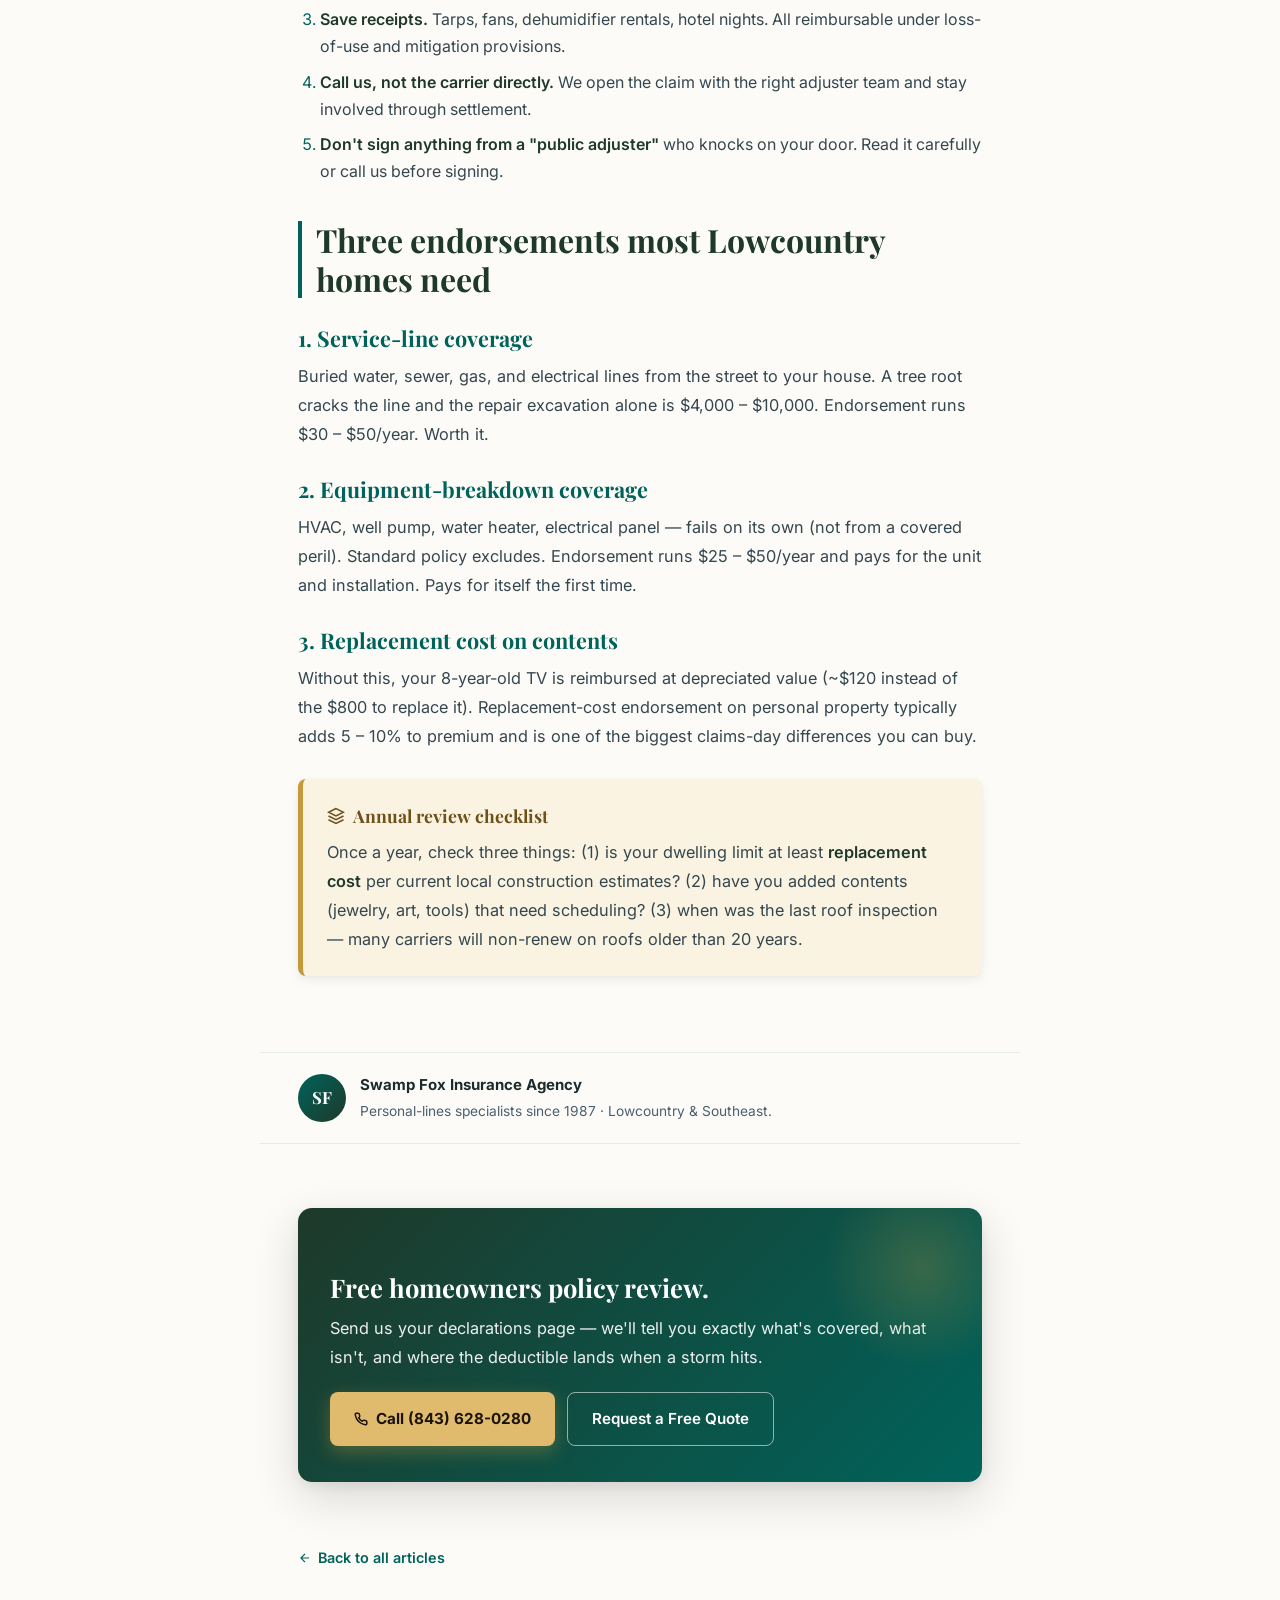
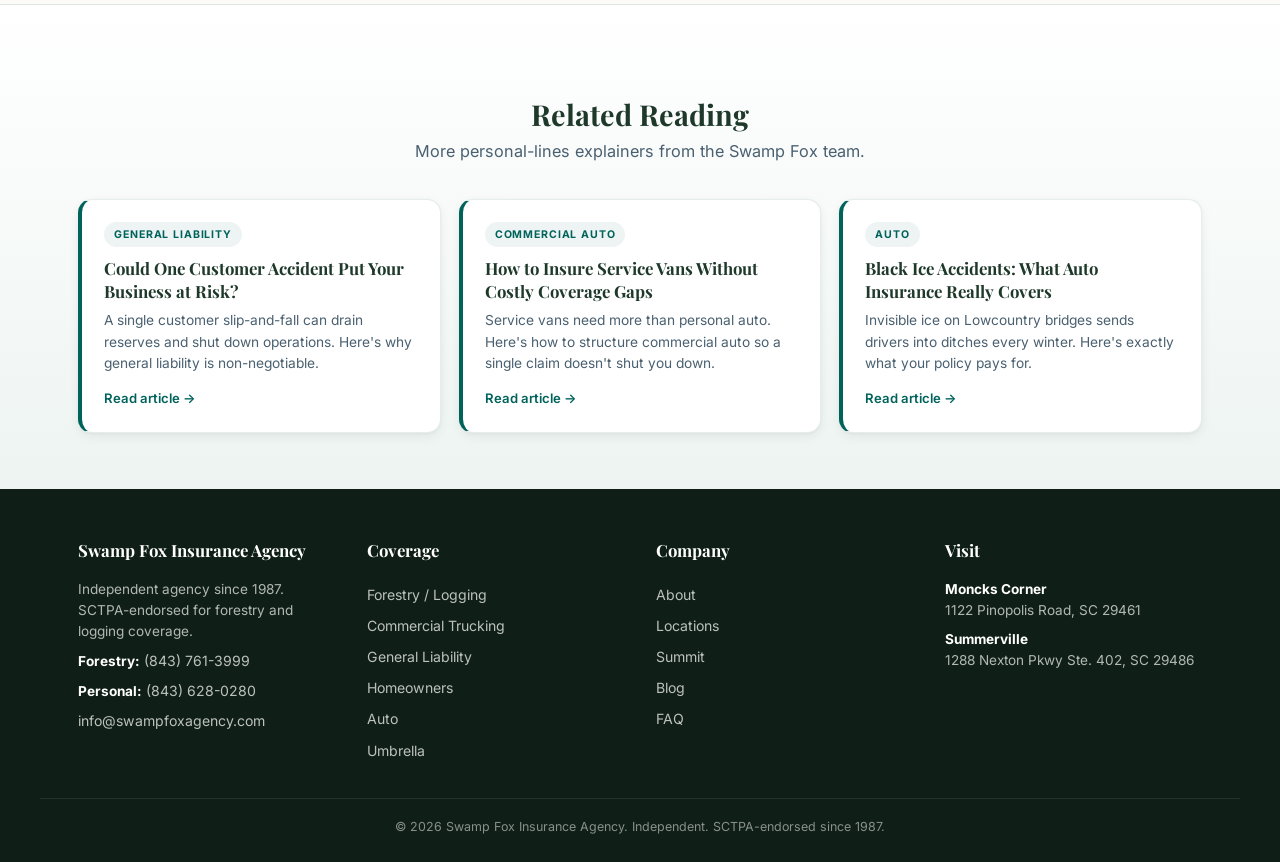
<file: blog/ice-wind-leaks-will-your-home-insurance-pay-out.html>
<!DOCTYPE html>
<html lang="en">
<head>
<meta charset="UTF-8">
<meta name="viewport" content="width=device-width,initial-scale=1">
<title>Ice, Wind, &amp; Leaks: Will Your Home Insurance Pay Out? | Swamp Fox Insurance</title>
<meta name="description" content="Lowcountry storms hit hard. A clear breakdown of which damage your homeowners policy actually pays — and the gaps you need a separate policy or endorsement to close.">
<meta name="keywords" content="homeowners insurance South Carolina, wind damage claim, ice leak homeowners, flood insurance SC, Lowcountry homeowners, wind and hail deductible, Swamp Fox home insurance">
<meta name="robots" content="index, follow, max-image-preview:large, max-snippet:-1">
<meta name="googlebot" content="index, follow, max-image-preview:large, max-snippet:-1">
<meta name="author" content="Swamp Fox Insurance Agency">
<meta name="geo.region" content="US-SC">
<meta name="geo.placename" content="Moncks Corner, South Carolina">
<link rel="canonical" href="https://bensachwitz-ctrl.github.io/swampfoxweb/blog/ice-wind-leaks-will-your-home-insurance-pay-out.html">
<meta property="og:type" content="article">
<meta property="og:title" content="Ice, Wind, & Leaks: Will Your Home Insurance Pay Out?">
<meta property="og:description" content="Wind, fallen trees, and burst pipes — covered. Gradual leaks, mold, and flood — not without endorsements. Here's how to fix it.">
<meta property="og:image" content="https://bensachwitz-ctrl.github.io/swampfoxweb/images/brand-home-family-grill.jpg">
<meta property="article:published_time" content="2026-03-19">
<meta property="article:section" content="Homeowners">
<meta name="theme-color" content="#1E392A">
<meta name="twitter:card" content="summary_large_image">
<meta name="twitter:site" content="@swampfoxagency">
<meta name="twitter:title" content="Ice, Wind, & Leaks: Will Your Home Insurance Pay Out?">
<meta name="twitter:description" content="Wind, fallen trees, and burst pipes — covered. Gradual leaks, mold, and flood — not without endorsements. Here's how to fix it.">
<meta name="twitter:image" content="https://bensachwitz-ctrl.github.io/swampfoxweb/images/brand-home-family-grill.jpg">
<script type="application/ld+json">
{"@context": "https://schema.org", "@type": "BlogPosting", "headline": "Ice, Wind, & Leaks: Will Your Home Insurance Pay Out?", "datePublished": "2026-03-19", "author": {"@type": "Organization", "name": "Swamp Fox Insurance Agency"}, "publisher": {"@type": "Organization", "name": "Swamp Fox Insurance Agency", "logo": {"@type": "ImageObject", "url": "https://bensachwitz-ctrl.github.io/swampfoxweb/images/logo-swamp-fox-nav.webp"}, "@id": "https://swampfoxagency.com/#agency"}, "image": "https://bensachwitz-ctrl.github.io/swampfoxweb/images/brand-home-family-grill.jpg", "articleSection": "Homeowners", "mainEntityOfPage": "https://bensachwitz-ctrl.github.io/swampfoxweb/blog/ice-wind-leaks-will-your-home-insurance-pay-out.html", "inLanguage": "en-US", "dateModified": "2026-04-23", "keywords": "homeowners insurance South Carolina, wind damage claim, ice leak homeowners, flood insurance SC, Lowcountry homeowners, wind and hail deductible, Swamp Fox home insurance", "description": "Lowcountry storms hit hard. A clear breakdown of which damage your homeowners policy actually pays — and the gaps you need a separate policy or endorsement to close."}
</script>
<link rel="icon" type="image/svg+xml" href="data:image/svg+xml,<svg xmlns='http://www.w3.org/2000/svg' viewBox='0 0 32 32'><rect width='32' height='32' rx='5' fill='%231E392A'/><path d='M16 5L10 14h3l-2 6h10l-2-6h3L16 5z' fill='%232D8A7E'/><path d='M16 24v3' stroke='%232D8A7E' stroke-width='2' stroke-linecap='round'/></svg>">
<link rel="preconnect" href="https://fonts.googleapis.com">
<link rel="preconnect" href="https://fonts.gstatic.com" crossorigin>
<link href="https://fonts.googleapis.com/css2?family=Playfair+Display:wght@400;600;700&family=Inter:wght@300;400;500;600;700&display=swap" rel="stylesheet">
<link rel="stylesheet" href="blog.css">
<script src="nav.js" defer></script>
</head>
<body>

<div class="nav-topbar">
  <div class="wrap">
    <div class="nav-topbar-inner">
      <span class="nav-info-item"><svg width="11" height="11" fill="none" stroke="currentColor" stroke-width="2" viewBox="0 0 24 24"><path d="M22 16.92v3a2 2 0 01-2.18 2 19.79 19.79 0 01-8.63-3.07 19.5 19.5 0 01-6-6 19.79 19.79 0 01-3.07-8.67A2 2 0 014.11 2h3a2 2 0 012 1.72c.127.96.361 1.903.7 2.81a2 2 0 01-.45 2.11L8.09 9.91a16 16 0 006 6l1.27-1.27a2 2 0 012.11-.45c.907.339 1.85.573 2.81.7A2 2 0 0122 16.92z"/></svg> <a href="tel:8437613999"><strong>Forestry:</strong>&nbsp;(843)&nbsp;761-3999</a></span>
      <span class="nav-topbar-div"></span>
      <span class="nav-info-item"><a href="tel:8436280280"><strong>Personal:</strong>&nbsp;(843)&nbsp;628-0280</a></span>
      <span class="nav-topbar-div"></span>
      <span class="nav-info-item"><svg width="11" height="11" fill="none" stroke="currentColor" stroke-width="2" viewBox="0 0 24 24"><circle cx="12" cy="12" r="10"/><polyline points="12 6 12 12 16 14"/></svg> Mon–Fri 8am–5pm</span>
      <span class="nav-topbar-div"></span>
      <span class="nav-info-item"><svg width="11" height="11" fill="none" stroke="currentColor" stroke-width="2" viewBox="0 0 24 24"><path d="M4 4h16c1.1 0 2 .9 2 2v12c0 1.1-.9 2-2 2H4c-1.1 0-2-.9-2-2V6c0-1.1.9-2 2-2z"/><polyline points="22,6 12,13 2,6"/></svg> <a href="mailto:info@swampfoxagency.com">info@swampfoxagency.com</a></span>
      <span class="nav-topbar-div nav-topbar-spacer"></span>
      <span class="nav-info-item"><a href="https://portal.csr24.com/mvc/7613999" target="_blank" rel="noopener"><svg width="11" height="11" fill="none" stroke="currentColor" stroke-width="2" viewBox="0 0 24 24"><rect x="3" y="11" width="18" height="11" rx="2"/><path d="M7 11V7a5 5 0 0110 0v4"/></svg> Client&nbsp;Portal</a></span>
      <span class="nav-topbar-div"></span>
      <span class="nav-info-item"><a href="../#faq"><svg width="11" height="11" fill="none" stroke="currentColor" stroke-width="2" viewBox="0 0 24 24"><circle cx="12" cy="12" r="10"/><path d="M9.09 9a3 3 0 015.83 1c0 2-3 3-3 3M12 17h.01"/></svg> FAQ</a></span>
      <span class="nav-topbar-div"></span>
      <span class="nav-info-item"><a href="https://www.linkedin.com/company/swamp-fox-agency/jobs/" target="_blank" rel="noopener"><svg width="11" height="11" fill="none" stroke="currentColor" stroke-width="2" viewBox="0 0 24 24"><path d="M16 21v-2a4 4 0 00-4-4H6a4 4 0 00-4 4v2"/><circle cx="9" cy="7" r="4"/><path d="M22 11h-6M19 8v6"/></svg> Careers</a></span>
    </div>
  </div>
</div>

<nav class="nav" id="siteNav">
  <div class="wrap">
    <div class="nav-inner">
      <a class="nav-logo" href="../" aria-label="Swamp Fox Insurance Agency — Home">
        <img src="../images/logo-swamp-fox-nav.webp" alt="Swamp Fox Insurance Agency">
      </a>
      <div class="nav-links" id="navLinks">
        <div class="nav-link-wrap"><a class="nav-link" href="../">Home</a></div>
        <div class="nav-link-wrap" id="navCoverage">
          <a class="nav-link" href="../#services" aria-haspopup="true" aria-expanded="false">
            <span>Coverage</span>
            <svg width="10" height="10" fill="none" stroke="currentColor" stroke-width="2.5" viewBox="0 0 24 24" style="margin-left:4px;transition:transform .25s ease"><path d="M6 9l6 6 6-6"/></svg>
          </a>
          <div class="nav-dropdown" role="menu">
          <a class="nav-dropdown-item" href="../#forestry">
            <div class="nav-dd-icon"><svg width="18" height="18" fill="none" stroke="currentColor" stroke-width="2" viewBox="0 0 24 24"><path d="M12 3L4 14h4l-3 7h14l-3-7h4L12 3z"/></svg></div>
            <div>
              <div class="nav-dd-label">Forestry / Logging</div>
              <div class="nav-dd-desc">Logger's broad form, equipment, liability</div>
            </div>
          </a>
          <a class="nav-dropdown-item" href="../#trucking">
            <div class="nav-dd-icon"><svg width="18" height="18" fill="none" stroke="currentColor" stroke-width="2" viewBox="0 0 24 24"><rect x="1" y="3" width="15" height="13" rx="2"/><path d="M16 8h4l3 3.5V16h-7V8z"/><circle cx="5.5" cy="18.5" r="2.5"/><circle cx="18.5" cy="18.5" r="2.5"/></svg></div>
            <div>
              <div class="nav-dd-label">Commercial Trucking</div>
              <div class="nav-dd-desc">Auto, cargo, FMCSA filings, fleets</div>
            </div>
          </a>
          <a class="nav-dropdown-item" href="../#cargo">
            <div class="nav-dd-icon"><svg width="18" height="18" fill="none" stroke="currentColor" stroke-width="2" viewBox="0 0 24 24"><path d="M21 16V8a2 2 0 00-1-1.73l-7-4a2 2 0 00-2 0l-7 4A2 2 0 003 8v8a2 2 0 001 1.73l7 4a2 2 0 002 0l7-4A2 2 0 0021 16z"/></svg></div>
            <div>
              <div class="nav-dd-label">Cargo & Physical Damage</div>
              <div class="nav-dd-desc">Motor truck cargo, trailer interchange</div>
            </div>
          </a>
          <a class="nav-dropdown-item" href="../#gl">
            <div class="nav-dd-icon"><svg width="18" height="18" fill="none" stroke="currentColor" stroke-width="2" viewBox="0 0 24 24"><path d="M12 22s8-4 8-10V5l-8-3-8 3v7c0 6 8 10 8 10z"/></svg></div>
            <div>
              <div class="nav-dd-label">General Liability</div>
              <div class="nav-dd-desc">Business liability & commercial property</div>
            </div>
          </a>
          <a class="nav-dropdown-item" href="../#homeins">
            <div class="nav-dd-icon"><svg width="18" height="18" fill="none" stroke="currentColor" stroke-width="2" viewBox="0 0 24 24"><path d="M3 9l9-7 9 7v11a2 2 0 01-2 2H5a2 2 0 01-2-2z"/><path d="M9 22V12h6v10"/></svg></div>
            <div>
              <div class="nav-dd-label">Homeowners</div>
              <div class="nav-dd-desc">Dwelling, contents, liability, flood</div>
            </div>
          </a>
          <a class="nav-dropdown-item" href="../#autoins">
            <div class="nav-dd-icon"><svg width="18" height="18" fill="none" stroke="currentColor" stroke-width="2" viewBox="0 0 24 24"><path d="M5 17h14M5 17a2 2 0 01-2-2V9a2 2 0 012-2h1l2-3h8l2 3h1a2 2 0 012 2v6a2 2 0 01-2 2M5 17a2 2 0 100 4 2 2 0 000-4zM19 17a2 2 0 100 4 2 2 0 000-4z"/></svg></div>
            <div>
              <div class="nav-dd-label">Auto Insurance</div>
              <div class="nav-dd-desc">Car, truck, motorcycle, boat, ATV</div>
            </div>
          </a>
          <a class="nav-dropdown-item" href="../#life">
            <div class="nav-dd-icon"><svg width="18" height="18" fill="none" stroke="currentColor" stroke-width="2" viewBox="0 0 24 24"><path d="M20.84 4.61a5.5 5.5 0 00-7.78 0L12 5.67l-1.06-1.06a5.5 5.5 0 00-7.78 7.78l1.06 1.06L12 21.23l7.78-7.78 1.06-1.06a5.5 5.5 0 000-7.78z"/></svg></div>
            <div>
              <div class="nav-dd-label">Life & Health</div>
              <div class="nav-dd-desc">Term, whole life, individual health</div>
            </div>
          </a>
          <a class="nav-dropdown-item" href="../#umbrella">
            <div class="nav-dd-icon"><svg width="18" height="18" fill="none" stroke="currentColor" stroke-width="2" viewBox="0 0 24 24"><path d="M12 2v2M12 22v-6M4.93 4.93l1.41 1.41M17.66 17.66l1.41 1.41M2 12h2M22 12h-2M4.93 19.07l1.41-1.41M17.66 6.34l1.41-1.41"/><path d="M22 12a10 10 0 00-20 0h20z"/></svg></div>
            <div>
              <div class="nav-dd-label">Umbrella & Excess</div>
              <div class="nav-dd-desc">Excess liability above primary limits</div>
            </div>
          </a>
          </div>
        </div>
        <div class="nav-link-wrap"><a class="nav-link" href="../#losscontrol">Loss Control</a></div>
        <div class="nav-link-wrap"><a class="nav-link" href="../#summit">Summit</a></div>
        <div class="nav-link-wrap"><a class="nav-link active" href="index.html">Blog</a></div>
        <div class="nav-link-wrap"><a class="nav-link" href="../#about">About</a></div>
        <div class="nav-link-wrap"><a class="nav-link" href="../#locations">Locations</a></div>
      </div>
      <div class="nav-right">
        <div class="nav-social">
          <a href="https://www.facebook.com/SFOXAGENCY/" target="_blank" rel="noopener" aria-label="Facebook"><svg width="14" height="14" fill="currentColor" viewBox="0 0 24 24"><path d="M24 12.073c0-6.627-5.373-12-12-12s-12 5.373-12 12c0 5.99 4.388 10.954 10.125 11.854v-8.385H7.078v-3.47h3.047V9.43c0-3.007 1.792-4.669 4.533-4.669 1.312 0 2.686.235 2.686.235v2.953H15.83c-1.491 0-1.956.925-1.956 1.874v2.25h3.328l-.532 3.47h-2.796v8.385C19.612 23.027 24 18.062 24 12.073z"/></svg></a>
          <a href="https://www.instagram.com/swampfoxagency/" target="_blank" rel="noopener" aria-label="Instagram"><svg width="14" height="14" fill="currentColor" viewBox="0 0 24 24"><path d="M12 2.163c3.204 0 3.584.012 4.85.07 3.252.148 4.771 1.691 4.919 4.919.058 1.265.069 1.645.069 4.849 0 3.205-.012 3.584-.069 4.849-.149 3.225-1.664 4.771-4.919 4.919-1.266.058-1.644.07-4.85.07-3.204 0-3.584-.012-4.849-.07-3.26-.149-4.771-1.699-4.919-4.92-.058-1.265-.07-1.644-.07-4.849 0-3.204.013-3.583.07-4.849.149-3.227 1.664-4.771 4.919-4.919 1.266-.057 1.645-.069 4.849-.069zM12 0C8.741 0 8.333.014 7.053.072 2.695.272.273 2.69.073 7.052.014 8.333 0 8.741 0 12c0 3.259.014 3.668.072 4.948.2 4.358 2.618 6.78 6.98 6.98C8.333 23.986 8.741 24 12 24c3.259 0 3.668-.014 4.948-.072 4.354-.2 6.782-2.618 6.979-6.98.059-1.28.073-1.689.073-4.948 0-3.259-.014-3.667-.072-4.947-.196-4.354-2.617-6.78-6.979-6.98C15.668.014 15.259 0 12 0zm0 5.838a6.162 6.162 0 100 12.324 6.162 6.162 0 000-12.324zM12 16a4 4 0 110-8 4 4 0 010 8zm6.406-11.845a1.44 1.44 0 100 2.881 1.44 1.44 0 000-2.881z"/></svg></a>
          <a href="https://www.linkedin.com/company/swamp-fox-agency" target="_blank" rel="noopener" aria-label="LinkedIn"><svg width="14" height="14" fill="currentColor" viewBox="0 0 24 24"><path d="M20.447 20.452h-3.554v-5.569c0-1.328-.027-3.037-1.852-3.037-1.853 0-2.136 1.445-2.136 2.939v5.667H9.351V9h3.414v1.561h.046c.477-.9 1.637-1.85 3.37-1.85 3.601 0 4.267 2.37 4.267 5.455v6.286zM5.337 7.433a2.062 2.062 0 01-2.063-2.065 2.064 2.064 0 112.063 2.065zm1.782 13.019H3.555V9h3.564v11.452zM22.225 0H1.771C.792 0 0 .774 0 1.729v20.542C0 23.227.792 24 1.771 24h20.451C23.2 24 24 23.227 24 22.271V1.729C24 .774 23.2 0 22.222 0h.003z"/></svg></a>
          <a href="https://www.youtube.com/@swampfoxagency" target="_blank" rel="noopener" aria-label="YouTube"><svg width="14" height="14" fill="currentColor" viewBox="0 0 24 24"><path d="M23.498 6.186a3.016 3.016 0 00-2.122-2.136C19.505 3.545 12 3.545 12 3.545s-7.505 0-9.377.505A3.017 3.017 0 00.502 6.186C0 8.07 0 12 0 12s0 3.93.502 5.814a3.016 3.016 0 002.122 2.136c1.871.505 9.376.505 9.376.505s7.505 0 9.377-.505a3.015 3.015 0 002.122-2.136C24 15.93 24 12 24 12s0-3.93-.502-5.814zM9.545 15.568V8.432L15.818 12l-6.273 3.568z"/></svg></a>
        </div>
        <a class="nav-link nav-cta" href="../#quote">Get a Quote</a>
      </div>
      <button class="ham" id="navHam" aria-label="Menu" aria-expanded="false">
        <span></span><span></span><span></span>
      </button>
    </div>
  </div>
</nav>

<div class="mobile-menu" id="mobileMenu">
  <div style="padding:24px">
    <div style="display:flex;justify-content:space-between;align-items:center;margin-bottom:28px">
      <img src="../images/logo-swamp-fox-nav.webp" alt="Swamp Fox" style="height:40px;object-fit:contain">
      <button id="mobileClose" aria-label="Close menu" style="color:#fff;font-size:2rem;width:44px;height:44px;display:flex;align-items:center;justify-content:center;background:transparent;border:none;cursor:pointer">&times;</button>
    </div>
    <a class="mob-link" href="../">Home</a>
    <a class="mob-link" href="../#services">Coverage</a>
    <a class="mob-link" href="../#losscontrol">Loss Control</a>
    <a class="mob-link" href="../#summit">Summit</a>
    <a class="mob-link" href="index.html">Blog</a>
    <a class="mob-link" href="../#about">About</a>
    <a class="mob-link" href="../#locations">Locations</a>
    <div style="margin-top:28px;padding-top:20px;border-top:1px solid rgba(255,255,255,.08)">
      <div style="margin-bottom:8px"><span style="font-size:.65rem;color:rgba(255,255,255,.4);text-transform:uppercase;letter-spacing:.1em">Forestry / Commercial</span><a href="tel:8437613999" style="color:var(--teal-lt);font-weight:600;display:block;font-size:1.05rem">(843) 761-3999</a></div>
      <div style="margin-bottom:14px"><span style="font-size:.65rem;color:rgba(255,255,255,.4);text-transform:uppercase;letter-spacing:.1em">Personal / Small Commercial</span><a href="tel:8436280280" style="color:var(--teal-lt);font-weight:600;display:block;font-size:1.05rem">(843) 628-0280</a></div>
      <a href="mailto:info@swampfoxagency.com" style="color:rgba(255,255,255,.65);font-weight:500;font-size:.85rem;display:block;margin-bottom:16px">info@swampfoxagency.com</a>
      <a href="../#quote" style="background:var(--teal);color:#fff;padding:14px 20px;border-radius:var(--r-lg);font-weight:600;width:100%;text-align:center;border:none;cursor:pointer;display:block">Get a Free Quote</a>
    </div>
  </div>
</div>

<section class="article-hero"><div class="article-hero-bg" style="background-image:url('../images/brand-home-family-grill.jpg')"></div>
  <div class="article-hero-inner">
    <nav class="breadcrumbs" aria-label="Breadcrumb"><a href="../">Home</a><svg width="10" height="10" fill="none" stroke="currentColor" stroke-width="2" viewBox="0 0 24 24"><path d="M9 18l6-6-6-6"/></svg><a href="index.html">Blog</a><svg width="10" height="10" fill="none" stroke="currentColor" stroke-width="2" viewBox="0 0 24 24"><path d="M9 18l6-6-6-6"/></svg><span>Homeowners</span></nav>
    <span class="cat-pill">Homeowners</span>
    <h1>Ice, Wind, &amp; Leaks: Will Your Home Insurance Pay Out?</h1>
    <p class="article-dek">A 60-mph gust strips the roof. A pine cracks and lands on the back porch. A pipe behind the laundry-room wall lets go at 2 a.m. The big question after a Lowcountry storm is always the same: does the policy pay?</p>
    <div class="article-meta">
      <span class="article-meta-item"><svg width="14" height="14" fill="none" stroke="currentColor" stroke-width="2" viewBox="0 0 24 24"><rect x="3" y="4" width="18" height="18" rx="2"/><path d="M16 2v4M8 2v4M3 10h18"/></svg>March 19, 2026</span>
      <span class="article-meta-item"><svg width="14" height="14" fill="none" stroke="currentColor" stroke-width="2" viewBox="0 0 24 24"><circle cx="12" cy="12" r="10"/><polyline points="12 6 12 12 16 14"/></svg>8 min read</span>
      <span class="article-meta-item"><svg width="14" height="14" fill="none" stroke="currentColor" stroke-width="2" viewBox="0 0 24 24"><path d="M21 10c0 7-9 13-9 13s-9-6-9-13a9 9 0 0118 0z"/><circle cx="12" cy="10" r="3"/></svg>Summerville, SC</span>
    </div>
  </div>
</section>

<div class="featured-image"><img src="../images/brand-home-family-grill.jpg" alt="Lowcountry home with covered porch" loading="eager" decoding="async"></div>

<article class="article-body">
  <p class="lede">Standard homeowners policies are written on what's called an HO-3 form, which covers your home on an "open perils" basis and your contents on a "named perils" basis. Translation: nearly anything can hit your house and be covered, but only specific things can hit your stuff. The pattern of what's in and out matters most after a storm.</p>

  <h2>What standard HO-3 covers, plain English</h2>
  <ul>
    <li><strong>Wind damage to the roof, siding, gutters, and structure.</strong> Including shingles peeled by a 50 mph gust.</li>
    <li><strong>Fallen-tree damage</strong> — even your own tree falling on your own house. Removal of the tree from the structure is included; removal from the yard alone is usually not.</li>
    <li><strong>Sudden &amp; accidental water damage</strong> — a burst pipe, a failed washing-machine hose, a frozen line that splits.</li>
    <li><strong>Fire, lightning, smoke, hail, and explosion.</strong></li>
    <li><strong>Theft and vandalism.</strong></li>
    <li><strong>Personal property</strong> at typically 50 – 70% of the dwelling limit.</li>
    <li><strong>Loss of use</strong> — hotel, meals, additional living expenses while your home is unlivable.</li>
    <li><strong>Personal liability</strong> — if a guest is injured at your home or your dog bites someone off-property.</li>
  </ul>

  <h2>What standard HO-3 does <em>not</em> cover</h2>
  <table class="coverage-table">
    <thead>
      <tr><th>Loss</th><th>Why it's excluded</th><th>How to cover it</th></tr>
    </thead>
    <tbody>
      <tr><td><strong>Flood</strong> (rising water, storm surge, river)</td><td>Federally excluded from all standard HO policies.</td><td>Separate NFIP or private flood policy. <strong>30-day waiting period</strong> — buy before storm season.</td></tr>
      <tr><td><strong>Earthquake</strong></td><td>Excluded.</td><td>Separate endorsement — affordable in SC.</td></tr>
      <tr><td><strong>Gradual leaks &amp; seepage</strong></td><td>Maintenance issue, not a sudden event.</td><td>No coverage available — fix at first sign.</td></tr>
      <tr><td><strong>Mold</strong> from poor maintenance</td><td>Symptom of unaddressed water issue.</td><td>Mold endorsement covers mold from a covered loss; nothing covers neglect-mold.</td></tr>
      <tr><td><strong>Sewer / drain backup</strong></td><td>Excluded by default.</td><td>Sewer-backup endorsement, $50 – $150/year, $5K–$25K limit.</td></tr>
      <tr><td><strong>Sinkhole / earth movement</strong></td><td>Excluded.</td><td>Separate sinkhole endorsement (where available).</td></tr>
      <tr><td><strong>Damage to a vacant home</strong> (60+ days unoccupied)</td><td>Most policies suspend coverage after vacancy.</td><td>Vacant-home endorsement or DP-3 dwelling-fire policy.</td></tr>
      <tr><td><strong>Pool, fence, detached structures</strong> over coverage limit</td><td>"Other Structures" coverage caps at 10% of dwelling.</td><td>Increase Coverage B specifically.</td></tr>
    </tbody>
  </table>

  <h2>The hurricane-deductible trap</h2>
  <p>South Carolina coastal counties — Charleston, Berkeley, Dorchester, and others — almost always have a separate <strong>named-storm or hurricane deductible</strong>, expressed as a percentage of dwelling coverage rather than a flat dollar amount. On a $400,000 home, a 2% hurricane deductible is <strong>$8,000</strong> before the policy pays a dime.</p>

  <div class="callout callout--warn">
    <div class="callout-title">
      <svg width="18" height="18" fill="none" stroke="currentColor" stroke-width="2" viewBox="0 0 24 24"><path d="M10.29 3.86L1.82 18a2 2 0 001.71 3h16.94a2 2 0 001.71-3L13.71 3.86a2 2 0 00-3.42 0zM12 9v4M12 17h.01"/></svg>
      Read your declarations page now
    </div>
    <p>Look for "Wind/Hail Deductible" or "Named Storm Deductible." If it's expressed as a percentage (1%, 2%, 5%), multiply by your dwelling coverage to know your real out-of-pocket. Some homeowners save up an emergency fund just to cover this.</p>
  </div>

  <h2>The first 24 hours after damage</h2>
  <ol>
    <li><strong>Photograph everything before cleanup.</strong> Wide shots, close-ups, every room. The carrier needs proof of pre-mitigation condition.</li>
    <li><strong>Mitigate further damage.</strong> Tarp the roof, board the windows, dry the floors. The policy <em>requires</em> you to limit additional damage — and pays for reasonable mitigation expenses.</li>
    <li><strong>Save receipts.</strong> Tarps, fans, dehumidifier rentals, hotel nights. All reimbursable under loss-of-use and mitigation provisions.</li>
    <li><strong>Call us, not the carrier directly.</strong> We open the claim with the right adjuster team and stay involved through settlement.</li>
    <li><strong>Don't sign anything from a "public adjuster"</strong> who knocks on your door. Read it carefully or call us before signing.</li>
  </ol>

  <h2>Three endorsements most Lowcountry homes need</h2>
  <h3>1. Service-line coverage</h3>
  <p>Buried water, sewer, gas, and electrical lines from the street to your house. A tree root cracks the line and the repair excavation alone is $4,000 – $10,000. Endorsement runs $30 – $50/year. Worth it.</p>

  <h3>2. Equipment-breakdown coverage</h3>
  <p>HVAC, well pump, water heater, electrical panel — fails on its own (not from a covered peril). Standard policy excludes. Endorsement runs $25 – $50/year and pays for the unit and installation. Pays for itself the first time.</p>

  <h3>3. Replacement cost on contents</h3>
  <p>Without this, your 8-year-old TV is reimbursed at depreciated value (~$120 instead of the $800 to replace it). Replacement-cost endorsement on personal property typically adds 5 – 10% to premium and is one of the biggest claims-day differences you can buy.</p>

  <div class="callout callout--gold">
    <div class="callout-title">
      <svg width="18" height="18" fill="none" stroke="currentColor" stroke-width="2" viewBox="0 0 24 24"><path d="M12 2L2 7l10 5 10-5-10-5zM2 17l10 5 10-5M2 12l10 5 10-5"/></svg>
      Annual review checklist
    </div>
    <p>Once a year, check three things: (1) is your dwelling limit at least <strong>replacement cost</strong> per current local construction estimates? (2) have you added contents (jewelry, art, tools) that need scheduling? (3) when was the last roof inspection — many carriers will non-renew on roofs older than 20 years.</p>
  </div>
</article>

<div class="byline"><div class="byline-avatar">SF</div><div class="byline-meta"><strong>Swamp Fox Insurance Agency</strong>Personal-lines specialists since 1987 · Lowcountry &amp; Southeast.</div></div>

<section class="cta-box"><div class="cta-box-inner"><h3>Free homeowners policy review.</h3><p>Send us your declarations page — we'll tell you exactly what's covered, what isn't, and where the deductible lands when a storm hits.</p><div class="cta-box-buttons"><a class="btn-gold" href="tel:8436280280"><svg width="14" height="14" fill="none" stroke="currentColor" stroke-width="2.5" viewBox="0 0 24 24"><path d="M22 16.92v3a2 2 0 01-2.18 2 19.79 19.79 0 01-8.63-3.07 19.5 19.5 0 01-6-6 19.79 19.79 0 01-3.07-8.67A2 2 0 014.11 2h3a2 2 0 012 1.72c.127.96.361 1.903.7 2.81a2 2 0 01-.45 2.11L8.09 9.91a16 16 0 006 6l1.27-1.27a2 2 0 012.11-.45c.907.339 1.85.573 2.81.7A2 2 0 0122 16.92z"/></svg>Call (843) 628-0280</a><a class="btn-ghost" href="../#quote">Request a Free Quote</a></div></div></section>

<div class="back-link"><a href="index.html"><svg width="14" height="14" fill="none" stroke="currentColor" stroke-width="2" viewBox="0 0 24 24"><path d="M19 12H5M12 19l-7-7 7-7"/></svg>Back to all articles</a></div>

<section class="related"><div class="related-inner"><h2>Related Reading</h2><p class="related-sub">More personal-lines explainers from the Swamp Fox team.</p><div class="related-grid" id="related-grid"></div></div></section>

<footer class="site-footer">
  <div class="footer-inner">
    <div class="footer-col"><h5>Swamp Fox Insurance Agency</h5><p>Independent agency since 1987. SCTPA-endorsed for forestry and logging coverage.</p><p><strong style="color:#fff">Forestry:</strong> <a href="tel:8437613999" style="display:inline">(843) 761-3999</a></p><p><strong style="color:#fff">Personal:</strong> <a href="tel:8436280280" style="display:inline">(843) 628-0280</a></p><p><a href="mailto:info@swampfoxagency.com" style="display:inline">info@swampfoxagency.com</a></p></div>
    <div class="footer-col"><h5>Coverage</h5><a href="../#forestry">Forestry / Logging</a><a href="../#trucking">Commercial Trucking</a><a href="../#gl">General Liability</a><a href="../#homeins">Homeowners</a><a href="../#autoins">Auto</a><a href="../#umbrella">Umbrella</a></div>
    <div class="footer-col"><h5>Company</h5><a href="../#about">About</a><a href="../#locations">Locations</a><a href="../#summit">Summit</a><a href="index.html">Blog</a><a href="../#faq">FAQ</a></div>
    <div class="footer-col"><h5>Visit</h5><p><strong style="color:#fff">Moncks Corner</strong><br>1122 Pinopolis Road, SC 29461</p><p><strong style="color:#fff">Summerville</strong><br>1288 Nexton Pkwy Ste. 402, SC 29486</p></div>
  </div>
  <div class="footer-bottom">&copy; <span id="yr"></span> Swamp Fox Insurance Agency. Independent. SCTPA-endorsed since 1987.</div>
</footer>

<script src="posts.js"></script>
<script>
  document.getElementById('yr').textContent = new Date().getFullYear();
  const here = 'ice-wind-leaks-will-your-home-insurance-pay-out';
  const related = window.SF_POSTS.filter(p => p.slug !== here && p.category === 'Homeowners').slice(0, 3);
  const fill = window.SF_POSTS.filter(p => p.slug !== here && !related.includes(p)).slice(0, 3 - related.length);
  document.getElementById('related-grid').innerHTML = [...related, ...fill].map(p => `<a class="related-card" href="${p.slug}.html"><span class="cat-tag">${p.category}</span><h4>${p.title}</h4><p>${p.excerpt}</p><span class="read-more">Read article &rarr;</span></a>`).join('');
</script>

</body>
</html>
</file>
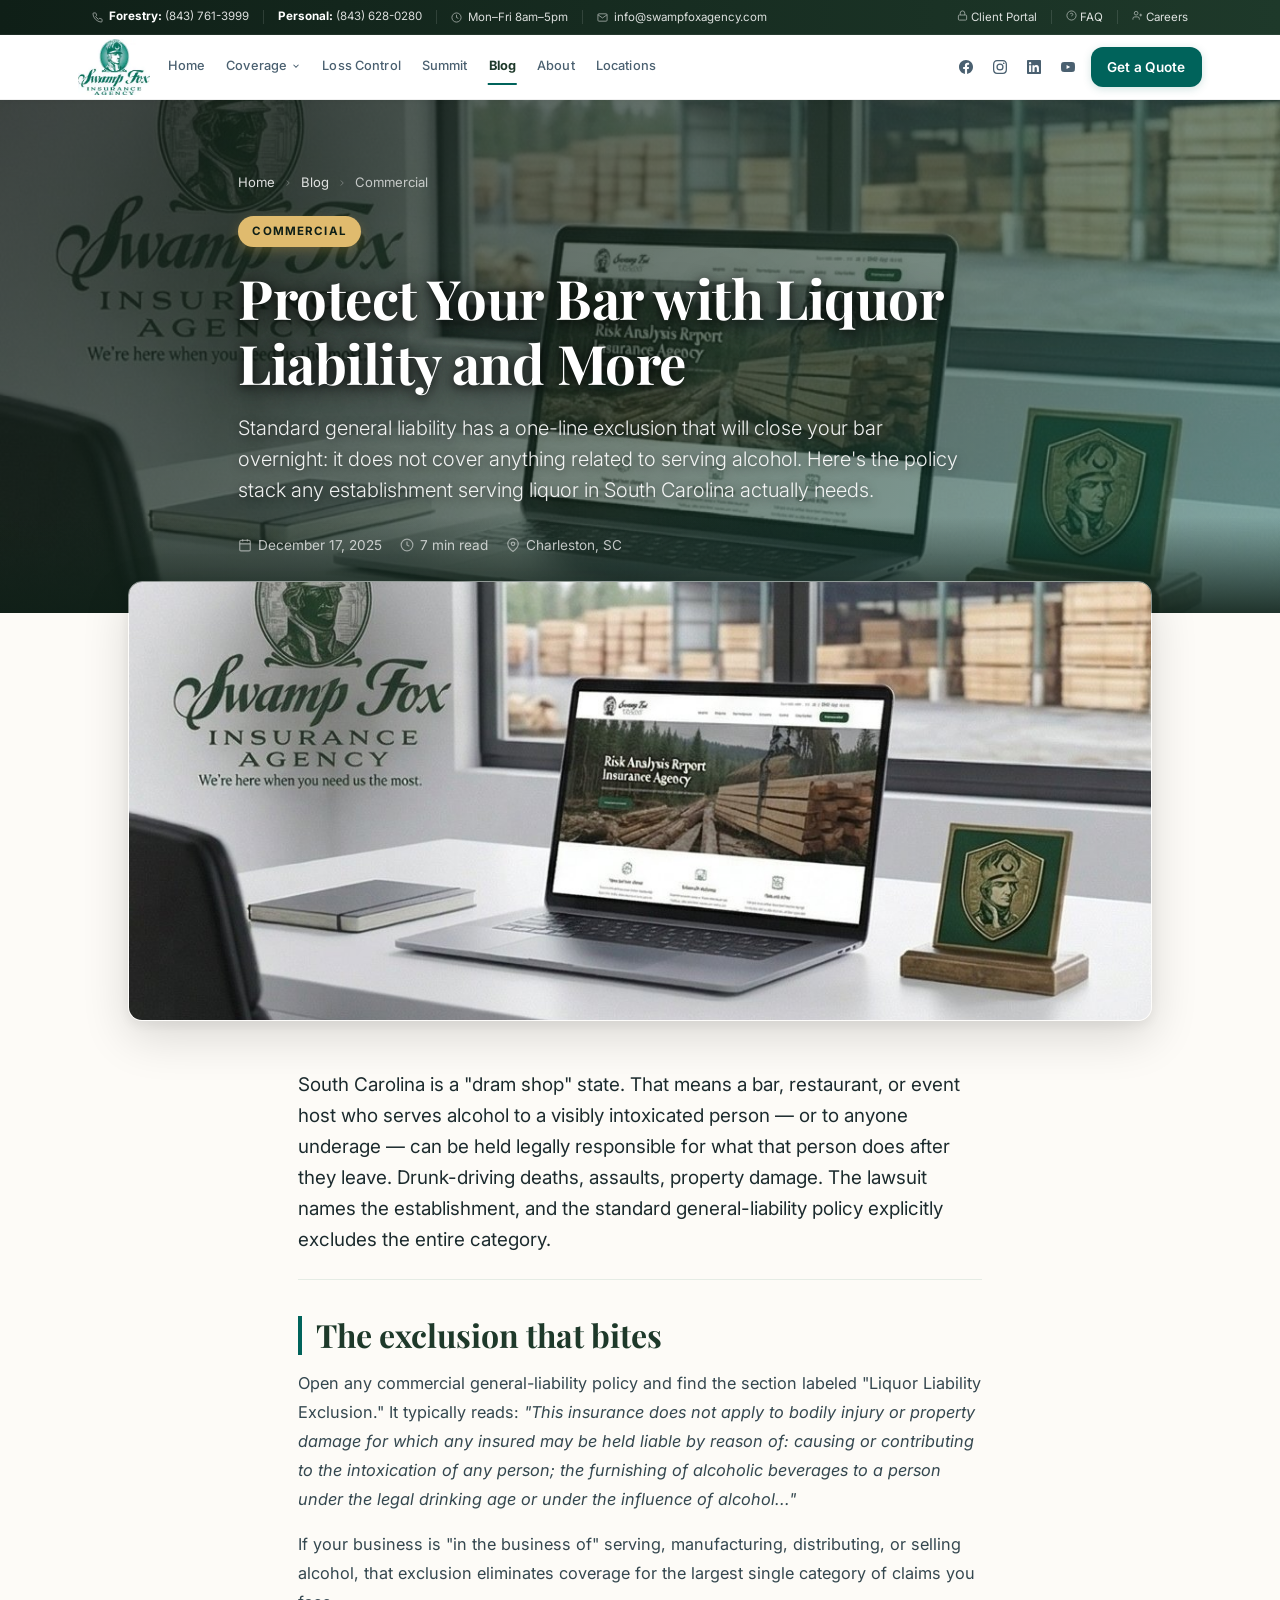
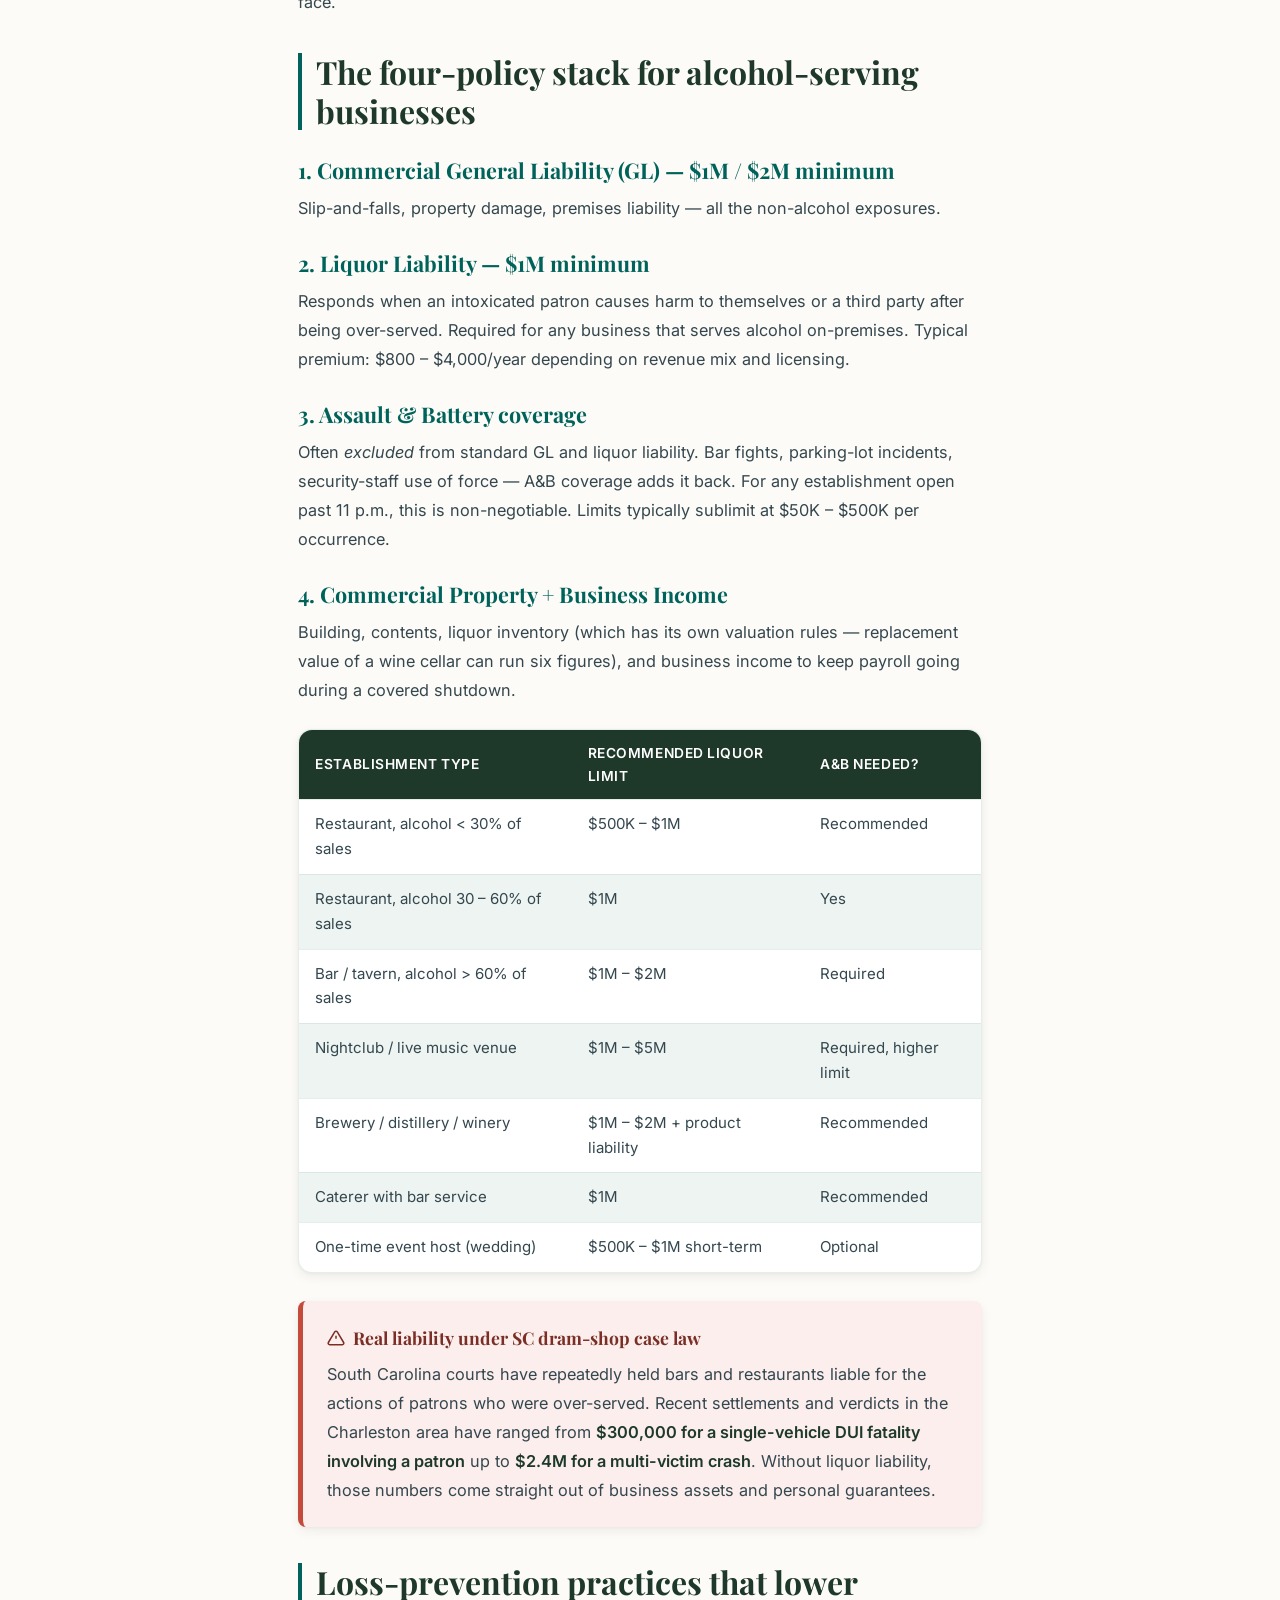
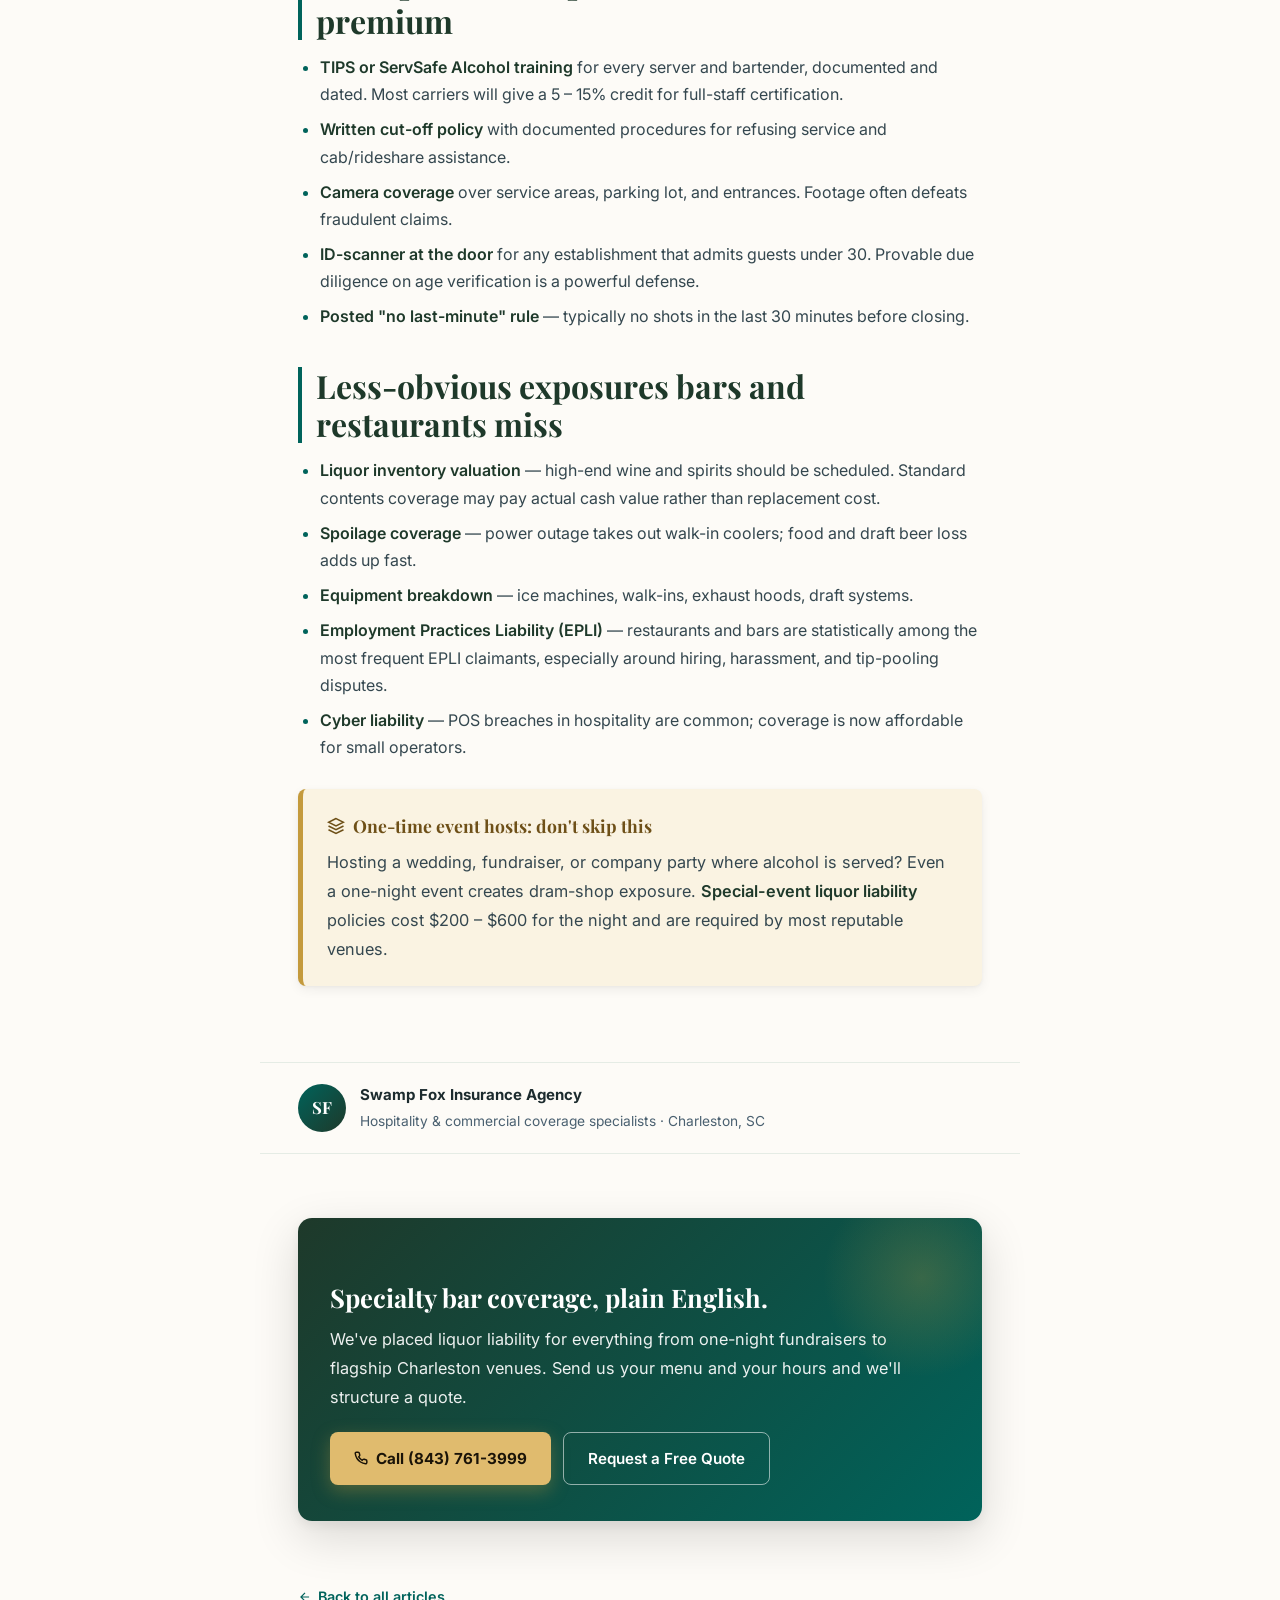
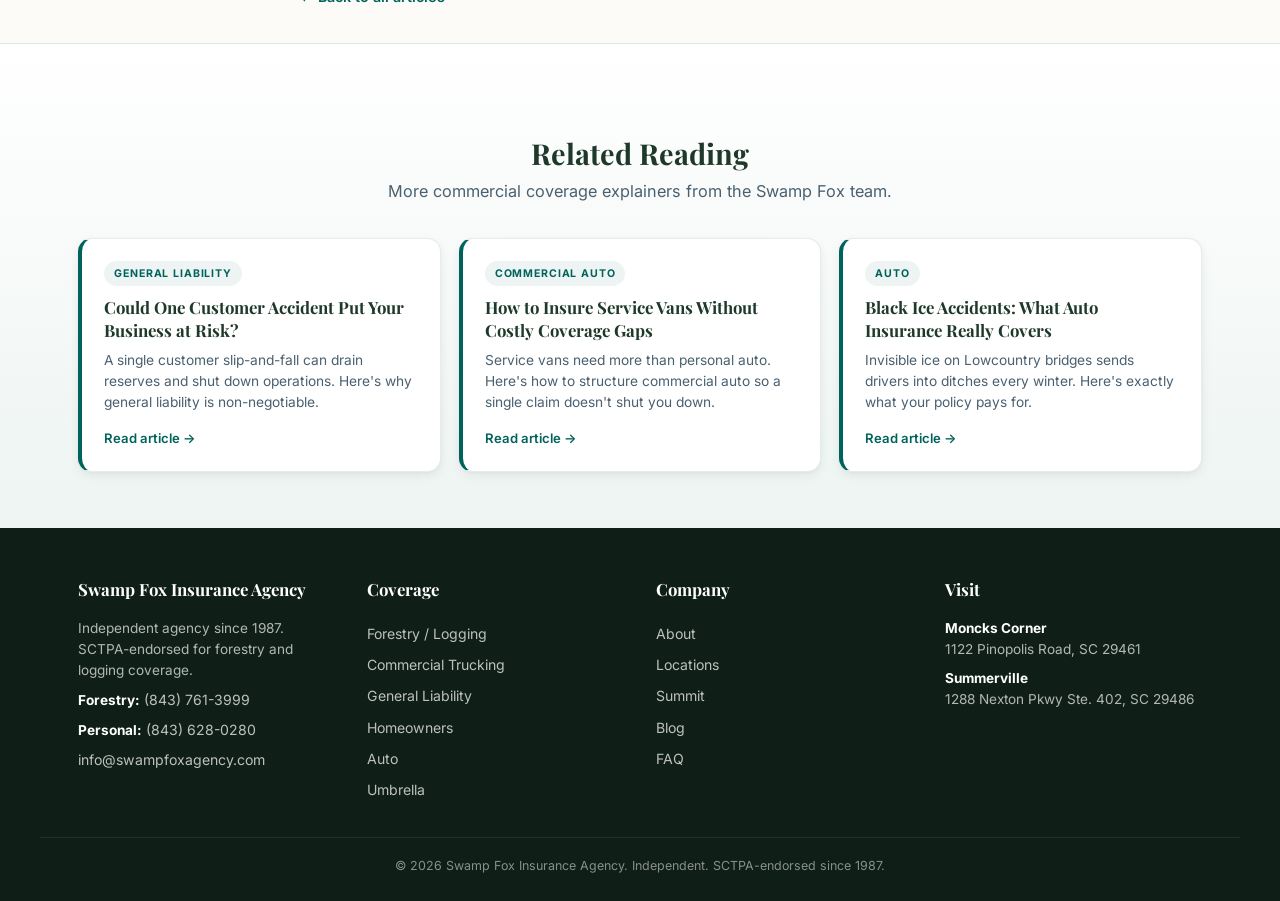
<file: blog/protect-your-bar-with-liquor-liability-and-more.html>
<!DOCTYPE html>
<html lang="en">
<head>
<meta charset="UTF-8">
<meta name="viewport" content="width=device-width,initial-scale=1">
<title>Protect Your Bar with Liquor Liability and More | Swamp Fox Insurance</title>
<meta name="description" content="Serving alcohol means specialized liability exposure. Standard general liability won't cut it — here's what bars, restaurants, and event hosts in Charleston, SC actually need.">
<meta name="keywords" content="liquor liability insurance, bar insurance South Carolina, restaurant general liability, dram shop law SC, assault and battery endorsement, Swamp Fox commercial insurance">
<meta name="robots" content="index, follow, max-image-preview:large, max-snippet:-1">
<meta name="googlebot" content="index, follow, max-image-preview:large, max-snippet:-1">
<meta name="author" content="Swamp Fox Insurance Agency">
<meta name="geo.region" content="US-SC">
<meta name="geo.placename" content="Moncks Corner, South Carolina">
<link rel="canonical" href="https://bensachwitz-ctrl.github.io/swampfoxweb/blog/protect-your-bar-with-liquor-liability-and-more.html">
<meta property="og:type" content="article">
<meta property="og:title" content="Protect Your Bar with Liquor Liability and More">
<meta property="og:description" content="Dram shop laws, host-liquor exposure, assault & battery — the four-policy stack every alcohol-serving business needs.">
<meta property="og:image" content="https://bensachwitz-ctrl.github.io/swampfoxweb/images/coverage-gl-office.jpg">
<meta property="article:published_time" content="2025-12-17">
<meta property="article:section" content="Commercial">
<meta name="theme-color" content="#1E392A">
<meta name="twitter:card" content="summary_large_image">
<meta name="twitter:site" content="@swampfoxagency">
<meta name="twitter:title" content="Protect Your Bar with Liquor Liability and More">
<meta name="twitter:description" content="Dram shop laws, host-liquor exposure, assault & battery — the four-policy stack every alcohol-serving business needs.">
<meta name="twitter:image" content="https://bensachwitz-ctrl.github.io/swampfoxweb/images/coverage-gl-office.jpg">
<script type="application/ld+json">
{"@context": "https://schema.org", "@type": "BlogPosting", "headline": "Protect Your Bar with Liquor Liability and More", "datePublished": "2025-12-17", "author": {"@type": "Organization", "name": "Swamp Fox Insurance Agency"}, "publisher": {"@type": "Organization", "name": "Swamp Fox Insurance Agency", "logo": {"@type": "ImageObject", "url": "https://bensachwitz-ctrl.github.io/swampfoxweb/images/logo-swamp-fox-nav.webp"}, "@id": "https://swampfoxagency.com/#agency"}, "image": "https://bensachwitz-ctrl.github.io/swampfoxweb/images/coverage-gl-office.jpg", "articleSection": "Commercial", "mainEntityOfPage": "https://bensachwitz-ctrl.github.io/swampfoxweb/blog/protect-your-bar-with-liquor-liability-and-more.html", "inLanguage": "en-US", "dateModified": "2026-04-23", "keywords": "liquor liability insurance, bar insurance South Carolina, restaurant general liability, dram shop law SC, assault and battery endorsement, Swamp Fox commercial insurance", "description": "Serving alcohol means specialized liability exposure. Standard general liability won't cut it — here's what bars, restaurants, and event hosts in Charleston, SC actually need."}
</script>
<link rel="icon" type="image/svg+xml" href="data:image/svg+xml,<svg xmlns='http://www.w3.org/2000/svg' viewBox='0 0 32 32'><rect width='32' height='32' rx='5' fill='%231E392A'/><path d='M16 5L10 14h3l-2 6h10l-2-6h3L16 5z' fill='%232D8A7E'/><path d='M16 24v3' stroke='%232D8A7E' stroke-width='2' stroke-linecap='round'/></svg>">
<link rel="preconnect" href="https://fonts.googleapis.com"><link rel="preconnect" href="https://fonts.gstatic.com" crossorigin>
<link href="https://fonts.googleapis.com/css2?family=Playfair+Display:wght@400;600;700&family=Inter:wght@300;400;500;600;700&display=swap" rel="stylesheet">
<link rel="stylesheet" href="blog.css">
<script src="nav.js" defer></script>
</head>
<body>

<div class="nav-topbar">
  <div class="wrap">
    <div class="nav-topbar-inner">
      <span class="nav-info-item"><svg width="11" height="11" fill="none" stroke="currentColor" stroke-width="2" viewBox="0 0 24 24"><path d="M22 16.92v3a2 2 0 01-2.18 2 19.79 19.79 0 01-8.63-3.07 19.5 19.5 0 01-6-6 19.79 19.79 0 01-3.07-8.67A2 2 0 014.11 2h3a2 2 0 012 1.72c.127.96.361 1.903.7 2.81a2 2 0 01-.45 2.11L8.09 9.91a16 16 0 006 6l1.27-1.27a2 2 0 012.11-.45c.907.339 1.85.573 2.81.7A2 2 0 0122 16.92z"/></svg> <a href="tel:8437613999"><strong>Forestry:</strong>&nbsp;(843)&nbsp;761-3999</a></span>
      <span class="nav-topbar-div"></span>
      <span class="nav-info-item"><a href="tel:8436280280"><strong>Personal:</strong>&nbsp;(843)&nbsp;628-0280</a></span>
      <span class="nav-topbar-div"></span>
      <span class="nav-info-item"><svg width="11" height="11" fill="none" stroke="currentColor" stroke-width="2" viewBox="0 0 24 24"><circle cx="12" cy="12" r="10"/><polyline points="12 6 12 12 16 14"/></svg> Mon–Fri 8am–5pm</span>
      <span class="nav-topbar-div"></span>
      <span class="nav-info-item"><svg width="11" height="11" fill="none" stroke="currentColor" stroke-width="2" viewBox="0 0 24 24"><path d="M4 4h16c1.1 0 2 .9 2 2v12c0 1.1-.9 2-2 2H4c-1.1 0-2-.9-2-2V6c0-1.1.9-2 2-2z"/><polyline points="22,6 12,13 2,6"/></svg> <a href="mailto:info@swampfoxagency.com">info@swampfoxagency.com</a></span>
      <span class="nav-topbar-div nav-topbar-spacer"></span>
      <span class="nav-info-item"><a href="https://portal.csr24.com/mvc/7613999" target="_blank" rel="noopener"><svg width="11" height="11" fill="none" stroke="currentColor" stroke-width="2" viewBox="0 0 24 24"><rect x="3" y="11" width="18" height="11" rx="2"/><path d="M7 11V7a5 5 0 0110 0v4"/></svg> Client&nbsp;Portal</a></span>
      <span class="nav-topbar-div"></span>
      <span class="nav-info-item"><a href="../#faq"><svg width="11" height="11" fill="none" stroke="currentColor" stroke-width="2" viewBox="0 0 24 24"><circle cx="12" cy="12" r="10"/><path d="M9.09 9a3 3 0 015.83 1c0 2-3 3-3 3M12 17h.01"/></svg> FAQ</a></span>
      <span class="nav-topbar-div"></span>
      <span class="nav-info-item"><a href="https://www.linkedin.com/company/swamp-fox-agency/jobs/" target="_blank" rel="noopener"><svg width="11" height="11" fill="none" stroke="currentColor" stroke-width="2" viewBox="0 0 24 24"><path d="M16 21v-2a4 4 0 00-4-4H6a4 4 0 00-4 4v2"/><circle cx="9" cy="7" r="4"/><path d="M22 11h-6M19 8v6"/></svg> Careers</a></span>
    </div>
  </div>
</div>

<nav class="nav" id="siteNav">
  <div class="wrap">
    <div class="nav-inner">
      <a class="nav-logo" href="../" aria-label="Swamp Fox Insurance Agency — Home">
        <img src="../images/logo-swamp-fox-nav.webp" alt="Swamp Fox Insurance Agency">
      </a>
      <div class="nav-links" id="navLinks">
        <div class="nav-link-wrap"><a class="nav-link" href="../">Home</a></div>
        <div class="nav-link-wrap" id="navCoverage">
          <a class="nav-link" href="../#services" aria-haspopup="true" aria-expanded="false">
            <span>Coverage</span>
            <svg width="10" height="10" fill="none" stroke="currentColor" stroke-width="2.5" viewBox="0 0 24 24" style="margin-left:4px;transition:transform .25s ease"><path d="M6 9l6 6 6-6"/></svg>
          </a>
          <div class="nav-dropdown" role="menu">
          <a class="nav-dropdown-item" href="../#forestry">
            <div class="nav-dd-icon"><svg width="18" height="18" fill="none" stroke="currentColor" stroke-width="2" viewBox="0 0 24 24"><path d="M12 3L4 14h4l-3 7h14l-3-7h4L12 3z"/></svg></div>
            <div>
              <div class="nav-dd-label">Forestry / Logging</div>
              <div class="nav-dd-desc">Logger's broad form, equipment, liability</div>
            </div>
          </a>
          <a class="nav-dropdown-item" href="../#trucking">
            <div class="nav-dd-icon"><svg width="18" height="18" fill="none" stroke="currentColor" stroke-width="2" viewBox="0 0 24 24"><rect x="1" y="3" width="15" height="13" rx="2"/><path d="M16 8h4l3 3.5V16h-7V8z"/><circle cx="5.5" cy="18.5" r="2.5"/><circle cx="18.5" cy="18.5" r="2.5"/></svg></div>
            <div>
              <div class="nav-dd-label">Commercial Trucking</div>
              <div class="nav-dd-desc">Auto, cargo, FMCSA filings, fleets</div>
            </div>
          </a>
          <a class="nav-dropdown-item" href="../#cargo">
            <div class="nav-dd-icon"><svg width="18" height="18" fill="none" stroke="currentColor" stroke-width="2" viewBox="0 0 24 24"><path d="M21 16V8a2 2 0 00-1-1.73l-7-4a2 2 0 00-2 0l-7 4A2 2 0 003 8v8a2 2 0 001 1.73l7 4a2 2 0 002 0l7-4A2 2 0 0021 16z"/></svg></div>
            <div>
              <div class="nav-dd-label">Cargo & Physical Damage</div>
              <div class="nav-dd-desc">Motor truck cargo, trailer interchange</div>
            </div>
          </a>
          <a class="nav-dropdown-item" href="../#gl">
            <div class="nav-dd-icon"><svg width="18" height="18" fill="none" stroke="currentColor" stroke-width="2" viewBox="0 0 24 24"><path d="M12 22s8-4 8-10V5l-8-3-8 3v7c0 6 8 10 8 10z"/></svg></div>
            <div>
              <div class="nav-dd-label">General Liability</div>
              <div class="nav-dd-desc">Business liability & commercial property</div>
            </div>
          </a>
          <a class="nav-dropdown-item" href="../#homeins">
            <div class="nav-dd-icon"><svg width="18" height="18" fill="none" stroke="currentColor" stroke-width="2" viewBox="0 0 24 24"><path d="M3 9l9-7 9 7v11a2 2 0 01-2 2H5a2 2 0 01-2-2z"/><path d="M9 22V12h6v10"/></svg></div>
            <div>
              <div class="nav-dd-label">Homeowners</div>
              <div class="nav-dd-desc">Dwelling, contents, liability, flood</div>
            </div>
          </a>
          <a class="nav-dropdown-item" href="../#autoins">
            <div class="nav-dd-icon"><svg width="18" height="18" fill="none" stroke="currentColor" stroke-width="2" viewBox="0 0 24 24"><path d="M5 17h14M5 17a2 2 0 01-2-2V9a2 2 0 012-2h1l2-3h8l2 3h1a2 2 0 012 2v6a2 2 0 01-2 2M5 17a2 2 0 100 4 2 2 0 000-4zM19 17a2 2 0 100 4 2 2 0 000-4z"/></svg></div>
            <div>
              <div class="nav-dd-label">Auto Insurance</div>
              <div class="nav-dd-desc">Car, truck, motorcycle, boat, ATV</div>
            </div>
          </a>
          <a class="nav-dropdown-item" href="../#life">
            <div class="nav-dd-icon"><svg width="18" height="18" fill="none" stroke="currentColor" stroke-width="2" viewBox="0 0 24 24"><path d="M20.84 4.61a5.5 5.5 0 00-7.78 0L12 5.67l-1.06-1.06a5.5 5.5 0 00-7.78 7.78l1.06 1.06L12 21.23l7.78-7.78 1.06-1.06a5.5 5.5 0 000-7.78z"/></svg></div>
            <div>
              <div class="nav-dd-label">Life & Health</div>
              <div class="nav-dd-desc">Term, whole life, individual health</div>
            </div>
          </a>
          <a class="nav-dropdown-item" href="../#umbrella">
            <div class="nav-dd-icon"><svg width="18" height="18" fill="none" stroke="currentColor" stroke-width="2" viewBox="0 0 24 24"><path d="M12 2v2M12 22v-6M4.93 4.93l1.41 1.41M17.66 17.66l1.41 1.41M2 12h2M22 12h-2M4.93 19.07l1.41-1.41M17.66 6.34l1.41-1.41"/><path d="M22 12a10 10 0 00-20 0h20z"/></svg></div>
            <div>
              <div class="nav-dd-label">Umbrella & Excess</div>
              <div class="nav-dd-desc">Excess liability above primary limits</div>
            </div>
          </a>
          </div>
        </div>
        <div class="nav-link-wrap"><a class="nav-link" href="../#losscontrol">Loss Control</a></div>
        <div class="nav-link-wrap"><a class="nav-link" href="../#summit">Summit</a></div>
        <div class="nav-link-wrap"><a class="nav-link active" href="index.html">Blog</a></div>
        <div class="nav-link-wrap"><a class="nav-link" href="../#about">About</a></div>
        <div class="nav-link-wrap"><a class="nav-link" href="../#locations">Locations</a></div>
      </div>
      <div class="nav-right">
        <div class="nav-social">
          <a href="https://www.facebook.com/SFOXAGENCY/" target="_blank" rel="noopener" aria-label="Facebook"><svg width="14" height="14" fill="currentColor" viewBox="0 0 24 24"><path d="M24 12.073c0-6.627-5.373-12-12-12s-12 5.373-12 12c0 5.99 4.388 10.954 10.125 11.854v-8.385H7.078v-3.47h3.047V9.43c0-3.007 1.792-4.669 4.533-4.669 1.312 0 2.686.235 2.686.235v2.953H15.83c-1.491 0-1.956.925-1.956 1.874v2.25h3.328l-.532 3.47h-2.796v8.385C19.612 23.027 24 18.062 24 12.073z"/></svg></a>
          <a href="https://www.instagram.com/swampfoxagency/" target="_blank" rel="noopener" aria-label="Instagram"><svg width="14" height="14" fill="currentColor" viewBox="0 0 24 24"><path d="M12 2.163c3.204 0 3.584.012 4.85.07 3.252.148 4.771 1.691 4.919 4.919.058 1.265.069 1.645.069 4.849 0 3.205-.012 3.584-.069 4.849-.149 3.225-1.664 4.771-4.919 4.919-1.266.058-1.644.07-4.85.07-3.204 0-3.584-.012-4.849-.07-3.26-.149-4.771-1.699-4.919-4.92-.058-1.265-.07-1.644-.07-4.849 0-3.204.013-3.583.07-4.849.149-3.227 1.664-4.771 4.919-4.919 1.266-.057 1.645-.069 4.849-.069zM12 0C8.741 0 8.333.014 7.053.072 2.695.272.273 2.69.073 7.052.014 8.333 0 8.741 0 12c0 3.259.014 3.668.072 4.948.2 4.358 2.618 6.78 6.98 6.98C8.333 23.986 8.741 24 12 24c3.259 0 3.668-.014 4.948-.072 4.354-.2 6.782-2.618 6.979-6.98.059-1.28.073-1.689.073-4.948 0-3.259-.014-3.667-.072-4.947-.196-4.354-2.617-6.78-6.979-6.98C15.668.014 15.259 0 12 0zm0 5.838a6.162 6.162 0 100 12.324 6.162 6.162 0 000-12.324zM12 16a4 4 0 110-8 4 4 0 010 8zm6.406-11.845a1.44 1.44 0 100 2.881 1.44 1.44 0 000-2.881z"/></svg></a>
          <a href="https://www.linkedin.com/company/swamp-fox-agency" target="_blank" rel="noopener" aria-label="LinkedIn"><svg width="14" height="14" fill="currentColor" viewBox="0 0 24 24"><path d="M20.447 20.452h-3.554v-5.569c0-1.328-.027-3.037-1.852-3.037-1.853 0-2.136 1.445-2.136 2.939v5.667H9.351V9h3.414v1.561h.046c.477-.9 1.637-1.85 3.37-1.85 3.601 0 4.267 2.37 4.267 5.455v6.286zM5.337 7.433a2.062 2.062 0 01-2.063-2.065 2.064 2.064 0 112.063 2.065zm1.782 13.019H3.555V9h3.564v11.452zM22.225 0H1.771C.792 0 0 .774 0 1.729v20.542C0 23.227.792 24 1.771 24h20.451C23.2 24 24 23.227 24 22.271V1.729C24 .774 23.2 0 22.222 0h.003z"/></svg></a>
          <a href="https://www.youtube.com/@swampfoxagency" target="_blank" rel="noopener" aria-label="YouTube"><svg width="14" height="14" fill="currentColor" viewBox="0 0 24 24"><path d="M23.498 6.186a3.016 3.016 0 00-2.122-2.136C19.505 3.545 12 3.545 12 3.545s-7.505 0-9.377.505A3.017 3.017 0 00.502 6.186C0 8.07 0 12 0 12s0 3.93.502 5.814a3.016 3.016 0 002.122 2.136c1.871.505 9.376.505 9.376.505s7.505 0 9.377-.505a3.015 3.015 0 002.122-2.136C24 15.93 24 12 24 12s0-3.93-.502-5.814zM9.545 15.568V8.432L15.818 12l-6.273 3.568z"/></svg></a>
        </div>
        <a class="nav-link nav-cta" href="../#quote">Get a Quote</a>
      </div>
      <button class="ham" id="navHam" aria-label="Menu" aria-expanded="false">
        <span></span><span></span><span></span>
      </button>
    </div>
  </div>
</nav>

<div class="mobile-menu" id="mobileMenu">
  <div style="padding:24px">
    <div style="display:flex;justify-content:space-between;align-items:center;margin-bottom:28px">
      <img src="../images/logo-swamp-fox-nav.webp" alt="Swamp Fox" style="height:40px;object-fit:contain">
      <button id="mobileClose" aria-label="Close menu" style="color:#fff;font-size:2rem;width:44px;height:44px;display:flex;align-items:center;justify-content:center;background:transparent;border:none;cursor:pointer">&times;</button>
    </div>
    <a class="mob-link" href="../">Home</a>
    <a class="mob-link" href="../#services">Coverage</a>
    <a class="mob-link" href="../#losscontrol">Loss Control</a>
    <a class="mob-link" href="../#summit">Summit</a>
    <a class="mob-link" href="index.html">Blog</a>
    <a class="mob-link" href="../#about">About</a>
    <a class="mob-link" href="../#locations">Locations</a>
    <div style="margin-top:28px;padding-top:20px;border-top:1px solid rgba(255,255,255,.08)">
      <div style="margin-bottom:8px"><span style="font-size:.65rem;color:rgba(255,255,255,.4);text-transform:uppercase;letter-spacing:.1em">Forestry / Commercial</span><a href="tel:8437613999" style="color:var(--teal-lt);font-weight:600;display:block;font-size:1.05rem">(843) 761-3999</a></div>
      <div style="margin-bottom:14px"><span style="font-size:.65rem;color:rgba(255,255,255,.4);text-transform:uppercase;letter-spacing:.1em">Personal / Small Commercial</span><a href="tel:8436280280" style="color:var(--teal-lt);font-weight:600;display:block;font-size:1.05rem">(843) 628-0280</a></div>
      <a href="mailto:info@swampfoxagency.com" style="color:rgba(255,255,255,.65);font-weight:500;font-size:.85rem;display:block;margin-bottom:16px">info@swampfoxagency.com</a>
      <a href="../#quote" style="background:var(--teal);color:#fff;padding:14px 20px;border-radius:var(--r-lg);font-weight:600;width:100%;text-align:center;border:none;cursor:pointer;display:block">Get a Free Quote</a>
    </div>
  </div>
</div>

<section class="article-hero"><div class="article-hero-bg" style="background-image:url('../images/coverage-gl-office.jpg')"></div><div class="article-hero-inner">
  <nav class="breadcrumbs" aria-label="Breadcrumb"><a href="../">Home</a><svg width="10" height="10" fill="none" stroke="currentColor" stroke-width="2" viewBox="0 0 24 24"><path d="M9 18l6-6-6-6"/></svg><a href="index.html">Blog</a><svg width="10" height="10" fill="none" stroke="currentColor" stroke-width="2" viewBox="0 0 24 24"><path d="M9 18l6-6-6-6"/></svg><span>Commercial</span></nav>
  <span class="cat-pill">Commercial</span>
  <h1>Protect Your Bar with Liquor Liability and More</h1>
  <p class="article-dek">Standard general liability has a one-line exclusion that will close your bar overnight: it does not cover anything related to serving alcohol. Here's the policy stack any establishment serving liquor in South Carolina actually needs.</p>
  <div class="article-meta">
    <span class="article-meta-item"><svg width="14" height="14" fill="none" stroke="currentColor" stroke-width="2" viewBox="0 0 24 24"><rect x="3" y="4" width="18" height="18" rx="2"/><path d="M16 2v4M8 2v4M3 10h18"/></svg>December 17, 2025</span>
    <span class="article-meta-item"><svg width="14" height="14" fill="none" stroke="currentColor" stroke-width="2" viewBox="0 0 24 24"><circle cx="12" cy="12" r="10"/><polyline points="12 6 12 12 16 14"/></svg>7 min read</span>
    <span class="article-meta-item"><svg width="14" height="14" fill="none" stroke="currentColor" stroke-width="2" viewBox="0 0 24 24"><path d="M21 10c0 7-9 13-9 13s-9-6-9-13a9 9 0 0118 0z"/><circle cx="12" cy="10" r="3"/></svg>Charleston, SC</span>
  </div>
</div></section>

<div class="featured-image"><img src="../images/coverage-gl-office.jpg" alt="Lowcountry restaurant interior" loading="eager" decoding="async"></div>

<article class="article-body">
  <p class="lede">South Carolina is a "dram shop" state. That means a bar, restaurant, or event host who serves alcohol to a visibly intoxicated person — or to anyone underage — can be held legally responsible for what that person does after they leave. Drunk-driving deaths, assaults, property damage. The lawsuit names the establishment, and the standard general-liability policy explicitly excludes the entire category.</p>

  <h2>The exclusion that bites</h2>
  <p>Open any commercial general-liability policy and find the section labeled "Liquor Liability Exclusion." It typically reads: <em>"This insurance does not apply to bodily injury or property damage for which any insured may be held liable by reason of: causing or contributing to the intoxication of any person; the furnishing of alcoholic beverages to a person under the legal drinking age or under the influence of alcohol..."</em></p>
  <p>If your business is "in the business of" serving, manufacturing, distributing, or selling alcohol, that exclusion eliminates coverage for the largest single category of claims you face.</p>

  <h2>The four-policy stack for alcohol-serving businesses</h2>

  <h3>1. Commercial General Liability (GL) — $1M / $2M minimum</h3>
  <p>Slip-and-falls, property damage, premises liability — all the non-alcohol exposures.</p>

  <h3>2. Liquor Liability — $1M minimum</h3>
  <p>Responds when an intoxicated patron causes harm to themselves or a third party after being over-served. Required for any business that serves alcohol on-premises. Typical premium: $800 – $4,000/year depending on revenue mix and licensing.</p>

  <h3>3. Assault &amp; Battery coverage</h3>
  <p>Often <em>excluded</em> from standard GL and liquor liability. Bar fights, parking-lot incidents, security-staff use of force — A&amp;B coverage adds it back. For any establishment open past 11 p.m., this is non-negotiable. Limits typically sublimit at $50K – $500K per occurrence.</p>

  <h3>4. Commercial Property + Business Income</h3>
  <p>Building, contents, liquor inventory (which has its own valuation rules — replacement value of a wine cellar can run six figures), and business income to keep payroll going during a covered shutdown.</p>

  <table class="coverage-table">
    <thead><tr><th>Establishment type</th><th>Recommended liquor limit</th><th>A&amp;B needed?</th></tr></thead>
    <tbody>
      <tr><td>Restaurant, alcohol &lt; 30% of sales</td><td>$500K – $1M</td><td>Recommended</td></tr>
      <tr><td>Restaurant, alcohol 30 – 60% of sales</td><td>$1M</td><td>Yes</td></tr>
      <tr><td>Bar / tavern, alcohol &gt; 60% of sales</td><td>$1M – $2M</td><td>Required</td></tr>
      <tr><td>Nightclub / live music venue</td><td>$1M – $5M</td><td>Required, higher limit</td></tr>
      <tr><td>Brewery / distillery / winery</td><td>$1M – $2M + product liability</td><td>Recommended</td></tr>
      <tr><td>Caterer with bar service</td><td>$1M</td><td>Recommended</td></tr>
      <tr><td>One-time event host (wedding)</td><td>$500K – $1M short-term</td><td>Optional</td></tr>
    </tbody>
  </table>

  <div class="callout callout--warn">
    <div class="callout-title"><svg width="18" height="18" fill="none" stroke="currentColor" stroke-width="2" viewBox="0 0 24 24"><path d="M10.29 3.86L1.82 18a2 2 0 001.71 3h16.94a2 2 0 001.71-3L13.71 3.86a2 2 0 00-3.42 0zM12 9v4M12 17h.01"/></svg>Real liability under SC dram-shop case law</div>
    <p>South Carolina courts have repeatedly held bars and restaurants liable for the actions of patrons who were over-served. Recent settlements and verdicts in the Charleston area have ranged from <strong>$300,000 for a single-vehicle DUI fatality involving a patron</strong> up to <strong>$2.4M for a multi-victim crash</strong>. Without liquor liability, those numbers come straight out of business assets and personal guarantees.</p>
  </div>

  <h2>Loss-prevention practices that lower premium</h2>
  <ul>
    <li><strong>TIPS or ServSafe Alcohol training</strong> for every server and bartender, documented and dated. Most carriers will give a 5 – 15% credit for full-staff certification.</li>
    <li><strong>Written cut-off policy</strong> with documented procedures for refusing service and cab/rideshare assistance.</li>
    <li><strong>Camera coverage</strong> over service areas, parking lot, and entrances. Footage often defeats fraudulent claims.</li>
    <li><strong>ID-scanner at the door</strong> for any establishment that admits guests under 30. Provable due diligence on age verification is a powerful defense.</li>
    <li><strong>Posted "no last-minute" rule</strong> — typically no shots in the last 30 minutes before closing.</li>
  </ul>

  <h2>Less-obvious exposures bars and restaurants miss</h2>
  <ul>
    <li><strong>Liquor inventory valuation</strong> — high-end wine and spirits should be scheduled. Standard contents coverage may pay actual cash value rather than replacement cost.</li>
    <li><strong>Spoilage coverage</strong> — power outage takes out walk-in coolers; food and draft beer loss adds up fast.</li>
    <li><strong>Equipment breakdown</strong> — ice machines, walk-ins, exhaust hoods, draft systems.</li>
    <li><strong>Employment Practices Liability (EPLI)</strong> — restaurants and bars are statistically among the most frequent EPLI claimants, especially around hiring, harassment, and tip-pooling disputes.</li>
    <li><strong>Cyber liability</strong> — POS breaches in hospitality are common; coverage is now affordable for small operators.</li>
  </ul>

  <div class="callout callout--gold">
    <div class="callout-title"><svg width="18" height="18" fill="none" stroke="currentColor" stroke-width="2" viewBox="0 0 24 24"><path d="M12 2L2 7l10 5 10-5-10-5zM2 17l10 5 10-5M2 12l10 5 10-5"/></svg>One-time event hosts: don't skip this</div>
    <p>Hosting a wedding, fundraiser, or company party where alcohol is served? Even a one-night event creates dram-shop exposure. <strong>Special-event liquor liability</strong> policies cost $200 – $600 for the night and are required by most reputable venues.</p>
  </div>
</article>

<div class="byline"><div class="byline-avatar">SF</div><div class="byline-meta"><strong>Swamp Fox Insurance Agency</strong>Hospitality &amp; commercial coverage specialists · Charleston, SC</div></div>

<section class="cta-box"><div class="cta-box-inner"><h3>Specialty bar coverage, plain English.</h3><p>We've placed liquor liability for everything from one-night fundraisers to flagship Charleston venues. Send us your menu and your hours and we'll structure a quote.</p><div class="cta-box-buttons"><a class="btn-gold" href="tel:8437613999"><svg width="14" height="14" fill="none" stroke="currentColor" stroke-width="2.5" viewBox="0 0 24 24"><path d="M22 16.92v3a2 2 0 01-2.18 2 19.79 19.79 0 01-8.63-3.07 19.5 19.5 0 01-6-6 19.79 19.79 0 01-3.07-8.67A2 2 0 014.11 2h3a2 2 0 012 1.72c.127.96.361 1.903.7 2.81a2 2 0 01-.45 2.11L8.09 9.91a16 16 0 006 6l1.27-1.27a2 2 0 012.11-.45c.907.339 1.85.573 2.81.7A2 2 0 0122 16.92z"/></svg>Call (843) 761-3999</a><a class="btn-ghost" href="../#quote">Request a Free Quote</a></div></div></section>

<div class="back-link"><a href="index.html"><svg width="14" height="14" fill="none" stroke="currentColor" stroke-width="2" viewBox="0 0 24 24"><path d="M19 12H5M12 19l-7-7 7-7"/></svg>Back to all articles</a></div>

<section class="related"><div class="related-inner"><h2>Related Reading</h2><p class="related-sub">More commercial coverage explainers from the Swamp Fox team.</p><div class="related-grid" id="related-grid"></div></div></section>

<footer class="site-footer">
  <div class="footer-inner">
    <div class="footer-col"><h5>Swamp Fox Insurance Agency</h5><p>Independent agency since 1987. SCTPA-endorsed for forestry and logging coverage.</p><p><strong style="color:#fff">Forestry:</strong> <a href="tel:8437613999" style="display:inline">(843) 761-3999</a></p><p><strong style="color:#fff">Personal:</strong> <a href="tel:8436280280" style="display:inline">(843) 628-0280</a></p><p><a href="mailto:info@swampfoxagency.com" style="display:inline">info@swampfoxagency.com</a></p></div>
    <div class="footer-col"><h5>Coverage</h5><a href="../#forestry">Forestry / Logging</a><a href="../#trucking">Commercial Trucking</a><a href="../#gl">General Liability</a><a href="../#homeins">Homeowners</a><a href="../#autoins">Auto</a><a href="../#umbrella">Umbrella</a></div>
    <div class="footer-col"><h5>Company</h5><a href="../#about">About</a><a href="../#locations">Locations</a><a href="../#summit">Summit</a><a href="index.html">Blog</a><a href="../#faq">FAQ</a></div>
    <div class="footer-col"><h5>Visit</h5><p><strong style="color:#fff">Moncks Corner</strong><br>1122 Pinopolis Road, SC 29461</p><p><strong style="color:#fff">Summerville</strong><br>1288 Nexton Pkwy Ste. 402, SC 29486</p></div>
  </div>
  <div class="footer-bottom">&copy; <span id="yr"></span> Swamp Fox Insurance Agency. Independent. SCTPA-endorsed since 1987.</div>
</footer>

<script src="posts.js"></script>
<script>
  document.getElementById('yr').textContent = new Date().getFullYear();
  const here = 'protect-your-bar-with-liquor-liability-and-more';
  const related = window.SF_POSTS.filter(p => p.slug !== here && (p.category === 'Commercial' || p.category === 'General Liability')).slice(0, 3);
  const fill = window.SF_POSTS.filter(p => p.slug !== here && !related.includes(p)).slice(0, 3 - related.length);
  document.getElementById('related-grid').innerHTML = [...related, ...fill].map(p => `<a class="related-card" href="${p.slug}.html"><span class="cat-tag">${p.category}</span><h4>${p.title}</h4><p>${p.excerpt}</p><span class="read-more">Read article &rarr;</span></a>`).join('');
</script>

</body>
</html>
</file>
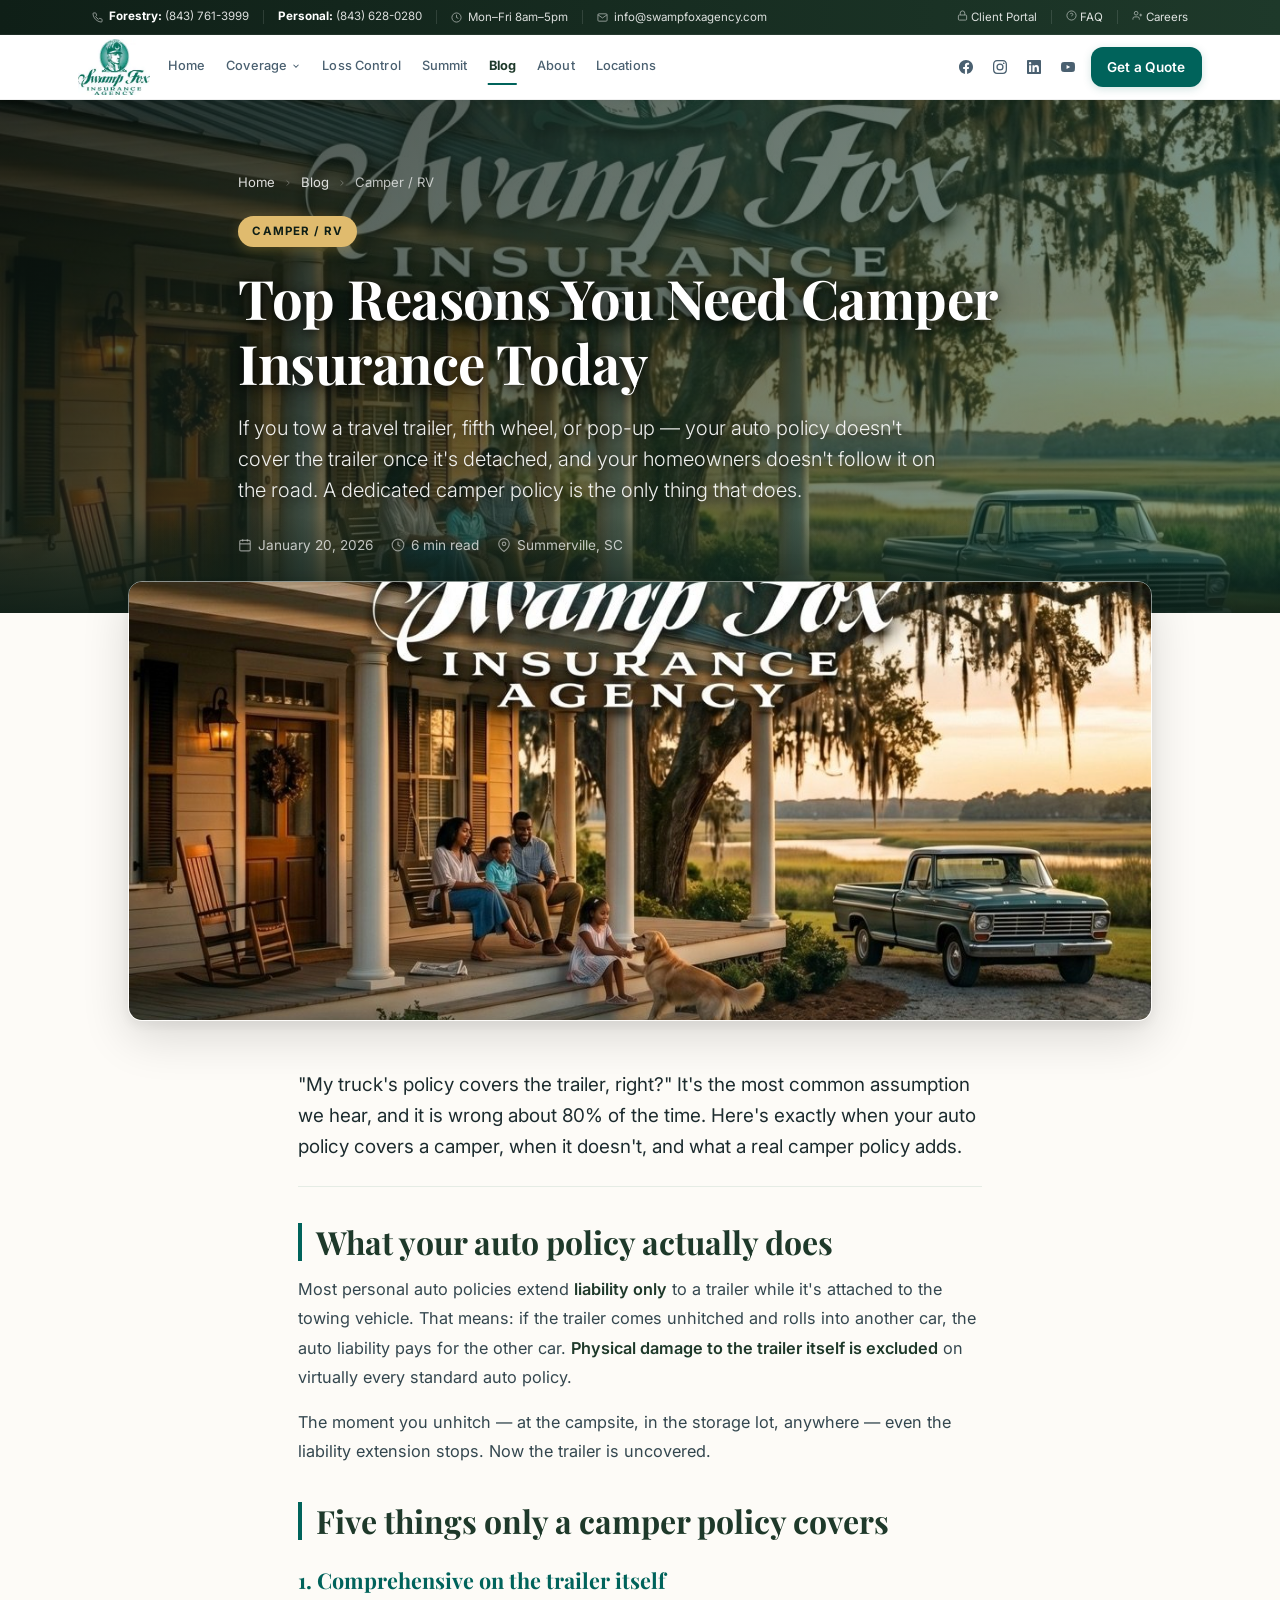
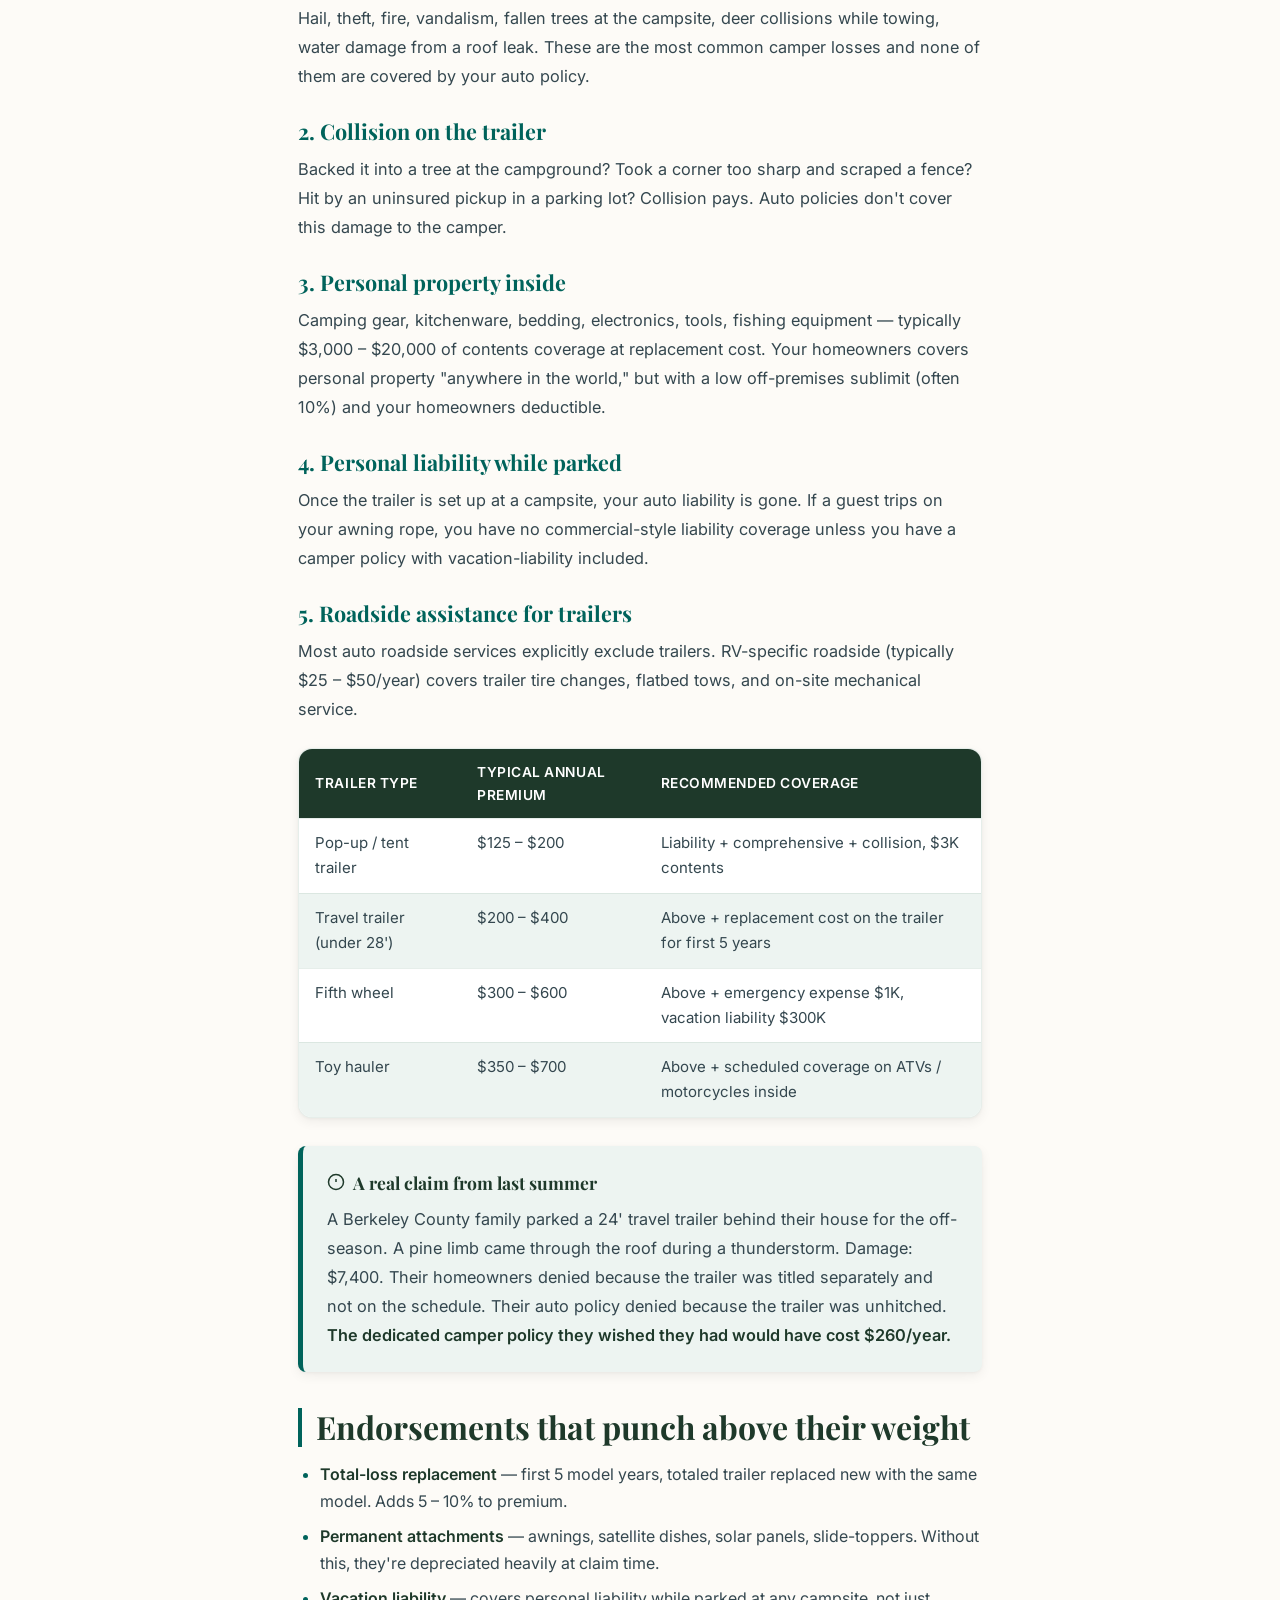
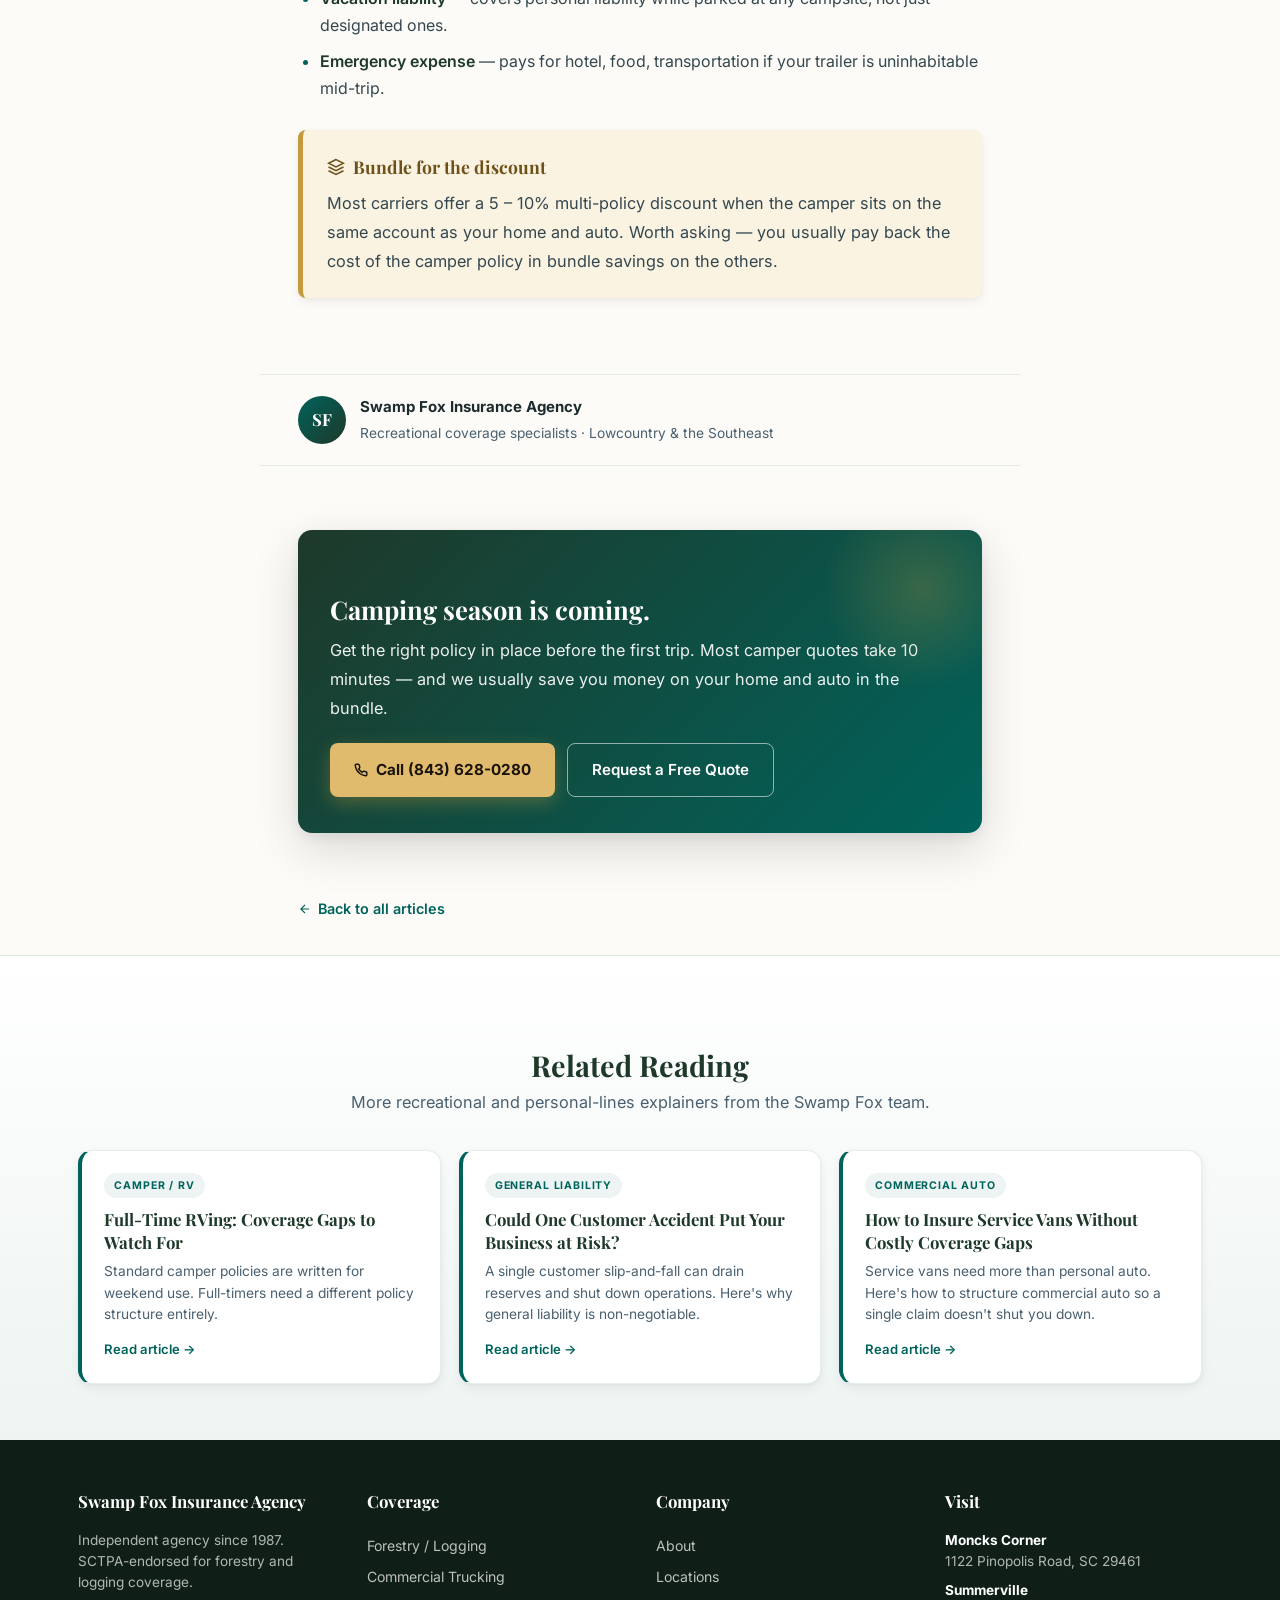
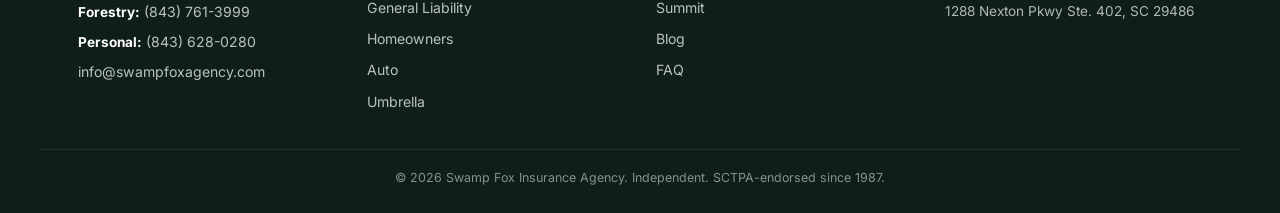
<file: blog/top-reasons-you-need-camper-insurance-today.html>
<!DOCTYPE html>
<html lang="en">
<head>
<meta charset="UTF-8">
<meta name="viewport" content="width=device-width,initial-scale=1">
<title>Top Reasons You Need Camper Insurance Today | Swamp Fox Insurance</title>
<meta name="description" content="Your camper isn't covered by your auto policy or your homeowners. Here's why a dedicated camper or travel-trailer policy is worth the cost — Summerville, SC.">
<meta name="keywords" content="camper insurance South Carolina, travel trailer insurance, RV liability coverage, fifth wheel policy, weekender RV coverage, Swamp Fox camper insurance">
<meta name="robots" content="index, follow, max-image-preview:large, max-snippet:-1">
<meta name="googlebot" content="index, follow, max-image-preview:large, max-snippet:-1">
<meta name="author" content="Swamp Fox Insurance Agency">
<meta name="geo.region" content="US-SC">
<meta name="geo.placename" content="Moncks Corner, South Carolina">
<link rel="canonical" href="https://bensachwitz-ctrl.github.io/swampfoxweb/blog/top-reasons-you-need-camper-insurance-today.html">
<meta property="og:type" content="article">
<meta property="og:title" content="Top Reasons You Need Camper Insurance Today">
<meta property="og:description" content="Travel trailers and fifth wheels need their own physical damage, contents, and liability coverage. Here's why $200–$500/year prevents tens of thousands in loss.">
<meta property="og:image" content="https://bensachwitz-ctrl.github.io/swampfoxweb/images/brand-sc-porch-pickup.jpg">
<meta property="article:published_time" content="2026-01-20">
<meta property="article:section" content="Camper / RV">
<meta name="theme-color" content="#1E392A">
<meta name="twitter:card" content="summary_large_image">
<meta name="twitter:site" content="@swampfoxagency">
<meta name="twitter:title" content="Top Reasons You Need Camper Insurance Today">
<meta name="twitter:description" content="Travel trailers and fifth wheels need their own physical damage, contents, and liability coverage. Here's why $200–$500/year prevents tens of thousands in loss.">
<meta name="twitter:image" content="https://bensachwitz-ctrl.github.io/swampfoxweb/images/brand-sc-porch-pickup.jpg">
<script type="application/ld+json">
{"@context": "https://schema.org", "@type": "BlogPosting", "headline": "Top Reasons You Need Camper Insurance Today", "datePublished": "2026-01-20", "author": {"@type": "Organization", "name": "Swamp Fox Insurance Agency"}, "publisher": {"@type": "Organization", "name": "Swamp Fox Insurance Agency", "logo": {"@type": "ImageObject", "url": "https://bensachwitz-ctrl.github.io/swampfoxweb/images/logo-swamp-fox-nav.webp"}, "@id": "https://swampfoxagency.com/#agency"}, "image": "https://bensachwitz-ctrl.github.io/swampfoxweb/images/brand-sc-porch-pickup.jpg", "articleSection": "Camper / RV", "mainEntityOfPage": "https://bensachwitz-ctrl.github.io/swampfoxweb/blog/top-reasons-you-need-camper-insurance-today.html", "inLanguage": "en-US", "dateModified": "2026-04-23", "keywords": "camper insurance South Carolina, travel trailer insurance, RV liability coverage, fifth wheel policy, weekender RV coverage, Swamp Fox camper insurance", "description": "Your camper isn't covered by your auto policy or your homeowners. Here's why a dedicated camper or travel-trailer policy is worth the cost — Summerville, SC."}
</script>
<link rel="icon" type="image/svg+xml" href="data:image/svg+xml,<svg xmlns='http://www.w3.org/2000/svg' viewBox='0 0 32 32'><rect width='32' height='32' rx='5' fill='%231E392A'/><path d='M16 5L10 14h3l-2 6h10l-2-6h3L16 5z' fill='%232D8A7E'/><path d='M16 24v3' stroke='%232D8A7E' stroke-width='2' stroke-linecap='round'/></svg>">
<link rel="preconnect" href="https://fonts.googleapis.com"><link rel="preconnect" href="https://fonts.gstatic.com" crossorigin>
<link href="https://fonts.googleapis.com/css2?family=Playfair+Display:wght@400;600;700&family=Inter:wght@300;400;500;600;700&display=swap" rel="stylesheet">
<link rel="stylesheet" href="blog.css">
<script src="nav.js" defer></script>
</head>
<body>

<div class="nav-topbar">
  <div class="wrap">
    <div class="nav-topbar-inner">
      <span class="nav-info-item"><svg width="11" height="11" fill="none" stroke="currentColor" stroke-width="2" viewBox="0 0 24 24"><path d="M22 16.92v3a2 2 0 01-2.18 2 19.79 19.79 0 01-8.63-3.07 19.5 19.5 0 01-6-6 19.79 19.79 0 01-3.07-8.67A2 2 0 014.11 2h3a2 2 0 012 1.72c.127.96.361 1.903.7 2.81a2 2 0 01-.45 2.11L8.09 9.91a16 16 0 006 6l1.27-1.27a2 2 0 012.11-.45c.907.339 1.85.573 2.81.7A2 2 0 0122 16.92z"/></svg> <a href="tel:8437613999"><strong>Forestry:</strong>&nbsp;(843)&nbsp;761-3999</a></span>
      <span class="nav-topbar-div"></span>
      <span class="nav-info-item"><a href="tel:8436280280"><strong>Personal:</strong>&nbsp;(843)&nbsp;628-0280</a></span>
      <span class="nav-topbar-div"></span>
      <span class="nav-info-item"><svg width="11" height="11" fill="none" stroke="currentColor" stroke-width="2" viewBox="0 0 24 24"><circle cx="12" cy="12" r="10"/><polyline points="12 6 12 12 16 14"/></svg> Mon–Fri 8am–5pm</span>
      <span class="nav-topbar-div"></span>
      <span class="nav-info-item"><svg width="11" height="11" fill="none" stroke="currentColor" stroke-width="2" viewBox="0 0 24 24"><path d="M4 4h16c1.1 0 2 .9 2 2v12c0 1.1-.9 2-2 2H4c-1.1 0-2-.9-2-2V6c0-1.1.9-2 2-2z"/><polyline points="22,6 12,13 2,6"/></svg> <a href="mailto:info@swampfoxagency.com">info@swampfoxagency.com</a></span>
      <span class="nav-topbar-div nav-topbar-spacer"></span>
      <span class="nav-info-item"><a href="https://portal.csr24.com/mvc/7613999" target="_blank" rel="noopener"><svg width="11" height="11" fill="none" stroke="currentColor" stroke-width="2" viewBox="0 0 24 24"><rect x="3" y="11" width="18" height="11" rx="2"/><path d="M7 11V7a5 5 0 0110 0v4"/></svg> Client&nbsp;Portal</a></span>
      <span class="nav-topbar-div"></span>
      <span class="nav-info-item"><a href="../#faq"><svg width="11" height="11" fill="none" stroke="currentColor" stroke-width="2" viewBox="0 0 24 24"><circle cx="12" cy="12" r="10"/><path d="M9.09 9a3 3 0 015.83 1c0 2-3 3-3 3M12 17h.01"/></svg> FAQ</a></span>
      <span class="nav-topbar-div"></span>
      <span class="nav-info-item"><a href="https://www.linkedin.com/company/swamp-fox-agency/jobs/" target="_blank" rel="noopener"><svg width="11" height="11" fill="none" stroke="currentColor" stroke-width="2" viewBox="0 0 24 24"><path d="M16 21v-2a4 4 0 00-4-4H6a4 4 0 00-4 4v2"/><circle cx="9" cy="7" r="4"/><path d="M22 11h-6M19 8v6"/></svg> Careers</a></span>
    </div>
  </div>
</div>

<nav class="nav" id="siteNav">
  <div class="wrap">
    <div class="nav-inner">
      <a class="nav-logo" href="../" aria-label="Swamp Fox Insurance Agency — Home">
        <img src="../images/logo-swamp-fox-nav.webp" alt="Swamp Fox Insurance Agency">
      </a>
      <div class="nav-links" id="navLinks">
        <div class="nav-link-wrap"><a class="nav-link" href="../">Home</a></div>
        <div class="nav-link-wrap" id="navCoverage">
          <a class="nav-link" href="../#services" aria-haspopup="true" aria-expanded="false">
            <span>Coverage</span>
            <svg width="10" height="10" fill="none" stroke="currentColor" stroke-width="2.5" viewBox="0 0 24 24" style="margin-left:4px;transition:transform .25s ease"><path d="M6 9l6 6 6-6"/></svg>
          </a>
          <div class="nav-dropdown" role="menu">
          <a class="nav-dropdown-item" href="../#forestry">
            <div class="nav-dd-icon"><svg width="18" height="18" fill="none" stroke="currentColor" stroke-width="2" viewBox="0 0 24 24"><path d="M12 3L4 14h4l-3 7h14l-3-7h4L12 3z"/></svg></div>
            <div>
              <div class="nav-dd-label">Forestry / Logging</div>
              <div class="nav-dd-desc">Logger's broad form, equipment, liability</div>
            </div>
          </a>
          <a class="nav-dropdown-item" href="../#trucking">
            <div class="nav-dd-icon"><svg width="18" height="18" fill="none" stroke="currentColor" stroke-width="2" viewBox="0 0 24 24"><rect x="1" y="3" width="15" height="13" rx="2"/><path d="M16 8h4l3 3.5V16h-7V8z"/><circle cx="5.5" cy="18.5" r="2.5"/><circle cx="18.5" cy="18.5" r="2.5"/></svg></div>
            <div>
              <div class="nav-dd-label">Commercial Trucking</div>
              <div class="nav-dd-desc">Auto, cargo, FMCSA filings, fleets</div>
            </div>
          </a>
          <a class="nav-dropdown-item" href="../#cargo">
            <div class="nav-dd-icon"><svg width="18" height="18" fill="none" stroke="currentColor" stroke-width="2" viewBox="0 0 24 24"><path d="M21 16V8a2 2 0 00-1-1.73l-7-4a2 2 0 00-2 0l-7 4A2 2 0 003 8v8a2 2 0 001 1.73l7 4a2 2 0 002 0l7-4A2 2 0 0021 16z"/></svg></div>
            <div>
              <div class="nav-dd-label">Cargo & Physical Damage</div>
              <div class="nav-dd-desc">Motor truck cargo, trailer interchange</div>
            </div>
          </a>
          <a class="nav-dropdown-item" href="../#gl">
            <div class="nav-dd-icon"><svg width="18" height="18" fill="none" stroke="currentColor" stroke-width="2" viewBox="0 0 24 24"><path d="M12 22s8-4 8-10V5l-8-3-8 3v7c0 6 8 10 8 10z"/></svg></div>
            <div>
              <div class="nav-dd-label">General Liability</div>
              <div class="nav-dd-desc">Business liability & commercial property</div>
            </div>
          </a>
          <a class="nav-dropdown-item" href="../#homeins">
            <div class="nav-dd-icon"><svg width="18" height="18" fill="none" stroke="currentColor" stroke-width="2" viewBox="0 0 24 24"><path d="M3 9l9-7 9 7v11a2 2 0 01-2 2H5a2 2 0 01-2-2z"/><path d="M9 22V12h6v10"/></svg></div>
            <div>
              <div class="nav-dd-label">Homeowners</div>
              <div class="nav-dd-desc">Dwelling, contents, liability, flood</div>
            </div>
          </a>
          <a class="nav-dropdown-item" href="../#autoins">
            <div class="nav-dd-icon"><svg width="18" height="18" fill="none" stroke="currentColor" stroke-width="2" viewBox="0 0 24 24"><path d="M5 17h14M5 17a2 2 0 01-2-2V9a2 2 0 012-2h1l2-3h8l2 3h1a2 2 0 012 2v6a2 2 0 01-2 2M5 17a2 2 0 100 4 2 2 0 000-4zM19 17a2 2 0 100 4 2 2 0 000-4z"/></svg></div>
            <div>
              <div class="nav-dd-label">Auto Insurance</div>
              <div class="nav-dd-desc">Car, truck, motorcycle, boat, ATV</div>
            </div>
          </a>
          <a class="nav-dropdown-item" href="../#life">
            <div class="nav-dd-icon"><svg width="18" height="18" fill="none" stroke="currentColor" stroke-width="2" viewBox="0 0 24 24"><path d="M20.84 4.61a5.5 5.5 0 00-7.78 0L12 5.67l-1.06-1.06a5.5 5.5 0 00-7.78 7.78l1.06 1.06L12 21.23l7.78-7.78 1.06-1.06a5.5 5.5 0 000-7.78z"/></svg></div>
            <div>
              <div class="nav-dd-label">Life & Health</div>
              <div class="nav-dd-desc">Term, whole life, individual health</div>
            </div>
          </a>
          <a class="nav-dropdown-item" href="../#umbrella">
            <div class="nav-dd-icon"><svg width="18" height="18" fill="none" stroke="currentColor" stroke-width="2" viewBox="0 0 24 24"><path d="M12 2v2M12 22v-6M4.93 4.93l1.41 1.41M17.66 17.66l1.41 1.41M2 12h2M22 12h-2M4.93 19.07l1.41-1.41M17.66 6.34l1.41-1.41"/><path d="M22 12a10 10 0 00-20 0h20z"/></svg></div>
            <div>
              <div class="nav-dd-label">Umbrella & Excess</div>
              <div class="nav-dd-desc">Excess liability above primary limits</div>
            </div>
          </a>
          </div>
        </div>
        <div class="nav-link-wrap"><a class="nav-link" href="../#losscontrol">Loss Control</a></div>
        <div class="nav-link-wrap"><a class="nav-link" href="../#summit">Summit</a></div>
        <div class="nav-link-wrap"><a class="nav-link active" href="index.html">Blog</a></div>
        <div class="nav-link-wrap"><a class="nav-link" href="../#about">About</a></div>
        <div class="nav-link-wrap"><a class="nav-link" href="../#locations">Locations</a></div>
      </div>
      <div class="nav-right">
        <div class="nav-social">
          <a href="https://www.facebook.com/SFOXAGENCY/" target="_blank" rel="noopener" aria-label="Facebook"><svg width="14" height="14" fill="currentColor" viewBox="0 0 24 24"><path d="M24 12.073c0-6.627-5.373-12-12-12s-12 5.373-12 12c0 5.99 4.388 10.954 10.125 11.854v-8.385H7.078v-3.47h3.047V9.43c0-3.007 1.792-4.669 4.533-4.669 1.312 0 2.686.235 2.686.235v2.953H15.83c-1.491 0-1.956.925-1.956 1.874v2.25h3.328l-.532 3.47h-2.796v8.385C19.612 23.027 24 18.062 24 12.073z"/></svg></a>
          <a href="https://www.instagram.com/swampfoxagency/" target="_blank" rel="noopener" aria-label="Instagram"><svg width="14" height="14" fill="currentColor" viewBox="0 0 24 24"><path d="M12 2.163c3.204 0 3.584.012 4.85.07 3.252.148 4.771 1.691 4.919 4.919.058 1.265.069 1.645.069 4.849 0 3.205-.012 3.584-.069 4.849-.149 3.225-1.664 4.771-4.919 4.919-1.266.058-1.644.07-4.85.07-3.204 0-3.584-.012-4.849-.07-3.26-.149-4.771-1.699-4.919-4.92-.058-1.265-.07-1.644-.07-4.849 0-3.204.013-3.583.07-4.849.149-3.227 1.664-4.771 4.919-4.919 1.266-.057 1.645-.069 4.849-.069zM12 0C8.741 0 8.333.014 7.053.072 2.695.272.273 2.69.073 7.052.014 8.333 0 8.741 0 12c0 3.259.014 3.668.072 4.948.2 4.358 2.618 6.78 6.98 6.98C8.333 23.986 8.741 24 12 24c3.259 0 3.668-.014 4.948-.072 4.354-.2 6.782-2.618 6.979-6.98.059-1.28.073-1.689.073-4.948 0-3.259-.014-3.667-.072-4.947-.196-4.354-2.617-6.78-6.979-6.98C15.668.014 15.259 0 12 0zm0 5.838a6.162 6.162 0 100 12.324 6.162 6.162 0 000-12.324zM12 16a4 4 0 110-8 4 4 0 010 8zm6.406-11.845a1.44 1.44 0 100 2.881 1.44 1.44 0 000-2.881z"/></svg></a>
          <a href="https://www.linkedin.com/company/swamp-fox-agency" target="_blank" rel="noopener" aria-label="LinkedIn"><svg width="14" height="14" fill="currentColor" viewBox="0 0 24 24"><path d="M20.447 20.452h-3.554v-5.569c0-1.328-.027-3.037-1.852-3.037-1.853 0-2.136 1.445-2.136 2.939v5.667H9.351V9h3.414v1.561h.046c.477-.9 1.637-1.85 3.37-1.85 3.601 0 4.267 2.37 4.267 5.455v6.286zM5.337 7.433a2.062 2.062 0 01-2.063-2.065 2.064 2.064 0 112.063 2.065zm1.782 13.019H3.555V9h3.564v11.452zM22.225 0H1.771C.792 0 0 .774 0 1.729v20.542C0 23.227.792 24 1.771 24h20.451C23.2 24 24 23.227 24 22.271V1.729C24 .774 23.2 0 22.222 0h.003z"/></svg></a>
          <a href="https://www.youtube.com/@swampfoxagency" target="_blank" rel="noopener" aria-label="YouTube"><svg width="14" height="14" fill="currentColor" viewBox="0 0 24 24"><path d="M23.498 6.186a3.016 3.016 0 00-2.122-2.136C19.505 3.545 12 3.545 12 3.545s-7.505 0-9.377.505A3.017 3.017 0 00.502 6.186C0 8.07 0 12 0 12s0 3.93.502 5.814a3.016 3.016 0 002.122 2.136c1.871.505 9.376.505 9.376.505s7.505 0 9.377-.505a3.015 3.015 0 002.122-2.136C24 15.93 24 12 24 12s0-3.93-.502-5.814zM9.545 15.568V8.432L15.818 12l-6.273 3.568z"/></svg></a>
        </div>
        <a class="nav-link nav-cta" href="../#quote">Get a Quote</a>
      </div>
      <button class="ham" id="navHam" aria-label="Menu" aria-expanded="false">
        <span></span><span></span><span></span>
      </button>
    </div>
  </div>
</nav>

<div class="mobile-menu" id="mobileMenu">
  <div style="padding:24px">
    <div style="display:flex;justify-content:space-between;align-items:center;margin-bottom:28px">
      <img src="../images/logo-swamp-fox-nav.webp" alt="Swamp Fox" style="height:40px;object-fit:contain">
      <button id="mobileClose" aria-label="Close menu" style="color:#fff;font-size:2rem;width:44px;height:44px;display:flex;align-items:center;justify-content:center;background:transparent;border:none;cursor:pointer">&times;</button>
    </div>
    <a class="mob-link" href="../">Home</a>
    <a class="mob-link" href="../#services">Coverage</a>
    <a class="mob-link" href="../#losscontrol">Loss Control</a>
    <a class="mob-link" href="../#summit">Summit</a>
    <a class="mob-link" href="index.html">Blog</a>
    <a class="mob-link" href="../#about">About</a>
    <a class="mob-link" href="../#locations">Locations</a>
    <div style="margin-top:28px;padding-top:20px;border-top:1px solid rgba(255,255,255,.08)">
      <div style="margin-bottom:8px"><span style="font-size:.65rem;color:rgba(255,255,255,.4);text-transform:uppercase;letter-spacing:.1em">Forestry / Commercial</span><a href="tel:8437613999" style="color:var(--teal-lt);font-weight:600;display:block;font-size:1.05rem">(843) 761-3999</a></div>
      <div style="margin-bottom:14px"><span style="font-size:.65rem;color:rgba(255,255,255,.4);text-transform:uppercase;letter-spacing:.1em">Personal / Small Commercial</span><a href="tel:8436280280" style="color:var(--teal-lt);font-weight:600;display:block;font-size:1.05rem">(843) 628-0280</a></div>
      <a href="mailto:info@swampfoxagency.com" style="color:rgba(255,255,255,.65);font-weight:500;font-size:.85rem;display:block;margin-bottom:16px">info@swampfoxagency.com</a>
      <a href="../#quote" style="background:var(--teal);color:#fff;padding:14px 20px;border-radius:var(--r-lg);font-weight:600;width:100%;text-align:center;border:none;cursor:pointer;display:block">Get a Free Quote</a>
    </div>
  </div>
</div>

<section class="article-hero"><div class="article-hero-bg" style="background-image:url('../images/brand-sc-porch-pickup.jpg')"></div><div class="article-hero-inner">
  <nav class="breadcrumbs" aria-label="Breadcrumb"><a href="../">Home</a><svg width="10" height="10" fill="none" stroke="currentColor" stroke-width="2" viewBox="0 0 24 24"><path d="M9 18l6-6-6-6"/></svg><a href="index.html">Blog</a><svg width="10" height="10" fill="none" stroke="currentColor" stroke-width="2" viewBox="0 0 24 24"><path d="M9 18l6-6-6-6"/></svg><span>Camper / RV</span></nav>
  <span class="cat-pill">Camper / RV</span>
  <h1>Top Reasons You Need Camper Insurance Today</h1>
  <p class="article-dek">If you tow a travel trailer, fifth wheel, or pop-up — your auto policy doesn't cover the trailer once it's detached, and your homeowners doesn't follow it on the road. A dedicated camper policy is the only thing that does.</p>
  <div class="article-meta">
    <span class="article-meta-item"><svg width="14" height="14" fill="none" stroke="currentColor" stroke-width="2" viewBox="0 0 24 24"><rect x="3" y="4" width="18" height="18" rx="2"/><path d="M16 2v4M8 2v4M3 10h18"/></svg>January 20, 2026</span>
    <span class="article-meta-item"><svg width="14" height="14" fill="none" stroke="currentColor" stroke-width="2" viewBox="0 0 24 24"><circle cx="12" cy="12" r="10"/><polyline points="12 6 12 12 16 14"/></svg>6 min read</span>
    <span class="article-meta-item"><svg width="14" height="14" fill="none" stroke="currentColor" stroke-width="2" viewBox="0 0 24 24"><path d="M21 10c0 7-9 13-9 13s-9-6-9-13a9 9 0 0118 0z"/><circle cx="12" cy="10" r="3"/></svg>Summerville, SC</span>
  </div>
</div></section>

<div class="featured-image"><img src="../images/brand-sc-porch-pickup.jpg" alt="Pickup with travel trailer in the South Carolina Lowcountry" loading="eager" decoding="async"></div>

<article class="article-body">
  <p class="lede">"My truck's policy covers the trailer, right?" It's the most common assumption we hear, and it is wrong about 80% of the time. Here's exactly when your auto policy covers a camper, when it doesn't, and what a real camper policy adds.</p>

  <h2>What your auto policy actually does</h2>
  <p>Most personal auto policies extend <strong>liability only</strong> to a trailer while it's attached to the towing vehicle. That means: if the trailer comes unhitched and rolls into another car, the auto liability pays for the other car. <strong>Physical damage to the trailer itself is excluded</strong> on virtually every standard auto policy.</p>
  <p>The moment you unhitch — at the campsite, in the storage lot, anywhere — even the liability extension stops. Now the trailer is uncovered.</p>

  <h2>Five things only a camper policy covers</h2>

  <h3>1. Comprehensive on the trailer itself</h3>
  <p>Hail, theft, fire, vandalism, fallen trees at the campsite, deer collisions while towing, water damage from a roof leak. These are the most common camper losses and none of them are covered by your auto policy.</p>

  <h3>2. Collision on the trailer</h3>
  <p>Backed it into a tree at the campground? Took a corner too sharp and scraped a fence? Hit by an uninsured pickup in a parking lot? Collision pays. Auto policies don't cover this damage to the camper.</p>

  <h3>3. Personal property inside</h3>
  <p>Camping gear, kitchenware, bedding, electronics, tools, fishing equipment — typically $3,000 – $20,000 of contents coverage at replacement cost. Your homeowners covers personal property "anywhere in the world," but with a low off-premises sublimit (often 10%) and your homeowners deductible.</p>

  <h3>4. Personal liability while parked</h3>
  <p>Once the trailer is set up at a campsite, your auto liability is gone. If a guest trips on your awning rope, you have no commercial-style liability coverage unless you have a camper policy with vacation-liability included.</p>

  <h3>5. Roadside assistance for trailers</h3>
  <p>Most auto roadside services explicitly exclude trailers. RV-specific roadside (typically $25 – $50/year) covers trailer tire changes, flatbed tows, and on-site mechanical service.</p>

  <table class="coverage-table">
    <thead><tr><th>Trailer type</th><th>Typical annual premium</th><th>Recommended coverage</th></tr></thead>
    <tbody>
      <tr><td>Pop-up / tent trailer</td><td>$125 – $200</td><td>Liability + comprehensive + collision, $3K contents</td></tr>
      <tr><td>Travel trailer (under 28')</td><td>$200 – $400</td><td>Above + replacement cost on the trailer for first 5 years</td></tr>
      <tr><td>Fifth wheel</td><td>$300 – $600</td><td>Above + emergency expense $1K, vacation liability $300K</td></tr>
      <tr><td>Toy hauler</td><td>$350 – $700</td><td>Above + scheduled coverage on ATVs / motorcycles inside</td></tr>
    </tbody>
  </table>

  <div class="callout">
    <div class="callout-title"><svg width="18" height="18" fill="none" stroke="currentColor" stroke-width="2" viewBox="0 0 24 24"><circle cx="12" cy="12" r="10"/><path d="M12 8v4M12 16h.01"/></svg>A real claim from last summer</div>
    <p>A Berkeley County family parked a 24' travel trailer behind their house for the off-season. A pine limb came through the roof during a thunderstorm. Damage: $7,400. Their homeowners denied because the trailer was titled separately and not on the schedule. Their auto policy denied because the trailer was unhitched. <strong>The dedicated camper policy they wished they had would have cost $260/year.</strong></p>
  </div>

  <h2>Endorsements that punch above their weight</h2>
  <ul>
    <li><strong>Total-loss replacement</strong> — first 5 model years, totaled trailer replaced new with the same model. Adds 5 – 10% to premium.</li>
    <li><strong>Permanent attachments</strong> — awnings, satellite dishes, solar panels, slide-toppers. Without this, they're depreciated heavily at claim time.</li>
    <li><strong>Vacation liability</strong> — covers personal liability while parked at any campsite, not just designated ones.</li>
    <li><strong>Emergency expense</strong> — pays for hotel, food, transportation if your trailer is uninhabitable mid-trip.</li>
  </ul>

  <div class="callout callout--gold">
    <div class="callout-title"><svg width="18" height="18" fill="none" stroke="currentColor" stroke-width="2" viewBox="0 0 24 24"><path d="M12 2L2 7l10 5 10-5-10-5zM2 17l10 5 10-5M2 12l10 5 10-5"/></svg>Bundle for the discount</div>
    <p>Most carriers offer a 5 – 10% multi-policy discount when the camper sits on the same account as your home and auto. Worth asking — you usually pay back the cost of the camper policy in bundle savings on the others.</p>
  </div>
</article>

<div class="byline"><div class="byline-avatar">SF</div><div class="byline-meta"><strong>Swamp Fox Insurance Agency</strong>Recreational coverage specialists · Lowcountry &amp; the Southeast</div></div>

<section class="cta-box"><div class="cta-box-inner"><h3>Camping season is coming.</h3><p>Get the right policy in place before the first trip. Most camper quotes take 10 minutes — and we usually save you money on your home and auto in the bundle.</p><div class="cta-box-buttons"><a class="btn-gold" href="tel:8436280280"><svg width="14" height="14" fill="none" stroke="currentColor" stroke-width="2.5" viewBox="0 0 24 24"><path d="M22 16.92v3a2 2 0 01-2.18 2 19.79 19.79 0 01-8.63-3.07 19.5 19.5 0 01-6-6 19.79 19.79 0 01-3.07-8.67A2 2 0 014.11 2h3a2 2 0 012 1.72c.127.96.361 1.903.7 2.81a2 2 0 01-.45 2.11L8.09 9.91a16 16 0 006 6l1.27-1.27a2 2 0 012.11-.45c.907.339 1.85.573 2.81.7A2 2 0 0122 16.92z"/></svg>Call (843) 628-0280</a><a class="btn-ghost" href="../#quote">Request a Free Quote</a></div></div></section>

<div class="back-link"><a href="index.html"><svg width="14" height="14" fill="none" stroke="currentColor" stroke-width="2" viewBox="0 0 24 24"><path d="M19 12H5M12 19l-7-7 7-7"/></svg>Back to all articles</a></div>

<section class="related"><div class="related-inner"><h2>Related Reading</h2><p class="related-sub">More recreational and personal-lines explainers from the Swamp Fox team.</p><div class="related-grid" id="related-grid"></div></div></section>

<footer class="site-footer">
  <div class="footer-inner">
    <div class="footer-col"><h5>Swamp Fox Insurance Agency</h5><p>Independent agency since 1987. SCTPA-endorsed for forestry and logging coverage.</p><p><strong style="color:#fff">Forestry:</strong> <a href="tel:8437613999" style="display:inline">(843) 761-3999</a></p><p><strong style="color:#fff">Personal:</strong> <a href="tel:8436280280" style="display:inline">(843) 628-0280</a></p><p><a href="mailto:info@swampfoxagency.com" style="display:inline">info@swampfoxagency.com</a></p></div>
    <div class="footer-col"><h5>Coverage</h5><a href="../#forestry">Forestry / Logging</a><a href="../#trucking">Commercial Trucking</a><a href="../#gl">General Liability</a><a href="../#homeins">Homeowners</a><a href="../#autoins">Auto</a><a href="../#umbrella">Umbrella</a></div>
    <div class="footer-col"><h5>Company</h5><a href="../#about">About</a><a href="../#locations">Locations</a><a href="../#summit">Summit</a><a href="index.html">Blog</a><a href="../#faq">FAQ</a></div>
    <div class="footer-col"><h5>Visit</h5><p><strong style="color:#fff">Moncks Corner</strong><br>1122 Pinopolis Road, SC 29461</p><p><strong style="color:#fff">Summerville</strong><br>1288 Nexton Pkwy Ste. 402, SC 29486</p></div>
  </div>
  <div class="footer-bottom">&copy; <span id="yr"></span> Swamp Fox Insurance Agency. Independent. SCTPA-endorsed since 1987.</div>
</footer>

<script src="posts.js"></script>
<script>
  document.getElementById('yr').textContent = new Date().getFullYear();
  const here = 'top-reasons-you-need-camper-insurance-today';
  const related = window.SF_POSTS.filter(p => p.slug !== here && p.category === 'Camper / RV').slice(0, 3);
  const fill = window.SF_POSTS.filter(p => p.slug !== here && !related.includes(p)).slice(0, 3 - related.length);
  document.getElementById('related-grid').innerHTML = [...related, ...fill].map(p => `<a class="related-card" href="${p.slug}.html"><span class="cat-tag">${p.category}</span><h4>${p.title}</h4><p>${p.excerpt}</p><span class="read-more">Read article &rarr;</span></a>`).join('');
</script>

</body>
</html>
</file>
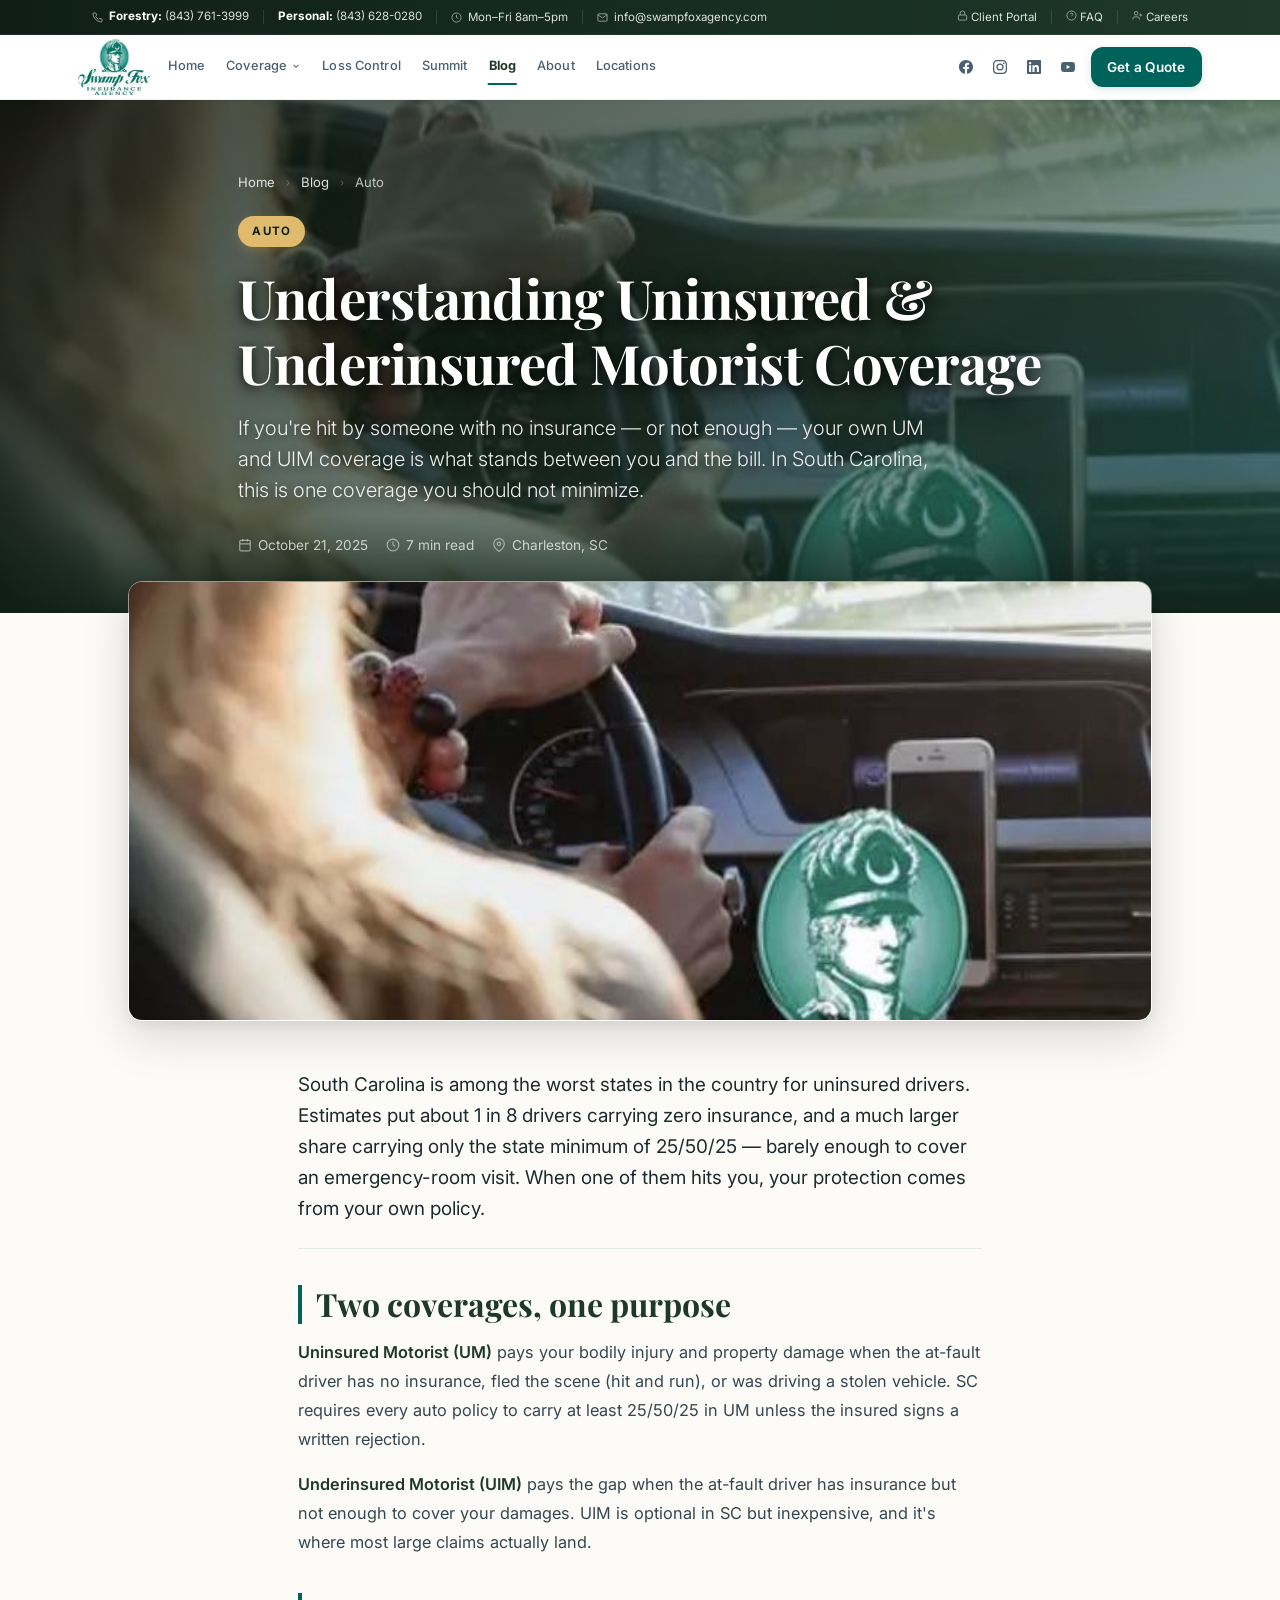
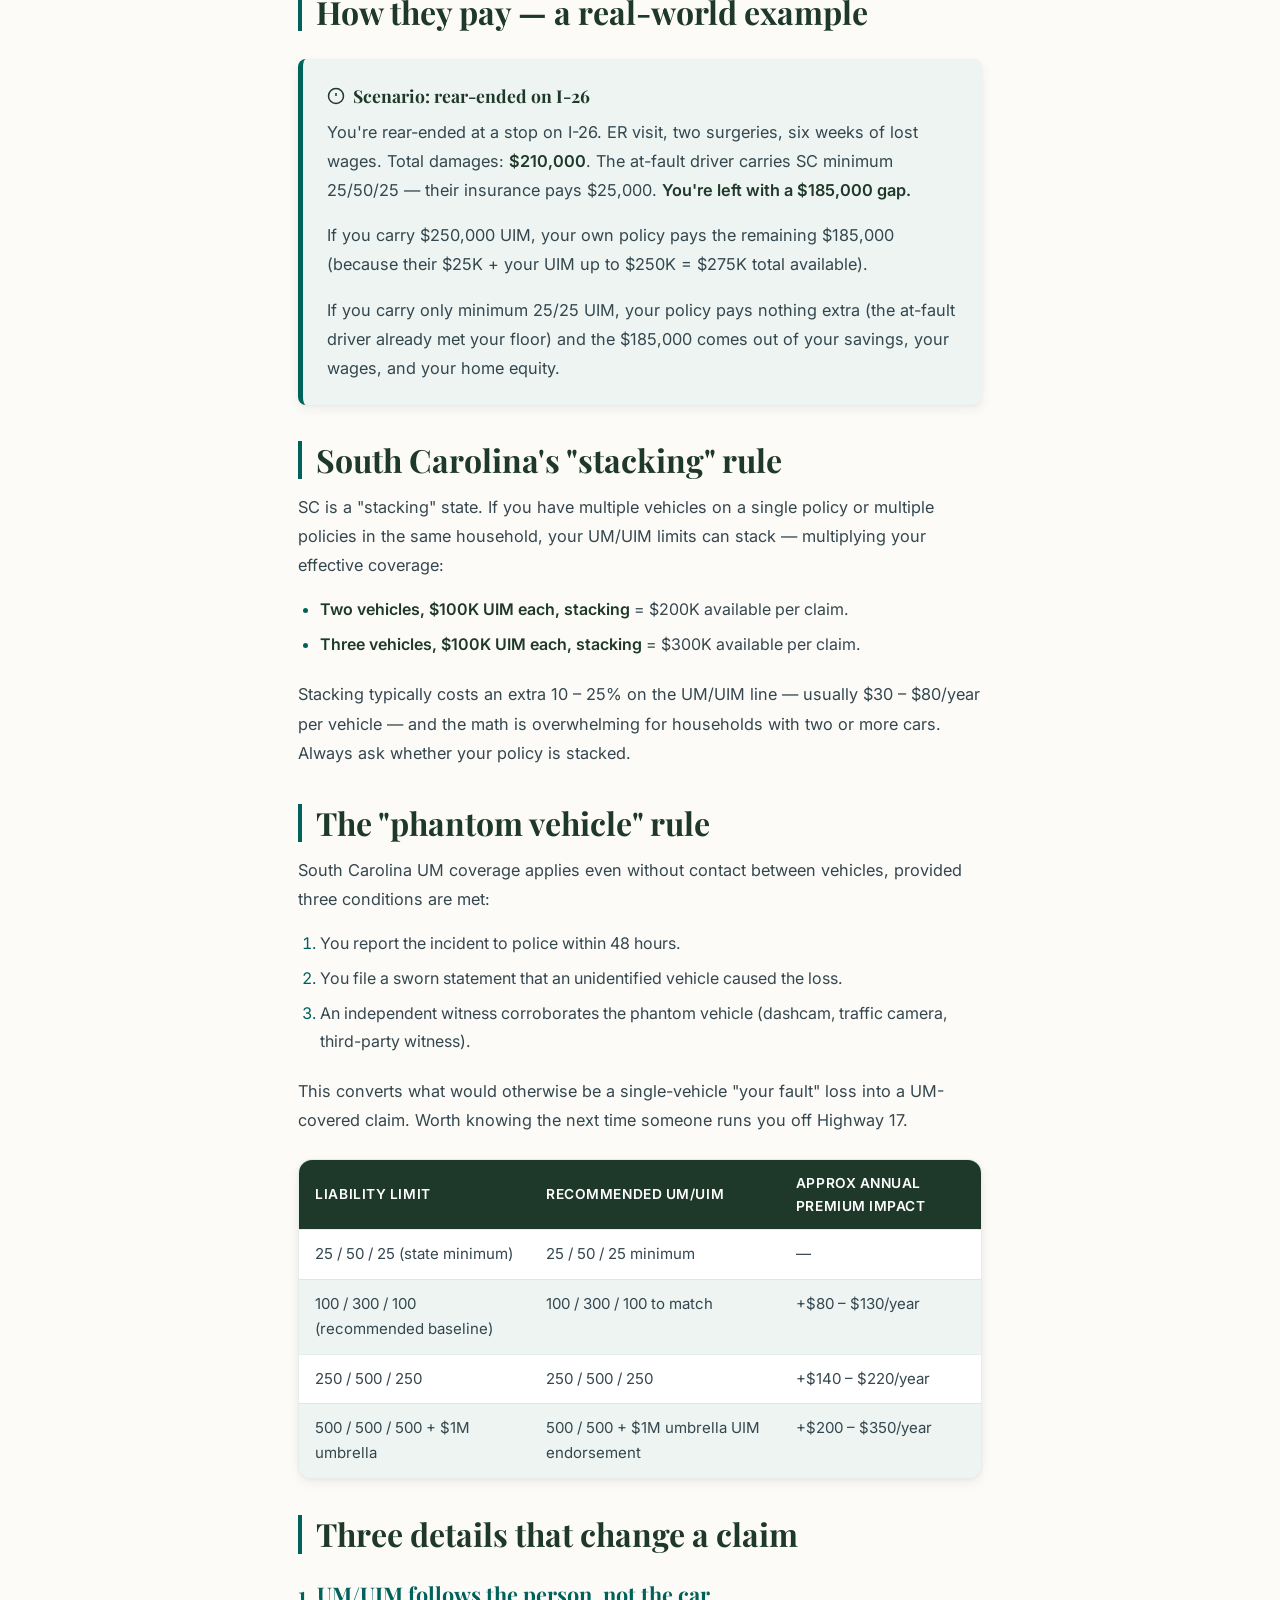
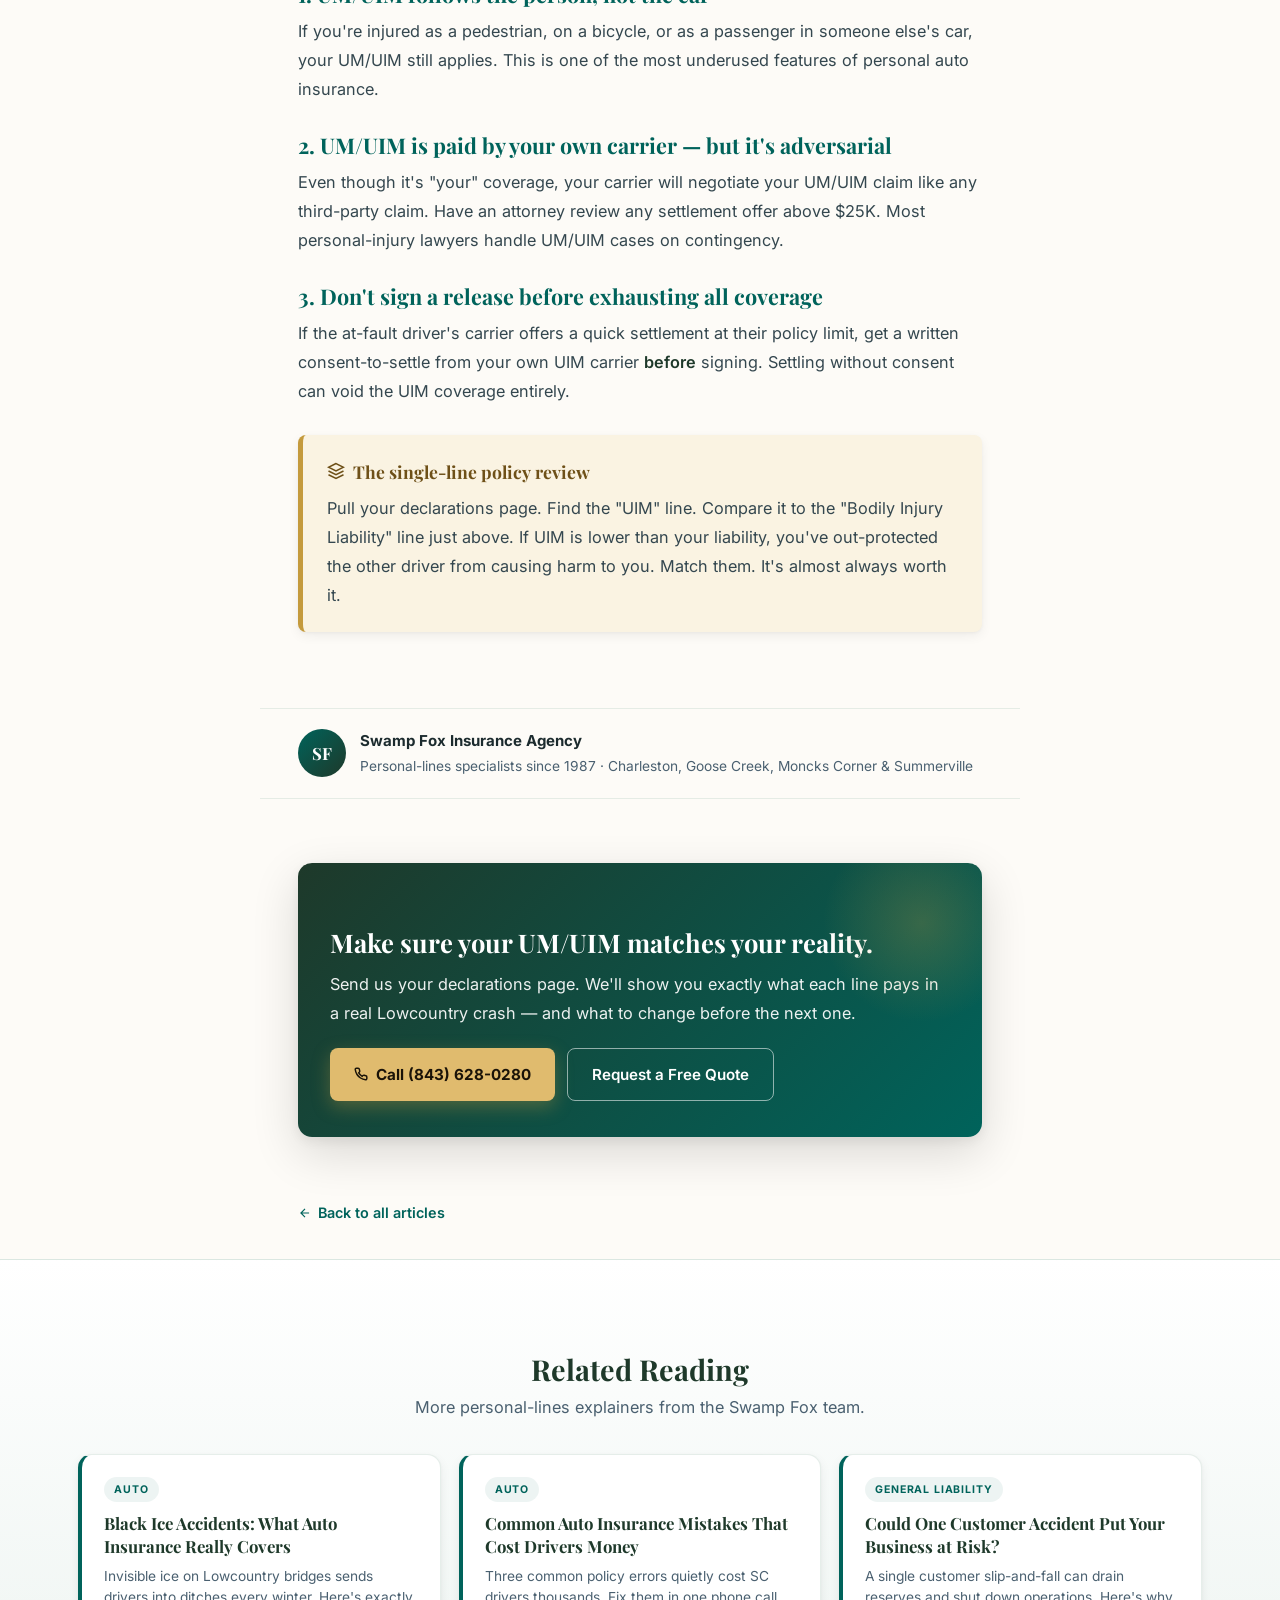
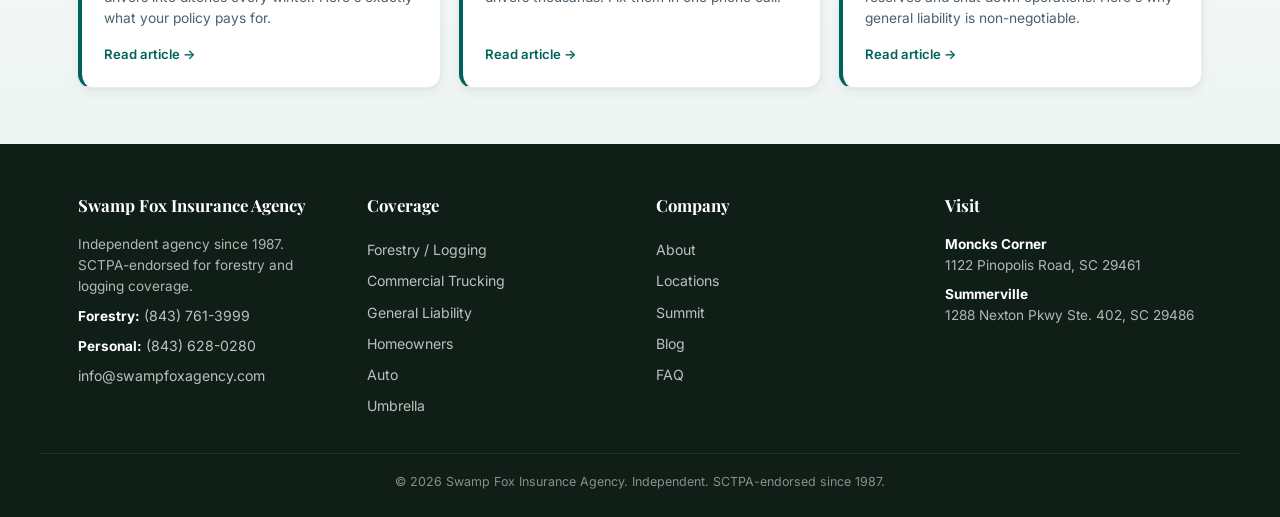
<file: blog/understanding-uninsured-and-underinsured-motorist-coverage.html>
<!DOCTYPE html>
<html lang="en">
<head>
<meta charset="UTF-8">
<meta name="viewport" content="width=device-width,initial-scale=1">
<title>Understanding Uninsured &amp; Underinsured Motorist Coverage | Swamp Fox Insurance</title>
<meta name="description" content="When the other driver doesn't have enough insurance, your UM/UIM is the only thing between you and financial ruin. A clear guide for South Carolina drivers.">
<meta name="keywords" content="uninsured motorist coverage SC, underinsured motorist South Carolina, UM UIM limits, hit and run coverage, auto insurance Moncks Corner, Swamp Fox auto insurance">
<meta name="robots" content="index, follow, max-image-preview:large, max-snippet:-1">
<meta name="googlebot" content="index, follow, max-image-preview:large, max-snippet:-1">
<meta name="author" content="Swamp Fox Insurance Agency">
<meta name="geo.region" content="US-SC">
<meta name="geo.placename" content="Moncks Corner, South Carolina">
<link rel="canonical" href="https://bensachwitz-ctrl.github.io/swampfoxweb/blog/understanding-uninsured-and-underinsured-motorist-coverage.html">
<meta property="og:type" content="article">
<meta property="og:title" content="Understanding Uninsured & Underinsured Motorist Coverage">
<meta property="og:description" content="UM and UIM coverage in South Carolina — what each does, how stacking works, and why your limits should match your liability.">
<meta property="og:image" content="https://bensachwitz-ctrl.github.io/swampfoxweb/images/coverage-auto-driver.jpg">
<meta property="article:published_time" content="2025-10-21">
<meta property="article:section" content="Auto">
<meta name="theme-color" content="#1E392A">
<meta name="twitter:card" content="summary_large_image">
<meta name="twitter:site" content="@swampfoxagency">
<meta name="twitter:title" content="Understanding Uninsured & Underinsured Motorist Coverage">
<meta name="twitter:description" content="UM and UIM coverage in South Carolina — what each does, how stacking works, and why your limits should match your liability.">
<meta name="twitter:image" content="https://bensachwitz-ctrl.github.io/swampfoxweb/images/coverage-auto-driver.jpg">
<script type="application/ld+json">
{"@context": "https://schema.org", "@type": "BlogPosting", "headline": "Understanding Uninsured & Underinsured Motorist Coverage", "datePublished": "2025-10-21", "author": {"@type": "Organization", "name": "Swamp Fox Insurance Agency"}, "publisher": {"@type": "Organization", "name": "Swamp Fox Insurance Agency", "logo": {"@type": "ImageObject", "url": "https://bensachwitz-ctrl.github.io/swampfoxweb/images/logo-swamp-fox-nav.webp"}, "@id": "https://swampfoxagency.com/#agency"}, "image": "https://bensachwitz-ctrl.github.io/swampfoxweb/images/coverage-auto-driver.jpg", "articleSection": "Auto", "mainEntityOfPage": "https://bensachwitz-ctrl.github.io/swampfoxweb/blog/understanding-uninsured-and-underinsured-motorist-coverage.html", "inLanguage": "en-US", "dateModified": "2026-04-23", "keywords": "uninsured motorist coverage SC, underinsured motorist South Carolina, UM UIM limits, hit and run coverage, auto insurance Moncks Corner, Swamp Fox auto insurance", "description": "When the other driver doesn't have enough insurance, your UM/UIM is the only thing between you and financial ruin. A clear guide for South Carolina drivers."}
</script>
<link rel="icon" type="image/svg+xml" href="data:image/svg+xml,<svg xmlns='http://www.w3.org/2000/svg' viewBox='0 0 32 32'><rect width='32' height='32' rx='5' fill='%231E392A'/><path d='M16 5L10 14h3l-2 6h10l-2-6h3L16 5z' fill='%232D8A7E'/><path d='M16 24v3' stroke='%232D8A7E' stroke-width='2' stroke-linecap='round'/></svg>">
<link rel="preconnect" href="https://fonts.googleapis.com"><link rel="preconnect" href="https://fonts.gstatic.com" crossorigin>
<link href="https://fonts.googleapis.com/css2?family=Playfair+Display:wght@400;600;700&family=Inter:wght@300;400;500;600;700&display=swap" rel="stylesheet">
<link rel="stylesheet" href="blog.css">
<script src="nav.js" defer></script>
</head>
<body>

<div class="nav-topbar">
  <div class="wrap">
    <div class="nav-topbar-inner">
      <span class="nav-info-item"><svg width="11" height="11" fill="none" stroke="currentColor" stroke-width="2" viewBox="0 0 24 24"><path d="M22 16.92v3a2 2 0 01-2.18 2 19.79 19.79 0 01-8.63-3.07 19.5 19.5 0 01-6-6 19.79 19.79 0 01-3.07-8.67A2 2 0 014.11 2h3a2 2 0 012 1.72c.127.96.361 1.903.7 2.81a2 2 0 01-.45 2.11L8.09 9.91a16 16 0 006 6l1.27-1.27a2 2 0 012.11-.45c.907.339 1.85.573 2.81.7A2 2 0 0122 16.92z"/></svg> <a href="tel:8437613999"><strong>Forestry:</strong>&nbsp;(843)&nbsp;761-3999</a></span>
      <span class="nav-topbar-div"></span>
      <span class="nav-info-item"><a href="tel:8436280280"><strong>Personal:</strong>&nbsp;(843)&nbsp;628-0280</a></span>
      <span class="nav-topbar-div"></span>
      <span class="nav-info-item"><svg width="11" height="11" fill="none" stroke="currentColor" stroke-width="2" viewBox="0 0 24 24"><circle cx="12" cy="12" r="10"/><polyline points="12 6 12 12 16 14"/></svg> Mon–Fri 8am–5pm</span>
      <span class="nav-topbar-div"></span>
      <span class="nav-info-item"><svg width="11" height="11" fill="none" stroke="currentColor" stroke-width="2" viewBox="0 0 24 24"><path d="M4 4h16c1.1 0 2 .9 2 2v12c0 1.1-.9 2-2 2H4c-1.1 0-2-.9-2-2V6c0-1.1.9-2 2-2z"/><polyline points="22,6 12,13 2,6"/></svg> <a href="mailto:info@swampfoxagency.com">info@swampfoxagency.com</a></span>
      <span class="nav-topbar-div nav-topbar-spacer"></span>
      <span class="nav-info-item"><a href="https://portal.csr24.com/mvc/7613999" target="_blank" rel="noopener"><svg width="11" height="11" fill="none" stroke="currentColor" stroke-width="2" viewBox="0 0 24 24"><rect x="3" y="11" width="18" height="11" rx="2"/><path d="M7 11V7a5 5 0 0110 0v4"/></svg> Client&nbsp;Portal</a></span>
      <span class="nav-topbar-div"></span>
      <span class="nav-info-item"><a href="../#faq"><svg width="11" height="11" fill="none" stroke="currentColor" stroke-width="2" viewBox="0 0 24 24"><circle cx="12" cy="12" r="10"/><path d="M9.09 9a3 3 0 015.83 1c0 2-3 3-3 3M12 17h.01"/></svg> FAQ</a></span>
      <span class="nav-topbar-div"></span>
      <span class="nav-info-item"><a href="https://www.linkedin.com/company/swamp-fox-agency/jobs/" target="_blank" rel="noopener"><svg width="11" height="11" fill="none" stroke="currentColor" stroke-width="2" viewBox="0 0 24 24"><path d="M16 21v-2a4 4 0 00-4-4H6a4 4 0 00-4 4v2"/><circle cx="9" cy="7" r="4"/><path d="M22 11h-6M19 8v6"/></svg> Careers</a></span>
    </div>
  </div>
</div>

<nav class="nav" id="siteNav">
  <div class="wrap">
    <div class="nav-inner">
      <a class="nav-logo" href="../" aria-label="Swamp Fox Insurance Agency — Home">
        <img src="../images/logo-swamp-fox-nav.webp" alt="Swamp Fox Insurance Agency">
      </a>
      <div class="nav-links" id="navLinks">
        <div class="nav-link-wrap"><a class="nav-link" href="../">Home</a></div>
        <div class="nav-link-wrap" id="navCoverage">
          <a class="nav-link" href="../#services" aria-haspopup="true" aria-expanded="false">
            <span>Coverage</span>
            <svg width="10" height="10" fill="none" stroke="currentColor" stroke-width="2.5" viewBox="0 0 24 24" style="margin-left:4px;transition:transform .25s ease"><path d="M6 9l6 6 6-6"/></svg>
          </a>
          <div class="nav-dropdown" role="menu">
          <a class="nav-dropdown-item" href="../#forestry">
            <div class="nav-dd-icon"><svg width="18" height="18" fill="none" stroke="currentColor" stroke-width="2" viewBox="0 0 24 24"><path d="M12 3L4 14h4l-3 7h14l-3-7h4L12 3z"/></svg></div>
            <div>
              <div class="nav-dd-label">Forestry / Logging</div>
              <div class="nav-dd-desc">Logger's broad form, equipment, liability</div>
            </div>
          </a>
          <a class="nav-dropdown-item" href="../#trucking">
            <div class="nav-dd-icon"><svg width="18" height="18" fill="none" stroke="currentColor" stroke-width="2" viewBox="0 0 24 24"><rect x="1" y="3" width="15" height="13" rx="2"/><path d="M16 8h4l3 3.5V16h-7V8z"/><circle cx="5.5" cy="18.5" r="2.5"/><circle cx="18.5" cy="18.5" r="2.5"/></svg></div>
            <div>
              <div class="nav-dd-label">Commercial Trucking</div>
              <div class="nav-dd-desc">Auto, cargo, FMCSA filings, fleets</div>
            </div>
          </a>
          <a class="nav-dropdown-item" href="../#cargo">
            <div class="nav-dd-icon"><svg width="18" height="18" fill="none" stroke="currentColor" stroke-width="2" viewBox="0 0 24 24"><path d="M21 16V8a2 2 0 00-1-1.73l-7-4a2 2 0 00-2 0l-7 4A2 2 0 003 8v8a2 2 0 001 1.73l7 4a2 2 0 002 0l7-4A2 2 0 0021 16z"/></svg></div>
            <div>
              <div class="nav-dd-label">Cargo & Physical Damage</div>
              <div class="nav-dd-desc">Motor truck cargo, trailer interchange</div>
            </div>
          </a>
          <a class="nav-dropdown-item" href="../#gl">
            <div class="nav-dd-icon"><svg width="18" height="18" fill="none" stroke="currentColor" stroke-width="2" viewBox="0 0 24 24"><path d="M12 22s8-4 8-10V5l-8-3-8 3v7c0 6 8 10 8 10z"/></svg></div>
            <div>
              <div class="nav-dd-label">General Liability</div>
              <div class="nav-dd-desc">Business liability & commercial property</div>
            </div>
          </a>
          <a class="nav-dropdown-item" href="../#homeins">
            <div class="nav-dd-icon"><svg width="18" height="18" fill="none" stroke="currentColor" stroke-width="2" viewBox="0 0 24 24"><path d="M3 9l9-7 9 7v11a2 2 0 01-2 2H5a2 2 0 01-2-2z"/><path d="M9 22V12h6v10"/></svg></div>
            <div>
              <div class="nav-dd-label">Homeowners</div>
              <div class="nav-dd-desc">Dwelling, contents, liability, flood</div>
            </div>
          </a>
          <a class="nav-dropdown-item" href="../#autoins">
            <div class="nav-dd-icon"><svg width="18" height="18" fill="none" stroke="currentColor" stroke-width="2" viewBox="0 0 24 24"><path d="M5 17h14M5 17a2 2 0 01-2-2V9a2 2 0 012-2h1l2-3h8l2 3h1a2 2 0 012 2v6a2 2 0 01-2 2M5 17a2 2 0 100 4 2 2 0 000-4zM19 17a2 2 0 100 4 2 2 0 000-4z"/></svg></div>
            <div>
              <div class="nav-dd-label">Auto Insurance</div>
              <div class="nav-dd-desc">Car, truck, motorcycle, boat, ATV</div>
            </div>
          </a>
          <a class="nav-dropdown-item" href="../#life">
            <div class="nav-dd-icon"><svg width="18" height="18" fill="none" stroke="currentColor" stroke-width="2" viewBox="0 0 24 24"><path d="M20.84 4.61a5.5 5.5 0 00-7.78 0L12 5.67l-1.06-1.06a5.5 5.5 0 00-7.78 7.78l1.06 1.06L12 21.23l7.78-7.78 1.06-1.06a5.5 5.5 0 000-7.78z"/></svg></div>
            <div>
              <div class="nav-dd-label">Life & Health</div>
              <div class="nav-dd-desc">Term, whole life, individual health</div>
            </div>
          </a>
          <a class="nav-dropdown-item" href="../#umbrella">
            <div class="nav-dd-icon"><svg width="18" height="18" fill="none" stroke="currentColor" stroke-width="2" viewBox="0 0 24 24"><path d="M12 2v2M12 22v-6M4.93 4.93l1.41 1.41M17.66 17.66l1.41 1.41M2 12h2M22 12h-2M4.93 19.07l1.41-1.41M17.66 6.34l1.41-1.41"/><path d="M22 12a10 10 0 00-20 0h20z"/></svg></div>
            <div>
              <div class="nav-dd-label">Umbrella & Excess</div>
              <div class="nav-dd-desc">Excess liability above primary limits</div>
            </div>
          </a>
          </div>
        </div>
        <div class="nav-link-wrap"><a class="nav-link" href="../#losscontrol">Loss Control</a></div>
        <div class="nav-link-wrap"><a class="nav-link" href="../#summit">Summit</a></div>
        <div class="nav-link-wrap"><a class="nav-link active" href="index.html">Blog</a></div>
        <div class="nav-link-wrap"><a class="nav-link" href="../#about">About</a></div>
        <div class="nav-link-wrap"><a class="nav-link" href="../#locations">Locations</a></div>
      </div>
      <div class="nav-right">
        <div class="nav-social">
          <a href="https://www.facebook.com/SFOXAGENCY/" target="_blank" rel="noopener" aria-label="Facebook"><svg width="14" height="14" fill="currentColor" viewBox="0 0 24 24"><path d="M24 12.073c0-6.627-5.373-12-12-12s-12 5.373-12 12c0 5.99 4.388 10.954 10.125 11.854v-8.385H7.078v-3.47h3.047V9.43c0-3.007 1.792-4.669 4.533-4.669 1.312 0 2.686.235 2.686.235v2.953H15.83c-1.491 0-1.956.925-1.956 1.874v2.25h3.328l-.532 3.47h-2.796v8.385C19.612 23.027 24 18.062 24 12.073z"/></svg></a>
          <a href="https://www.instagram.com/swampfoxagency/" target="_blank" rel="noopener" aria-label="Instagram"><svg width="14" height="14" fill="currentColor" viewBox="0 0 24 24"><path d="M12 2.163c3.204 0 3.584.012 4.85.07 3.252.148 4.771 1.691 4.919 4.919.058 1.265.069 1.645.069 4.849 0 3.205-.012 3.584-.069 4.849-.149 3.225-1.664 4.771-4.919 4.919-1.266.058-1.644.07-4.85.07-3.204 0-3.584-.012-4.849-.07-3.26-.149-4.771-1.699-4.919-4.92-.058-1.265-.07-1.644-.07-4.849 0-3.204.013-3.583.07-4.849.149-3.227 1.664-4.771 4.919-4.919 1.266-.057 1.645-.069 4.849-.069zM12 0C8.741 0 8.333.014 7.053.072 2.695.272.273 2.69.073 7.052.014 8.333 0 8.741 0 12c0 3.259.014 3.668.072 4.948.2 4.358 2.618 6.78 6.98 6.98C8.333 23.986 8.741 24 12 24c3.259 0 3.668-.014 4.948-.072 4.354-.2 6.782-2.618 6.979-6.98.059-1.28.073-1.689.073-4.948 0-3.259-.014-3.667-.072-4.947-.196-4.354-2.617-6.78-6.979-6.98C15.668.014 15.259 0 12 0zm0 5.838a6.162 6.162 0 100 12.324 6.162 6.162 0 000-12.324zM12 16a4 4 0 110-8 4 4 0 010 8zm6.406-11.845a1.44 1.44 0 100 2.881 1.44 1.44 0 000-2.881z"/></svg></a>
          <a href="https://www.linkedin.com/company/swamp-fox-agency" target="_blank" rel="noopener" aria-label="LinkedIn"><svg width="14" height="14" fill="currentColor" viewBox="0 0 24 24"><path d="M20.447 20.452h-3.554v-5.569c0-1.328-.027-3.037-1.852-3.037-1.853 0-2.136 1.445-2.136 2.939v5.667H9.351V9h3.414v1.561h.046c.477-.9 1.637-1.85 3.37-1.85 3.601 0 4.267 2.37 4.267 5.455v6.286zM5.337 7.433a2.062 2.062 0 01-2.063-2.065 2.064 2.064 0 112.063 2.065zm1.782 13.019H3.555V9h3.564v11.452zM22.225 0H1.771C.792 0 0 .774 0 1.729v20.542C0 23.227.792 24 1.771 24h20.451C23.2 24 24 23.227 24 22.271V1.729C24 .774 23.2 0 22.222 0h.003z"/></svg></a>
          <a href="https://www.youtube.com/@swampfoxagency" target="_blank" rel="noopener" aria-label="YouTube"><svg width="14" height="14" fill="currentColor" viewBox="0 0 24 24"><path d="M23.498 6.186a3.016 3.016 0 00-2.122-2.136C19.505 3.545 12 3.545 12 3.545s-7.505 0-9.377.505A3.017 3.017 0 00.502 6.186C0 8.07 0 12 0 12s0 3.93.502 5.814a3.016 3.016 0 002.122 2.136c1.871.505 9.376.505 9.376.505s7.505 0 9.377-.505a3.015 3.015 0 002.122-2.136C24 15.93 24 12 24 12s0-3.93-.502-5.814zM9.545 15.568V8.432L15.818 12l-6.273 3.568z"/></svg></a>
        </div>
        <a class="nav-link nav-cta" href="../#quote">Get a Quote</a>
      </div>
      <button class="ham" id="navHam" aria-label="Menu" aria-expanded="false">
        <span></span><span></span><span></span>
      </button>
    </div>
  </div>
</nav>

<div class="mobile-menu" id="mobileMenu">
  <div style="padding:24px">
    <div style="display:flex;justify-content:space-between;align-items:center;margin-bottom:28px">
      <img src="../images/logo-swamp-fox-nav.webp" alt="Swamp Fox" style="height:40px;object-fit:contain">
      <button id="mobileClose" aria-label="Close menu" style="color:#fff;font-size:2rem;width:44px;height:44px;display:flex;align-items:center;justify-content:center;background:transparent;border:none;cursor:pointer">&times;</button>
    </div>
    <a class="mob-link" href="../">Home</a>
    <a class="mob-link" href="../#services">Coverage</a>
    <a class="mob-link" href="../#losscontrol">Loss Control</a>
    <a class="mob-link" href="../#summit">Summit</a>
    <a class="mob-link" href="index.html">Blog</a>
    <a class="mob-link" href="../#about">About</a>
    <a class="mob-link" href="../#locations">Locations</a>
    <div style="margin-top:28px;padding-top:20px;border-top:1px solid rgba(255,255,255,.08)">
      <div style="margin-bottom:8px"><span style="font-size:.65rem;color:rgba(255,255,255,.4);text-transform:uppercase;letter-spacing:.1em">Forestry / Commercial</span><a href="tel:8437613999" style="color:var(--teal-lt);font-weight:600;display:block;font-size:1.05rem">(843) 761-3999</a></div>
      <div style="margin-bottom:14px"><span style="font-size:.65rem;color:rgba(255,255,255,.4);text-transform:uppercase;letter-spacing:.1em">Personal / Small Commercial</span><a href="tel:8436280280" style="color:var(--teal-lt);font-weight:600;display:block;font-size:1.05rem">(843) 628-0280</a></div>
      <a href="mailto:info@swampfoxagency.com" style="color:rgba(255,255,255,.65);font-weight:500;font-size:.85rem;display:block;margin-bottom:16px">info@swampfoxagency.com</a>
      <a href="../#quote" style="background:var(--teal);color:#fff;padding:14px 20px;border-radius:var(--r-lg);font-weight:600;width:100%;text-align:center;border:none;cursor:pointer;display:block">Get a Free Quote</a>
    </div>
  </div>
</div>

<section class="article-hero"><div class="article-hero-bg" style="background-image:url('../images/coverage-auto-driver.jpg')"></div><div class="article-hero-inner">
  <nav class="breadcrumbs" aria-label="Breadcrumb"><a href="../">Home</a><svg width="10" height="10" fill="none" stroke="currentColor" stroke-width="2" viewBox="0 0 24 24"><path d="M9 18l6-6-6-6"/></svg><a href="index.html">Blog</a><svg width="10" height="10" fill="none" stroke="currentColor" stroke-width="2" viewBox="0 0 24 24"><path d="M9 18l6-6-6-6"/></svg><span>Auto</span></nav>
  <span class="cat-pill">Auto</span>
  <h1>Understanding Uninsured &amp; Underinsured Motorist Coverage</h1>
  <p class="article-dek">If you're hit by someone with no insurance — or not enough — your own UM and UIM coverage is what stands between you and the bill. In South Carolina, this is one coverage you should not minimize.</p>
  <div class="article-meta">
    <span class="article-meta-item"><svg width="14" height="14" fill="none" stroke="currentColor" stroke-width="2" viewBox="0 0 24 24"><rect x="3" y="4" width="18" height="18" rx="2"/><path d="M16 2v4M8 2v4M3 10h18"/></svg>October 21, 2025</span>
    <span class="article-meta-item"><svg width="14" height="14" fill="none" stroke="currentColor" stroke-width="2" viewBox="0 0 24 24"><circle cx="12" cy="12" r="10"/><polyline points="12 6 12 12 16 14"/></svg>7 min read</span>
    <span class="article-meta-item"><svg width="14" height="14" fill="none" stroke="currentColor" stroke-width="2" viewBox="0 0 24 24"><path d="M21 10c0 7-9 13-9 13s-9-6-9-13a9 9 0 0118 0z"/><circle cx="12" cy="10" r="3"/></svg>Charleston, SC</span>
  </div>
</div></section>

<div class="featured-image"><img src="../images/coverage-auto-driver.jpg" alt="Driver behind the wheel on a South Carolina road" loading="eager" decoding="async"></div>

<article class="article-body">
  <p class="lede">South Carolina is among the worst states in the country for uninsured drivers. Estimates put about 1 in 8 drivers carrying zero insurance, and a much larger share carrying only the state minimum of 25/50/25 — barely enough to cover an emergency-room visit. When one of them hits you, your protection comes from your own policy.</p>

  <h2>Two coverages, one purpose</h2>
  <p><strong>Uninsured Motorist (UM)</strong> pays your bodily injury and property damage when the at-fault driver has no insurance, fled the scene (hit and run), or was driving a stolen vehicle. SC requires every auto policy to carry at least 25/50/25 in UM unless the insured signs a written rejection.</p>
  <p><strong>Underinsured Motorist (UIM)</strong> pays the gap when the at-fault driver has insurance but not enough to cover your damages. UIM is optional in SC but inexpensive, and it's where most large claims actually land.</p>

  <h2>How they pay — a real-world example</h2>
  <div class="callout">
    <div class="callout-title"><svg width="18" height="18" fill="none" stroke="currentColor" stroke-width="2" viewBox="0 0 24 24"><circle cx="12" cy="12" r="10"/><path d="M12 8v4M12 16h.01"/></svg>Scenario: rear-ended on I-26</div>
    <p>You're rear-ended at a stop on I-26. ER visit, two surgeries, six weeks of lost wages. Total damages: <strong>$210,000</strong>. The at-fault driver carries SC minimum 25/50/25 — their insurance pays $25,000. <strong>You're left with a $185,000 gap.</strong></p>
    <p style="margin-top:8px">If you carry $250,000 UIM, your own policy pays the remaining $185,000 (because their $25K + your UIM up to $250K = $275K total available).</p>
    <p>If you carry only minimum 25/25 UIM, your policy pays nothing extra (the at-fault driver already met your floor) and the $185,000 comes out of your savings, your wages, and your home equity.</p>
  </div>

  <h2>South Carolina's "stacking" rule</h2>
  <p>SC is a "stacking" state. If you have multiple vehicles on a single policy or multiple policies in the same household, your UM/UIM limits can stack — multiplying your effective coverage:</p>
  <ul>
    <li><strong>Two vehicles, $100K UIM each, stacking</strong> = $200K available per claim.</li>
    <li><strong>Three vehicles, $100K UIM each, stacking</strong> = $300K available per claim.</li>
  </ul>
  <p>Stacking typically costs an extra 10 – 25% on the UM/UIM line — usually $30 – $80/year per vehicle — and the math is overwhelming for households with two or more cars. Always ask whether your policy is stacked.</p>

  <h2>The "phantom vehicle" rule</h2>
  <p>South Carolina UM coverage applies even without contact between vehicles, provided three conditions are met:</p>
  <ol>
    <li>You report the incident to police within 48 hours.</li>
    <li>You file a sworn statement that an unidentified vehicle caused the loss.</li>
    <li>An independent witness corroborates the phantom vehicle (dashcam, traffic camera, third-party witness).</li>
  </ol>
  <p>This converts what would otherwise be a single-vehicle "your fault" loss into a UM-covered claim. Worth knowing the next time someone runs you off Highway 17.</p>

  <table class="coverage-table">
    <thead><tr><th>Liability limit</th><th>Recommended UM/UIM</th><th>Approx annual premium impact</th></tr></thead>
    <tbody>
      <tr><td>25 / 50 / 25 (state minimum)</td><td>25 / 50 / 25 minimum</td><td>—</td></tr>
      <tr><td>100 / 300 / 100 (recommended baseline)</td><td>100 / 300 / 100 to match</td><td>+$80 – $130/year</td></tr>
      <tr><td>250 / 500 / 250</td><td>250 / 500 / 250</td><td>+$140 – $220/year</td></tr>
      <tr><td>500 / 500 / 500 + $1M umbrella</td><td>500 / 500 + $1M umbrella UIM endorsement</td><td>+$200 – $350/year</td></tr>
    </tbody>
  </table>

  <h2>Three details that change a claim</h2>

  <h3>1. UM/UIM follows the person, not the car</h3>
  <p>If you're injured as a pedestrian, on a bicycle, or as a passenger in someone else's car, your UM/UIM still applies. This is one of the most underused features of personal auto insurance.</p>

  <h3>2. UM/UIM is paid by your own carrier — but it's adversarial</h3>
  <p>Even though it's "your" coverage, your carrier will negotiate your UM/UIM claim like any third-party claim. Have an attorney review any settlement offer above $25K. Most personal-injury lawyers handle UM/UIM cases on contingency.</p>

  <h3>3. Don't sign a release before exhausting all coverage</h3>
  <p>If the at-fault driver's carrier offers a quick settlement at their policy limit, get a written consent-to-settle from your own UIM carrier <strong>before</strong> signing. Settling without consent can void the UIM coverage entirely.</p>

  <div class="callout callout--gold">
    <div class="callout-title"><svg width="18" height="18" fill="none" stroke="currentColor" stroke-width="2" viewBox="0 0 24 24"><path d="M12 2L2 7l10 5 10-5-10-5zM2 17l10 5 10-5M2 12l10 5 10-5"/></svg>The single-line policy review</div>
    <p>Pull your declarations page. Find the "UIM" line. Compare it to the "Bodily Injury Liability" line just above. If UIM is lower than your liability, you've out-protected the other driver from causing harm to you. Match them. It's almost always worth it.</p>
  </div>
</article>

<div class="byline"><div class="byline-avatar">SF</div><div class="byline-meta"><strong>Swamp Fox Insurance Agency</strong>Personal-lines specialists since 1987 · Charleston, Goose Creek, Moncks Corner &amp; Summerville</div></div>

<section class="cta-box"><div class="cta-box-inner"><h3>Make sure your UM/UIM matches your reality.</h3><p>Send us your declarations page. We'll show you exactly what each line pays in a real Lowcountry crash — and what to change before the next one.</p><div class="cta-box-buttons"><a class="btn-gold" href="tel:8436280280"><svg width="14" height="14" fill="none" stroke="currentColor" stroke-width="2.5" viewBox="0 0 24 24"><path d="M22 16.92v3a2 2 0 01-2.18 2 19.79 19.79 0 01-8.63-3.07 19.5 19.5 0 01-6-6 19.79 19.79 0 01-3.07-8.67A2 2 0 014.11 2h3a2 2 0 012 1.72c.127.96.361 1.903.7 2.81a2 2 0 01-.45 2.11L8.09 9.91a16 16 0 006 6l1.27-1.27a2 2 0 012.11-.45c.907.339 1.85.573 2.81.7A2 2 0 0122 16.92z"/></svg>Call (843) 628-0280</a><a class="btn-ghost" href="../#quote">Request a Free Quote</a></div></div></section>

<div class="back-link"><a href="index.html"><svg width="14" height="14" fill="none" stroke="currentColor" stroke-width="2" viewBox="0 0 24 24"><path d="M19 12H5M12 19l-7-7 7-7"/></svg>Back to all articles</a></div>

<section class="related"><div class="related-inner"><h2>Related Reading</h2><p class="related-sub">More personal-lines explainers from the Swamp Fox team.</p><div class="related-grid" id="related-grid"></div></div></section>

<footer class="site-footer">
  <div class="footer-inner">
    <div class="footer-col"><h5>Swamp Fox Insurance Agency</h5><p>Independent agency since 1987. SCTPA-endorsed for forestry and logging coverage.</p><p><strong style="color:#fff">Forestry:</strong> <a href="tel:8437613999" style="display:inline">(843) 761-3999</a></p><p><strong style="color:#fff">Personal:</strong> <a href="tel:8436280280" style="display:inline">(843) 628-0280</a></p><p><a href="mailto:info@swampfoxagency.com" style="display:inline">info@swampfoxagency.com</a></p></div>
    <div class="footer-col"><h5>Coverage</h5><a href="../#forestry">Forestry / Logging</a><a href="../#trucking">Commercial Trucking</a><a href="../#gl">General Liability</a><a href="../#homeins">Homeowners</a><a href="../#autoins">Auto</a><a href="../#umbrella">Umbrella</a></div>
    <div class="footer-col"><h5>Company</h5><a href="../#about">About</a><a href="../#locations">Locations</a><a href="../#summit">Summit</a><a href="index.html">Blog</a><a href="../#faq">FAQ</a></div>
    <div class="footer-col"><h5>Visit</h5><p><strong style="color:#fff">Moncks Corner</strong><br>1122 Pinopolis Road, SC 29461</p><p><strong style="color:#fff">Summerville</strong><br>1288 Nexton Pkwy Ste. 402, SC 29486</p></div>
  </div>
  <div class="footer-bottom">&copy; <span id="yr"></span> Swamp Fox Insurance Agency. Independent. SCTPA-endorsed since 1987.</div>
</footer>

<script src="posts.js"></script>
<script>
  document.getElementById('yr').textContent = new Date().getFullYear();
  const here = 'understanding-uninsured-and-underinsured-motorist-coverage';
  const related = window.SF_POSTS.filter(p => p.slug !== here && p.category === 'Auto').slice(0, 3);
  const fill = window.SF_POSTS.filter(p => p.slug !== here && !related.includes(p)).slice(0, 3 - related.length);
  document.getElementById('related-grid').innerHTML = [...related, ...fill].map(p => `<a class="related-card" href="${p.slug}.html"><span class="cat-tag">${p.category}</span><h4>${p.title}</h4><p>${p.excerpt}</p><span class="read-more">Read article &rarr;</span></a>`).join('');
</script>

</body>
</html>
</file>
<file: blog/blog.css>
/* ================================================================
   Swamp Fox Blog — shared styles for all post pages and the listing.
   Matches the parent site's design system (Inter + Playfair Display,
   forest/teal palette, soft cream backgrounds, generous shadows).
   ================================================================ */

*,*::before,*::after{box-sizing:border-box;margin:0;padding:0}
html{font-size:16px;scroll-behavior:smooth;-webkit-text-size-adjust:100%}
body{
  font-family:'Inter',system-ui,-apple-system,sans-serif;
  background:#FDFBF7;color:#1C2B2E;line-height:1.65;
  -webkit-font-smoothing:antialiased;text-rendering:optimizeLegibility;
}
img{display:block;max-width:100%;height:auto}
a{color:inherit;text-decoration:none}
button{cursor:pointer;font-family:inherit;border:none;background:none}

:root{
  --forest:#1E392A;--forest2:#0F1F17;--teal:#00635B;--teal-lt:#2D8A7E;
  --teal-bg:rgba(0,99,91,.07);--sage:#B7CDC2;--sage-lt:#EDF4F1;--cream:#FDFBF7;
  --gold:#C49A3C;--gold-lt:#E0BB6E;--mid:#4A6070;--charcoal:#1C2B2E;
  --border:rgba(183,205,194,.35);
  --shadow:0 1px 3px rgba(0,0,0,.04),0 4px 12px rgba(0,0,0,.06);
  --shadow-md:0 2px 6px rgba(0,0,0,.05),0 8px 24px rgba(0,0,0,.1);
  --shadow-lg:0 4px 12px rgba(0,0,0,.06),0 16px 48px rgba(0,0,0,.14);
  --r:8px;--r-lg:14px;--max-w:1200px;
  --t:.28s cubic-bezier(.4,0,.2,1);
}

h1,h2,h3,h4{font-family:'Playfair Display',Georgia,serif;color:var(--forest);line-height:1.2;font-weight:700}
h1{font-size:clamp(2rem,4.6vw,3.4rem);letter-spacing:-.01em}
h2{font-size:clamp(1.5rem,2.6vw,2rem);margin:36px 0 14px}
h3{font-size:clamp(1.15rem,1.9vw,1.35rem);margin:28px 0 10px}
p{color:#34474f;line-height:1.78;margin:0 0 16px;font-size:1.02rem}

.wrap{max-width:var(--max-w);margin:0 auto;padding:0 clamp(20px,3vw,40px)}

/* ================================================================
   Header = the main site's header.
   These rules are copied 1:1 from index.html so the static blog
   pages present the identical topbar + white sticky nav that the
   SPA uses. Class names match (.nav-topbar, .nav, .nav-inner,
   .nav-link, .nav-cta, .nav-dropdown, .ham, .mobile-menu, ...).
   ================================================================ */

/* Top info bar */
.nav-topbar{background:linear-gradient(90deg,var(--forest2),var(--forest));color:rgba(255,255,255,.78);font-size:.72rem;border-bottom:1px solid rgba(255,255,255,.06);position:sticky;top:0;z-index:201}
.nav-topbar-inner{display:flex;align-items:center;height:34px;gap:0;flex-wrap:nowrap;overflow:hidden}
.nav-topbar a{color:rgba(255,255,255,.85);transition:color .2s ease}
.nav-topbar a:hover{color:#fff}
.nav-topbar .nav-info-item{padding:0 14px;display:flex;align-items:center;gap:6px;white-space:nowrap;flex-shrink:0;color:rgba(255,255,255,.85)}
.nav-topbar .nav-info-item svg{opacity:.65;flex-shrink:0}
.nav-topbar strong{color:#fff;font-size:.73rem}
.nav-topbar-div{width:1px;height:14px;background:rgba(255,255,255,.12);flex-shrink:0}
.nav-topbar-spacer{flex:1;background:transparent}
@media(max-width:1100px){.nav-topbar .nav-info-item:nth-child(n+5){display:none}.nav-topbar-div:nth-child(n+5){display:none}}
@media(max-width:768px){.nav-topbar{display:none}}

/* Combined white nav */
.nav{position:sticky;top:34px;z-index:200;background:#fff;border-bottom:1px solid rgba(0,0,0,.06);transition:box-shadow .3s ease;box-shadow:0 1px 4px rgba(0,0,0,.04)}
.nav.scrolled{box-shadow:0 2px 8px rgba(0,0,0,.06),0 8px 32px rgba(0,0,0,.1);border-bottom-color:transparent}
.nav-inner{height:64px;display:flex;align-items:center;justify-content:space-between;gap:8px;width:100%}
.nav-logo{display:flex;align-items:center;flex-shrink:0}
.nav-logo img{height:56px;width:auto;object-fit:contain;transition:transform .3s ease,opacity .3s ease}
.nav-logo:hover img{transform:scale(1.02);opacity:.85}
.nav-links{display:flex;align-items:center;gap:1px;flex:1 1 0;min-width:0;overflow:visible}
.nav-link{padding:8px 10px;font-size:.8rem;font-weight:500;color:var(--mid);border-radius:6px;transition:all var(--t);white-space:nowrap;cursor:pointer;letter-spacing:.01em;border-bottom:2px solid transparent;position:relative;display:flex;align-items:center}
.nav-link::after{content:'';position:absolute;bottom:0;left:50%;width:0;height:2px;background:var(--teal);transition:all .3s ease;transform:translateX(-50%)}
.nav-link:hover,.nav-link.active{color:var(--forest)}
.nav-link:hover::after,.nav-link.active::after{width:60%}
.nav-link.active{font-weight:700}
.nav-right{display:flex;align-items:center;gap:8px;flex-shrink:0}
.nav-social{display:flex;align-items:center;gap:4px}
.nav-social a{display:flex;align-items:center;justify-content:center;width:30px;height:30px;border-radius:6px;color:var(--mid);transition:all var(--t)}
.nav-social a:hover{color:var(--teal);background:rgba(0,99,91,.06)}
.nav-cta{background:var(--teal);color:#fff!important;border-radius:12px;padding:9px 16px!important;font-weight:600!important;border-bottom:none!important;box-shadow:0 2px 8px rgba(0,99,91,.18);transition:all .3s ease;position:relative;overflow:hidden;font-size:.85rem}
.nav-cta::after{content:'';position:absolute;inset:0;background:linear-gradient(120deg,transparent 30%,rgba(255,255,255,.15) 50%,transparent 70%);transform:translateX(-100%);transition:transform .5s}
.nav-cta:hover::after{transform:translateX(100%)}
.nav-cta:hover{background:var(--teal-lt)!important;transform:translateY(-2px);box-shadow:0 6px 20px rgba(0,99,91,.3)}
@media(max-width:1200px){.nav-social{display:none}}

/* Coverage dropdown */
.nav-link-wrap{position:relative;display:flex;align-items:center}
.nav-link-wrap .nav-link{display:flex;align-items:center}
.nav-dropdown{position:absolute;top:100%;left:0;margin-top:8px;min-width:340px;background:#fff;border-radius:14px;box-shadow:0 12px 40px rgba(0,0,0,.12),0 2px 8px rgba(0,0,0,.06),0 0 0 1px rgba(0,99,91,.06);padding:10px;z-index:250;display:none;grid-template-columns:1fr;gap:2px;transform-origin:top left}
.nav-link-wrap.is-open .nav-dropdown{display:grid}
.nav-dropdown::before{content:'';position:absolute;top:-6px;left:24px;width:12px;height:12px;background:#fff;transform:rotate(45deg);box-shadow:-1px -1px 0 rgba(0,99,91,.06)}
.nav-dropdown-item{display:flex;gap:12px;padding:10px 12px;border-radius:9px;cursor:pointer;transition:background .2s ease,transform .2s ease;align-items:flex-start;color:var(--charcoal)}
.nav-dropdown-item:hover{background:var(--sage-lt);transform:translateX(2px)}
.nav-dd-icon{width:34px;height:34px;border-radius:8px;background:var(--teal-bg);color:var(--teal);display:flex;align-items:center;justify-content:center;flex-shrink:0;transition:background .2s ease,color .2s ease}
.nav-dropdown-item:hover .nav-dd-icon{background:var(--teal);color:#fff}
.nav-dd-label{font-size:.86rem;font-weight:700;color:var(--forest);line-height:1.2}
.nav-dd-desc{font-size:.7rem;color:var(--mid);margin-top:2px;line-height:1.35}
@media(max-width:1024px){.nav-dropdown{display:none!important}}

/* Mobile menu + hamburger */
.ham{display:none;flex-direction:column;gap:5px;padding:8px;border-radius:12px;background:transparent;border:none;cursor:pointer;align-self:center}
.ham span{display:block;width:22px;height:2px;background:var(--forest);border-radius:2px;transition:all .3s ease}
.mobile-menu{position:fixed;inset:0;z-index:300;background:var(--forest2);transform:translateX(100%);transition:transform .35s cubic-bezier(.4,0,.2,1);pointer-events:none;visibility:hidden;overflow-y:auto}
.mobile-menu.open{transform:translateX(0);pointer-events:auto;visibility:visible}
.mob-link{display:flex;align-items:center;font-size:1.1rem;font-weight:500;color:rgba(255,255,255,.7);padding:16px 0;min-height:48px;border-bottom:1px solid rgba(255,255,255,.06);cursor:pointer;transition:color .2s,padding-left .2s}
.mob-link:hover{color:#fff;padding-left:8px}
@media(max-width:1024px){
  .nav-links{display:none}
  .ham{display:flex}
  .nav-logo img{height:48px}
}
@media(max-width:768px){
  .nav{top:0}
  .nav-logo img{height:40px}
}

/* ── Article hero ────────────────────────────────────────────────── */
.article-hero{position:relative;padding:72px 0 56px;min-height:360px;display:flex;align-items:center;background:var(--forest2);color:#fff;overflow:hidden}
.article-hero-bg{position:absolute;inset:0;background-size:cover;background-position:center 40%;background-repeat:no-repeat;opacity:.85;filter:saturate(1.05);z-index:0}
.article-hero::before{content:"";position:absolute;inset:0;background:linear-gradient(135deg,rgba(10,18,14,.72) 0%,rgba(30,57,42,.55) 55%,rgba(0,99,91,.38) 100%);z-index:1;pointer-events:none}
.article-hero::after{content:"";position:absolute;bottom:0;left:0;right:0;height:96px;background:linear-gradient(to top,rgba(15,31,23,.85),transparent);z-index:1;pointer-events:none}
.article-hero-inner{position:relative;z-index:2;max-width:880px;margin:0 auto;padding:0 clamp(20px,3vw,40px);width:100%}
.breadcrumbs{display:flex;align-items:center;gap:8px;font-size:.82rem;color:rgba(255,255,255,.7);margin-bottom:22px;flex-wrap:wrap}
.breadcrumbs a{color:rgba(255,255,255,.85);transition:color var(--t)}
.breadcrumbs a:hover{color:var(--gold-lt)}
.breadcrumbs svg{opacity:.5}
.cat-pill{display:inline-block;font-size:.72rem;font-weight:700;letter-spacing:.1em;text-transform:uppercase;color:#0F1F17;background:var(--gold-lt);padding:6px 14px;border-radius:999px;margin-bottom:18px;box-shadow:0 4px 12px rgba(196,154,60,.3)}
.article-hero h1{color:#fff;text-shadow:0 2px 12px rgba(0,0,0,.85),0 6px 32px rgba(0,0,0,.55);margin-bottom:18px}
.article-dek{font-size:clamp(1.05rem,1.6vw,1.25rem);color:rgba(255,255,255,.92);font-weight:300;line-height:1.55;max-width:720px;margin-bottom:28px;text-shadow:0 2px 10px rgba(0,0,0,.55)}
.article-meta{display:flex;flex-wrap:wrap;gap:18px;font-size:.85rem;color:rgba(255,255,255,.72)}
.article-meta-item{display:flex;align-items:center;gap:6px}
.article-meta svg{flex-shrink:0;opacity:.7}

/* ── Featured image ──────────────────────────────────────────────── */
.featured-image{max-width:1100px;margin:-32px auto 0;padding:0 clamp(20px,3vw,40px);position:relative;z-index:2}
.featured-image img{width:100%;height:clamp(220px,38vw,440px);object-fit:cover;border-radius:var(--r-lg);box-shadow:var(--shadow-lg);border:1px solid rgba(255,255,255,.5)}
.featured-image-credit{font-size:.74rem;color:var(--mid);text-align:right;margin-top:6px;font-style:italic}

/* ── Article body ────────────────────────────────────────────────── */
.article-body{max-width:760px;margin:0 auto;padding:48px clamp(20px,3vw,40px) 24px}
.article-body .lede{font-size:1.18rem;color:var(--charcoal);font-weight:400;line-height:1.65;margin-bottom:28px;padding-bottom:24px;border-bottom:1px solid var(--border)}
.article-body p+p{margin-top:0}
.article-body strong{color:var(--forest);font-weight:600}
.article-body ul,.article-body ol{margin:0 0 22px 22px;color:#34474f}
.article-body li{margin-bottom:8px;line-height:1.7}
.article-body li::marker{color:var(--teal)}
.article-body a{color:var(--teal);font-weight:600;border-bottom:1px solid rgba(0,99,91,.3);transition:all var(--t)}
.article-body a:hover{color:var(--teal-lt);border-bottom-color:var(--teal-lt)}
.article-body h2{border-left:4px solid var(--teal);padding-left:14px}
.article-body h3{color:var(--teal)}

/* Callout boxes inside articles */
.callout{background:var(--sage-lt);border-left:5px solid var(--teal);border-radius:var(--r);padding:22px 24px;margin:28px 0;box-shadow:var(--shadow)}
.callout-title{font-family:'Playfair Display',Georgia,serif;font-weight:700;color:var(--forest);font-size:1.1rem;margin-bottom:8px;display:flex;align-items:center;gap:8px}
.callout p:last-child{margin-bottom:0}
.callout--gold{background:#FAF3E2;border-left-color:var(--gold)}
.callout--gold .callout-title{color:#6E5018}
.callout--warn{background:#FCEEEC;border-left-color:#C44A3C}
.callout--warn .callout-title{color:#7A2E25}

.coverage-table{width:100%;border-collapse:separate;border-spacing:0;margin:24px 0;background:#fff;border:1px solid var(--border);border-radius:var(--r-lg);overflow:hidden;box-shadow:var(--shadow);font-size:.94rem}
.coverage-table th{background:var(--forest);color:#fff;padding:12px 16px;text-align:left;font-weight:600;font-family:'Inter',sans-serif;font-size:.86rem;letter-spacing:.04em;text-transform:uppercase}
.coverage-table td{padding:12px 16px;border-top:1px solid var(--border);color:#34474f;vertical-align:top}
.coverage-table tr:nth-child(even) td{background:var(--sage-lt)}
.coverage-table td strong{color:var(--forest)}

/* ── CTA box ─────────────────────────────────────────────────────── */
.cta-box{max-width:760px;margin:32px auto;padding:32px clamp(20px,3vw,40px)}
.cta-box-inner{background:linear-gradient(135deg,var(--forest) 0%,var(--teal) 100%);color:#fff;border-radius:var(--r-lg);padding:36px 32px;box-shadow:var(--shadow-lg);position:relative;overflow:hidden}
.cta-box-inner::after{content:"";position:absolute;right:-40px;top:-40px;width:200px;height:200px;background:radial-gradient(circle,rgba(196,154,60,.25),transparent 70%);pointer-events:none}
.cta-box h3{color:#fff;font-family:'Playfair Display',serif;font-size:1.6rem;margin-bottom:12px;position:relative}
.cta-box p{color:rgba(255,255,255,.92);margin-bottom:20px;position:relative}
.cta-box-buttons{display:flex;flex-wrap:wrap;gap:12px;position:relative}
.btn-gold{display:inline-flex;align-items:center;gap:8px;background:var(--gold-lt);color:#1A1308;padding:13px 24px;border-radius:var(--r);font-weight:700;font-size:.95rem;transition:all var(--t);box-shadow:0 6px 18px rgba(196,154,60,.35)}
.btn-gold:hover{background:#F0CB7E;transform:translateY(-2px);box-shadow:0 8px 24px rgba(196,154,60,.45)}
.btn-ghost{display:inline-flex;align-items:center;gap:8px;background:transparent;color:#fff;padding:13px 24px;border-radius:var(--r);font-weight:600;font-size:.95rem;transition:all var(--t);border:1.5px solid rgba(255,255,255,.55)}
.btn-ghost:hover{background:rgba(255,255,255,.1);border-color:#fff}

/* ── Author / publish strip ──────────────────────────────────────── */
.byline{max-width:760px;margin:24px auto;padding:20px clamp(20px,3vw,40px);display:flex;align-items:center;gap:14px;border-top:1px solid var(--border);border-bottom:1px solid var(--border)}
.byline-avatar{width:48px;height:48px;border-radius:50%;background:linear-gradient(135deg,var(--teal),var(--forest));color:#fff;display:flex;align-items:center;justify-content:center;font-weight:700;font-family:'Playfair Display',serif;font-size:1.05rem;flex-shrink:0}
.byline-meta{font-size:.86rem;color:var(--mid)}
.byline-meta strong{color:var(--charcoal);display:block;font-size:.94rem;margin-bottom:2px}

/* ── Related posts ───────────────────────────────────────────────── */
.related{background:linear-gradient(180deg,#fff 0%,var(--sage-lt) 100%);padding:56px 0;margin-top:32px;border-top:1px solid var(--border)}
.related-inner{max-width:var(--max-w);margin:0 auto;padding:0 clamp(20px,3vw,40px)}
.related h2{text-align:center;font-size:1.8rem;margin-bottom:6px}
.related-sub{text-align:center;color:var(--mid);margin-bottom:32px}
.related-grid{display:grid;grid-template-columns:repeat(auto-fit,minmax(260px,1fr));gap:18px}
.related-card{background:#fff;border:1px solid var(--border);border-left:4px solid var(--teal);border-radius:var(--r-lg);padding:22px;transition:all var(--t);box-shadow:var(--shadow);display:flex;flex-direction:column;height:100%}
.related-card:hover{transform:translateY(-3px);box-shadow:var(--shadow-md);border-left-color:var(--gold)}
.related-card .cat-tag{display:inline-block;font-size:.66rem;font-weight:700;letter-spacing:.08em;text-transform:uppercase;color:var(--teal);background:var(--teal-bg);padding:4px 10px;border-radius:999px;margin-bottom:10px;align-self:flex-start}
.related-card h4{font-family:'Playfair Display',serif;color:var(--forest);font-size:1.05rem;line-height:1.35;margin-bottom:8px;font-weight:700}
.related-card p{font-size:.86rem;color:var(--mid);line-height:1.55;margin:0 0 14px;flex:1}
.related-card .read-more{font-size:.82rem;color:var(--teal);font-weight:600;display:inline-flex;align-items:center;gap:6px}
.related-card:hover .read-more{color:var(--teal-lt)}

/* ── Back to blog link ───────────────────────────────────────────── */
.back-link{max-width:760px;margin:24px auto 0;padding:0 clamp(20px,3vw,40px)}
.back-link a{display:inline-flex;align-items:center;gap:6px;color:var(--teal);font-size:.9rem;font-weight:600;transition:color var(--t)}
.back-link a:hover{color:var(--teal-lt)}

/* ── Footer ──────────────────────────────────────────────────────── */
.site-footer{background:var(--forest2);color:rgba(255,255,255,.78);padding:48px 0 24px;font-size:.9rem;margin-top:0}
.footer-inner{max-width:var(--max-w);margin:0 auto;padding:0 clamp(20px,3vw,40px);display:grid;grid-template-columns:repeat(auto-fit,minmax(220px,1fr));gap:32px}
.footer-col h5{font-family:'Playfair Display',serif;color:#fff;font-size:1.05rem;margin-bottom:14px;font-weight:700}
.footer-col a{color:rgba(255,255,255,.72);display:block;padding:4px 0;font-size:.88rem;transition:color var(--t)}
.footer-col a:hover{color:var(--gold-lt)}
.footer-col p{color:rgba(255,255,255,.68);font-size:.85rem;margin:0 0 8px;line-height:1.55}
.footer-bottom{max-width:var(--max-w);margin:32px auto 0;padding:18px clamp(20px,3vw,40px) 0;border-top:1px solid rgba(255,255,255,.08);text-align:center;color:rgba(255,255,255,.5);font-size:.78rem}
.footer-social{display:flex;gap:10px;margin-top:6px}
.footer-social a{width:32px;height:32px;border-radius:8px;background:rgba(255,255,255,.06);display:flex;align-items:center;justify-content:center;padding:0;transition:background var(--t)}
.footer-social a:hover{background:rgba(255,255,255,.14)}

/* ── Blog listing page ───────────────────────────────────────────── */
.listing-hero{position:relative;background:var(--forest2);color:#fff;padding:80px 0 64px;min-height:360px;display:flex;align-items:center;text-align:center;overflow:hidden}
.listing-hero-bg{position:absolute;inset:0;background-image:url('../images/home-hero-bg.jpg');background-size:cover;background-position:center 40%;background-repeat:no-repeat;opacity:.78;filter:saturate(1.05);z-index:0}
.listing-hero::before{content:"";position:absolute;inset:0;background:linear-gradient(135deg,rgba(10,18,14,.72) 0%,rgba(30,57,42,.55) 55%,rgba(0,99,91,.38) 100%);z-index:1;pointer-events:none}
.listing-hero::after{content:"";position:absolute;bottom:0;left:0;right:0;height:96px;background:linear-gradient(to top,rgba(15,31,23,.85),transparent);z-index:1;pointer-events:none}
.listing-hero-inner{position:relative;z-index:2;max-width:780px;margin:0 auto;padding:0 clamp(20px,3vw,40px);width:100%}
.listing-hero .label{display:inline-block;font-size:.7rem;font-weight:700;letter-spacing:.12em;text-transform:uppercase;color:var(--teal-lt);background:rgba(45,138,126,.14);border:1px solid rgba(45,138,126,.35);padding:6px 14px;border-radius:999px;margin-bottom:14px}
.listing-hero h1{color:#fff;text-shadow:0 2px 12px rgba(0,0,0,.85),0 6px 32px rgba(0,0,0,.55);margin-bottom:14px}
.listing-hero p{color:rgba(255,255,255,.95);font-size:1.15rem;font-weight:300;text-shadow:0 2px 10px rgba(0,0,0,.7)}

.listing-section{padding:48px 0 64px}
.listing-controls{max-width:var(--max-w);margin:0 auto 28px;padding:0 clamp(20px,3vw,40px);display:flex;flex-wrap:wrap;gap:8px}
.cat-chip{padding:8px 16px;border-radius:999px;font-size:.84rem;font-weight:600;background:#fff;color:var(--mid);border:1px solid var(--border);cursor:pointer;transition:all var(--t);font-family:inherit}
.cat-chip:hover{background:var(--sage-lt);color:var(--teal);border-color:var(--teal-lt)}
.cat-chip.is-active{background:var(--teal);color:#fff;border-color:var(--teal);box-shadow:0 4px 12px rgba(0,99,91,.25)}

.listing-grid{max-width:var(--max-w);margin:0 auto;padding:0 clamp(20px,3vw,40px);display:grid;grid-template-columns:repeat(auto-fill,minmax(320px,1fr));gap:22px}
.post-card{background:#fff;border:1px solid var(--border);border-left:5px solid var(--teal);border-radius:var(--r-lg);overflow:hidden;display:flex;flex-direction:column;transition:all var(--t);box-shadow:var(--shadow)}
.post-card:hover{transform:translateY(-4px);box-shadow:var(--shadow-md);border-left-color:var(--gold)}
.post-card-image{width:100%;height:180px;object-fit:cover;background:var(--sage-lt)}
.post-card-body{padding:22px;display:flex;flex-direction:column;flex:1}
.post-card .cat-tag{display:inline-block;font-size:.66rem;font-weight:700;letter-spacing:.08em;text-transform:uppercase;color:var(--teal);background:var(--teal-bg);padding:4px 10px;border-radius:999px;margin-bottom:10px;align-self:flex-start}
.post-card h3{font-family:'Playfair Display',serif;color:var(--forest);font-size:1.15rem;line-height:1.32;margin:0 0 10px;font-weight:700}
.post-card p{font-size:.9rem;color:var(--mid);line-height:1.55;margin:0 0 14px;flex:1}
.post-card-meta{display:flex;align-items:center;justify-content:space-between;font-size:.78rem;color:var(--mid);margin-top:auto}
.post-card-meta .read-more{color:var(--teal);font-weight:600;display:inline-flex;align-items:center;gap:4px}

/* ── Responsive guardrails (prevent overflow and tightening) ────── */
@media (max-width:880px){
  .article-hero{padding:48px 0 36px}
  .article-meta{gap:12px;font-size:.8rem}
  .featured-image{margin-top:-24px}
  .featured-image img{height:clamp(180px,40vw,320px)}
  .article-body{padding:32px 18px 16px}
  .cta-box{padding:24px 16px}
  .cta-box-inner{padding:26px 22px}
  .cta-box h3{font-size:1.35rem}
  .byline{padding:18px 16px}
  .related{padding:40px 0}
}
@media (max-width:520px){
  .article-hero{padding:36px 0 28px}
  .article-hero h1{font-size:clamp(1.6rem,6vw,2rem)}
  .article-dek{font-size:1rem}
  .featured-image{margin-top:-16px;padding:0 14px}
  .featured-image img{height:200px;border-radius:var(--r)}
  .article-body{padding:24px 14px 12px}
  .article-body .lede{font-size:1.05rem}
  .article-body p, .article-body li{font-size:.98rem}
  .coverage-table{font-size:.84rem}
  .coverage-table th, .coverage-table td{padding:9px 10px}
  .cta-box{padding:20px 12px}
  .cta-box-inner{padding:22px 18px}
  .cta-box-buttons{flex-direction:column;align-items:stretch}
  .cta-box-buttons .btn-gold, .cta-box-buttons .btn-ghost{width:100%;justify-content:center;padding:12px 16px;font-size:.9rem}
  .callout{padding:18px 16px;margin:22px 0}
  .listing-hero{padding:52px 0 40px}
  .listing-grid{grid-template-columns:1fr;gap:16px}
  .post-card-image{height:160px}
  .related-grid{grid-template-columns:1fr;gap:14px}
  .footer-inner{gap:24px}
  .back-link{padding:0 14px}
}
/* Safety: prevent any table/pre/long URL from forcing horizontal scroll */
.article-body table{display:block;overflow-x:auto;max-width:100%}
/* Only long links break mid-word; everything else uses natural word boundaries */
.article-body a{overflow-wrap:break-word;word-break:break-word}
.article-hero-inner, .article-body, .featured-image, .byline, .cta-box, .back-link{overflow-wrap:break-word}

/* Print */
@media print{
  .nav-topbar,.nav,.mobile-menu,.related,.cta-box,.site-footer,.back-link{display:none}
  .article-hero{background:none;color:#000;padding:24px 0}
  .article-hero h1,.article-dek,.breadcrumbs,.article-meta{color:#000;text-shadow:none}
  .featured-image{margin-top:0}
}
</file>
